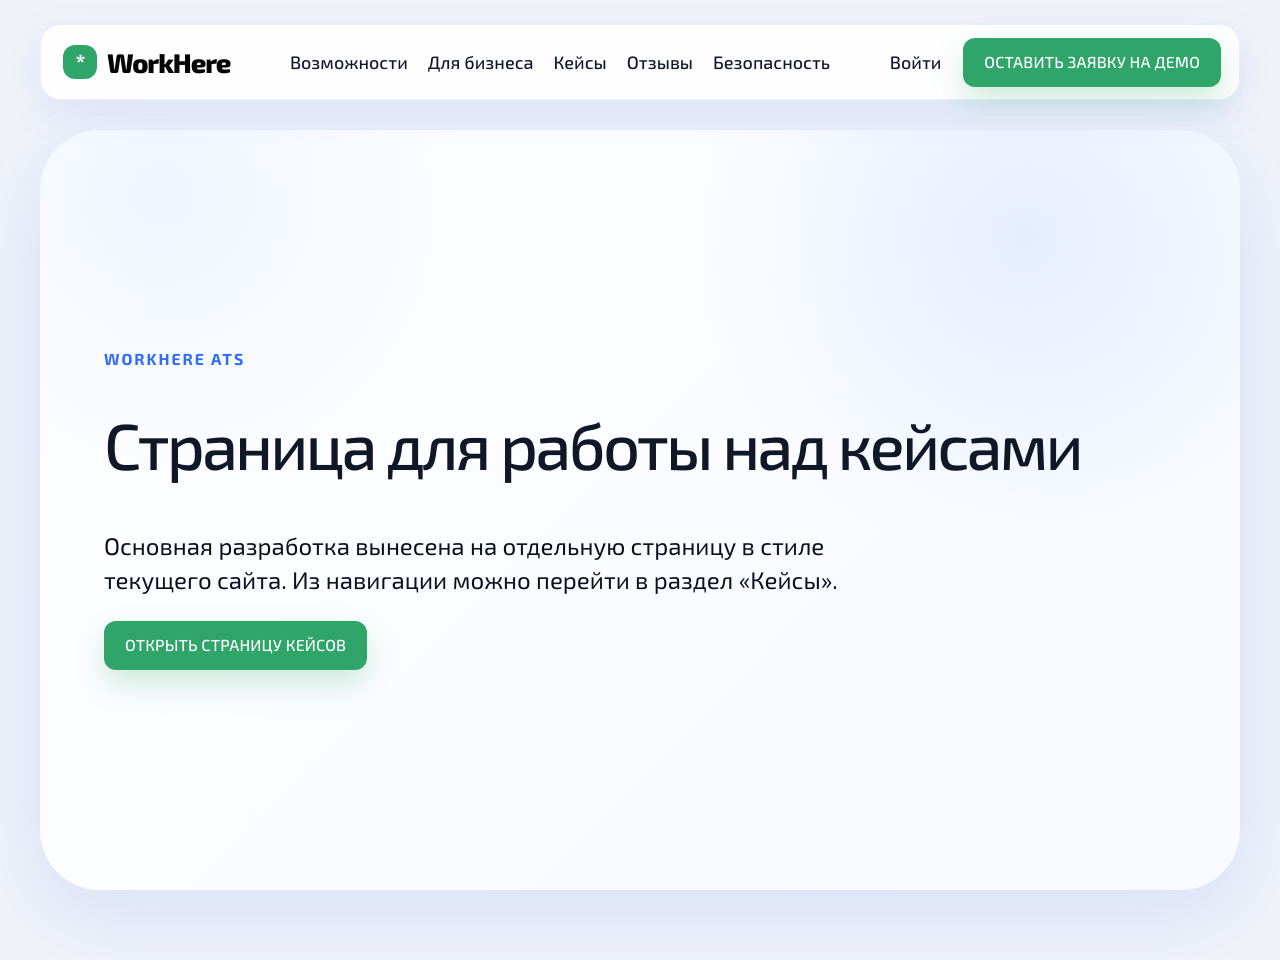
<file: index.html>
<!doctype html>
<html lang="ru">
<head>
  <meta charset="utf-8">
  <meta name="viewport" content="width=device-width, initial-scale=1">
  <title>WorkHere</title>
  <meta name="description" content="Стартовая страница WorkHere ATS.">
  <link rel="stylesheet" href="styles.css?v=main-style-26">
</head>
<body>
<div class="page" id="top">
  <div class="page__header">
    <div class="container">
      <header class="header">
        <a class="logo" href="index.html" aria-label="WorkHere">
          <span class="logo__mark" aria-hidden="true">*</span>
          <span>WorkHere</span>
        </a>
        <div class="header__nav">
          <nav class="nav" aria-label="Основная навигация">
            <a class="nav__link" href="#features">Возможности</a>
            <a class="nav__link" href="#business">Для бизнеса</a>
            <a class="nav__link" href="cases.html">Кейсы</a>
            <a class="nav__link" href="#reviews">Отзывы</a>
            <a class="nav__link" href="#security">Безопасность</a>
          </nav>
        </div>
        <div class="header__actions">
          <a class="header__login" href="#">Войти</a>
          <div class="header__button">
            <a class="button button--primary" href="cases.html#demo-request">Оставить заявку на демо</a>
          </div>
        </div>
      </header>
    </div>
  </div>

  <main class="home-preview">
    <section class="home-preview__panel" aria-labelledby="home-title">
      <p class="cases-hero__eyebrow">WorkHere ATS</p>
      <h1 class="cases-hero__title" id="home-title">Страница для работы над кейсами</h1>
      <p class="cases-hero__lead">Основная разработка вынесена на отдельную страницу в стиле текущего сайта. Из навигации можно перейти в раздел «Кейсы».</p>
      <a class="button button--primary" href="cases.html">Открыть страницу кейсов</a>
    </section>
  </main>
</div>
</body>
</html>
</file>
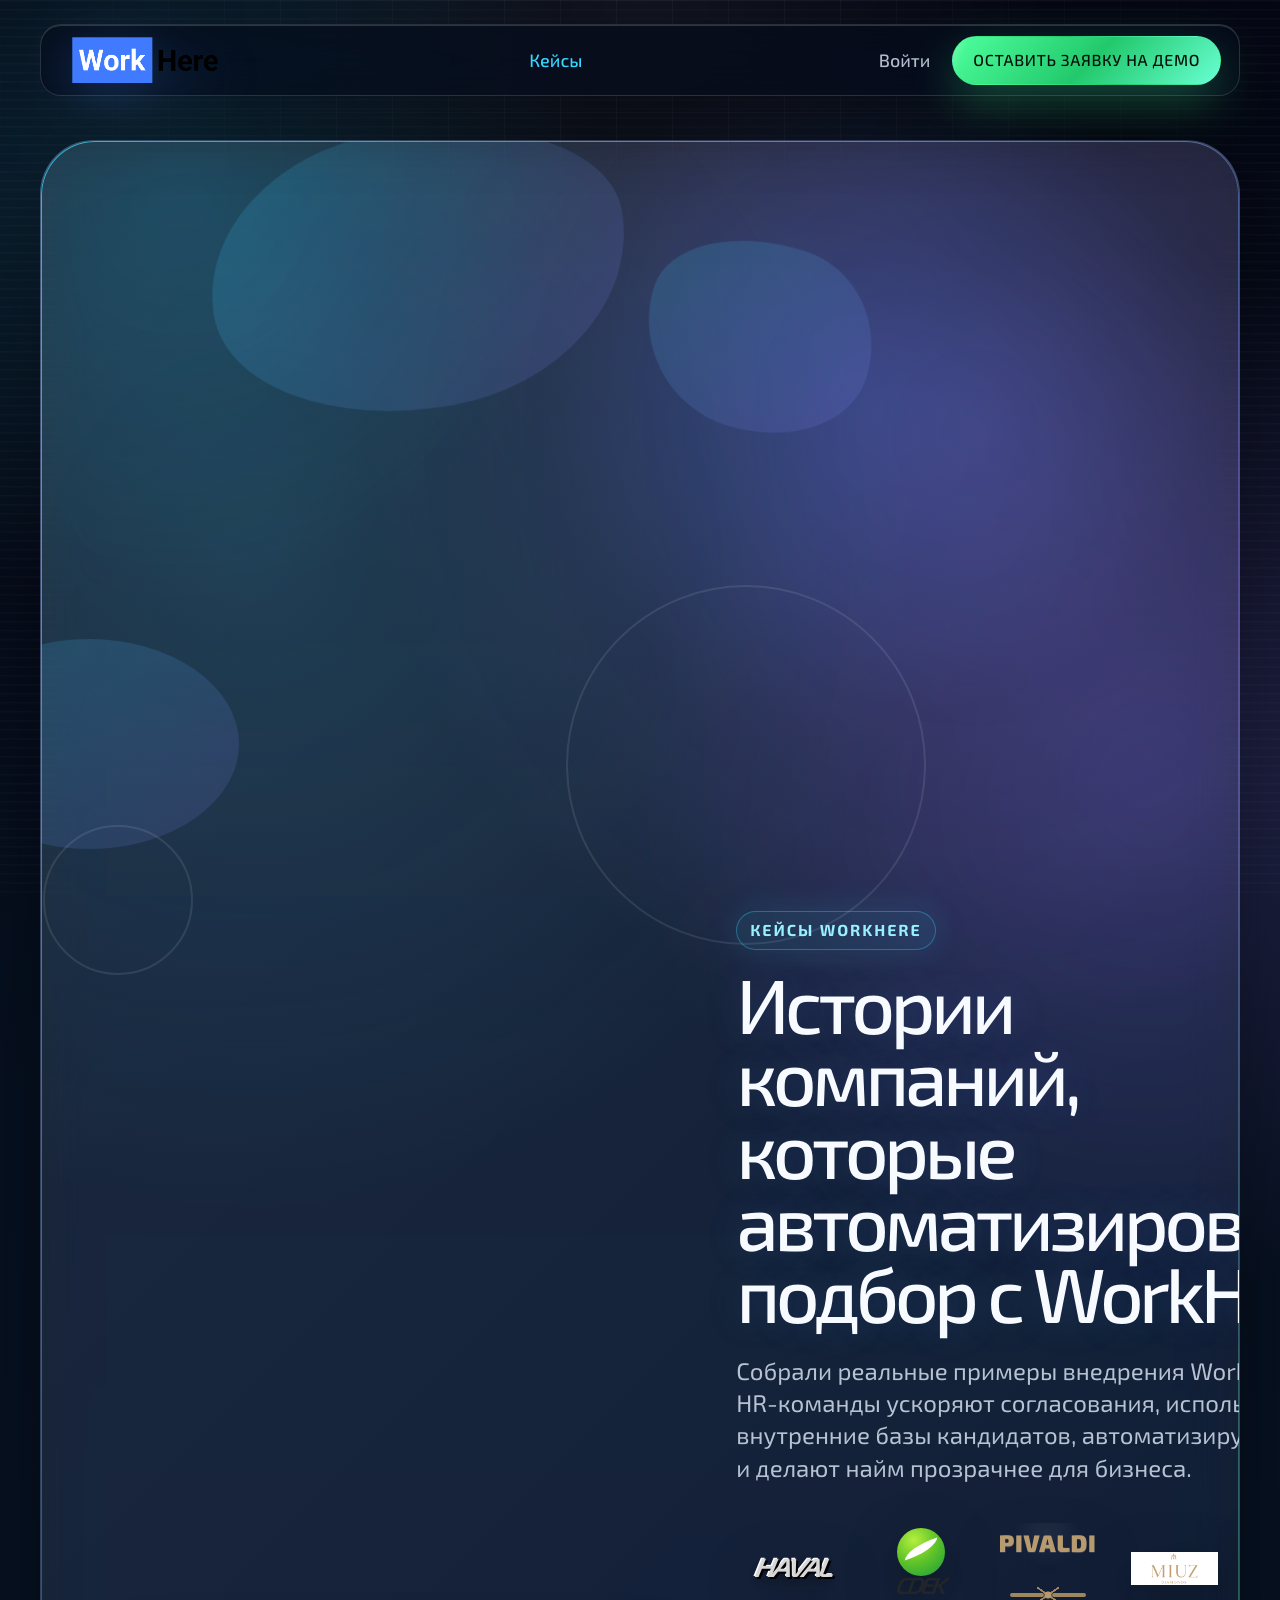
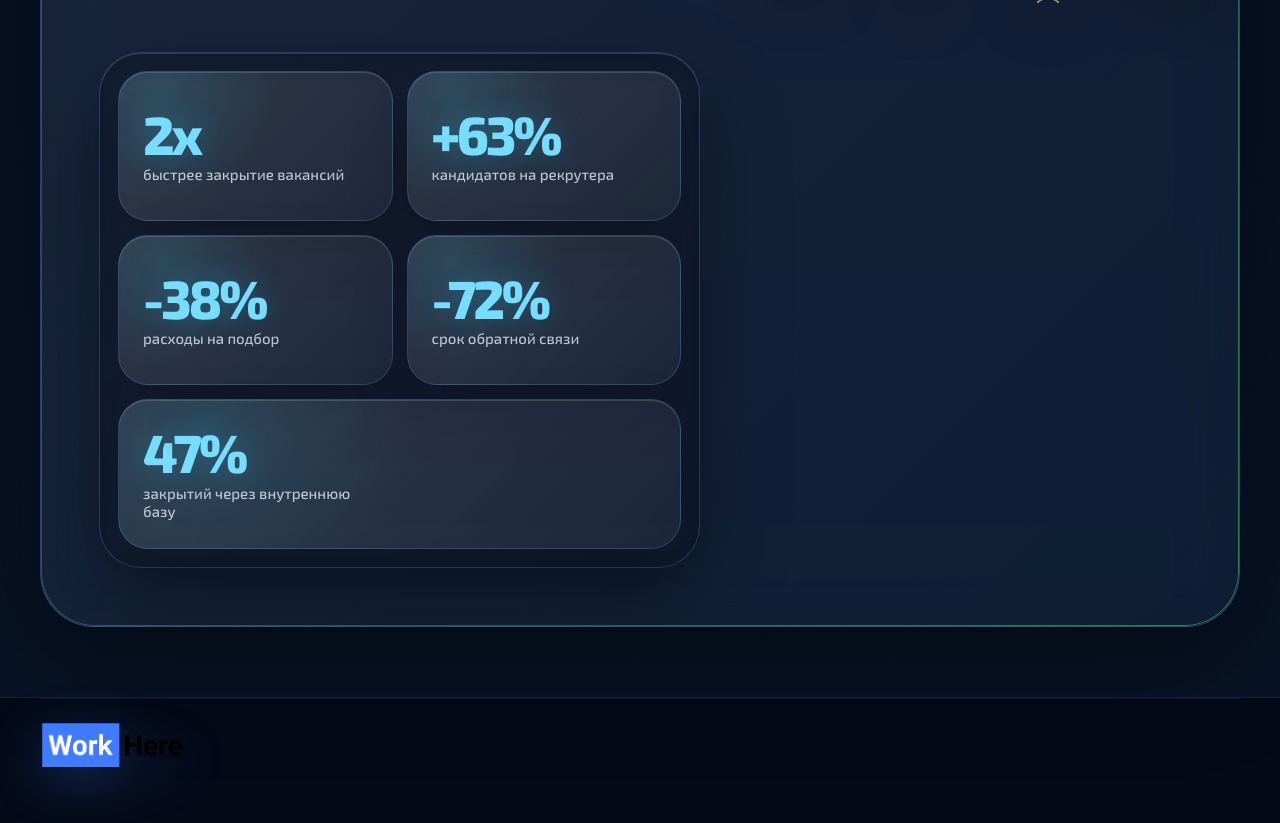
<file: cases-edit.html>
<!doctype html>
<html lang="ru">
<head>
  <meta charset="utf-8">
  <meta name="viewport" content="width=device-width, initial-scale=1">
  <title>Кейсы клиентов WorkHere — design lab</title>
  <meta name="description" content="Реальные истории компаний, которые ускорили найм и снизили затраты с помощью ATS WorkHere.">
  <link rel="stylesheet" href="styles-edit.css?v=edit-11">
</head>
<body class="design-lab">
<div class="page" id="top">
  <div class="page__header">
    <div class="container">
      <header class="header">
        <a class="logo logo--image" href="index.html" aria-label="WorkHere">
          <img class="logo__image" src="%D0%BB%D0%BE%D0%B3%D0%BE.png" alt="WorkHere" decoding="async" fetchpriority="high">
        </a>

        <div class="header__nav">
          <nav class="nav" aria-label="Основная навигация">
            <a class="nav__link nav__link--active" href="cases-edit.html">Кейсы</a>
          </nav>
        </div>

        <div class="header__actions">
          <a class="header__login" href="#">Войти</a>
          <div class="header__button">
            <a class="button button--primary" href="#demo-request">Оставить заявку на демо</a>
          </div>
          <button class="header__burger-btn" type="button" aria-label="Открыть меню" aria-controls="mobile-menu" aria-expanded="false">
            <svg width="24" height="24" viewBox="0 0 24 24" fill="none" xmlns="http://www.w3.org/2000/svg" aria-hidden="true">
              <path d="M3 6H21V8H3V6ZM3 11H21V13H3V11ZM3 16H21V18H3V16Z" fill="currentColor"/>
            </svg>
          </button>
        </div>
      </header>
    </div>
  </div>

  <div class="mobile-menu" id="mobile-menu" aria-hidden="true">
    <div class="mobile-menu__panel">
      <div class="mobile-menu__header">
        <a class="logo logo--image" href="index.html" aria-label="WorkHere">
          <img class="logo__image" src="%D0%BB%D0%BE%D0%B3%D0%BE.png" alt="WorkHere" loading="lazy" decoding="async">
        </a>
        <button class="mobile-menu__close" type="button" aria-label="Закрыть меню">&times;</button>
      </div>
      <nav class="mobile-menu__nav" aria-label="Мобильная навигация">
        <a class="mobile-menu__link" href="cases-edit.html">Кейсы</a>
      </nav>
      <div class="mobile-menu__actions">
        <a class="button button--secondary" href="#">Войти</a>
        <a class="button button--primary" href="#demo-request">Оставить заявку на демо</a>
      </div>
    </div>
  </div>

  <main>
    <section class="cases-page__hero-alt" aria-labelledby="cases-alt-title">
      <div class="cases-page__inner">
        <div class="cases-intro">
          <span class="cases-intro__shape cases-intro__shape--blue" aria-hidden="true"></span>
          <span class="cases-intro__shape cases-intro__shape--green" aria-hidden="true"></span>
          <span class="cases-intro__shape cases-intro__shape--orange" aria-hidden="true"></span>
          <span class="cases-intro__line cases-intro__line--one" aria-hidden="true"></span>
          <span class="cases-intro__line cases-intro__line--two" aria-hidden="true"></span>
          <div class="cases-intro__content">
            <p class="cases-hero__eyebrow">Кейсы WorkHere</p>
            <h2 class="cases-intro__title" id="cases-alt-title">Истории компаний, которые автоматизировали подбор с WorkHere</h2>
            <p class="cases-intro__lead">Собрали реальные примеры внедрения WorkHere: как HR-команды ускоряют согласования, используют внутренние базы кандидатов, автоматизируют рутину и делают найм прозрачнее для бизнеса.</p>

            <nav class="cases-intro__nav" aria-label="Навигация по кейсам в первом блоке">
              <a class="cases-intro__case cases-intro__case--ready" href="#haval-case" data-case-tab aria-controls="haval-case" aria-selected="false">
                <span class="cases-intro__case-logo case-card__logo case-card__logo--haval" aria-label="Логотип Haval">
                  <span>HAVAL</span>
                </span>
                <strong>Haval</strong>
              </a>
              <a class="cases-intro__case cases-intro__case--ready" href="#cdek-case" data-case-tab aria-controls="cdek-case" aria-selected="false">
                <span class="cases-intro__case-logo case-card__logo case-card__logo--cdek" aria-label="Логотип СДЭК">
                  <span class="case-card__logo-orbit" aria-hidden="true"></span>
                  <span class="case-card__logo-word">CDEK</span>
                </span>
                <strong>СДЭК</strong>
              </a>
              <a class="cases-intro__case cases-intro__case--ready" href="#pivaldi-case" data-case-tab aria-controls="pivaldi-case" aria-selected="false">
                <span class="cases-intro__case-logo case-card__logo case-card__logo--pivaldi" aria-label="Логотип Pivaldi">
                  <span class="pivaldi-logo__word">PIVALDI</span>
                  <span class="pivaldi-logo__ornament" aria-hidden="true"></span>
                </span>
                <strong>Pivaldi</strong>
              </a>
              <a class="cases-intro__case cases-intro__case--ready" href="#miuz-case" data-case-tab aria-controls="miuz-case" aria-selected="false">
                <span class="cases-intro__case-logo case-card__logo case-card__logo--miuz" aria-label="Логотип MIUZ Diamonds">
                  <img src="%D0%BC%D0%B8%D1%83%D0%B7.png" alt="MIUZ Diamonds" decoding="async">
                </span>
                <strong>MIUZ</strong>
              </a>
              <a class="cases-intro__case cases-intro__case--ready" href="#radisson-case" data-case-tab aria-controls="radisson-case" aria-selected="false">
                <span class="cases-intro__case-logo case-card__logo case-card__logo--radisson" aria-label="Логотип Radisson Rosa Khutor">
                  <img src="%D1%80%D1%8D%D0%B4%D0%B8%D1%81%D1%81%D0%BE%D0%BD.jpg" alt="Radisson Rosa Khutor" decoding="async">
                </span>
                <strong>Radisson</strong>
              </a>
            </nav>
          </div>

          <div class="cases-intro__clouds" aria-label="Ключевые результаты по кейсам">
            <div class="cases-intro__cloud cases-intro__cloud--blue">
              <strong>2x</strong>
              <span>быстрее закрытие вакансий</span>
            </div>
            <div class="cases-intro__cloud cases-intro__cloud--green">
              <strong>+63%</strong>
              <span>кандидатов на рекрутера</span>
            </div>
            <div class="cases-intro__cloud cases-intro__cloud--orange">
              <strong>-38%</strong>
              <span>расходы на подбор</span>
            </div>
            <div class="cases-intro__cloud cases-intro__cloud--mint">
              <strong>-72%</strong>
              <span>срок обратной связи</span>
            </div>
            <div class="cases-intro__cloud cases-intro__cloud--cream">
              <strong>47%</strong>
              <span>закрытий через внутреннюю базу</span>
            </div>
          </div>
        </div>
      </div>
    </section>

    <section class="cases-page__case" id="haval-case" aria-labelledby="haval-title" hidden>
      <div class="cases-page__inner">
        <article class="case-detail">
          <div class="case-detail__intro">
            <div>
              <p class="section-eyebrow">Кейс Haval</p>
              <h2 class="case-detail__title" id="haval-title">Как Haval ускорил найм в 2 раза и сократил расходы на подбор за 4 месяца</h2>
              <p class="case-detail__lead">Когда команда Haval начала активно расширять сеть дилерских центров и усиливать производственные команды, HR-отдел столкнулся с ростом нагрузки: вакансии согласовывались слишком долго, кандидаты терялись в таблицах и переписках, а бюджеты на подбор увеличивались быстрее, чем эффективность процесса.</p>
            </div>
            <aside class="case-detail__aside" aria-label="Краткие факты кейса">
              <div class="case-fact">
                <strong>4 месяца</strong>
                <span>период до измеримых результатов после внедрения</span>
              </div>
              <div class="case-fact">
                <strong>HR + бизнес</strong>
                <span>единый контур для рекрутеров и нанимающих менеджеров</span>
              </div>
              <div class="case-fact">
                <strong>SLA</strong>
                <span>контроль сроков согласований и обратной связи</span>
              </div>
            </aside>
          </div>

          <div class="case-detail__columns">
            <section class="case-block" aria-labelledby="task-title">
              <h3 class="case-block__title" id="task-title">Задача</h3>
              <ul class="case-list">
                <li>ускорить закрытие вакансий;</li>
                <li>сократить время согласования заявок у нанимающих менеджеров;</li>
                <li>снизить расходы на подбор;</li>
                <li>сделать процесс найма прозрачным для HR-команды и руководителей.</li>
              </ul>
            </section>

            <section class="case-block case-block--blue" aria-labelledby="done-title">
              <h3 class="case-block__title" id="done-title">Что сделали</h3>
              <ul class="case-list">
                <li>внедрили единую ATS для рекрутеров и нанимающих менеджеров;</li>
                <li>настроили автоматическое движение кандидатов по этапам;</li>
                <li>подключили интеграции с job-сайтами и календарями;</li>
                <li>подключили прямую интеграцию с мессенджером Max, чтобы рекрутеры могли быстрее связываться с кандидатами и вести коммуникации из единого контура;</li>
                <li>добавили шаблоны коммуникаций и автоворонки;</li>
                <li>настроили внутренний чат WorkHere для коммуникации рекрутеров и нанимающих менеджеров по заявкам, кандидатам и этапам подбора;</li>
                <li>настроили SLA и напоминания для руководителей;</li>
                <li>вывели аналитику по скорости, стоимости и эффективности найма.</li>
              </ul>
            </section>
          </div>

          <section class="case-results" aria-labelledby="results-title">
            <div class="case-results__head">
              <h3 class="case-results__title" id="results-title">Результаты за 4 месяца</h3>
              <span class="case-results__tag">Измеримый эффект</span>
            </div>
            <div class="metrics-grid">
              <div class="metric-card">
                <span class="metric-card__value">2x</span>
                <p class="metric-card__text">скорость закрытия вакансий выросла в 2 раза</p>
              </div>
              <div class="metric-card">
                <span class="metric-card__value">+63%</span>
                <p class="metric-card__text">количество обработанных кандидатов на одного рекрутера выросло</p>
              </div>
              <div class="metric-card">
                <span class="metric-card__value">1,5</span>
                <p class="metric-card__text">дня вместо 5 дней стало занимать согласование заявки</p>
              </div>
              <div class="metric-card">
                <span class="metric-card__value">-72%</span>
                <p class="metric-card__text">срок обратной связи от нанимающих менеджеров снизился</p>
              </div>
              <div class="metric-card">
                <span class="metric-card__value">-38%</span>
                <p class="metric-card__text">расходы на внешний подбор и ручные процессы сократились</p>
              </div>
            </div>
          </section>

          <section class="case-change case-change--messengers" aria-labelledby="change-title">
            <div class="case-change__box">
              <div class="case-change__content">
                <h3 class="case-change__title" id="change-title">Что изменилось</h3>
                <div class="case-change__messengers" aria-label="Подключенные мессенджеры">
                  <img class="messenger-icon messenger-icon--tg" src="%D1%82%D0%B3.png" alt="Telegram" loading="lazy" decoding="async">
                  <img class="messenger-icon messenger-icon--viber" src="%D0%B2%D0%B0%D0%B9%D0%B1%D0%B5%D1%80.png" alt="Viber" loading="lazy" decoding="async">
                  <img class="messenger-icon messenger-icon--wa" src="%D0%B2%D0%B0.png" alt="WhatsApp" loading="lazy" decoding="async">
                  <img class="messenger-icon messenger-icon--max" src="%D0%BC%D0%B0%D0%BA%D1%81.webp" alt="Max" loading="lazy" decoding="async">
                </div>
              </div>
              <p class="case-change__text">После внедрения WorkHere руководители стали быстрее согласовывать заявки и давать обратную связь, рекрутеры перестали тратить время на ручные операции, а HR-команда получила прозрачную аналитику по каждому этапу подбора. Прямая интеграция с мессенджером Max упростила ежедневную коммуникацию рекрутеров, а встроенный внутренний чат помог обсуждать кандидатов и заявки с нанимающими менеджерами внутри системы, без разрозненных переписок. Компания смогла масштабировать найм без расширения HR-команды и сохранить контроль над бюджетами.</p>
            </div>
          </section>
        </article>
      </div>
    </section>

    <section class="cases-page__case" id="cdek-case" aria-labelledby="cdek-title" hidden>
      <div class="cases-page__inner">
        <article class="case-detail case-detail--cdek">
          <div class="case-detail__intro">
            <div>
              <p class="section-eyebrow">Кейс СДЭК</p>
              <h2 class="case-detail__title" id="cdek-title">Как СДЭК выстроил системный найм и ускорил работу рекрутеров с помощью WorkHere</h2>
              <p class="case-detail__lead">Компания СДЭК ежедневно ведет подбор сотрудников сразу по нескольким направлениям: офисные специалисты, линейный персонал, сотрудники складов и франчайзинговые подразделения. При высоких объемах найма HR-команда сталкивалась с разрозненной базой кандидатов, сложной коммуникацией между филиалами, долгими согласованиями и большим количеством ручных процессов.</p>
            </div>
            <aside class="case-detail__aside" aria-label="Краткие факты кейса СДЭК">
              <div class="case-fact">
                <strong>5 месяцев</strong>
                <span>период до устойчивых результатов после внедрения</span>
              </div>
              <div class="case-fact">
                <strong>18% → 47%</strong>
                <span>рост доли закрытий через внутреннюю базу кандидатов</span>
              </div>
              <div class="case-fact">
                <strong>ИИ-поиск</strong>
                <span>быстрый поиск релевантных кандидатов внутри собственной базы</span>
              </div>
            </aside>
          </div>

          <div class="case-detail__columns">
            <section class="case-block" aria-labelledby="cdek-task-title">
              <h3 class="case-block__title" id="cdek-task-title">Задача</h3>
              <ul class="case-list">
                <li>объединить разрозненную базу кандидатов и сохранить историю взаимодействий;</li>
                <li>упростить коммуникацию между филиалами и HR-командой;</li>
                <li>сократить долгий процесс согласования заявок на подбор;</li>
                <li>снизить количество дублей соискателей и потерянных кандидатов;</li>
                <li>уменьшить нагрузку на рекрутеров из-за ручных процессов;</li>
                <li>начать эффективно использовать большую внутреннюю базу кандидатов.</li>
              </ul>
            </section>

            <section class="case-block case-block--blue" aria-labelledby="cdek-done-title">
              <h3 class="case-block__title" id="cdek-done-title">Что внедрили</h3>
              <ul class="case-list">
                <li>единую базу кандидатов с сохранением всей истории взаимодействия;</li>
                <li>ИИ-поиск по внутренней базе кандидатов;</li>
                <li>функционал работы с дублями соискателей;</li>
                <li>автоматизацию этапов подбора и коммуникаций;</li>
                <li>аналитику по вакансиям, этапам и конверсии;</li>
                <li>интеграции с внешними источниками резюме;</li>
                <li>согласование заявок на подбор для нанимающих менеджеров;</li>
                <li>возможность отправлять ссылку на создание заявки без авторизации в системе.</li>
              </ul>
            </section>
          </div>

          <section class="case-results" aria-labelledby="cdek-results-title">
            <div class="case-results__head">
              <h3 class="case-results__title" id="cdek-results-title">Результаты за 5 месяцев</h3>
              <span class="case-results__tag">Системный найм</span>
            </div>
            <div class="metrics-grid metrics-grid--cdek">
              <div class="metric-card">
                <span class="metric-card__value">+58%</span>
                <p class="metric-card__text">количество обработанных кандидатов на одного рекрутера увеличилось</p>
              </div>
              <div class="metric-card">
                <span class="metric-card__value">47%</span>
                <p class="metric-card__text">доля закрытий через внутреннюю базу выросла с 18% до 47%</p>
              </div>
              <div class="metric-card">
                <span class="metric-card__value">1 день</span>
                <p class="metric-card__text">вместо 4–5 дней стало занимать согласование заявки</p>
              </div>
              <div class="metric-card">
                <span class="metric-card__value">-64%</span>
                <p class="metric-card__text">количество потерянных кандидатов между этапами снизилось</p>
              </div>
              <div class="metric-card">
                <span class="metric-card__value">3x</span>
                <p class="metric-card__text">количество дублей кандидатов сократилось более чем в 3 раза</p>
              </div>
              <div class="metric-card">
                <span class="metric-card__value">-52%</span>
                <p class="metric-card__text">время обработки откликов сократилось</p>
              </div>
            </div>
          </section>

          <section class="case-change case-change--media" aria-labelledby="cdek-change-title">
            <div class="case-change__box">
              <div class="case-change__content">
                <h3 class="case-change__title" id="cdek-change-title">Что изменилось внутри компании</h3>
                <figure class="case-change__media">
                  <img class="case-change__image" src="%D0%B4%D1%83%D0%B1%D0%BB%D0%B8.png" alt="Окно сравнения дублей кандидатов в WorkHere" loading="lazy" decoding="async">
                </figure>
              </div>
              <p class="case-change__text">После внедрения WorkHere HR-команда СДЭК получила единое пространство для работы с кандидатами, а руководители — понятный и быстрый процесс запуска подбора. Рекрутеры перестали тратить время на ручной поиск кандидатов в разрозненных базах и рутинную обработку дублей. Особенно заметный эффект компания увидела в работе распределенных филиалов: коммуникация между офисами и HR стала быстрее, а запуск новых вакансий перестал зависеть от сложных внутренних согласований.</p>
            </div>
          </section>
        </article>
      </div>
    </section>

    <section class="cases-page__case" id="pivaldi-case" aria-labelledby="pivaldi-title" hidden>
      <div class="cases-page__inner">
        <article class="case-detail case-detail--pivaldi">
          <div class="case-detail__intro">
            <div>
              <p class="section-eyebrow">Кейс Pivaldi</p>
              <h2 class="case-detail__title" id="pivaldi-title">3 шага к эффективному найму для сети ресторанов Pivaldi</h2>
              <p class="case-detail__lead">За красивым сервисом и бесперебойной работой каждого ресторана стоит огромная работа HR-команды. Pivaldi — крупная сеть ресторанов и пивоварен, объединяющая более 50 заведений. Для компании массовый найм является непрерывным процессом: открываются новые точки, растет штат, требуется постоянное привлечение официантов, поваров, барменов, сотрудников клининга и других специалистов линейного персонала.</p>
            </div>
            <aside class="case-detail__aside" aria-label="Краткие факты кейса Pivaldi">
              <div class="case-fact">
                <strong>50+</strong>
                <span>заведений в сети ресторанов и пивоварен Pivaldi</span>
              </div>
              <div class="case-fact">
                <strong>100</strong>
                <span>собеседований в день проходило через команду в пиковые периоды</span>
              </div>
              <div class="case-fact">
                <strong>до 6 дней</strong>
                <span>занял перенос многотысячной базы кандидатов в WorkHere</span>
              </div>
            </aside>
          </div>

          <section class="case-story" aria-labelledby="pivaldi-context-title">
            <div class="case-story__box">
              <h3 class="case-story__title" id="pivaldi-context-title">100 собеседований в день и десятки источников кандидатов: почему Pivaldi понадобилась новая ATS</h3>
              <div class="pivaldi-context">
                <div class="pivaldi-context__column">
                  <p class="case-story__lead">Когда количество вакансий измеряется десятками, а поток кандидатов — сотнями ежемесячно, эффективность процессов найма напрямую влияет на бизнес-результаты компании. Именно с такой задачей команда Pivaldi обратилась в WorkHere.</p>
                  <p class="case-story__lead">На момент знакомства с WorkHere подбор персонала в компании вели четыре рекрутера. Каждый день через команду проходил большой объем кандидатов, а в пиковые периоды количество собеседований достигало 100 в день.</p>
                  <p class="case-story__lead">Основная сложность заключалась не в поиске кандидатов, а в управлении огромным потоком информации.</p>
                  <p class="case-story__lead">Кандидаты приходили сразу из нескольких каналов: HeadHunter, Авито, Joblab, социальных сетей и других источников. Данные были распределены между кадровым резервом в Сберподборе и таблицами, что усложняло контроль воронки подбора и увеличивало количество ручной работы.</p>
                </div>
                <div class="pivaldi-context__column pivaldi-context__column--accent">
                  <p class="case-story__lead">Кроме того, компании было важно:</p>
                  <ul class="case-list">
                    <li>сохранить накопленную базу кандидатов из Сберподбора;</li>
                    <li>видеть реальную эффективность каждого источника привлечения соискателей;</li>
                    <li>сократить время на рутинные операции;</li>
                    <li>обеспечить прозрачность процессов для HR-команды и руководителей;</li>
                    <li>подготовить систему, которая сможет поддерживать дальнейший рост компании без увеличения административной нагрузки на рекрутеров.</li>
                  </ul>
                  <p class="case-story__note">Фактически компании требовалась не просто ATS, а полноценная платформа для управления массовым подбором.</p>
                </div>
              </div>
            </div>
          </section>

          <section class="case-story case-story--blue" aria-labelledby="pivaldi-steps-title">
            <div class="case-story__box">
              <h3 class="case-story__title" id="pivaldi-steps-title">От разрозненных данных к единой системе</h3>
              <p class="case-story__lead">Работа с командой Pivaldi началась с детального изучения текущих процессов подбора. Переход к эффективному найму выстроили в три последовательных шага.</p>
              <div class="case-story__grid case-story__grid--three">
                <article class="case-story__item">
                  <h4>Шаг №1. Последовательный перенос базы</h4>
                  <p>Первичной задачей стал перенос базы кандидатов из Сберподбора. Важно было сохранить всю накопленную историю взаимодействия и обеспечить бесшовный переход на новую систему. Весь процесс переноса многотысячной базы занял до 6 дней.</p>
                </article>
                <article class="case-story__item">
                  <h4>Шаг №2. Автоматизация коммуникаций</h4>
                  <p>После миграции данных мы объединили каналы привлечения в одном интерфейсе, адаптировали воронки подбора под специфику подразделений, автоматизировали обработку откликов через двусторонние интеграции и внедрили шаблоны коммуникаций с кандидатами.</p>
                </article>
                <article class="case-story__item">
                  <h4>Шаг №3. Аналитика под процессы компании</h4>
                  <p>Дополнительно настроили аналитику по эффективности рекрутеров и источников привлечения, а автоматическая отправка отчетов на почту ускорила коммуникацию между отделом подбора и нанимающими менеджерами.</p>
                </article>
              </div>
              <p class="case-story__lead">Затем подключили AI-рекрутера — чат-бота WorkHere, который действует по заданным сценариям. Рекрутер связывался с кандидатом на hh.ru и Авито напрямую из диалогового окна системы только после того, как кандидат отвечал на вопросы чат-бота. Это позволило отбирать релевантных кандидатов значительно быстрее и проще.</p>
              <p class="case-story__note">В результате команда получила прозрачный и управляемый процесс найма, а рекрутеры смогли отказаться от постоянного переключения между сервисами и управлять всеми этапами подбора в единой системе.</p>
            </div>
          </section>

          <section class="case-story" aria-labelledby="pivaldi-product-title">
            <div class="case-story__box">
              <h3 class="case-story__title" id="pivaldi-product-title">Совместное развитие продукта</h3>
              <p class="case-story__lead">Одним из главных преимуществ сотрудничества стала постоянная обратная связь между командами. Компания начала работать с нами еще в тот момент, когда система только выходила на рынок. Несмотря на ранний этап развития продукта, команда Pivaldi увидела потенциал решения и доверила нам один из самых важных процессов бизнеса — подбор персонала.</p>
              <p class="case-story__lead">По мере роста бизнеса Pivaldi появлялись новые требования к процессам подбора. Многие идеи и пожелания клиента легли в основу развития функциональности WorkHere. Благодаря такому взаимодействию система эволюционировала вместе с потребностями компании, помогая HR-команде справляться с растущими объемами найма без увеличения нагрузки.</p>
            </div>
          </section>

          <section class="case-results" aria-labelledby="pivaldi-results-title">
            <div class="case-results__head">
              <h3 class="case-results__title" id="pivaldi-results-title">Результаты за 6 месяцев</h3>
              <span class="case-results__tag">Автоматизация подбора</span>
            </div>
            <div class="metrics-grid metrics-grid--cdek">
              <div class="metric-card">
                <span class="metric-card__value">+54%</span>
                <p class="metric-card__text">количество обработанных кандидатов на одного рекрутера увеличилось</p>
              </div>
              <div class="metric-card">
                <span class="metric-card__value">+36%</span>
                <p class="metric-card__text">конверсия кандидатов из отклика в интервью увеличилась</p>
              </div>
              <div class="metric-card">
                <span class="metric-card__value">2–3</span>
                <p class="metric-card__text">минуты стало занимать планирование собеседований вместо 15–20 минут</p>
              </div>
              <div class="metric-card">
                <span class="metric-card__value">-81%</span>
                <p class="metric-card__text">количество ошибок и пересечений в расписании снизилось</p>
              </div>
              <div class="metric-card">
                <span class="metric-card__value">-90%</span>
                <p class="metric-card__text">объем ручной подготовки отчетов сократился более чем на 90%</p>
              </div>
              <div class="metric-card">
                <span class="metric-card__value">-43%</span>
                <p class="metric-card__text">время обработки кандидатов сократилось</p>
              </div>
            </div>
          </section>

          <section class="case-change case-change--apps" aria-labelledby="pivaldi-change-title">
            <div class="case-change__box">
              <div class="case-change__content">
                <h3 class="case-change__title" id="pivaldi-change-title">Новый подход к управлению подбором</h3>
                <div class="case-change__apps" aria-label="Интеграции с календарями и почтой">
                  <img class="app-icon app-icon--outlook" src="%D0%9E%D1%83%D1%82%D0%BB%D1%83%D0%BA%D0%9A.png" alt="Outlook" loading="lazy" decoding="async">
                  <img class="app-icon app-icon--google" src="%D0%B3%D1%83%D0%B3%D0%BB%D0%9A.png" alt="Google Calendar" loading="lazy" decoding="async">
                  <img class="app-icon app-icon--yandex" src="%D1%8F%D0%BD%D0%B4%D0%B5%D0%BA%D1%81%D0%9A.jpg" alt="Яндекс Календарь" loading="lazy" decoding="async">
                  <img class="app-icon app-icon--mail" src="%D0%BF%D0%BE%D1%87%D1%82%D0%B0.png" alt="Почта" loading="lazy" decoding="async">
                </div>
              </div>
              <div class="case-change__text">
                <p>История сотрудничества WorkHere и Pivaldi — это не только пример успешной автоматизации процессов найма, но и история доверия. Когда WorkHere только начинал свой путь, команда Pivaldi одной из первых доверила нам автоматизацию важного бизнес-процесса и стала партнером, вместе с которым мы развивали продукт и накапливали экспертизу.</p>
                <p>Сегодня мы продолжаем развивать продукт вместе с клиентами и гордимся тем, что среди них есть такие сильные и масштабные компании, как Pivaldi. Именно сильные партнеры становятся основой стабильного и уверенного роста.</p>
              </div>
            </div>
          </section>
        </article>
      </div>
    </section>

    <section class="cases-page__case" id="miuz-case" aria-labelledby="miuz-title" hidden>
      <div class="cases-page__inner">
        <article class="case-detail case-detail--miuz">
          <div class="case-detail__intro">
            <div>
              <p class="section-eyebrow">Кейс MIUZ Diamonds</p>
              <h2 class="case-detail__title" id="miuz-title">Как MIUZ Diamonds перешёл из E-staff в WorkHere и автоматизировал массовый подбор персонала</h2>
              <p class="case-detail__lead">Директор по персоналу MIUZ Diamonds Мариана Иванова рассказала, почему компания решила отказаться от E-staff, как прошёл переход на WorkHere и какие процессы удалось автоматизировать уже в первые месяцы после внедрения.</p>
            </div>
            <aside class="case-detail__aside" aria-label="Краткие факты кейса MIUZ Diamonds">
              <div class="case-fact">
                <strong>E-staff → WorkHere</strong>
                <span>переход на более гибкую ATS для массового подбора</span>
              </div>
              <div class="case-fact">
                <strong>1С + заказчики</strong>
                <span>интеграция с кадровым контуром и согласованиями</span>
              </div>
              <div class="case-fact">
                <strong>4 месяца</strong>
                <span>период до заметных изменений в эффективности подбора</span>
              </div>
            </aside>
          </div>

          <section class="case-story" aria-labelledby="miuz-problems-title">
            <div class="case-story__box">
              <h3 class="case-story__title" id="miuz-problems-title">С какими проблемами в подборе столкнулся MIUZ Diamonds</h3>
              <p class="case-story__lead">Компания вела активный массовый подбор персонала для розничной сети и долгое время работала в E-staff в связке с Excel. Со временем система перестала справляться с задачами быстрорастущего найма.</p>
              <div class="case-story__grid">
                <article class="case-story__item">
                  <h4>Не хватало полноценной интеграции с 1С</h4>
                  <p>HR-команда вручную переносила данные между системами, а согласование условий найма и обмен различными документами стали занимать слишком много времени.</p>
                </article>
                <article class="case-story__item">
                  <h4>Руководители не были вовлечены в процесс подбора</h4>
                  <p>Из-за отсутствия отдельного блока работы с заказчиками нанимающие менеджеры не видели статусы вакансий и кандидатов, а обратная связь терялась между почтой, Excel и чатами.</p>
                </article>
                <article class="case-story__item">
                  <h4>Не было единой истории коммуникации с кандидатами</h4>
                  <p>Рекрутеры вели переписку в разных каналах, поэтому для восстановления истории общения приходилось вручную искать информацию по каждому кандидату.</p>
                </article>
                <article class="case-story__item">
                  <h4>Аналитика по подбору собиралась вручную</h4>
                  <p>Большая часть отчетности велась в Excel. Команде не хватало прозрачной статистики и возможности строить кастомизированные отчеты под специфику массового найма сети.</p>
                </article>
              </div>
              <p class="case-story__note">В какой-то момент стало очевидно: компании нужна ATS, которая сможет не просто хранить кандидатов, а объединить и автоматизировать весь процесс найма в одной системе.</p>
            </div>
          </section>

          <section class="case-story case-story--blue" aria-labelledby="miuz-choice-title">
            <div class="case-story__box">
              <h3 class="case-story__title" id="miuz-choice-title">Как выбирали новую ATS для рекрутинга</h3>
              <p class="case-story__lead">По словам Марианы, в выборе новой системы участвовали рекрутеры и системные коллеги из IT-департамента. Рассматривали несколько крупных решений, но большинство систем предлагали либо слишком долгую реализацию, либо дорогие и ограниченные доработки. Среди всех решений сразу выделился именно WorkHere.</p>
              <div class="case-story__grid case-story__grid--three">
                <article class="case-story__item">
                  <h4>Интуитивный интерфейс</h4>
                  <p>Команда быстро разобралась в системе без сложного обучения. Разные режимы отображения кандидатов сделали переход удобным даже для сотрудников, которые уже работали в разных ATS.</p>
                </article>
                <article class="case-story__item">
                  <h4>Гибкая кастомизация процессов</h4>
                  <p>В WorkHere можно самостоятельно настраивать разделы системы под отдельную компанию или сотрудника без сложных инструкций и постоянного обращения в техподдержку.</p>
                </article>
                <article class="case-story__item">
                  <h4>Интеграция с 1С и работа с заказчиками</h4>
                  <p>Возможность автоматизировать согласования и связать ATS с кадровым контуром компании стала одним из ключевых факторов для перехода.</p>
                </article>
              </div>
            </div>
          </section>

          <div class="case-detail__columns">
            <section class="case-block" aria-labelledby="miuz-transition-title">
              <h3 class="case-block__title" id="miuz-transition-title">Какие задачи стояли перед командой при переходе на WorkHere</h3>
              <ul class="case-list">
                <li>перейти с E-staff без сложного внедрения и длительного обучения;</li>
                <li>сохранить базу кандидатов и историю коммуникаций;</li>
                <li>автоматизировать обработку откликов;</li>
                <li>сократить переключение между HH.ru, Авито, SuperJob, Работа.ру и Excel;</li>
                <li>уменьшить потери кандидатов между этапами;</li>
                <li>отказаться от ручной аналитики;</li>
                <li>настроить интеграцию с 1С;</li>
                <li>автоматизировать работу с заказчиками внутри системы.</li>
              </ul>
            </section>

            <section class="case-block case-block--blue" aria-labelledby="miuz-1c-title">
              <h3 class="case-block__title" id="miuz-1c-title">Как решили сложности с интеграцией 1С</h3>
              <p class="case-block__text">Главной задачей стало объединение процесса подбора с кадровым контуром 1С. От этой интеграции зависела не только скорость работы HR-команды, но и прозрачность массового найма по всей розничной сети.</p>
              <p class="case-block__text">До внедрения HR вручную переносили данные из 1С, заявки согласовывались через почту и Excel, оргструктура расходилась между системами, а запуск вакансий занимал слишком много времени.</p>
              <ul class="case-list">
                <li>провели аудит процессов подбора и согласований;</li>
                <li>настроили автоматическую передачу оргструктуры, подразделений и ставок из 1С;</li>
                <li>автоматизировали создание вакансий на основе штатного расписания;</li>
                <li>настроили маршруты согласования заявок внутри системы;</li>
                <li>добавили воронки подбора, шаблоны коммуникаций, отправку анкет СБ и автоматическую генерацию офферов.</li>
              </ul>
            </section>
          </div>

          <section class="case-quote" aria-labelledby="miuz-quote-title">
            <div class="case-quote__box">
              <h3 class="case-quote__title" id="miuz-quote-title">Что изменилось внутри компании после перехода</h3>
              <blockquote class="case-quote__text">«С WorkHere подбор наконец стал для нас по-настоящему системным и прозрачным. Особенно ценно, что нам удалось практически бесшовно встроить в процесс быструю обратную связь от заказчиков. Отдельно хочется отметить аналитику: наши отчеты, которые долгое время считались вручную в Excel, теперь автоматически отправляются заказчикам по заранее настроенному сценарию. Но самое важное — команда WorkHere действительно вовлечена: менеджеры всегда на связи, помогают и быстро реагируют на любые запросы».</blockquote>
              <p class="case-quote__author">© Мариана Иванова, Директор по персоналу MIUZ Diamonds</p>
            </div>
          </section>

          <section class="case-results" aria-labelledby="miuz-results-title">
            <div class="case-results__head">
              <h3 class="case-results__title" id="miuz-results-title">Результаты, которых MIUZ Diamonds удалось достичь с WorkHere</h3>
              <span class="case-results__tag">4 месяца</span>
            </div>
            <p class="case-results__lead">Всего за 4 месяца после внедрения компания получила заметные изменения в эффективности подбора:</p>
            <div class="metrics-grid metrics-grid--miuz">
              <div class="metric-card">
                <span class="metric-card__value">+33%</span>
                <p class="metric-card__text">количество нанятых кандидатов выросло</p>
              </div>
              <div class="metric-card">
                <span class="metric-card__value">-69%</span>
                <p class="metric-card__text">количество потерянных кандидатов между этапами сократилось</p>
              </div>
              <div class="metric-card">
                <span class="metric-card__value">+73%</span>
                <p class="metric-card__text">скорость коммуникации с кандидатами увеличилась</p>
              </div>
              <div class="metric-card">
                <span class="metric-card__value">-76%</span>
                <p class="metric-card__text">время подготовки отчетности сократилось</p>
              </div>
              <div class="metric-card">
                <span class="metric-card__value">+34%</span>
                <p class="metric-card__text">конверсия кандидатов из отклика в собеседование увеличилась</p>
              </div>
              <div class="metric-card">
                <span class="metric-card__value">6–7 минут</span>
                <p class="metric-card__text">обработка одного кандидата стала занимать вместо 18–20 минут</p>
              </div>
            </div>
          </section>
        </article>
      </div>
    </section>

    <section class="cases-page__case" id="radisson-case" aria-labelledby="radisson-title" hidden>
      <div class="cases-page__inner">
        <article class="case-detail case-detail--radisson">
          <div class="case-detail__intro">
            <div>
              <p class="section-eyebrow">Кейс Radisson Rosa Khutor</p>
              <h2 class="case-detail__title" id="radisson-title">Как Radisson Rosa Khutor настроил подбор персонала под свои процессы и сократил рутину рекрутеров с помощью WorkHere</h2>
              <p class="case-detail__lead">Компания Radisson Rosa Khutor ведёт постоянный подбор персонала для гостиничного бизнеса: от линейных сотрудников и сервисных служб до административных и управленческих позиций. Из-за высокой сезонности и большого количества одновременно открытых вакансий HR-команде требовалась система, способная гибко адаптироваться под разные процессы подбора.</p>
            </div>
            <aside class="case-detail__aside" aria-label="Краткие факты кейса Radisson Rosa Khutor">
              <div class="case-fact">
                <strong>7 месяцев</strong>
                <span>период до устойчивого эффекта после настройки процессов</span>
              </div>
              <div class="case-fact">
                <strong>ИИ + телефония</strong>
                <span>инструменты рекрутера объединены внутри ATS</span>
              </div>
              <div class="case-fact">
                <strong>Гибкие воронки</strong>
                <span>процессы настроены под разные типы вакансий и команды</span>
              </div>
            </aside>
          </div>

          <div class="case-detail__columns">
            <section class="case-block" aria-labelledby="radisson-task-title">
              <h3 class="case-block__title" id="radisson-task-title">Задача</h3>
              <ul class="case-list">
                <li>адаптировать ATS под внутренние процессы гостиничного бизнеса, а не подстраивать HR-команду под ограничения системы;</li>
                <li>настроить разные воронки и сценарии работы для массового, сезонного, административного и управленческого подбора;</li>
                <li>получить кастомизированные отчёты, глубокую аналитику и прозрачность по эффективности рекрутеров;</li>
                <li>сократить ручную работу, ускорить поиск релевантных кандидатов и обработку большого потока откликов;</li>
                <li>объединить коммуникации, телефонию, аналитику и ИИ-инструменты в одном интерфейсе.</li>
              </ul>
            </section>

            <section class="case-block case-block--blue" aria-labelledby="radisson-done-title">
              <h3 class="case-block__title" id="radisson-done-title">Что внедрили</h3>
              <ul class="case-list">
                <li>гибкие воронки под разные типы вакансий;</li>
                <li>индивидуальные настройки интерфейсов и процессов для рекрутеров;</li>
                <li>кастомизированные отчёты и аналитику;</li>
                <li>автоматизацию подбора, коммуникаций и подготовки офферов;</li>
                <li>интеграции с HR-платформами, рабочими сервисами и телефонией внутри ATS;</li>
                <li>ИИ-инструменты для ранжирования откликов, поиска кандидатов, составления профиля вакансии и требований;</li>
                <li>авторазбор резюме по структуре навыков, ролей и опыта;</li>
                <li>интеллектуальный поиск и ранжирование кандидатов.</li>
              </ul>
            </section>
          </div>

          <section class="case-results" aria-labelledby="radisson-results-title">
            <div class="case-results__head">
              <h3 class="case-results__title" id="radisson-results-title">Результаты за 7 месяцев</h3>
              <span class="case-results__tag">Кастомизация подбора</span>
            </div>
            <div class="metrics-grid metrics-grid--radisson">
              <div class="metric-card">
                <span class="metric-card__value">+48%</span>
                <p class="metric-card__text">скорость закрытия вакансий выросла</p>
              </div>
              <div class="metric-card">
                <span class="metric-card__value">+57%</span>
                <p class="metric-card__text">количество кандидатов, обработанных одним рекрутером, выросло</p>
              </div>
              <div class="metric-card">
                <span class="metric-card__value">+39%</span>
                <p class="metric-card__text">конверсия из отклика в приглашение на интервью увеличилась</p>
              </div>
              <div class="metric-card">
                <span class="metric-card__value">3–5</span>
                <p class="metric-card__text">минут вместо 25–30 минут стала занимать подготовка офферов</p>
              </div>
              <div class="metric-card">
                <span class="metric-card__value">2x</span>
                <p class="metric-card__text">время поиска релевантных кандидатов снизилось более чем в 2 раза</p>
              </div>
              <div class="metric-card">
                <span class="metric-card__value">-44%</span>
                <p class="metric-card__text">время обработки кандидатов по телефону сократилось</p>
              </div>
            </div>
          </section>

          <section class="case-change case-change--radisson" aria-labelledby="radisson-change-title">
            <div class="case-change__box">
              <div class="case-change__content">
                <h3 class="case-change__title" id="radisson-change-title">Что изменилось внутри компании</h3>
                <div class="case-change__radisson-assets" aria-label="Интеграции и ИИ-инструменты Radisson Rosa Khutor">
                  <img class="radisson-tool radisson-tool--mango" src="%D0%BC%D0%B0%D0%BD%D0%B3%D0%BE.png" alt="Mango Office" loading="lazy" decoding="async">
                  <img class="radisson-tool radisson-tool--ai" src="%D0%98%D0%98.png" alt="ИИ-инструменты WorkHere" loading="lazy" decoding="async">
                  <img class="radisson-tool radisson-tool--sipuni" src="%D1%81%D0%B8%D0%BF%D1%83%D0%BD%D0%B8.png" alt="Sipuni" loading="lazy" decoding="async">
                </div>
              </div>
              <p class="case-change__text">После внедрения WorkHere рекрутеры Radisson Rosa Khutor начали работать в более гибкой и удобной среде, где автоматизированы рутинные задачи, телефония встроена прямо в ATS, а вся аналитика собирается в режиме реального времени под запросы клиента. ИИ стал полноценным помощником рекрутера на всех этапах подбора: помогает ранжировать отклики, искать кандидатов, разбирать резюме, составлять профили вакансий и готовить офферы. За счёт этого команда быстрее обрабатывает поток кандидатов и уделяет больше времени качественной оценке соискателей и коммуникации с ними, а не технической рутинной работе.</p>
            </div>
          </section>
        </article>
      </div>
    </section>

    <section class="cases-page__cta" id="demo-request" aria-labelledby="cta-title" hidden>
      <div class="cases-page__inner">
        <div class="cta-panel">
          <div class="cta-panel__content">
            <h2 class="cta-panel__title" id="cta-title">Расскажите нам о своей задаче</h2>
            <p class="cta-panel__text">Покажем, какие процессы можно автоматизировать и где WorkHere поможет ускорить подбор.</p>
          </div>
          <a class="button button--primary" href="mailto:demo@workhere.ru?subject=Запись%20на%20демо%20WorkHere">Записаться на демо</a>
        </div>
      </div>
    </section>
  </main>

  <footer class="footer">
    <div class="footer__inner">
      <img class="footer__logo" src="%D0%BB%D0%BE%D0%B3%D0%BE.png" alt="WorkHere" loading="lazy" decoding="async">
    </div>
  </footer>
</div>

<script>
  const menu = document.querySelector('#mobile-menu');
  const burger = document.querySelector('.header__burger-btn');
  const close = document.querySelector('.mobile-menu__close');
  const links = document.querySelectorAll('.mobile-menu a');

  function setMenu(open) {
    menu.classList.toggle('is-open', open);
    menu.setAttribute('aria-hidden', String(!open));
    burger.setAttribute('aria-expanded', String(open));
    document.body.style.overflow = open ? 'hidden' : '';
  }

  burger.addEventListener('click', () => setMenu(true));
  close.addEventListener('click', () => setMenu(false));
  links.forEach((link) => link.addEventListener('click', () => setMenu(false)));

  const caseTabs = document.querySelectorAll('[data-case-tab]');
  const caseSections = document.querySelectorAll('.cases-page__case');
  const cta = document.querySelector('#demo-request');

  function showCase(caseId, shouldScroll = true) {
    const targetCase = document.querySelector(caseId);

    if (!targetCase) return;

    caseSections.forEach((caseSection) => {
      caseSection.hidden = caseSection !== targetCase;
    });

    caseTabs.forEach((tab) => {
      const active = tab.getAttribute('href') === caseId;
      tab.classList.toggle('is-active', active);
      tab.setAttribute('aria-selected', String(active));
    });

    if (cta) {
      cta.hidden = false;
    }

    if (shouldScroll) {
      targetCase.scrollIntoView({ behavior: 'smooth', block: 'start' });
    }
  }

  caseTabs.forEach((tab) => {
    tab.addEventListener('click', (event) => {
      event.preventDefault();
      const caseId = tab.getAttribute('href');
      showCase(caseId);
      history.pushState(null, '', caseId);
    });
  });

  if (window.location.hash && Array.from(caseSections).some((caseSection) => `#${caseSection.id}` === window.location.hash)) {
    showCase(window.location.hash, false);
  }

  const revealItems = document.querySelectorAll('.cases-intro, .case-detail, .cta-panel, .case-block, .metric-card, .case-story__box, .case-quote__box, .case-change__box');

  if ('IntersectionObserver' in window) {
    const revealObserver = new IntersectionObserver((entries) => {
      entries.forEach((entry) => {
        if (entry.isIntersecting) {
          entry.target.classList.add('is-revealed');
          revealObserver.unobserve(entry.target);
        }
      });
    }, { threshold: 0.12 });

    revealItems.forEach((item) => revealObserver.observe(item));
  } else {
    revealItems.forEach((item) => item.classList.add('is-revealed'));
  }

  window.addEventListener('pointermove', (event) => {
    if (window.matchMedia('(pointer: fine)').matches) {
      document.documentElement.style.setProperty('--pointer-x', `${event.clientX}px`);
      document.documentElement.style.setProperty('--pointer-y', `${event.clientY}px`);
    }
  }, { passive: true });

</script>
</body>
</html>
</file>
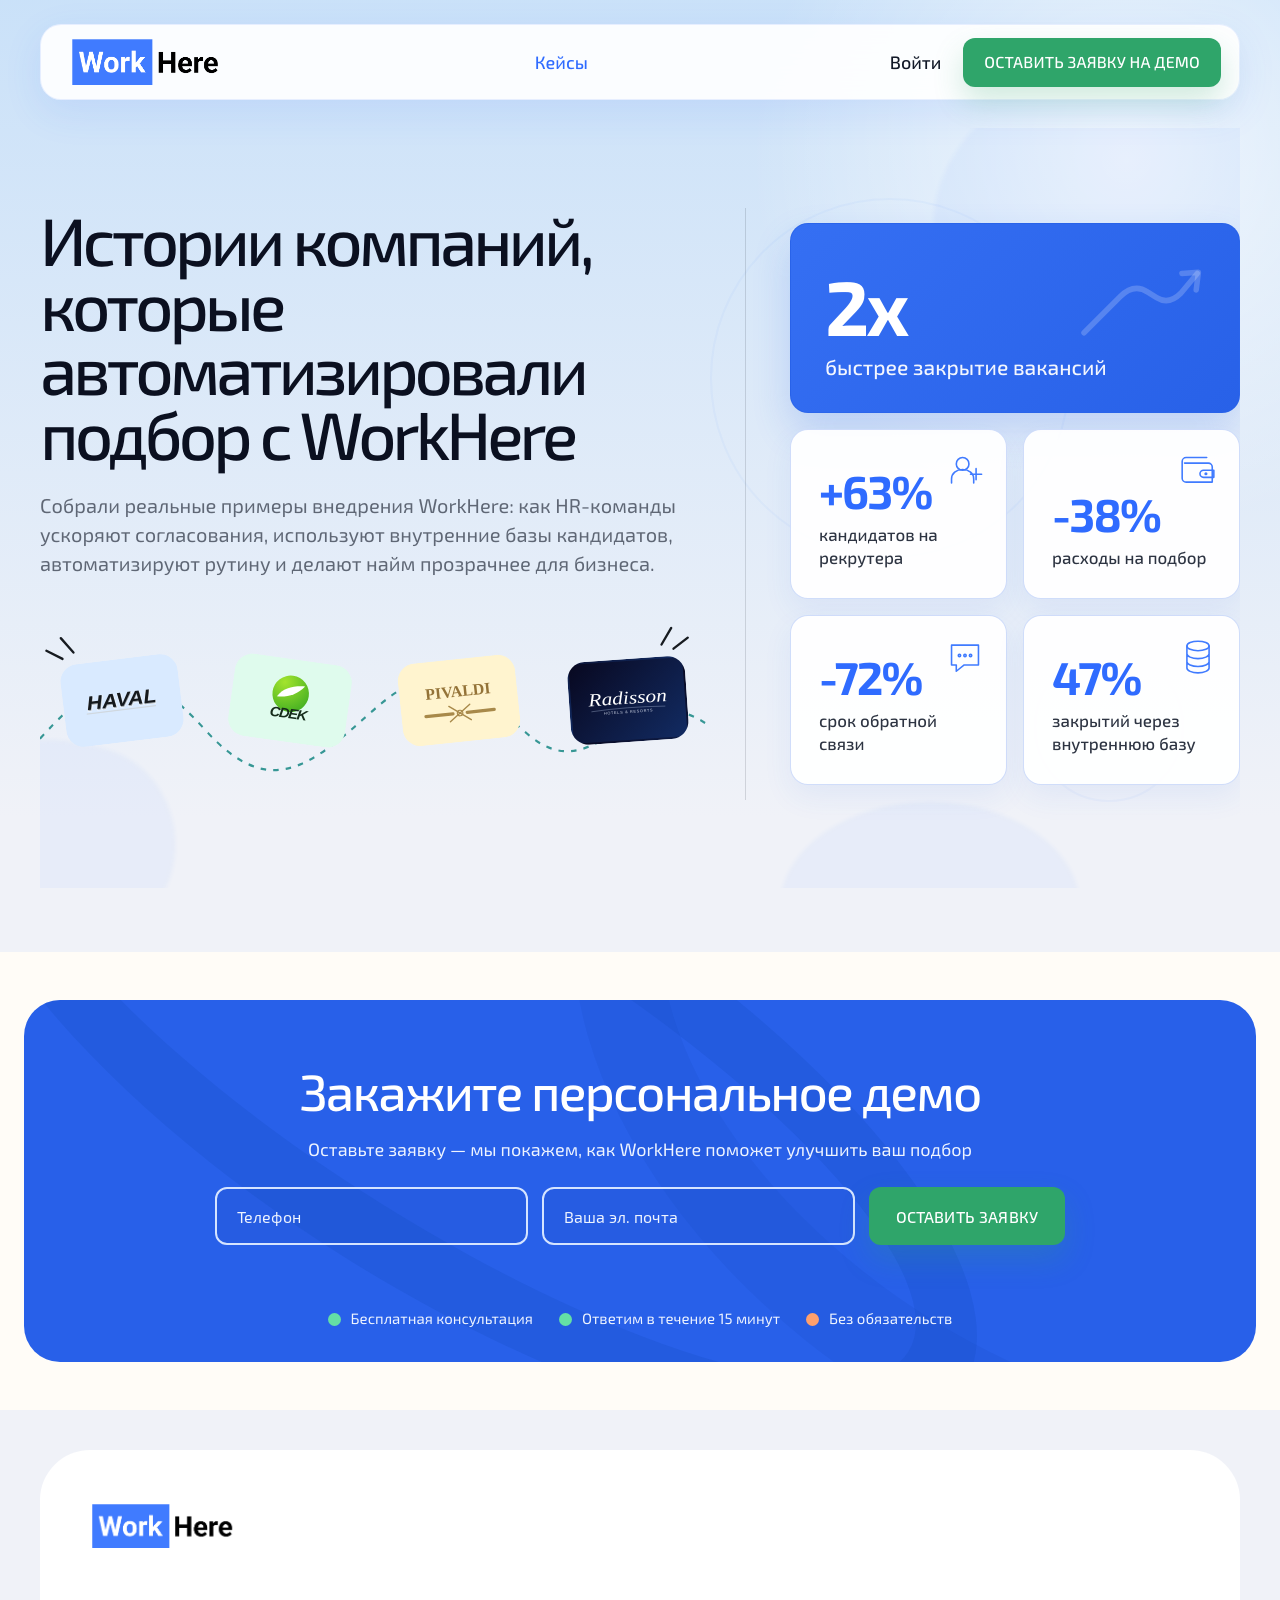
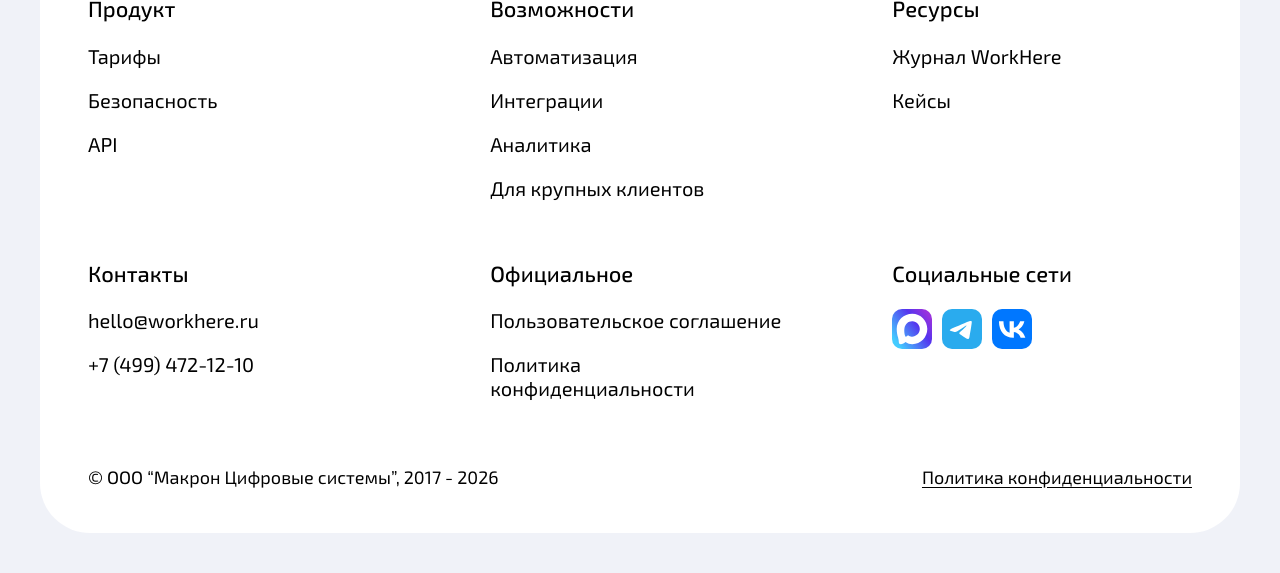
<file: cases.html>
<!doctype html>
<html lang="ru">
<head>
  <meta charset="utf-8">
  <meta name="viewport" content="width=device-width, initial-scale=1">
  <title>Кейсы клиентов WorkHere</title>
  <meta name="description" content="Реальные истории компаний, которые ускорили найм и снизили затраты с помощью ATS WorkHere.">
  <link rel="stylesheet" href="styles.css?v=main-style-90">
  <style>#haval-case .haval-hero-poster__route{display:none!important} #haval-case .haval-hero-poster__route-new{display:block!important}</style>
</head>
<body>
<div class="page" id="top">
  <div class="page__header">
    <div class="container">
      <header class="header">
        <a class="logo logo--image" href="index.html" aria-label="WorkHere">
          <img class="logo__image" src="%D0%BB%D0%BE%D0%B3%D0%BE.png" alt="WorkHere" decoding="async" fetchpriority="high">
        </a>

        <div class="header__nav">
          <nav class="nav" aria-label="Основная навигация">
            <a class="nav__link nav__link--active" href="cases.html">Кейсы</a>
          </nav>
        </div>

        <div class="header__actions">
          <a class="header__login" href="#">Войти</a>
          <div class="header__button">
<a class="button button--primary" href="#demo-request">Оставить заявку на демо</a>
          </div>
          <button class="header__burger-btn" type="button" aria-label="Открыть меню" aria-controls="mobile-menu" aria-expanded="false">
            <svg width="24" height="24" viewBox="0 0 24 24" fill="none" xmlns="http://www.w3.org/2000/svg" aria-hidden="true">
              <path d="M3 6H21V8H3V6ZM3 11H21V13H3V11ZM3 16H21V18H3V16Z" fill="currentColor"/>
            </svg>
          </button>
        </div>
      </header>
    </div>
  </div>

  <div class="mobile-menu" id="mobile-menu" aria-hidden="true">
    <div class="mobile-menu__panel">
      <div class="mobile-menu__header">
        <a class="logo logo--image" href="index.html" aria-label="WorkHere">
          <img class="logo__image" src="%D0%BB%D0%BE%D0%B3%D0%BE.png" alt="WorkHere" loading="lazy" decoding="async">
        </a>
        <button class="mobile-menu__close" type="button" aria-label="Закрыть меню">&times;</button>
      </div>
      <nav class="mobile-menu__nav" aria-label="Мобильная навигация">
        <a class="mobile-menu__link" href="cases.html">Кейсы</a>
      </nav>
      <div class="mobile-menu__actions">
        <a class="button button--secondary" href="#">Войти</a>
<a class="button button--primary" href="#demo-request">Оставить заявку на демо</a>
      </div>
    </div>
  </div>

  <main>
    <section class="cases-page__hero-alt" aria-labelledby="cases-alt-title">
      <div class="cases-page__inner">
        <div class="cases-intro">
          <span class="cases-intro__shape cases-intro__shape--blue" aria-hidden="true"></span>
          <span class="cases-intro__shape cases-intro__shape--green" aria-hidden="true"></span>
          <span class="cases-intro__shape cases-intro__shape--orange" aria-hidden="true"></span>
          <span class="cases-intro__line cases-intro__line--one" aria-hidden="true"></span>
          <span class="cases-intro__line cases-intro__line--two" aria-hidden="true"></span>
          <div class="cases-intro__content">
            <h2 class="cases-intro__title" id="cases-alt-title">Истории компаний, которые автоматизировали подбор с WorkHere</h2>
            <p class="cases-intro__lead">Собрали реальные примеры внедрения WorkHere: как HR-команды ускоряют согласования, используют внутренние базы кандидатов, автоматизируют рутину и делают найм прозрачнее для бизнеса.</p>

<nav class="cases-intro__nav cases-company-selector cases-company-selector--four" aria-label="Выбрать кейс компании">
              <svg class="cases-company-selector__route" viewBox="0 0 850 150" preserveAspectRatio="none" aria-hidden="true"><path d="M0 100C90 10 130 10 210 90S340 135 420 70 530 25 620 95 750 20 850 85" fill="none" stroke="#379795" stroke-width="2" stroke-dasharray="7 9"/></svg>
              <a class="cases-intro__case cases-intro__case--ready" href="#haval-case" data-case-tab aria-controls="haval-case" aria-selected="false">
                <svg class="company-logo-drawing" viewBox="0 0 180 110" role="img" aria-label="Haval"><g transform="translate(90 55) skewX(-13)"><text x="1" y="12" text-anchor="middle" textLength="126" lengthAdjust="spacingAndGlyphs" font-family="Arial, sans-serif" font-size="35" font-weight="900" fill="#a4adb5" stroke="#f8fbff" stroke-width="2" paint-order="stroke">HAVAL</text><text x="0" y="10" text-anchor="middle" textLength="126" lengthAdjust="spacingAndGlyphs" font-family="Arial, sans-serif" font-size="35" font-weight="900" fill="#15191d">HAVAL</text><path d="M-62 17H64" stroke="#d0d8df" stroke-width="2"/></g></svg>
              <svg class="company-card-rays" viewBox="0 0 48 38" aria-hidden="true"><path d="M10 25 23 6M24 31l18-12" fill="none" stroke="#171b20" stroke-width="2.8" stroke-linecap="round"/></svg><svg class="company-card-arrow" viewBox="0 0 94 62" aria-hidden="true"><path d="M5 53c32 0 47-15 64-39M52 19l20-8 3 21" fill="none" stroke="#326dff" stroke-width="2.6" stroke-linecap="round" stroke-linejoin="round"/></svg></a>
              <a class="cases-intro__case cases-intro__case--ready" href="#cdek-case" data-case-tab aria-controls="cdek-case" aria-selected="false">
                <svg class="company-logo-drawing" viewBox="0 0 180 110" role="img" aria-label="СДЭК"><defs><radialGradient id="selector-cdek-green" cx=".3" cy=".2" r=".9"><stop stop-color="#a3e42e"/><stop offset="1" stop-color="#43af22"/></radialGradient></defs><circle cx="90" cy="43" r="33" fill="url(#selector-cdek-green)"/><path d="M66 51c9-17 26-23 48-25-12 16-28 24-48 25Z" fill="#fff"/><text x="90" y="87" text-anchor="middle" textLength="66" lengthAdjust="spacingAndGlyphs" font-family="Arial, sans-serif" font-size="25" font-style="italic" font-weight="900" letter-spacing="-2" fill="#152b1a">CDEK</text></svg>
              <svg class="company-card-rays" viewBox="0 0 48 38" aria-hidden="true"><path d="M10 25 23 6M24 31l18-12" fill="none" stroke="#171b20" stroke-width="2.8" stroke-linecap="round"/></svg><svg class="company-card-arrow" viewBox="0 0 94 62" aria-hidden="true"><path d="M5 53c32 0 47-15 64-39M52 19l20-8 3 21" fill="none" stroke="#326dff" stroke-width="2.6" stroke-linecap="round" stroke-linejoin="round"/></svg></a>
              <a class="cases-intro__case cases-intro__case--ready" href="#pivaldi-case" data-case-tab aria-controls="pivaldi-case" aria-selected="false">
                <svg class="company-logo-drawing" viewBox="0 0 180 110" role="img" aria-label="Pivaldi"><text x="90" y="48" text-anchor="middle" font-family="Georgia, serif" font-size="29" font-weight="bold" fill="#947338">PIVALDI</text><g stroke="#a8894a" stroke-linecap="round" fill="none"><path d="M28 78h49m26 0h49" stroke-width="6"/><path d="m71 64 38 28m0-28L71 92" stroke-width="2.5"/><circle cx="90" cy="78" r="5" stroke-width="2"/></g></svg>
              <svg class="company-card-rays" viewBox="0 0 48 38" aria-hidden="true"><path d="M10 25 23 6M24 31l18-12" fill="none" stroke="#171b20" stroke-width="2.8" stroke-linecap="round"/></svg><svg class="company-card-arrow" viewBox="0 0 94 62" aria-hidden="true"><path d="M5 53c32 0 47-15 64-39M52 19l20-8 3 21" fill="none" stroke="#326dff" stroke-width="2.6" stroke-linecap="round" stroke-linejoin="round"/></svg></a>
              <a class="cases-intro__case cases-intro__case--ready" href="#radisson-case" data-case-tab aria-controls="radisson-case" aria-selected="false">
                <svg class="company-logo-drawing" viewBox="0 0 180 110" role="img" aria-label="Radisson"><text x="90" y="61" text-anchor="middle" font-family="'Segoe Script', 'Brush Script MT', cursive" font-style="italic" font-size="33" fill="#fff" textLength="142" lengthAdjust="spacingAndGlyphs">Radisson</text><path d="M23 71q64-5 134-1" fill="none" stroke="#a4b3d1" stroke-width=".7"/><text x="90" y="78" text-anchor="middle" font-family="Arial, sans-serif" font-size="7" letter-spacing="1.2" fill="#d2d9e9">HOTELS &amp; RESORTS</text></svg>
              <svg class="company-card-rays" viewBox="0 0 48 38" aria-hidden="true"><path d="M10 25 23 6M24 31l18-12" fill="none" stroke="#171b20" stroke-width="2.8" stroke-linecap="round"/></svg><svg class="company-card-arrow" viewBox="0 0 94 62" aria-hidden="true"><path d="M5 53c32 0 47-15 64-39M52 19l20-8 3 21" fill="none" stroke="#326dff" stroke-width="2.6" stroke-linecap="round" stroke-linejoin="round"/></svg></a>
            </nav>
          </div>

          <div class="cases-intro__clouds" aria-label="Ключевые результаты по кейсам">
            <div class="cases-intro__cloud cases-intro__cloud--blue">
              <svg class="cases-intro__cloud-icon cases-intro__cloud-icon--trend" viewBox="0 0 120 80" aria-hidden="true">
                <path d="M10 68 43 35c8-8 16-10 25-4l8 5c8 5 15 3 22-4l15-18"/>
                <path d="m99 14 15-1-2 16"/>
              </svg>
              <strong>2x</strong>
              <span>быстрее закрытие вакансий</span>
            </div>
            <div class="cases-intro__cloud cases-intro__cloud--green">
              <svg class="cases-intro__cloud-icon" viewBox="0 0 48 48" aria-hidden="true">
                <circle cx="21" cy="15" r="8"/>
                <path d="M7 39v-5c0-7 6-12 14-12s14 5 14 12v5M38 21v14M31 28h14"/>
              </svg>
              <strong>+63%</strong>
              <span>кандидатов на рекрутера</span>
            </div>
            <div class="cases-intro__cloud cases-intro__cloud--orange">
              <svg class="cases-intro__cloud-icon" viewBox="0 0 48 48" aria-hidden="true">
                <path d="M7 14h30a5 5 0 0 1 5 5v19H9a5 5 0 0 1-5-5V12a5 5 0 0 1 5-5h26"/>
                <path d="M31 23h13v9H31a4.5 4.5 0 0 1 0-9Z"/>
                <circle cx="34" cy="27.5" r="1"/>
              </svg>
              <strong>-38%</strong>
              <span>расходы на подбор</span>
            </div>
            <div class="cases-intro__cloud cases-intro__cloud--mint">
              <svg class="cases-intro__cloud-icon" viewBox="0 0 48 48" aria-hidden="true">
                <path d="M7 9h34v25H23L13 42v-8H7Z"/>
                <circle cx="17" cy="22" r="1.5"/><circle cx="24" cy="22" r="1.5"/><circle cx="31" cy="22" r="1.5"/>
              </svg>
              <strong>-72%</strong>
              <span>срок обратной связи</span>
            </div>
            <div class="cases-intro__cloud cases-intro__cloud--cream">
              <svg class="cases-intro__cloud-icon" viewBox="0 0 48 48" aria-hidden="true">
                <ellipse cx="24" cy="10" rx="14" ry="6"/>
                <path d="M10 10v10c0 3 6 6 14 6s14-3 14-6V10M10 20v10c0 3 6 6 14 6s14-3 14-6V20M10 30v8c0 3 6 6 14 6s14-3 14-6v-8"/>
              </svg>
              <strong>47%</strong>
              <span>закрытий через внутреннюю базу</span>
            </div>
          </div>
        </div>
      </div>
    </section>

    <section class="cases-page__case" id="haval-case" aria-labelledby="haval-title" hidden>
      <div class="cases-page__inner">
        <article class="case-detail case-detail--haval">
          <section class="case-detail__intro haval-hero-poster" aria-labelledby="haval-title">
            <div class="haval-hero-poster__main">
              <p class="section-eyebrow haval-hero-poster__eyebrow">Кейс Haval</p>
              <h2 class="case-detail__title haval-hero-poster__title" id="haval-title">Как Haval <span class="haval-hero-poster__marker">ускорил найм</span> в 2 раза и сократил расходы на подбор за 4 месяца</h2>
              <svg class="haval-hero-poster__route" viewBox="0 0 860 310" role="img" aria-labelledby="haval-dealer-art-title" focusable="false">
<title id="haval-dealer-art-title">Найм сотрудников в дилерский центр HAVAL: от кандидата до команды автосалона</title>
<path fill="#eae7ff" stroke="none" d="M275 272c-34-76 9-162 105-175s156-92 260-52 173 119 165 227Z"/>
<path class="haval-art__paper" d="M324 93h389v174H324z"/>
<path class="haval-art__yellow" d="M312 55h414v48H312z"/>
<text x="336" y="88" fill="#101116" stroke="none" font-family="sans-serif" font-size="29" font-weight="900" letter-spacing="3">HAVAL</text>
<text x="482" y="85" fill="#101116" stroke="none" font-family="sans-serif" font-size="17" font-weight="600">ДИЛЕРСКИЙ ЦЕНТР</text>
<path fill="#ddf7fa" d="M339 117h235v132H339zM591 117h106v150H591z"/>
<path d="M416 117v132M495 117v132M645 117v150M633 185v23M657 185v23"/>
<path stroke="#fff" stroke-width="5" d="m351 143 34-17M351 162l49-24M511 143l43-22M604 146l25-12"/>
<path class="haval-art__paper" d="m355 203 20-35h96l32 35 39 8v27H346v-25z"/>
<path class="haval-art__blue" d="m382 174-15 29h118l-24-29z"/>
<path d="M424 175v28M354 218h16M519 219h16"/>
<circle class="haval-art__paper" cx="384" cy="236" r="15"/><circle cx="384" cy="236" r="5"/>
<circle class="haval-art__paper" cx="503" cy="236" r="15"/><circle cx="503" cy="236" r="5"/>
<path d="M302 269h431M289 280h457"/>
<g transform="translate(58 88) rotate(-5 63 74)">
<path class="haval-art__paper" d="M12 0h126v158H12zM24 0v-10h125v153h-11"/>
<circle class="haval-art__yellow" cx="75" cy="48" r="25"/>
<circle cx="75" cy="41" r="9"/><path d="M58 64c4-22 30-22 34 0M36 96h78M36 112h64M36 128h43"/>
</g>
<circle class="haval-art__mint" cx="187" cy="107" r="26"/><path d="m174 107 10 10 20-26"/>
<path class="haval-art__route" d="M205 149c34-20 71-14 104 5"/>
<path d="m296 139 16 17-22 5"/>
<text x="64" y="278" fill="#101116" stroke="none" font-family="sans-serif" font-size="17" font-weight="600">Кандидат найден</text>
<g transform="translate(575 207)">
<path class="haval-art__blue" d="m8 34 26-34h91l29 31 41 8v33H0V45z"/>
<path class="haval-art__paper" d="m43 7-19 27h110L117 7z"/>
<path d="M78 8v26M82 44h16M9 49h19M175 47h17M44 72h101"/>
<circle class="haval-art__paper" cx="39" cy="69" r="20"/><circle cx="39" cy="69" r="8"/>
<circle class="haval-art__paper" cx="155" cy="69" r="20"/><circle cx="155" cy="69" r="8"/>
</g>
<circle class="haval-art__mint" cx="760" cy="140" r="29"/><path d="m745 140 12 12 22-29"/>
<path d="M31 251h22M215 54l8 10M232 45l3 14M774 68l8-11M789 83l15-3M790 298h26"/>
</svg>
              <svg class="haval-hero-poster__route-new" viewBox="0 0 860 250" role="img" aria-label="Кандидат проходит путь найма в дилерский центр HAVAL">
                <path class="haval-art__lavender" d="M28 212c28-63 90-91 152-56 48 27 77-36 151-48 90-14 165 32 205 104H28Z"/>
                <rect class="haval-art__paper" x="306" y="28" width="310" height="160" rx="12"/>
                <path class="haval-art__yellow" d="M306 28h310v45H306z"/>
                <text x="333" y="59" fill="#101116" stroke="none" font-family="sans-serif" font-size="27" font-weight="900" letter-spacing="3">HAVAL</text>
                <path d="M326 104h88v62h-88zM431 104h88v62h-88zM536 104h57v62h-57zM414 104v62M519 104v62"/>
                <path class="haval-art__blue" d="m340 160 18-31h72l22 31z"/><path class="haval-art__paper" d="m357 129h53l12 31h-80z"/>
                <circle cx="360" cy="163" r="10"/><circle cx="427" cy="163" r="10"/>
                <g transform="translate(90 78) rotate(-7)"><path class="haval-art__paper" d="M0 0h96v119H0z"/><circle class="haval-art__yellow" cx="48" cy="37" r="18"/><circle cx="48" cy="32" r="6"/><path d="M30 62c3-19 33-19 36 0M21 84h55M21 99h43"/></g>
                <path class="haval-art__route" d="M187 153c39-25 77-26 116-10"/><path d="m288 132 19 11-20 8"/>
                <circle class="haval-art__mint" cx="212" cy="96" r="22"/><path d="m201 96 9 9 17-22"/>
                <path class="haval-art__blue" d="m678 160 18-31h72l22 31z"/><path class="haval-art__paper" d="m695 129h53l12 31h-80z"/><circle cx="698" cy="163" r="10"/><circle cx="765" cy="163" r="10"/>
                <path d="M660 212h169M38 228h793"/>
              </svg>
              <p class="case-detail__lead haval-hero-poster__lead">Когда команда Haval начала активно расширять сеть дилерских центров и усиливать производственные команды, HR-отдел столкнулся с ростом нагрузки: вакансии согласовывались слишком долго, кандидаты терялись в таблицах и переписках, а бюджеты на подбор увеличивались быстрее, чем эффективность процесса.</p>
            </div>
            <aside class="case-detail__aside haval-hero-poster__facts" aria-label="Краткие факты кейса Haval">
              <div class="case-fact haval-hero-poster__fact haval-hero-poster__fact--period"><div><strong>4 месяца</strong><span>период до измеримых результатов после внедрения</span></div><svg class="haval-hero-poster__fact-art" viewBox="0 0 120 120" aria-hidden="true" focusable="false"><circle class="haval-art__yellow" cx="60" cy="60" r="42"/><path d="M60 33v29l19 13M35 22l8-9M85 22l-8-9M20 61H8M100 61h12"/></svg></div>
              <div class="case-fact haval-hero-poster__fact haval-hero-poster__fact--team"><div><strong>HR + бизнес</strong><span>единый контур для рекрутеров и нанимающих менеджеров</span></div><svg class="haval-hero-poster__fact-art" viewBox="0 0 120 120" aria-hidden="true" focusable="false"><path class="haval-art__paper" d="M9 39h42v56H9zM69 39h42v56H69z"/><circle cx="30" cy="58" r="8"/><circle cx="90" cy="58" r="8"/><path d="M17 84c3-12 8-18 13-18s10 6 13 18M77 84c3-12 8-18 13-18s10 6 13 18M51 66h18M60 56l10 10-10 10"/></svg></div>
              <div class="case-fact haval-hero-poster__fact haval-hero-poster__fact--sla"><div><strong>SLA</strong><span>контроль сроков согласований и обратной связи</span></div><svg class="haval-hero-poster__fact-art" viewBox="0 0 120 120" aria-hidden="true" focusable="false"><path class="haval-art__paper" d="M18 15h68v88H18z"/><path d="M34 38h36M34 54h36M34 70h23"/><circle class="haval-art__mint" cx="83" cy="81" r="23"/><path d="m71 81 9 9 17-22"/></svg></div>
            </aside>
          </section>

          <section class="haval-journey" aria-label="Задачи и внедренные решения Haval">
            <svg class="haval-journey__decor haval-journey__decor--star" viewBox="0 0 64 64" aria-hidden="true" focusable="false"><path d="M32 4c2 16 10 24 28 28-18 4-26 12-28 28C29 44 21 36 4 32 21 28 29 20 32 4Z"/></svg>
            <div class="haval-journey__stage">
              <section class="case-block haval-journey__tasks" aria-labelledby="haval-task-title"><h3 class="case-block__title haval-journey__label" id="haval-task-title">Задача</h3><ul class="case-list haval-journey__list haval-journey__list--task"><li>ускорить закрытие вакансий;</li><li>сократить время согласования заявок у нанимающих менеджеров;</li><li>снизить расходы на подбор;</li><li>сделать процесс найма прозрачным для HR-команды и руководителей.</li></ul></section>
              <aside class="haval-journey__route" aria-hidden="true"><svg viewBox="0 0 150 460" focusable="false"><path class="haval-art__route" d="M76 20c-47 20-40 77 3 87 52 12 47 79-1 98-44 18-43 78 3 92 48 15 42 91-16 116"/><g transform="translate(49 8) rotate(5)"><path class="haval-art__paper" d="M0 0h52v68H0z"/><circle cx="26" cy="23" r="9"/><path d="M13 52c3-13 8-19 13-19s10 6 14 19"/></g><circle class="haval-art__mint" cx="108" cy="71" r="16"/><path d="m100 71 6 6 12-16"/><circle class="haval-art__yellow" cx="75" cy="226" r="42"/><path d="M50 226h46M82 202l24 24-24 24"/><g transform="translate(45 350) rotate(-5)"><path class="haval-art__paper" d="M0 0h62v72H0z"/><path d="M12 20h38M12 34h38M12 48h25"/></g><circle class="haval-art__mint" cx="109" cy="400" r="16"/><path d="m101 400 6 6 12-16"/></svg><span>единый<br>контур</span></aside>
              <section class="case-block haval-journey__solutions" aria-labelledby="haval-done-title"><h3 class="case-block__title haval-journey__label" id="haval-done-title">Что сделали</h3><ul class="case-list haval-journey__list haval-journey__list--solution"><li>внедрили единую ATS для рекрутеров и нанимающих менеджеров;</li><li>настроили автоматическое движение кандидатов по этапам;</li><li>подключили интеграции с job-сайтами и календарями;</li><li>подключили прямую интеграцию с мессенджером Max, чтобы рекрутеры могли быстрее связываться с кандидатами и вести коммуникации из единого контура;</li><li>добавили шаблоны коммуникаций и автоворонки;</li><li>настроили внутренний чат WorkHere для коммуникации рекрутеров и нанимающих менеджеров по заявкам, кандидатам и этапам подбора;</li><li>настроили SLA и напоминания для руководителей;</li><li>вывели аналитику по скорости, стоимости и эффективности найма.</li></ul></section>
            </div>
          </section>

          <section class="case-results haval-results-poster" aria-labelledby="haval-results-title">
            <svg class="haval-results-poster__decor haval-results-poster__decor--star" viewBox="0 0 64 64" aria-hidden="true" focusable="false"><path d="M32 4c2 16 10 24 28 28-18 4-26 12-28 28C29 44 21 36 4 32 21 28 29 20 32 4Z"/></svg>
            <div class="case-results__head"><div><span class="case-results__tag">Измеримый эффект</span><h3 class="case-results__title" id="haval-results-title">Результаты <span>за 4 месяца</span></h3></div><svg class="haval-results-poster__hero-art" viewBox="0 0 340 230" role="img" aria-labelledby="haval-results-art-title" focusable="false">
<title id="haval-results-art-title">Рост результатов найма за четыре месяца</title>
<g transform="rotate(-5 121 118)">
<path class="haval-art__paper" d="M48 39h151v155H48z"/>
<path class="haval-art__yellow" d="M48 39h151v39H48z"/>
<path d="M76 27v26M121 27v26M167 27v26"/>
<path class="haval-art__mint" d="M68 97h42v33H68zM132 97h42v33h-42zM68 145h42v33H68zM132 145h42v33h-42z"/>
<path d="m79 113 7 7 14-17M143 113l7 7 14-17M79 161l7 7 14-17M143 161l7 7 14-17"/>
</g>
<path class="haval-art__blue" d="M197 153h30v49h-30z"/>
<path class="haval-art__yellow" d="M242 122h30v80h-30z"/>
<path class="haval-art__mint" d="M287 89h30v113h-30z"/>
<path d="M192 205h132M199 126c40-10 73-36 105-65M284 63l21-4-1 22"/>
<path d="M33 206h138"/>
</svg></div>
            <div class="metrics-grid haval-results-poster__grid">
              <article class="metric-card haval-metric haval-metric--speed"><span class="metric-card__value">2x</span><svg class="haval-metric__art" viewBox="0 0 230 175" aria-hidden="true" focusable="false"><path class="haval-art__paper" d="m35 24 93 8-9 117-93-8z"/><circle class="haval-art__blue" cx="66" cy="61" r="17"/><circle cx="66" cy="57" r="6"/><path d="M54 73c3-13 21-13 24 0M48 98h48M46 112h35"/><circle class="haval-art__yellow" cx="158" cy="103" r="43"/><path d="M158 76v28l19 12M145 48h26M158 48V37M193 65l9-9M16 157h200"/><circle class="haval-art__mint" cx="120" cy="39" r="22"/><path d="m109 39 8 8 15-19M205 91l11-5M204 119l12 3"/></svg><p class="metric-card__text">скорость закрытия вакансий выросла в 2 раза</p></article>
              <article class="metric-card haval-metric haval-metric--load"><span class="metric-card__value">+63%</span><svg class="haval-metric__art" viewBox="0 0 230 175" aria-hidden="true" focusable="false"><path class="haval-art__blue" d="M22 115h148l14 42H12z"/><path class="haval-art__paper" d="m64 20 99 13-12 114-99-13zM84 13l94 17-5 41M106 8l89 21-8 39"/><circle class="haval-art__mint" cx="88" cy="61" r="18"/><circle cx="88" cy="56" r="6"/><path d="M76 73c3-14 21-14 24 0M116 57h29M115 72h25M73 96h66M71 111h52M18 161h192"/><circle class="haval-art__yellow" cx="185" cy="113" r="27"/><path d="M185 128V98m-11 11 11-11 11 11M25 64l-11-4M33 46l-6-10"/></svg><p class="metric-card__text">количество обработанных кандидатов на одного рекрутера выросло</p></article>
              <article class="metric-card haval-metric haval-metric--approval"><span class="metric-card__value">1,5</span><svg class="haval-metric__art" viewBox="0 0 230 175" aria-hidden="true" focusable="false"><path class="haval-art__paper" d="m43 31 133 6-10 119H33z"/><path d="M40 64h131M65 20v27M104 22v27M145 23v27M58 85h19M96 85h19M135 85h19M56 107h19M94 107h19M54 129h19"/><circle class="haval-art__mint" cx="159" cy="123" r="33"/><path d="m143 123 12 12 23-29M192 48l10-9M198 65h13M22 158h180"/></svg><p class="metric-card__text">дня вместо 5 дней стало занимать согласование заявки</p></article>
              <article class="metric-card haval-metric haval-metric--feedback"><span class="metric-card__value">-72%</span><svg class="haval-metric__art" viewBox="0 0 230 175" aria-hidden="true" focusable="false"><path class="haval-art__paper" d="M20 30h125v75H69l-24 24v-24H20z"/><path d="M40 53h81M40 72h56"/><path class="haval-art__blue" d="M109 92h99v52h-25l-20 19v-19h-54z"/><path d="m127 117 9 9 17-20M164 112h24M164 125h17"/><path class="haval-art__yellow" d="m173 14-20 36h19l-5 27 33-42h-21l8-21z"/><path d="M17 143l-8 6M28 152l-3 11"/></svg><p class="metric-card__text">срок обратной связи от нанимающих менеджеров снизился</p></article>
              <article class="metric-card haval-metric haval-metric--cost"><span class="metric-card__value">-38%</span><svg class="haval-metric__art" viewBox="0 0 230 175" aria-hidden="true" focusable="false"><path class="haval-art__paper" d="m27 29 93 5-7 117-12-8-12 8-12-8-12 8-12-8-12 8-13-8z"/><path d="M46 56h53M44 76h40M42 96h29"/><ellipse class="haval-art__yellow" cx="160" cy="141" rx="36" ry="12"/><path class="haval-art__yellow" d="M124 127v14c0 16 72 16 72 0v-14"/><ellipse class="haval-art__yellow" cx="160" cy="127" rx="36" ry="12"/><path class="haval-art__mint" d="M132 104V90c0-15 56-15 56 0v14c0 15-56 15-56 0Z"/><ellipse class="haval-art__mint" cx="160" cy="90" rx="28" ry="10"/><path d="m137 25 25 24 25-1M187 33v15h-15M18 159h189"/></svg><p class="metric-card__text">расходы на внешний подбор и ручные процессы сократились</p></article>
            </div>
          </section>

          <section class="case-change haval-impact-poster" aria-labelledby="haval-change-title">
  <div class="haval-impact-poster__inner">
    <div class="haval-impact-poster__content">
      <span>управляемый найм</span>
      <h3 class="case-change__title" id="haval-change-title">Что <em>изменилось</em></h3>
      <div class="haval-connect" aria-label="Мессенджеры: Max, Telegram и WhatsApp">
        <div class="haval-connect__item"><span class="haval-connect__logo"><svg viewBox="400 250 600 600" role="img" aria-label="Max"><image href="макс.webp" width="1400" height="1101"/></svg></span><strong>Max</strong></div>
        <div class="haval-connect__item"><span class="haval-connect__logo"><img src="тг.png" alt="" loading="lazy"></span><strong>Telegram</strong></div>
        <div class="haval-connect__item"><span class="haval-connect__logo haval-connect__logo--wa"><img src="ва.png" alt="" loading="lazy"></span><strong>WhatsApp</strong></div>
      </div>
      <figure class="haval-team-scene">
        <svg viewBox="0 0 560 280" role="img" aria-labelledby="haval-team-title">
          <title id="haval-team-title">Рекрутер и руководитель обсуждают кандидата и согласовывают решение в WorkHere</title>
          <path fill="#ddd8ff" stroke="none" d="M34 254C9 152 77 69 172 94S314 17 424 60s105 131 98 194Z"/>
          <rect x="143" y="35" width="274" height="184" rx="14" fill="#fffcf7"/>
          <path d="M143 69h274"/><circle cx="160" cy="52" r="3" fill="#ffda59"/><circle cx="173" cy="52" r="3" fill="#79e0aa"/>
          <text x="192" y="57" class="haval-team-scene__brand">WorkHere</text>
          <rect x="158" y="83" width="100" height="119" rx="7" fill="#eaf1ff"/>
          <circle cx="208" cy="112" r="16" fill="#ffda59"/><path d="M184 151c1-30 47-30 48 0M178 169h60M186 184h44"/>
          <path d="M276 86h120v45h-75l-15 12v-12h-30z" fill="#eae7ff"/>
          <path d="M289 101h85M289 115h61"/>
          <path d="M279 156h117v39H279z" fill="#b7efd0"/>
          <path d="m291 175 7 7 13-16"/><text x="319" y="180" class="haval-team-scene__label">Согласовано</text>
          <path d="M242 219v17h-28M319 219v17h28M126 237h314"/>
          <path fill="#ffd95a" d="M29 253c1-60 17-90 49-90s56 32 59 90Z"/>
          <path fill="#fffcf7" d="M58 154c-20-17-17-47 3-59 20-12 47 1 48 25 1 25-18 44-39 38Z"/>
          <path d="M53 111c11 0 21-6 27-15 4 12 14 19 28 20M71 125h1M92 125h1M77 140c6 4 11 3 15-1M87 182l31 36 39-19"/>
          <path fill="#79e0aa" d="M425 253c4-60 22-89 52-89s52 30 58 89Z"/>
          <path fill="#fffcf7" d="M455 151c-18-20-12-49 9-59 25-10 49 8 45 34-4 25-27 39-47 30Z"/>
          <path d="M450 113c14 3 29-4 35-17M468 124h1M491 124h1M469 140c6 4 12 3 17-2M462 183l-27 29-28-25"/>
          <path d="M15 256h528M109 37l6 13 14 2-11 9 2 14-12-7-13 6 4-14-10-10 15-1Z" fill="#ffd95a"/>
          <path d="M444 57l11-9M453 75h16M122 180l-6-11"/>
        </svg>
        <figcaption>Кандидат, обсуждение и решение — в одной системе</figcaption>
      </figure>
    </div>
    <div class="haval-impact-poster__story"><p class="case-change__text">После внедрения WorkHere руководители стали быстрее согласовывать заявки и давать обратную связь, рекрутеры перестали тратить время на ручные операции, а HR-команда получила прозрачную аналитику по каждому этапу подбора. </p><p class="case-change__text">Прямая интеграция с мессенджером Max упростила ежедневную коммуникацию рекрутеров, а встроенный внутренний чат помог обсуждать кандидатов и заявки с нанимающими менеджерами внутри системы, без разрозненных переписок. </p><p class="case-change__text">Компания смогла масштабировать найм без расширения HR-команды и сохранить контроль над бюджетами.</p></div>
  </div>
</section>
        </article>
      </div>
    </section>

    <section class="cases-page__case" id="cdek-case" aria-labelledby="cdek-title" hidden>
      <div class="cases-page__inner">
        <article class="case-detail case-detail--cdek">
          <section class="case-detail__intro cdek-hero-poster" aria-labelledby="cdek-title">
            <div class="cdek-hero-poster__main">
              <p class="section-eyebrow cdek-hero-poster__eyebrow">Кейс СДЭК</p>
              <h2 class="case-detail__title cdek-hero-poster__title" id="cdek-title">Как СДЭК выстроил <span class="cdek-hero-poster__marker">системный</span> <span class="cdek-hero-poster__marker">найм</span> и ускорил работу рекрутеров с помощью WorkHere</h2>

              <svg class="cdek-hero-poster__route" viewBox="0 0 940 260" role="img" aria-label="Путь кандидатов от рекрутера через этапы подбора к логистическим подразделениям">
                <path class="cdek-hero-art__lavender" d="M59 164c14-25 39-39 67-38 31 1 55 20 66 52l-137 5c-5-7-4-13 4-19Z"/>
                <path d="M94 135c-6-11-5-24 2-34 8-11 21-17 34-15 14 2 26 12 31 25 4 13 1 28-8 37-10 10-25 13-38 8-9-3-16-11-21-21Z"/>
                <path d="M101 105c10 2 20-2 27-10 5 8 14 13 24 14M147 103c8 5 12 13 11 22M111 124h1M140 124h1M115 139c7 4 14 4 21 0"/>
                <path d="M51 182c25 7 51 15 78 18 24 3 45-1 62-12M169 190c14-4 28-2 40 5"/>
                <path class="cdek-hero-art__paper" d="M203 146h121l-20 72H183l20-72Z"/>
                <circle cx="254" cy="181" r="7"/>
                <path d="M35 217h294M44 198H25M34 188l-12-8M321 198h45"/>
                <path class="cdek-hero-art__route-line" d="M329 202c65 4 58-68 125-50 41 11 36 59 94 48 53-10 41-77 100-75 50 2 42 70 100 73 52 3 66-36 105-12"/>

                <g transform="translate(386 88) rotate(4)">
                  <path class="cdek-hero-art__paper" d="M0 0h126v76H0z"/>
                  <circle cx="34" cy="28" r="10"/><path d="M16 59c4-14 10-21 18-21s14 7 18 21M62 23h42M62 37h34M62 51h27"/>
                </g>
                <circle class="cdek-hero-art__mint" cx="486" cy="84" r="17"/><path d="m477 84 7 7 12-18"/>

                <g transform="translate(544 139) rotate(3)">
                  <path class="cdek-hero-art__paper" d="M0 0h115v72H0z"/>
                  <circle cx="31" cy="28" r="10"/><path d="M14 57c4-13 9-19 17-19s13 6 17 19M58 23h38M58 37h31M58 51h23"/>
                </g>
                <circle class="cdek-hero-art__blue" cx="643" cy="129" r="16"/><path d="m634 128 7 7 11-14"/>

                <g transform="translate(673 65) rotate(5)">
                  <path class="cdek-hero-art__paper" d="M0 0h115v72H0z"/>
                  <circle cx="31" cy="28" r="10"/><path d="M14 57c4-13 9-19 17-19s13 6 17 19M58 23h38M58 37h31M58 51h23"/>
                </g>
                <circle class="cdek-hero-art__yellow" cx="774" cy="137" r="17"/><path d="m774 126 4 8 9 2-7 6 2 9-8-4-8 4 2-9-7-6 9-2 4-8Z"/>

                <path class="cdek-hero-art__blue" d="M822 124c0-14 11-25 25-25s25 11 25 25c0 18-25 43-25 43s-25-25-25-43Z"/>
                <circle class="cdek-hero-art__paper" cx="847" cy="123" r="9"/>
                <path class="cdek-hero-art__paper" d="m839 185 53-19 39 17-7 53-58 14-34-25 7-40Z"/>
                <path d="m839 185 34 23 58-25M873 208l-7 42M892 166l-19 42"/>
                <path class="cdek-hero-art__mint" d="m863 177 15-5 39 17-16 5-38-17Z"/>
                <path d="M362 115l8-9M368 124l12-2M800 76l4-13M811 82l11-7M918 137l10-4M915 125l6-10"/>
              </svg>

              <p class="case-detail__lead cdek-hero-poster__lead">Компания СДЭК ежедневно ведет подбор сотрудников сразу по нескольким направлениям: офисные специалисты, линейный персонал, сотрудники складов и франчайзинговые подразделения. При высоких объемах найма HR-команда сталкивалась с разрозненной базой кандидатов, сложной коммуникацией между филиалами, долгими согласованиями и большим количеством ручных процессов.</p>
            </div>

            <aside class="case-detail__aside cdek-hero-poster__facts" aria-label="Краткие факты кейса СДЭК">
              <article class="case-fact cdek-hero-poster__fact cdek-hero-poster__fact--period">
                <div class="cdek-hero-poster__fact-copy">
                  <strong>5 месяцев</strong>
                  <span>период до устойчивых результатов после внедрения</span>
                </div>
                <svg class="cdek-hero-poster__fact-art" viewBox="0 0 150 140" aria-hidden="true" focusable="false">
                  <path class="cdek-hero-art__paper" d="M24 30h94l-7 87H18l6-87Z"/>
                  <path class="cdek-hero-art__mint" d="M22 31h96l-2 27H20l2-27Z"/>
                  <path d="M20 58h96M44 20v25M68 20v25M92 20v25M38 72h16M64 72h16M90 72h16M36 91h16M62 91h16"/>
                  <circle class="cdek-hero-art__yellow" cx="111" cy="101" r="25"/><path d="m97 101 10 10 20-24M124 23l8-9M135 34l12-2"/>
                </svg>
              </article>

              <article class="case-fact cdek-hero-poster__fact cdek-hero-poster__fact--growth">
                <div class="cdek-hero-poster__fact-copy">
                  <strong>18% → 47%</strong>
                  <span>рост доли закрытий через внутреннюю базу кандидатов</span>
                </div>
                <svg class="cdek-hero-poster__fact-art" viewBox="0 0 170 140" aria-hidden="true" focusable="false">
                  <path class="cdek-hero-art__mint cdek-hero-art__growth-arrow" d="m15 122 39-37 23 18 34-39 17 12 25-52 10 6-31 68-19-13-33 39-25-19-31 27-9-10Z"/>
                  <g transform="translate(20 38) rotate(4)"><path class="cdek-hero-art__paper" d="M0 0h52v68H0z"/><circle cx="26" cy="22" r="8"/><path d="M12 50c3-12 8-18 14-18s11 6 14 18"/></g>
                  <g transform="translate(62 28) rotate(2)"><path class="cdek-hero-art__paper" d="M0 0h54v70H0z"/><circle cx="27" cy="23" r="8"/><path d="M13 51c3-12 8-18 14-18s11 6 14 18"/></g>
                  <g transform="translate(105 20) rotate(5)"><path class="cdek-hero-art__paper" d="M0 0h54v70H0z"/><circle cx="27" cy="23" r="8"/><path d="M13 51c3-12 8-18 14-18s11 6 14 18"/></g>
                  <path d="m143 15 18-4-4 18M151 89l4-8M158 96l9-2"/>
                </svg>
              </article>

              <article class="case-fact cdek-hero-poster__fact cdek-hero-poster__fact--search">
                <div class="cdek-hero-poster__fact-copy">
                  <strong>ИИ-поиск</strong>
                  <span>быстрый поиск релевантных кандидатов внутри собственной базы</span>
                </div>
                <svg class="cdek-hero-poster__fact-art" viewBox="0 0 165 140" aria-hidden="true" focusable="false">
                  <path class="cdek-hero-art__paper" d="M16 23h91v98H16z"/>
                  <circle cx="51" cy="52" r="12"/><path d="M30 88c4-18 11-26 21-26s17 8 21 26M77 47h20M78 63h18M31 101h57"/>
                  <circle class="cdek-hero-art__blue" cx="105" cy="73" r="38"/><circle class="cdek-hero-art__paper" cx="105" cy="73" r="28"/>
                  <path class="cdek-hero-art__blue" d="m130 103 12-9 22 31-13 9-21-31Z"/>
                  <path d="M128 37l8-9M140 47l11-3"/>
                </svg>
              </article>
            </aside>
          </section>

          <section class="cdek-hiring-map" aria-labelledby="cdek-hiring-map-title">
            <svg class="cdek-hiring-map__decor cdek-hiring-map__decor--star" viewBox="0 0 64 64" aria-hidden="true"><path d="M32 4c2 16 10 24 28 28-18 4-26 12-28 28C29 44 21 36 4 32 21 28 29 20 32 4Z"/></svg>
            <svg class="cdek-hiring-map__decor cdek-hiring-map__decor--rays" viewBox="0 0 88 72" aria-hidden="true"><path d="M12 30 8 8M35 35 52 12M48 54l28-2"/></svg>

            <h3 class="cdek-hiring-map__title" id="cdek-hiring-map-title"><span class="cdek-hiring-map__title-line">От задачи — к</span> <span class="cdek-hiring-map__title-highlight">единой системе найма</span></h3>

            <div class="cdek-hiring-map__stage">
              <section class="cdek-hiring-map__tasks" aria-labelledby="cdek-task-title">
                <h4 class="cdek-hiring-map__label cdek-hiring-map__label--task" id="cdek-task-title">Задачи</h4>
                <div class="cdek-hiring-map__task-grid">
                  <article class="cdek-hiring-map__task-card cdek-hiring-map__task-card--base">
                    <svg class="cdek-hiring-map__card-art" viewBox="0 0 150 120" aria-hidden="true"><g transform="translate(3 7) rotate(-4)"><path class="cdek-map-art__paper" d="M0 0h43v57H0z"/><circle cx="22" cy="19" r="7"/><path d="M10 44c3-11 7-16 12-16s9 5 12 16"/></g><g transform="translate(8 65) rotate(2)"><path class="cdek-map-art__paper" d="M0 0h43v57H0z"/><circle cx="22" cy="19" r="7"/><path d="M10 44c3-11 7-16 12-16s9 5 12 16"/></g><g transform="translate(80 39) rotate(3)"><path class="cdek-map-art__paper" d="M0 0h50v63H0z"/><circle cx="25" cy="21" r="8"/><path d="M12 49c3-12 8-18 13-18s10 6 13 18"/></g><path d="M47 32c18 1 22 18 30 23M50 92c14-3 20-16 28-23" stroke-dasharray="5 6"/><circle class="cdek-map-art__mint" cx="133" cy="97" r="17"/><path d="m124 97 7 7 13-17"/></svg>
                    <div><h5>Единая база</h5><ul><li>Объединить базы кандидатов и сохранить историю взаимодействий</li><li>Активнее использовать внутреннюю базу</li></ul></div>
                  </article>
                  <article class="cdek-hiring-map__task-card cdek-hiring-map__task-card--communication">
                    <svg class="cdek-hiring-map__card-art" viewBox="0 0 150 120" aria-hidden="true"><path class="cdek-map-art__paper" d="M7 52h39v56H7zM104 52h39v56h-39z"/><path d="M18 64v8M33 64v8M18 81v8M33 81v8M115 64v8M130 64v8M115 81v8M130 81v8M18 108V94h18v14M115 108V94h18v14"/><path d="M46 79c18-17 40-17 58 0" stroke-dasharray="5 6"/><path class="cdek-map-art__blue" d="M59 25c0-11 9-19 19-19s19 8 19 19c0 14-19 33-19 33S59 39 59 25Z"/><circle class="cdek-map-art__paper" cx="78" cy="24" r="6"/></svg>
                    <div><h5>Коммуникация</h5><ul><li>Наладить коммуникацию между филиалами и HR-командой</li><li>Ускорить согласование заявок на подбор</li></ul></div>
                  </article>
                  <article class="cdek-hiring-map__task-card cdek-hiring-map__task-card--routine">
                    <svg class="cdek-hiring-map__card-art" viewBox="0 0 150 120" aria-hidden="true"><g transform="translate(12 15) rotate(-5)"><path class="cdek-map-art__paper" d="M0 0h52v68H0z"/><circle cx="26" cy="23" r="8"/><path d="M12 51c3-12 8-18 14-18s11 6 14 18"/></g><g transform="translate(77 12) rotate(5)"><path class="cdek-map-art__paper" d="M0 0h52v68H0z"/><circle cx="26" cy="23" r="8"/><path d="M12 51c3-12 8-18 14-18s11 6 14 18"/></g><circle class="cdek-map-art__coral" cx="73" cy="91" r="22"/><path d="m63 81 20 20M83 81l-20 20M112 92c10 4 16 10 21 19"/></svg>
                    <div><h5>Меньше рутины</h5><ul><li>Сократить дубли и потери кандидатов</li><li>Снизить ручную нагрузку на рекрутеров</li></ul></div>
                  </article>
                </div>
              </section>

              <aside class="cdek-hiring-map__route" aria-label="Переход к единой системе">
                <svg viewBox="0 0 160 570" aria-hidden="true"><g class="cdek-hiring-map__route-lines"><path d="M90 22c-49 19-46 85 0 97 52 14 44 82-2 96-48 15-48 83 2 98 46 14 44 77-4 95-45 18-37 93 14 105"/></g><g transform="translate(61 10) rotate(4)"><path class="cdek-map-art__paper" d="M0 0h55v70H0z"/><circle cx="27" cy="23" r="9"/><path d="M14 52c3-13 8-19 13-19s10 6 14 19"/></g><circle class="cdek-map-art__mint" cx="121" cy="77" r="16"/><path d="m113 77 6 6 12-16"/><circle class="cdek-map-art__yellow" cx="80" cy="266" r="42"/><path d="M54 266h47M85 242l23 24-23 24"/><g transform="translate(62 465) rotate(-4)"><path class="cdek-map-art__paper" d="M0 0h55v70H0z"/><circle cx="27" cy="23" r="9"/><path d="M14 52c3-13 8-19 13-19s10 6 14 19"/></g><circle class="cdek-map-art__mint" cx="121" cy="524" r="16"/><path d="m113 524 6 6 12-16"/></svg>
                <span>единая<br>система</span>
                <svg class="cdek-hiring-map__route-arrow" viewBox="0 0 150 45" aria-hidden="true"><path d="M4 32c40-20 87-22 132-9M123 10l14 14-17 9"/></svg>
              </aside>

              <section class="cdek-hiring-map__solutions" aria-labelledby="cdek-done-title">
                <h4 class="cdek-hiring-map__label cdek-hiring-map__label--solution" id="cdek-done-title">Что внедрили</h4>
                <div class="cdek-hiring-map__solution-grid">
                  <article class="cdek-hiring-map__solution-card cdek-hiring-map__solution-card--search">
                    <svg class="cdek-hiring-map__card-art" viewBox="0 0 170 110" aria-hidden="true"><ellipse class="cdek-map-art__paper" cx="32" cy="26" rx="22" ry="10"/><path class="cdek-map-art__paper" d="M10 26v45c0 13 44 13 44 0V26M10 48c0 13 44 13 44 0M10 69c0 13 44 13 44 0M72 17h50v65H72z"/><circle cx="97" cy="39" r="10"/><path d="M80 67c4-14 10-20 17-20s13 6 17 20"/><circle class="cdek-map-art__mint" cx="126" cy="61" r="25"/><circle class="cdek-map-art__paper" cx="126" cy="61" r="17"/><path class="cdek-map-art__mint" d="m143 78 8-7 15 19-8 7-15-19Z"/></svg>
                    <div><h5>База и поиск</h5><ul><li>Единая база со всей историей взаимодействий</li><li>ИИ-поиск по внутренней базе</li></ul></div>
                  </article>
                  <article class="cdek-hiring-map__solution-card cdek-hiring-map__solution-card--automation">
                    <svg class="cdek-hiring-map__card-art" viewBox="0 0 170 110" aria-hidden="true"><path class="cdek-map-art__paper" d="M31 14l7 8 12-3 2 11 11 5-7 9 4 11-11 3-4 11-10-5-10 6-4-11-11-3 5-10-6-10 11-5 2-11 11 3 7-8Z"/><circle cx="31" cy="45" r="11"/><path d="M63 43h25M88 43l8 8-8 8M100 59h22M122 59l8 8-8 8" stroke-dasharray="4 5"/><path class="cdek-map-art__yellow" d="m141 12-17 34h15l-4 37 20-41h-15l1-30Z"/></svg>
                    <div><h5>Автоматизация</h5><ul><li>Автоматическая работа с дублями</li><li>Автоматизация этапов подбора и коммуникаций</li></ul></div>
                  </article>
                  <article class="cdek-hiring-map__solution-card cdek-hiring-map__solution-card--analytics">
                    <svg class="cdek-hiring-map__card-art" viewBox="0 0 170 110" aria-hidden="true"><path class="cdek-map-art__blue" d="M14 52h15v28H14z"/><path class="cdek-map-art__mint" d="M38 34h15v46H38z"/><path class="cdek-map-art__paper" d="M62 18h15v62H62z"/><path d="M20 89v11M45 89v11M70 89v11M44 84c2-15 14-22 27-20" stroke-dasharray="5 6"/><path class="cdek-map-art__paper" d="M92 57h28v40H92zM132 57h28v40h-28z"/><path d="M99 69h14M99 78h14M139 69h14M139 78h14"/></svg>
                    <div><h5>Аналитика и источники</h5><ul><li>Аналитика по вакансиям, этапам и конверсии</li><li>Интеграции с внешними источниками резюме</li></ul></div>
                  </article>
                  <article class="cdek-hiring-map__solution-card cdek-hiring-map__solution-card--requests">
                    <svg class="cdek-hiring-map__card-art" viewBox="0 0 170 110" aria-hidden="true"><path class="cdek-map-art__paper" d="M12 13h57v75H12z"/><path d="M25 30h30M25 43h30M25 56h22"/><circle class="cdek-map-art__mint" cx="62" cy="72" r="18"/><path d="m53 72 7 7 13-16"/><circle class="cdek-map-art__paper" cx="111" cy="73" r="20"/><path d="M102 73c0-7 5-12 12-12 5 0 9 3 10 7M120 73c0 7-5 12-12 12-5 0-9-3-10-7M125 66l10-10M136 66l-10-10"/></svg>
                    <div><h5>Заявки без задержек</h5><ul><li>Согласование заявок для нанимающих менеджеров</li><li>Создание заявки по ссылке без авторизации</li></ul></div>
                  </article>
                </div>
                <span class="cdek-hiring-map__outcome">всё в одном пространстве</span>
              </section>
            </div>
          </section>

          <section class="case-results cdek-results-poster" aria-labelledby="cdek-results-title">
            <svg class="cdek-results-poster__decor cdek-results-poster__decor--star" viewBox="0 0 64 64" aria-hidden="true">
              <path d="M32 4c2 16 10 24 28 28-18 4-26 12-28 28C29 44 21 36 4 32 21 28 29 20 32 4Z"/>
            </svg>
            <svg class="cdek-results-poster__decor cdek-results-poster__decor--rays" viewBox="0 0 88 72" aria-hidden="true">
              <path d="M12 30 8 8M35 35 52 12M48 54l28-2"/>
            </svg>
            <div class="case-results__head">
              <div class="cdek-results-poster__heading">
                <span class="case-results__tag">Системный найм</span>
                <h3 class="case-results__title" id="cdek-results-title">Результаты<br><span class="cdek-results-poster__title-line">за <span class="cdek-results-poster__title-highlight">5 месяцев</span></span></h3>
              </div>
              <svg class="cdek-results-poster__hero-art" viewBox="0 0 520 300" aria-hidden="true" focusable="false">
                <path class="cdek-art__blue" d="M77 177c17-23 50-36 83-30 37 7 55 34 60 73l-146 1c-8-15-7-29 3-44Z"/>
                <path d="M121 156c-4-13-2-25 5-35 7-10 19-17 32-17 15 0 29 8 36 21 6 12 7 26 1 38-8 15-24 24-41 23-17-1-29-12-33-30Z"/>
                <path d="M126 126c9 0 18-4 24-11 5 9 15 15 27 16M188 125c8 5 12 14 10 23M145 145h1M175 145h1M150 161c8 5 16 5 24 0"/>
                <path d="M67 220h178M96 191c18 10 35 19 59 21 20 2 35-4 47-14M198 199c10-2 21 1 28 8"/>
                <path class="cdek-art__paper" d="M220 165h126l-31 89H189l31-89Z"/>
                <circle cx="270" cy="210" r="8"/>
                <path d="M170 255h176M352 171h18M355 255h30"/>
                <path class="cdek-art__paper" d="M292 42h102v72H292zM391 75h103v76H391zM222 81h79v64h-79zM383 164h99v65h-99z"/>
                <circle cx="343" cy="70" r="12"/><path d="M323 101c4-13 12-20 20-20 9 0 17 7 21 20M369 60h15M369 72h15M369 84h15"/>
                <circle cx="440" cy="104" r="12"/><path d="M420 137c4-13 12-20 20-20 9 0 17 7 21 20M466 94h15M466 106h15M466 118h15"/>
                <circle cx="261" cy="103" r="10"/><path d="M244 132c3-11 10-17 17-17 8 0 14 6 18 17"/>
                <circle cx="423" cy="185" r="10"/><path d="M406 214c3-11 10-17 17-17 8 0 14 6 18 17M447 180h23M447 192h23"/>
                <circle class="cdek-art__mint" cx="461" cy="57" r="20"/><path d="m451 57 8 8 14-20"/>
                <path d="M23 188l-12-7M29 174l-4-14M497 45l9-14M506 59h14"/>
              </svg>
            </div>
            <div class="metrics-grid metrics-grid--cdek">
              <article class="metric-card metric-card--processed">
                <div class="metric-card__copy">
                  <span class="metric-card__value">+58%</span>
                  <p class="metric-card__text">количество обработанных кандидатов на одного рекрутера увеличилось</p>
                </div>
                <svg class="cdek-results-poster__card-art" viewBox="0 0 320 230" aria-hidden="true" focusable="false">
                  <path class="cdek-art__lavender" d="M40 119h185l24 91H25l15-91Z"/>
                  <path class="cdek-art__paper" d="m75 31 135 17-18 143-135-17zM99 18l132 22-7 42M124 7l129 29-9 42"/>
                  <circle class="cdek-art__blue" cx="99" cy="69" r="16"/><circle cx="99" cy="64" r="5"/><path d="M88 78c3-7 7-10 11-10s9 3 12 10M125 65h51M123 81h45M85 105h88M82 121h74"/>
                  <path d="M217 142c12-30 28-43 49-40M246 177c0-32 10-56 29-72M266 164c5-24 17-40 36-48"/>
                  <path class="cdek-art__mint" d="M226 126c-18-4-26-16-23-34 17 3 26 14 23 34ZM250 119c-1-19 8-31 26-37 2 18-7 31-26 37ZM272 141c5-16 16-25 33-25-4 17-15 25-33 25Z"/>
                  <path class="cdek-art__paper" d="M225 159h62l-7 51h-48l-7-51Z"/>
                  <path d="M18 213h280M252 24l7-8M268 35l12-2M45 67l-13-5"/>
                </svg>
              </article>

              <article class="metric-card metric-card--database">
                <div class="metric-card__copy">
                  <span class="metric-card__value">47%</span>
                  <p class="metric-card__text">доля закрытий через внутреннюю базу выросла с 18% до 47%</p>
                </div>
                <svg class="cdek-results-poster__card-art" viewBox="0 0 190 190" aria-hidden="true" focusable="false">
                  <path class="cdek-art__yellow" d="M96 30a66 66 0 1 0 60 39H96V30Z"/>
                  <path class="cdek-art__paper" d="M108 18v63h63c0-35-28-63-63-63Z"/>
                  <path d="M41 128c21 28 61 36 91 17M108 7V0M178 62l10-4M163 34l8-8"/>
                </svg>
              </article>

              <article class="metric-card metric-card--approval">
                <div class="metric-card__copy">
                  <span class="metric-card__value">1 день</span>
                  <p class="metric-card__text">вместо 4–5 дней стало занимать согласование заявки</p>
                </div>
                <svg class="cdek-results-poster__card-art" viewBox="0 0 180 170" aria-hidden="true" focusable="false">
                  <path class="cdek-art__paper" d="M30 36h112l-9 112H23L30 36Z"/>
                  <path d="M25 63h114M52 24v25M81 24v25M111 24v25M43 82h18M75 82h18M107 82h18M42 103h18M74 103h18"/>
                  <circle class="cdek-art__mint" cx="112" cy="113" r="25"/><path d="m98 113 10 10 19-24M145 28l8-10M156 41l14-2"/>
                </svg>
              </article>

              <article class="metric-card metric-card--losses">
                <div class="metric-card__copy">
                  <span class="metric-card__value">-64%</span>
                  <p class="metric-card__text">количество потерянных кандидатов между этапами снизилось</p>
                </div>
                <svg class="cdek-results-poster__card-art" viewBox="0 0 250 190" aria-hidden="true" focusable="false">
                  <path class="cdek-art__coral" d="M31 17h64L75 62v28H51V62L31 17Z"/>
                  <path d="M63 91c3 22 19 31 43 34M100 119l12 10-14 6"/>
                  <circle class="cdek-art__paper" cx="65" cy="126" r="17"/><path d="m58 119 14 14M72 119l-14 14"/>
                  <path class="cdek-art__paper" d="M117 91h72l10 78h-92l10-78Z"/>
                  <path d="M128 103h50M139 117h29M150 132h28"/>
                  <path d="M165 78c-5-10-4-21 3-29 7-9 20-12 30-7 10 5 15 16 12 27-3 12-13 20-25 20-9 0-16-4-20-11ZM204 48c8 3 13 10 14 19M174 55c9 0 18-4 24-11M179 65h1M199 65h1M183 77c6 3 11 3 16 0"/>
                  <path d="M183 89c-2 9-1 17 3 24M209 169c-4-26-12-43-27-53"/>
                </svg>
              </article>

              <figure class="cdek-results-poster__people">
                <svg viewBox="0 0 330 220" role="img" aria-label="Команда отмечает рост результатов найма">
                  <path class="cdek-art__yellow" d="M28 211c3-54 22-89 58-104 24 19 37 54 40 104H28Z"/>
                  <path class="cdek-art__mint" d="M196 211c1-50 18-83 52-99 26 20 42 53 45 99h-97Z"/>
                  <path d="M55 111c-9-13-8-27 2-38 10-10 26-11 37-2 11 10 14 25 7 38-7 12-20 18-33 14-5-2-10-6-13-12ZM221 117c-7-14-3-29 8-38 12-9 28-7 38 4 10 12 10 29 0 40-11 12-30 13-42 2"/>
                  <path d="M57 83c7 1 15-3 20-9 4 6 11 10 19 10M225 89c10 2 20-1 27-8 4 6 10 11 18 12"/>
                  <path d="M102 139c27-16 48-39 60-69M214 145c-22-17-39-42-50-72M158 72l-7-27M165 72l9-27M151 52l-14-19M172 51l13-18"/>
                  <path d="M105 142c8-4 13-2 17 5M209 145c-8-5-14-3-18 4"/>
                  <path class="cdek-art__lavender" d="m192 175 52-48 20 20 39-57 14 9-51 83-23-23-38 37-13-21Z"/>
                  <path d="m291 91 27 5-4 27M8 178h18M17 169v18M125 27l4-14M138 34l13-8"/>
                </svg>
              </figure>

              <article class="metric-card metric-card--duplicates">
                <div class="metric-card__copy">
                  <span class="metric-card__value">3x</span>
                  <p class="metric-card__text">количество дублей кандидатов сократилось более чем в 3 раза</p>
                </div>
                <svg class="cdek-results-poster__card-art" viewBox="0 0 250 150" aria-hidden="true" focusable="false">
                  <path class="cdek-art__paper" d="M19 25h74v94H19zM151 38h74v94h-74z"/>
                  <circle cx="56" cy="59" r="12"/><path d="M36 98c4-17 11-25 20-25s16 8 20 25"/>
                  <circle cx="188" cy="72" r="12"/><path d="M168 111c4-17 11-25 20-25s16 8 20 25"/>
                  <path d="M103 65h35M128 53l12 12-12 12"/>
                  <circle class="cdek-art__mint" cx="213" cy="123" r="20"/><path d="m202 123 8 8 14-19M94 23l8-9M104 34l13-2"/>
                </svg>
              </article>

              <article class="metric-card metric-card--responses">
                <div class="metric-card__copy">
                  <span class="metric-card__value">-52%</span>
                  <p class="metric-card__text">время обработки откликов сократилось</p>
                </div>
                <svg class="cdek-results-poster__card-art" viewBox="0 0 220 220" aria-hidden="true" focusable="false">
                  <circle class="cdek-art__paper" cx="115" cy="127" r="66"/><circle cx="115" cy="127" r="55"/>
                  <path class="cdek-art__yellow" d="m115 127 33-38c11 10 18 23 20 38h-53Z"/>
                  <path d="M115 71V57M115 183v-14M59 127H45M171 127h14M75 87l-10-10M155 167l10 10M155 87l10-10M75 167l-10 10"/>
                  <path d="m115 127 27-31M105 36h21M110 36v21M102 25h27l6 12H95l7-12ZM176 68l13-12 13 14-14 13M184 61l10 11"/>
                  <circle cx="115" cy="127" r="6"/>
                  <path d="M16 151h27M25 168h27M37 185h26"/>
                </svg>
              </article>
            </div>
          </section>

          <section class="case-change case-change--media cdek-impact-poster" aria-labelledby="cdek-change-title">
            <div class="case-change__box cdek-impact-poster__inner">
              <svg class="cdek-impact-poster__decor cdek-impact-poster__decor--star" viewBox="0 0 64 64" aria-hidden="true">
                <path d="M32 4c2 16 10 24 28 28-18 4-26 12-28 28C29 44 21 36 4 32 21 28 29 20 32 4Z"/>
              </svg>
              <svg class="cdek-impact-poster__decor cdek-impact-poster__decor--rays" viewBox="0 0 88 72" aria-hidden="true">
                <path d="M12 30 8 8M35 35 52 12M48 54l28-2"/>
              </svg>

              <h3 class="case-change__title cdek-impact-poster__title" id="cdek-change-title"><span class="cdek-impact-poster__title-line">Что изменилось</span> <span class="cdek-impact-poster__title-highlight">внутри компании</span></h3>

              <div class="cdek-impact-poster__grid">
                <figure class="case-change__media cdek-impact-poster__visual">
                  <div class="cdek-impact-poster__media">
                    <img class="case-change__image cdek-impact-poster__image" src="%D0%B4%D1%83%D0%B1%D0%BB%D0%B8.png" alt="Окно сравнения профилей кандидатов и объединения дублей в WorkHere" width="1297" height="837" loading="lazy" decoding="async">
                  </div>

                  <svg class="cdek-impact-poster__check-art" viewBox="0 0 120 150" aria-hidden="true" focusable="false">
                    <circle class="cdek-impact-art__mint" cx="48" cy="42" r="30"/><path d="m32 42 11 12 23-31M86 12l9-8M98 26l13-2"/>
                    <path d="M44 78c-4 25 7 41 32 49M67 117l11 11-15 6"/>
                  </svg>

                  <svg class="cdek-impact-poster__merge-art" viewBox="0 0 300 160" aria-hidden="true" focusable="false">
                    <g transform="translate(20 32) rotate(-7)"><path class="cdek-impact-art__paper" d="M0 0h92v112H0z"/><circle cx="46" cy="38" r="14"/><path d="M22 87c5-24 13-35 24-35s19 11 24 35M69 24h14M69 37h14"/></g>
                    <g transform="translate(150 10) rotate(8)"><path class="cdek-impact-art__paper" d="M0 0h104v120H0z"/><circle cx="50" cy="40" r="15"/><path d="M24 92c5-26 14-38 26-38s21 12 26 38M76 25h17M76 40h17"/></g>
                    <path d="M119 115c11 31 43 37 71 10M179 115l13 10-14 8"/>
                    <circle class="cdek-impact-art__mint" cx="257" cy="126" r="25"/><path d="m243 126 10 10 20-25M5 21l8-10M15 30l13-2"/>
                  </svg>

                  <svg class="cdek-impact-poster__dash-art" viewBox="0 0 270 90" aria-hidden="true" focusable="false">
                    <path d="M15 34c55 7 76 42 130 32 43-8 62-30 102-46" stroke-dasharray="8 10"/>
                    <path d="m234 13 16 5-7 15M9 66l8-9M20 73l12-3"/>
                  </svg>
                  <span class="cdek-impact-poster__database-label">единая база</span>
                </figure>

                <div class="cdek-impact-poster__content">
                  <p class="cdek-impact-poster__intro">После внедрения WorkHere HR-команда СДЭК получила единое пространство для работы с кандидатами, а руководители — понятный и быстрый процесс запуска подбора.</p>

                  <div class="cdek-impact-poster__cards">
                    <article class="cdek-impact-poster__card cdek-impact-poster__card--database">
                      <svg class="cdek-impact-poster__card-art" viewBox="0 0 150 110" aria-hidden="true" focusable="false">
                        <g transform="translate(8 14) rotate(-4)"><path class="cdek-impact-art__paper" d="M0 0h50v70H0z"/><circle cx="25" cy="23" r="8"/><path d="M11 53c3-13 8-20 14-20s11 7 14 20"/></g>
                        <g transform="translate(76 10) rotate(5)"><path class="cdek-impact-art__paper" d="M0 0h50v70H0z"/><circle cx="25" cy="23" r="8"/><path d="M11 53c3-13 8-20 14-20s11 7 14 20"/></g>
                        <path d="M57 48c9-12 17-13 26-3" stroke-dasharray="5 6"/>
                        <circle class="cdek-impact-art__mint" cx="119" cy="82" r="20"/><path d="m108 82 8 8 16-20"/>
                      </svg>
                      <div>
                        <h4>Единая база</h4>
                        <p>Кандидаты и дубли собраны в одном пространстве.</p>
                      </div>
                    </article>

                    <article class="cdek-impact-poster__card cdek-impact-poster__card--speed">
                      <svg class="cdek-impact-poster__card-art" viewBox="0 0 150 110" aria-hidden="true" focusable="false">
                        <path class="cdek-impact-art__yellow" d="m82 5-37 56h29l-9 44 40-63H76l6-37Z"/>
                        <path d="M25 17l9 11M13 43l16 3M18 75l15-5M119 18l-9 11M133 43l-16 3M128 76l-15-6"/>
                      </svg>
                      <div>
                        <h4>Быстрые согласования</h4>
                        <p>Запуск новых вакансий больше не зависит от сложных внутренних процессов.</p>
                      </div>
                    </article>

                    <article class="cdek-impact-poster__card cdek-impact-poster__card--offices">
                      <svg class="cdek-impact-poster__card-art" viewBox="0 0 150 110" aria-hidden="true" focusable="false">
                        <path class="cdek-impact-art__paper" d="M7 49h43v53H7zM99 49h43v53H99z"/><path d="M19 61v8M34 61v8M19 78v8M34 78v8M111 61v8M127 61v8M111 78v8M127 78v8M18 102V91h20v11M110 102V91h21v11"/>
                        <path d="M51 75c17-18 30-18 47 0" stroke-dasharray="5 6"/>
                        <path class="cdek-impact-art__blue" d="M63 24c0-10 8-18 18-18s18 8 18 18c0 13-18 31-18 31S63 37 63 24Z"/><circle class="cdek-impact-art__paper" cx="81" cy="23" r="6"/>
                      </svg>
                      <div>
                        <h4>Филиалы работают вместе</h4>
                        <p>Коммуникация между офисами и HR стала быстрее.</p>
                      </div>
                    </article>
                  </div>

                  <span class="cdek-impact-poster__manual-label">Меньше ручной работы</span>
                  <p class="cdek-impact-poster__conclusion">Рекрутеры перестали тратить время на ручной поиск кандидатов в разрозненных базах и рутинную обработку дублей.</p>
                </div>
              </div>
            </div>
          </section>
        </article>
      </div>
    </section>

    <section class="cases-page__case" id="pivaldi-case" aria-labelledby="pivaldi-title" hidden>
      <div class="cases-page__inner">
        <article class="case-detail case-detail--pivaldi">
          <section class="case-detail__intro pivaldi-hero-poster" aria-labelledby="pivaldi-title">
            <div class="pivaldi-hero-poster__main">
              <p class="section-eyebrow pivaldi-hero-poster__eyebrow">Кейс Pivaldi</p>
              <h2 class="case-detail__title pivaldi-hero-poster__title" id="pivaldi-title">3 шага к <span class="pivaldi-hero-poster__marker">эффективному найму</span> для сети ресторанов Pivaldi</h2>
              <svg class="pivaldi-hero-poster__route-new" viewBox="0 0 760 280" role="img" aria-label="Ресторан Pivaldi и его команда: повар и официант">
                <rect x="214" y="49" width="332" height="205" rx="6" class="pivaldi-art__paper"/>
                <rect x="253" y="18" width="254" height="44" rx="8" class="pivaldi-art__yellow"/>
                <text x="380" y="48" text-anchor="middle" fill="#101116" stroke="none" font-family="sans-serif" font-size="27" font-weight="800" letter-spacing="3">PIVALDI</text>
                <path class="pivaldi-art__coral" d="M222 78h316l18 42H204z"/>
                <path d="m254 78-7 42M296 78l-3 42M338 78v42M380 78v42M422 78v42M464 78l3 42M506 78l7 42"/>
                <rect x="234" y="136" width="180" height="101" rx="4" fill="#ddf7fa"/>
                <path class="pivaldi-art__paper" d="M439 137h85v117h-85z"/>
                <path d="M504 191v20"/>
                <ellipse cx="324" cy="188" rx="49" ry="10" class="pivaldi-art__yellow"/>
                <path d="M324 198v31M301 229h46M275 201v27M373 201v27"/>
                <path d="M303 177h42M308 175a16 16 0 0 1 32 0M324 156v3"/>
                <g>
                  <path class="pivaldi-art__paper" d="M91 139c-7-11-10-33-1-46h50c9 15 5 36-2 46-12 17-35 16-47 0Z"/>
                  <path class="pivaldi-art__paper" d="M88 102V84c-21-15-8-41 13-34 8-24 39-22 45 1 24-4 33 24 11 35v16Z"/>
                  <path d="M89 88h67M104 117h1M128 117h1M108 133c5 4 11 4 16 0"/>
                  <path class="pivaldi-art__paper" d="M72 246v-48c0-27 16-45 42-45s44 19 44 45v48Z"/>
                  <path class="pivaldi-art__mint" d="M89 177h49v69H89z"/>
                  <path d="M96 177v-18M132 177v-18M104 203h19M104 214h19M76 196l-16 32M155 195l25 27 26-17"/>
                </g>
                <g>
                  <path class="pivaldi-art__paper" d="M620 120c-7-19 1-38 20-42 20-3 35 15 29 35-5 18-21 30-35 23Z"/>
                  <path d="M620 98c14 1 24-6 28-16M637 110h1M656 110h1M639 123c5 3 10 2 14-1"/>
                  <path class="pivaldi-art__blue" d="M604 247v-63c0-28 16-43 39-43s40 18 40 43v63Z"/>
                  <path class="pivaldi-art__paper" d="M627 144l16 16 15-16v61h-31Z"/>
                  <path d="m635 150 8 7 8-7M643 161v29M607 175l-20 26-33-17M681 176l13 38"/>
                  <path class="pivaldi-art__yellow" d="M533 177h59v7h-59z"/>
                  <path class="pivaldi-art__paper" d="M540 175a22 22 0 0 1 44 0Z"/>
                  <path d="M562 149v4"/>
                </g>
                <path d="M54 255h652"/>
              </svg>
              <div class="pivaldi-context">
                <p class="pivaldi-context__intro">За сервисом каждого ресторана — работа HR-команды. В Pivaldi найм идёт непрерывно: сеть растёт, открываются новые точки.</p>
                <div class="pivaldi-context__facts">
                  <p><strong>50+ заведений</strong><span>Рестораны и пивоварни одной сети</span></p>
                  <p><strong>Команда растёт</strong><span>Новые сотрудники нужны постоянно</span></p>
                </div>
                <p class="pivaldi-context__label">Кого нанимают</p>
                <ul class="pivaldi-context__roles" aria-label="Специалисты ресторанной команды">
                  <li>Официанты</li><li>Повара</li><li>Бармены</li><li>Клининг</li><li>Другой линейный персонал</li>
                </ul>
              </div>
            </div>
            <aside class="case-detail__aside pivaldi-hero-poster__facts" aria-label="Краткие факты кейса Pivaldi">
              <div class="case-fact pivaldi-hero-poster__fact pivaldi-hero-poster__fact--venues">
                <strong>50+</strong>
                <span>заведений в сети ресторанов и пивоварен Pivaldi</span>
                <svg class="pivaldi-hero-poster__fact-art" viewBox="0 0 120 110" aria-hidden="true" focusable="false"><path class="pivaldi-art__paper" d="M11 44h98v56H11zM23 44V17h74v27M38 61h15M67 61h15M38 78h15M67 78h15"/><path class="pivaldi-art__yellow" d="M40 6h40l9 11H31z"/></svg>
              </div>
              <div class="case-fact pivaldi-hero-poster__fact pivaldi-hero-poster__fact--interviews">
                <strong>100</strong>
                <span>собеседований в день проходило через команду в пиковые периоды</span>
                <svg class="pivaldi-hero-poster__fact-art" viewBox="0 0 120 110" aria-hidden="true" focusable="false"><g transform="translate(8 25) rotate(-4)"><path class="pivaldi-art__paper" d="M0 0h44v61H0z"/><circle cx="22" cy="21" r="7"/><path d="M10 47c3-11 7-16 12-16s9 5 12 16"/></g><g transform="translate(48 15) rotate(4)"><path class="pivaldi-art__paper" d="M0 0h48v65H0z"/><circle cx="24" cy="22" r="8"/><path d="M11 50c3-12 8-18 13-18s10 6 13 18"/></g><circle class="pivaldi-art__mint" cx="96" cy="76" r="17"/><path d="m87 76 7 7 13-17"/></svg>
              </div>
              <div class="case-fact pivaldi-hero-poster__fact pivaldi-hero-poster__fact--migration">
                <strong>до 6 дней</strong>
                <span>занял перенос многотысячной базы кандидатов в WorkHere</span>
                <svg class="pivaldi-hero-poster__fact-art" viewBox="0 0 120 110" aria-hidden="true" focusable="false"><circle class="pivaldi-art__yellow" cx="58" cy="55" r="39"/><path d="M58 29v29l20 14M32 16l8-9M84 16l-8-9M19 56H7M97 56h12"/></svg>
              </div>
            </aside>
          </section>

          <section class="case-story pivaldi-flow" aria-labelledby="pivaldi-context-title">
            <div class="case-story__box pivaldi-flow__box">
              <h3 class="case-story__title pivaldi-flow__title" id="pivaldi-context-title"><span class="pivaldi-flow__title-line"><mark>100 собеседований в день</mark> и</span><span class="pivaldi-flow__title-line">десятки источников кандидатов:</span><span class="pivaldi-flow__title-line">почему <mark>Pivaldi</mark> понадобилась новая&nbsp;ATS</span></h3>
              <div class="pivaldi-context pivaldi-flow__grid">
                <div class="pivaldi-context__column pivaldi-flow__context">
                  <p class="case-story__lead">Когда количество вакансий измеряется десятками, а поток кандидатов — сотнями ежемесячно, эффективность процессов найма напрямую влияет на бизнес-результаты компании. Именно с такой задачей команда Pivaldi обратилась в WorkHere.</p>
                  <p class="case-story__lead">На момент знакомства с WorkHere подбор персонала в компании вели четыре рекрутера. Каждый день через команду проходил большой объем кандидатов, а в пиковые периоды количество собеседований достигало 100 в день.</p>
                  <p class="case-story__lead">Основная сложность заключалась не в поиске кандидатов, а в управлении огромным потоком информации.</p>
                  <p class="case-story__lead">Кандидаты приходили сразу из нескольких каналов: HeadHunter, Авито, Joblab, социальных сетей и других источников. Данные были распределены между кадровым резервом в Сберподборе и таблицами, что усложняло контроль воронки подбора и увеличивало количество ручной работы.</p>
                </div>
                <aside class="pivaldi-flow__route" aria-hidden="true"><svg viewBox="0 0 150 450" focusable="false"><path class="pivaldi-art__route" d="M78 18C25 39 38 99 82 106c51 9 47 82-2 100-45 17-43 80 4 95 50 16 39 96-16 117"/><g transform="translate(48 6) rotate(4)"><path class="pivaldi-art__paper" d="M0 0h56v70H0z"/><circle cx="28" cy="23" r="9"/><path d="M14 52c3-13 9-19 14-19s11 6 14 19"/></g><circle class="pivaldi-art__mint" cx="109" cy="70" r="16"/><path d="m101 70 6 6 12-16"/><circle class="pivaldi-art__yellow" cx="76" cy="223" r="42"/><path d="M51 223h47M83 199l24 24-24 24"/><path class="pivaldi-art__paper" d="M43 340h65v70H43z"/><path d="M58 362h35M58 378h35M58 394h24"/><circle class="pivaldi-art__mint" cx="111" cy="402" r="16"/><path d="m103 402 6 6 12-16"/></svg><span>единая<br>система</span></aside>
                <div class="pivaldi-context__column pivaldi-context__column--accent pivaldi-flow__needs">
                  <p class="case-story__lead">Кроме того, компании было важно:</p>
                  <ul class="case-list">
                    <li>сохранить накопленную базу кандидатов из Сберподбора;</li>
                    <li>видеть реальную эффективность каждого источника привлечения соискателей;</li>
                    <li>сократить время на рутинные операции;</li>
                    <li>обеспечить прозрачность процессов для HR-команды и руководителей;</li>
                    <li>подготовить систему, которая сможет поддерживать дальнейший рост компании без увеличения административной нагрузки на рекрутеров.</li>
                  </ul>
                  <p class="case-story__note">Фактически компании требовалась не просто ATS, а полноценная платформа для управления массовым подбором.</p>
                </div>
              </div>
            </div>
          </section>

          <section class="case-story case-story--blue pivaldi-steps-poster" aria-labelledby="pivaldi-steps-title">
            <div class="case-story__box pivaldi-steps-poster__box">
              <h3 class="case-story__title pivaldi-steps-poster__title" id="pivaldi-steps-title">От разрозненных данных к <span>единой системе</span></h3>
              <p class="case-story__lead">Работа с командой Pivaldi началась с детального изучения текущих процессов подбора. Переход к эффективному найму выстроили в три последовательных шага.</p>
              <div class="case-story__grid case-story__grid--three pivaldi-steps-poster__grid">
                <article class="case-story__item pivaldi-steps-poster__step pivaldi-steps-poster__step--migration">
                  <svg class="pivaldi-steps-poster__art" viewBox="0 0 140 100" aria-hidden="true" focusable="false"><path class="pivaldi-art__paper" d="M9 17h48v65H9zM72 10h55v72H72z"/><circle cx="33" cy="39" r="8"/><circle cx="99" cy="35" r="9"/><path d="M20 65c3-12 8-18 13-18s10 6 13 18M84 65c3-13 9-19 15-19s11 6 15 19M57 52h15M64 44l9 8-9 8"/><circle class="pivaldi-art__mint" cx="121" cy="78" r="16"/><path d="m113 78 6 6 12-16"/></svg>
                  <h4>Шаг №1. Последовательный перенос базы</h4>
                  <p>Первичной задачей стал перенос базы кандидатов из Сберподбора. Важно было сохранить всю накопленную историю взаимодействия и обеспечить бесшовный переход на новую систему. Весь процесс переноса многотысячной базы занял до 6 дней.</p>
                </article>
                <article class="case-story__item pivaldi-steps-poster__step pivaldi-steps-poster__step--automation">
                  <svg class="pivaldi-steps-poster__art" viewBox="0 0 140 100" aria-hidden="true" focusable="false"><path class="pivaldi-art__paper" d="M12 15h55v70H12z"/><path d="M25 34h28M25 47h28M25 60h18"/><circle class="pivaldi-art__mint" cx="58" cy="68" r="18"/><path d="m49 68 7 7 13-16"/><path class="pivaldi-art__yellow" d="m106 12-18 35h16l-5 39 22-43h-16l1-31Z"/></svg>
                  <h4>Шаг №2. Автоматизация коммуникаций</h4>
                  <p>После миграции данных мы объединили каналы привлечения в одном интерфейсе, адаптировали воронки подбора под специфику подразделений, автоматизировали обработку откликов через двусторонние интеграции и внедрили шаблоны коммуникаций с кандидатами.</p>
                </article>
                <article class="case-story__item pivaldi-steps-poster__step pivaldi-steps-poster__step--analytics">
                  <svg class="pivaldi-steps-poster__art" viewBox="0 0 140 100" aria-hidden="true" focusable="false"><path class="pivaldi-art__blue" d="M16 55h17v28H16z"/><path class="pivaldi-art__mint" d="M44 38h17v45H44z"/><path class="pivaldi-art__yellow" d="M72 20h17v63H72z"/><path d="M16 84h84M30 51c22-25 42-19 64-37M88 13l10 3-3 10"/><path class="pivaldi-art__paper" d="M104 53h27v36h-27z"/><path d="M111 65h13M111 75h13"/></svg>
                  <h4>Шаг №3. Аналитика под процессы компании</h4>
                  <p>Дополнительно настроили аналитику по эффективности рекрутеров и источников привлечения, а автоматическая отправка отчетов на почту ускорила коммуникацию между отделом подбора и нанимающими менеджерами.</p>
                </article>
              </div>
              <p class="case-story__lead">Затем подключили AI-рекрутера — чат-бота WorkHere, который действует по заданным сценариям. Рекрутер связывался с кандидатом на hh.ru и Авито напрямую из диалогового окна системы только после того, как кандидат отвечал на вопросы чат-бота. Это позволило отбирать релевантных кандидатов значительно быстрее и проще.</p>
              <p class="case-story__note">В результате команда получила прозрачный и управляемый процесс найма, а рекрутеры смогли отказаться от постоянного переключения между сервисами и управлять всеми этапами подбора в единой системе.</p>
            </div>
          </section>

<section class="case-story pivaldi-partnership" aria-labelledby="pivaldi-product-title">
 <div class="case-story__box pivaldi-partnership__box">
  <div class="pivaldi-partnership__copy pivaldi-partnership__copy--left"><p class="case-story__lead">Одним из главных преимуществ сотрудничества стала постоянная обратная связь между командами. Компания начала работать с нами еще в тот момент, когда система только выходила на рынок. Несмотря на ранний этап развития продукта, команда Pivaldi увидела потенциал решения и доверила нам один из самых важных процессов бизнеса — подбор персонала.</p></div>
  <div class="pivaldi-partnership__visual">
                <span class="pivaldi-partnership__eyebrow">доверие и развитие</span>
                <h3 class="case-story__title" id="pivaldi-product-title">Совместное <span>развитие продукта</span></h3>
                <svg class="pivaldi-partnership__art" viewBox="0 0 440 240" role="img" aria-label="Команды Pivaldi и WorkHere вместе обсуждают улучшения продукта">
                  <rect x="135" y="27" width="173" height="124" rx="10" class="pivaldi-art__paper"/>
                  <path d="M135 54h173"/>
                  <circle cx="150" cy="41" r="3" class="pivaldi-art__mint"/>
                  <rect x="151" y="69" width="59" height="64" rx="5" class="pivaldi-art__lavender"/>
                  <path d="M222 78h66M222 94h45M222 117h53"/>
                  <path d="m166 99 10 10 20-25"/>
                  <path class="pivaldi-art__yellow" d="M38 214v-46c0-25 16-39 37-39s40 15 40 39v46Z"/>
                  <ellipse class="pivaldi-art__paper" cx="76" cy="103" rx="23" ry="27"/>
                  <path d="M54 95c15 2 26-6 30-16M69 103h1M85 103h1M70 116c5 3 10 3 14-1"/>
                  <path class="pivaldi-art__mint" d="M332 214v-48c0-24 15-39 36-39s37 15 37 39v48Z"/>
                  <ellipse class="pivaldi-art__paper" cx="368" cy="100" rx="23" ry="27"/>
                  <path d="M345 91c13 3 27-3 32-15M359 100h1M375 100h1M359 114c5 3 10 3 15-1"/>
                  <path d="m103 150 32 29 30-17M341 150l-28 29-24-13"/>
                  <path class="pivaldi-art__paper" d="M117 181h208v13H117z"/>
                  <path d="M136 194v28M306 194v28"/>
                  <path class="pivaldi-art__blue" d="m171 139 76 0 12 42h-76z"/>
                  <circle cx="215" cy="161" r="6" class="pivaldi-art__paper"/>
                  <path class="pivaldi-art__paper" d="M49 35h65v30H86L73 76V65H49z"/>
                  <path d="M62 46h38M62 55h25"/>
                  <path class="pivaldi-art__yellow" d="M329 30h66v31h-20l-14 11V61h-32z"/>
                  <path d="m348 46 7 7 17-19M25 224h390"/>
                </svg>
              </div>
  <div class="pivaldi-partnership__copy pivaldi-partnership__copy--right"><p class="case-story__lead">По мере роста бизнеса Pivaldi появлялись новые требования к процессам подбора. Многие идеи и пожелания клиента легли в основу развития функциональности WorkHere. Благодаря такому взаимодействию система эволюционировала вместе с потребностями компании, помогая HR-команде справляться с растущими объемами найма без увеличения нагрузки.</p></div>
 </div>
</section>

          <section class="case-results pivaldi-results-poster" aria-labelledby="pivaldi-results-title">
            <div class="case-results__head"><div><span class="case-results__tag">Автоматизация подбора</span><h3 class="case-results__title" id="pivaldi-results-title">Результаты <span>за 6 месяцев</span></h3></div>
              <svg class="pivaldi-results-poster__hero-art" viewBox="0 0 300 210" role="img" aria-label="Улыбающийся повар и зелёная отметка успешного результата">
                <path class="pivaldi-art__lavender" stroke="none" d="M34 190c-8-46 15-94 67-105s106 9 127 50l16 55Z"/>
                <path class="pivaldi-art__paper" d="M64 190v-29c0-26 21-44 51-44h20c31 0 52 18 52 44v29Z"/>
                <path class="pivaldi-art__yellow" d="m104 119 21 19 21-19 13 71H91Z"/>
                <path class="pivaldi-art__paper" d="M94 66h62v26c0 20-13 35-31 35s-31-15-31-35Z"/>
                <path class="pivaldi-art__paper" d="M93 73V55c-20-1-28-24-14-36 9-8 21-7 29-1 6-21 35-21 42-1 18-11 39 3 35 21-2 11-11 18-26 17v18Z"/>
                <path d="M95 60h62M109 85q4-4 8 0M133 85q4-4 8 0M114 101q11 12 23 0M79 160v29M171 160v29M112 154h26M112 168h26"/>
                <circle class="pivaldi-art__mint" cx="229" cy="116" r="36"/>
                <path d="m210 115 14 15 26-33M44 194h218"/>
              </svg>
            </div>
            <div class="metrics-grid pivaldi-results-poster__grid">
              <article class="metric-card pivaldi-metric pivaldi-metric--processed"><div class="pivaldi-metric__copy"><span class="metric-card__value">+54%</span><p class="metric-card__text">количество обработанных кандидатов на одного рекрутера увеличилось</p></div><svg class="pivaldi-metric__art" viewBox="0 0 190 160" aria-hidden="true" focusable="false"><rect x="38" y="20" width="100" height="111" rx="8" class="pivaldi-art__paper"/><path d="M50 12h100v105"/><circle cx="69" cy="51" r="15" class="pivaldi-art__mint"/><path d="M60 58q9-15 18 0M94 45h27M94 57h20M56 83h64M56 98h51"/><circle cx="69" cy="46" r="5"/><circle cx="143" cy="111" r="25" class="pivaldi-art__yellow"/><path d="M143 124V98m-10 10 10-10 10 10"/></svg></article>
              <article class="metric-card pivaldi-metric pivaldi-metric--conversion"><div class="pivaldi-metric__copy"><span class="metric-card__value">+36%</span><p class="metric-card__text">конверсия кандидатов из отклика в интервью увеличилась</p></div><svg class="pivaldi-metric__art" viewBox="0 0 190 160" aria-hidden="true" focusable="false"><rect x="17" y="32" width="64" height="90" rx="7" class="pivaldi-art__paper"/><circle cx="49" cy="60" r="12"/><path d="M30 94q4-34 19-22 15-12 19 22M90 76h23m-8-8 8 8-8 8"/><path class="pivaldi-art__mint" d="M120 34h56v60h-21l-12 12V94h-23Z"/><path d="m132 65 10 10 22-26"/></svg></article>
              <article class="metric-card pivaldi-metric pivaldi-metric--calendar"><div class="pivaldi-metric__copy"><span class="metric-card__value">2–3</span><p class="metric-card__text">минуты стало занимать планирование собеседований вместо 15–20 минут</p></div><svg class="pivaldi-metric__art" viewBox="0 0 190 160" aria-hidden="true" focusable="false"><rect x="29" y="30" width="116" height="104" rx="9" class="pivaldi-art__paper"/><path class="pivaldi-art__yellow" d="M29 55V39q0-9 9-9h98q9 0 9 9v16Z"/><path d="M54 19v22M118 19v22M49 77h20M84 77h20M49 99h20"/><circle cx="138" cy="115" r="25" class="pivaldi-art__mint"/><path d="m126 115 9 9 17-22"/></svg></article>
              <article class="metric-card pivaldi-metric pivaldi-metric--errors"><div class="pivaldi-metric__copy"><span class="metric-card__value">-81%</span><p class="metric-card__text">количество ошибок и пересечений в расписании снизилось</p></div><svg class="pivaldi-metric__art" viewBox="0 0 190 160" aria-hidden="true" focusable="false"><rect x="24" y="23" width="136" height="115" rx="9" class="pivaldi-art__paper"/><path d="M24 48h136M48 14v22M132 14v22"/><rect x="39" y="63" width="69" height="20" rx="5" class="pivaldi-art__blue"/><rect x="62" y="96" width="81" height="20" rx="5" class="pivaldi-art__mint"/><path d="m123 70 5 5 11-14M39 105h12"/></svg></article>
              <article class="metric-card pivaldi-metric pivaldi-metric--reports"><div class="pivaldi-metric__copy"><span class="metric-card__value">-90%</span><p class="metric-card__text">объем ручной подготовки отчетов сократился более чем на 90%</p></div><svg class="pivaldi-metric__art" viewBox="0 0 190 160" aria-hidden="true" focusable="false"><rect x="25" y="24" width="137" height="107" rx="9" class="pivaldi-art__paper"/><path d="M25 47h137"/><path class="pivaldi-art__blue" d="M44 96h18v19H44z"/><path class="pivaldi-art__yellow" d="M74 78h18v37H74z"/><path class="pivaldi-art__mint" d="M104 60h18v55h-18z"/><circle cx="154" cy="120" r="22" class="pivaldi-art__mint"/><path d="m143 120 8 8 16-20"/></svg></article>
              <article class="metric-card pivaldi-metric pivaldi-metric--time"><div class="pivaldi-metric__copy"><span class="metric-card__value">-43%</span><p class="metric-card__text">время обработки кандидатов сократилось</p></div><svg class="pivaldi-metric__art" viewBox="0 0 190 160" aria-hidden="true" focusable="false"><rect x="25" y="27" width="92" height="111" rx="8" class="pivaldi-art__paper"/><circle cx="71" cy="60" r="16" class="pivaldi-art__blue"/><circle cx="71" cy="55" r="5"/><path d="M60 71q3-17 11-12 9-5 12 12M43 95h55M43 110h32"/><circle cx="132" cy="109" r="39" class="pivaldi-art__yellow"/><path d="M132 86v24l18 12M121 63h22M132 63v-9"/></svg></article>
            </div>
          </section>

          <section class="case-change case-change--apps pivaldi-impact-poster" aria-labelledby="pivaldi-change-title">
            <div class="case-change__box pivaldi-impact-poster__inner">
              <svg class="pivaldi-impact-poster__decor" viewBox="0 0 64 64" aria-hidden="true" focusable="false"><path d="M32 4c2 16 10 24 28 28-18 4-26 12-28 28C29 44 21 36 4 32 21 28 29 20 32 4Z"/></svg>
              <div class="case-change__content pivaldi-impact-poster__content">
                <span>всё в одном контуре</span>
                <div class="pivaldi-impact-poster__heading-apps">
                <h3 class="case-change__title" id="pivaldi-change-title"><span class="pivaldi-impact-title-line">Новый подход к</span><em>управлению подбором</em></h3>
                <div class="case-change__apps" aria-label="Интеграции с календарями и почтой">
                  <img class="app-icon app-icon--outlook" src="%D0%9E%D1%83%D1%82%D0%BB%D1%83%D0%BA%D0%9A.png" alt="Outlook" loading="lazy" decoding="async">
                  <img class="app-icon app-icon--google" src="%D0%B3%D1%83%D0%B3%D0%BB%D0%9A.png" alt="Google Calendar" loading="lazy" decoding="async">
                  <img class="app-icon app-icon--yandex" src="%D1%8F%D0%BD%D0%B4%D0%B5%D0%BA%D1%81%D0%9A.jpg" alt="Яндекс Календарь" loading="lazy" decoding="async">
                  <img class="app-icon app-icon--mail" src="%D0%BF%D0%BE%D1%87%D1%82%D0%B0.png" alt="Почта" loading="lazy" decoding="async">
                </div>
                </div>
              </div>
              <div class="case-change__text pivaldi-impact-poster__text">
                <p>История сотрудничества WorkHere и Pivaldi — это не только пример успешной автоматизации процессов найма, но и история доверия. Когда WorkHere только начинал свой путь, команда Pivaldi одной из первых доверила нам автоматизацию важного бизнес-процесса и стала партнером, вместе с которым мы развивали продукт и накапливали экспертизу.</p>
                <p>Сегодня мы продолжаем развивать продукт вместе с клиентами и гордимся тем, что среди них есть такие сильные и масштабные компании, как Pivaldi. Именно сильные партнеры становятся основой стабильного и уверенного роста.</p>
              </div>
            </div>
          </section>
        </article>
      </div>
    </section>


    <section class="cases-page__case" id="radisson-case" aria-labelledby="radisson-title" hidden>
      <div class="cases-page__inner">
        <article class="case-detail case-detail--radisson">
<section class="case-detail__intro radisson-hero-poster" aria-labelledby="radisson-title"><div class="radisson-hero-poster__main"><p class="section-eyebrow radisson-hero-poster__eyebrow">Кейс Radisson Rosa Khutor</p><h2 class="case-detail__title radisson-hero-poster__title" id="radisson-title">Как Radisson Rosa Khutor <span>настроил подбор</span> под свои процессы и сократил рутину рекрутеров с помощью WorkHere</h2><svg class="radisson-hero-poster__route" viewBox="0 0 900 270" role="img" aria-label="Горный отель и ресепшен"><path fill="#e9e7ff" d="m28 239 106-178 82 109 91-131 139 200Z"/><path fill="#fffcf7" d="m106 104 28-43 34 45-20-7-14 12-13-12Z"/><rect x="232" y="53" width="288" height="186" rx="5" fill="#fffcf7"/><path fill="#98a7ff" d="M219 54h314l-20-27H239Z"/><text x="376" y="84" text-anchor="middle" fill="#101116" stroke="none" style="font:bold 21px sans-serif">HOTEL</text><path fill="#fff3c4" d="M255 103h36v32h-36ZM310 103h36v32h-36ZM407 103h36v32h-36ZM462 103h36v32h-36ZM255 154h36v32h-36ZM310 154h36v32h-36ZM407 154h36v32h-36ZM462 154h36v32h-36Z"/><path fill="#ddf8e8" d="M348 239v-72h56v72Z"/><path d="M376 174v64M369 207h2M383 207h2"/><path fill="#ffd95a" d="M336 170h80l-12-20h-56Z"/><circle cx="666" cy="100" r="24" fill="#fffcf7"/><path d="M643 95c5-24 40-24 46 0M655 111q11 8 22 0"/><path fill="#98a7ff" d="M622 173v-15c0-44 87-44 87 0v15Z"/><path d="m654 133 12 15 12-15M666 150v22"/><rect x="579" y="178" width="224" height="61" rx="5" fill="#fffcf7"/><path fill="#ffd95a" d="M572 168h238v14H572Z"/><path d="M741 164c0-24 38-24 38 0ZM760 144v-7M754 137h12"/><rect x="817" y="192" width="42" height="47" rx="6" fill="#ddf8e8"/><path d="M829 192v-12h18v12M828 241v4M849 241v4M25 240h845"/><circle cx="534" cy="110" r="25" fill="#78e5a5"/><path d="m521 110 10 10 18-23"/></svg><p class="case-detail__lead radisson-hero-poster__lead">Компания Radisson Rosa Khutor ведёт постоянный подбор персонала для гостиничного бизнеса: от линейных сотрудников и сервисных служб до административных и управленческих позиций. Из-за высокой сезонности и большого количества одновременно открытых вакансий HR-команде требовалась система, способная гибко адаптироваться под разные процессы подбора.</p></div><aside class="case-detail__aside radisson-hero-poster__facts" aria-label="Краткие факты кейса Radisson Rosa Khutor"><div class="case-fact radisson-hero-poster__fact radisson-hero-poster__fact--period"><strong>7 месяцев</strong><span>период до устойчивого эффекта после настройки процессов</span><svg class="radisson-hero-poster__fact-art" viewBox="0 0 120 110" aria-hidden="true" focusable="false"><rect x="13" y="20" width="82" height="77" rx="8" fill="#fffcf7"/><path fill="#ffd95a" d="M13 42V28q0-8 8-8h66q8 0 8 8v14Z"/><path d="M33 11v19M75 11v19M28 57h11M49 57h11M28 73h11"/><circle cx="87" cy="79" r="23" fill="#78e5a5"/><path d="m75 79 9 9 16-20"/></svg></div><div class="case-fact radisson-hero-poster__fact radisson-hero-poster__fact--ai"><strong>ИИ + телефония</strong><span>инструменты рекрутера объединены внутри ATS</span><svg class="radisson-hero-poster__fact-art" viewBox="0 0 120 110" aria-hidden="true" focusable="false"><rect x="12" y="20" width="71" height="77" rx="9" fill="#fffcf7"/><path fill="#98a7ff" d="M30 40c-8 6 2 28 18 36 8 4 14 1 16-5l-13-8-6 5c-6-4-10-9-12-15l6-5Z"/><path fill="#ffd95a" d="m91 7 5 18 17 5-17 6-5 18-6-18-17-6 17-5Z"/></svg></div><div class="case-fact radisson-hero-poster__fact radisson-hero-poster__fact--funnels"><strong>Гибкие воронки</strong><span>процессы настроены под разные типы вакансий и команды</span><svg class="radisson-hero-poster__fact-art" viewBox="0 0 120 110" aria-hidden="true" focusable="false"><rect x="43" y="7" width="34" height="25" rx="5" fill="#fffcf7"/><path d="M60 32v19M22 64V51h76v13M60 51v13"/><rect x="7" y="64" width="30" height="32" rx="6" fill="#98a7ff"/><rect x="45" y="64" width="30" height="32" rx="6" fill="#ffd95a"/><rect x="83" y="64" width="30" height="32" rx="6" fill="#78e5a5"/><path d="m15 79 5 5 9-10M53 79h14M60 73v12m30-6 5 5 9-10"/></svg></div></aside></section>

          <section class="radisson-journey" aria-label="Задачи и внедренные решения Radisson Rosa Khutor"><div class="radisson-journey__stage"><section class="case-block radisson-journey__tasks" aria-labelledby="radisson-task-title"><h3 class="case-block__title radisson-journey__label" id="radisson-task-title">Задача</h3><ul class="case-list radisson-journey__list radisson-journey__list--task"><li>адаптировать ATS под внутренние процессы гостиничного бизнеса, а не подстраивать HR-команду под ограничения системы;</li><li>настроить разные воронки и сценарии работы для массового, сезонного, административного и управленческого подбора;</li><li>получить кастомизированные отчёты, глубокую аналитику и прозрачность по эффективности рекрутеров;</li><li>сократить ручную работу, ускорить поиск релевантных кандидатов и обработку большого потока откликов;</li><li>объединить коммуникации, телефонию, аналитику и ИИ-инструменты в одном интерфейсе.</li></ul></section><aside class="radisson-journey__route" aria-hidden="true"><svg viewBox="0 0 150 470" focusable="false"><path class="radisson-art__route" d="M77 19c-50 21-41 79 3 89 51 11 47 81-2 99-45 17-42 80 4 95 49 16 39 95-16 116"/><g transform="translate(47 8) rotate(5)"><path class="radisson-art__paper" d="M0 0h55v69H0z"/><circle cx="27" cy="23" r="9"/><path d="M14 52c3-13 8-19 13-19s10 6 14 19"/></g><circle class="radisson-art__mint" cx="109" cy="71" r="16"/><path d="m101 71 6 6 12-16"/><circle class="radisson-art__yellow" cx="75" cy="230" r="42"/><path d="M50 230h47M82 206l24 24-24 24"/><path class="radisson-art__paper" d="M44 351h65v69H44z"/><path d="M59 372h36M59 388h36M59 404h24"/><circle class="radisson-art__mint" cx="111" cy="409" r="16"/><path d="m103 409 6 6 12-16"/></svg><span>гибкая<br>система</span></aside><section class="case-block radisson-journey__solutions" aria-labelledby="radisson-done-title"><h3 class="case-block__title radisson-journey__label" id="radisson-done-title">Что внедрили</h3><ul class="case-list radisson-journey__list radisson-journey__list--solution"><li>гибкие воронки под разные типы вакансий;</li><li>индивидуальные настройки интерфейсов и процессов для рекрутеров;</li><li>кастомизированные отчёты и аналитику;</li><li>автоматизацию подбора, коммуникаций и подготовки офферов;</li><li>интеграции с HR-платформами, рабочими сервисами и телефонией внутри ATS;</li><li>ИИ-инструменты для ранжирования откликов, поиска кандидатов, составления профиля вакансии и требований;</li><li>авторазбор резюме по структуре навыков, ролей и опыта;</li><li>интеллектуальный поиск и ранжирование кандидатов.</li></ul></section></div></section>

<section class="case-results radisson-results-poster" aria-labelledby="radisson-results-title"><div class="case-results__head"><div><span class="case-results__tag">Кастомизация подбора</span><h3 class="case-results__title" id="radisson-results-title">Результаты <span>за 7 месяцев</span></h3></div><svg class="radisson-results-poster__hero-art" viewBox="0 0 300 170" aria-hidden="true" focusable="false"><path class="radisson-art__paper" d="M45 42h84v94H45zM149 21h85v115h-85z"/><circle cx="86" cy="73" r="15"/><path d="M59 114c5-24 14-35 27-35s23 11 28 35M178 53h31M178 73h31M178 93h22"/><circle class="radisson-art__mint" cx="230" cy="36" r="23"/><path d="m218 36 9 9 18-23"/></svg></div><div class="metrics-grid radisson-results-poster__grid"><article class="metric-card radisson-metric radisson-metric--speed"><div class="radisson-metric__copy"><span class="metric-card__value">+48%</span><p class="metric-card__text">скорость закрытия вакансий выросла</p></div><svg class="radisson-metric__art" viewBox="0 0 190 160" aria-hidden="true" focusable="false"><rect x="28" y="23" width="88" height="114" rx="8" class="radisson-art__paper"/><circle cx="72" cy="55" r="15" class="radisson-art__mint"/><circle cx="72" cy="50" r="5"/><path d="M61 66q3-18 11-12 9-6 12 12M44 90h54M44 105h36"/><circle cx="132" cy="109" r="36" class="radisson-art__yellow"/><path d="M132 86v24l17 11M121 63h22M132 63v-9"/></svg></article><article class="metric-card radisson-metric radisson-metric--load"><div class="radisson-metric__copy"><span class="metric-card__value">+57%</span><p class="metric-card__text">количество кандидатов, обработанных одним рекрутером, выросло</p></div><svg class="radisson-metric__art" viewBox="0 0 190 160" aria-hidden="true" focusable="false"><path class="radisson-art__paper" d="M48 21h105v108H48zM62 12h104v108"/><rect x="27" y="35" width="112" height="109" rx="8" class="radisson-art__paper"/><circle cx="58" cy="67" r="16" class="radisson-art__blue"/><circle cx="58" cy="62" r="5"/><path d="M47 78q3-18 11-12 9-6 12 12M85 59h37M85 73h27M44 101h77M44 118h52"/><circle cx="143" cy="120" r="23" class="radisson-art__mint"/><path d="m132 120 8 8 16-20"/></svg></article><article class="metric-card radisson-metric radisson-metric--conversion"><div class="radisson-metric__copy"><span class="metric-card__value">+39%</span><p class="metric-card__text">конверсия из отклика в приглашение на интервью увеличилась</p></div><svg class="radisson-metric__art" viewBox="0 0 190 160" aria-hidden="true" focusable="false"><rect x="17" y="31" width="65" height="100" rx="8" class="radisson-art__paper"/><circle cx="50" cy="63" r="13"/><path d="M30 105c3-35 36-35 40 0M90 80h20m-8-8 8 8-8 8"/><rect x="117" y="38" width="57" height="85" rx="7" class="radisson-art__paper"/><path class="radisson-art__yellow" d="M117 61V45q0-7 7-7h43q7 0 7 7v16Z"/><path d="M131 29v18M160 29v18m-29 43 10 10 19-24"/></svg></article><article class="metric-card radisson-metric radisson-metric--offer"><div class="radisson-metric__copy"><span class="metric-card__value">3–5</span><p class="metric-card__text">минут вместо 25–30 минут стала занимать подготовка офферов</p></div><svg class="radisson-metric__art" viewBox="0 0 190 160" aria-hidden="true" focusable="false"><rect x="31" y="18" width="103" height="124" rx="8" class="radisson-art__paper"/><path class="radisson-art__blue" d="M55 12h55v19H55z"/><path d="M49 52h66M49 70h66M49 88h42M49 119l14-13 7 10 14-6"/><circle cx="140" cy="112" r="29" class="radisson-art__mint"/><path d="m126 112 10 10 19-24"/></svg></article><article class="metric-card radisson-metric radisson-metric--search"><div class="radisson-metric__copy"><span class="metric-card__value">2x</span><p class="metric-card__text">время поиска релевантных кандидатов снизилось более чем в 2 раза</p></div><svg class="radisson-metric__art" viewBox="0 0 190 160" aria-hidden="true" focusable="false"><rect x="25" y="24" width="112" height="114" rx="8" class="radisson-art__paper"/><circle cx="61" cy="60" r="17" class="radisson-art__blue"/><circle cx="61" cy="55" r="5"/><path d="M50 71q3-18 11-12 9-6 12 12M91 51h28M91 66h20M42 96h48M42 112h32"/><circle cx="123" cy="101" r="30" class="radisson-art__yellow"/><circle cx="123" cy="101" r="20" class="radisson-art__paper"/><path class="radisson-art__mint" d="m143 120 9-8 23 27-9 8Z"/></svg></article><article class="metric-card radisson-metric radisson-metric--phone"><div class="radisson-metric__copy"><span class="metric-card__value">-44%</span><p class="metric-card__text">время обработки кандидатов по телефону сократилось</p></div><svg class="radisson-metric__art" viewBox="0 0 190 160" aria-hidden="true" focusable="false"><rect x="50" y="16" width="85" height="130" rx="14" class="radisson-art__paper"/><path d="M77 27h31M82 135h23"/><circle cx="93" cy="65" r="16" class="radisson-art__blue"/><circle cx="93" cy="60" r="5"/><path d="M82 76q3-18 11-12 9-6 12 12M70 98h46M70 110h32"/><circle cx="143" cy="110" r="28" class="radisson-art__mint"/><path d="M143 93v18l12 8"/></svg></article></div></section>

<section class="case-change case-change--radisson radisson-impact-poster" aria-labelledby="radisson-change-title">
 <div class="radisson-change-layout">
  <h3 class="radisson-change-heading" id="radisson-change-title">Что изменилось<br><span>внутри компании</span></h3>
  <div class="radisson-change-grid">
   <div class="radisson-change-visual">
    <svg class="radisson-change-scene" viewBox="0 0 540 370" role="img" aria-label="Единое рабочее пространство рекрутера: кандидаты, звонки, ИИ и аналитика">
     <rect x="44" y="62" width="421" height="257" rx="16" fill="#e9e7ff"/>
     <rect x="62" y="42" width="421" height="257" rx="16" fill="#fffcf7"/>
     <path d="M62 85h421"/><circle cx="83" cy="63" r="4" fill="#ff9b87"/><circle cx="100" cy="63" r="4" fill="#ffd95a"/><circle cx="117" cy="63" r="4" fill="#78e5a5"/>
     <text x="145" y="69" class="radisson-scene-label">WorkHere · команда HR</text>
     <rect x="84" y="108" width="135" height="166" rx="9" fill="#eaf1ff"/>
     <circle cx="151" cy="147" r="21" fill="#ffd95a"/><path d="M117 201c0-46 69-46 69 0" fill="#98a7ff"/>
     <path d="M110 227h83M110 244h57"/>
     <rect x="244" y="108" width="214" height="66" rx="9" fill="#ddf8e8"/>
     <circle cx="273" cy="139" r="16" fill="#78e5a5"/><path d="m264 139 6 6 13-15M304 130h127M304 147h95"/>
     <rect x="244" y="191" width="99" height="83" rx="9" fill="#fff3c4"/>
     <path d="M263 250v-17h14v17M284 250v-28h14v28M305 250v-42h14v42" fill="#78e5a5"/>
     <rect x="359" y="191" width="99" height="83" rx="9" fill="#e9e7ff"/>
     <path d="m408 203 5 20 20 5-20 6-5 20-6-20-20-6 20-5Z" fill="#ffd95a"/>
     <circle cx="466" cy="293" r="36" fill="#78e5a5"/><path d="m447 293 13 13 26-32"/>
     <path d="M210 300v26M329 300v26M179 327h184"/>
    </svg>
    <p class="radisson-change-caption">Кандидаты, коммуникации и данные — в одной системе</p>
   </div>
   <div class="radisson-change-details">
    <p class="radisson-change-intro">После внедрения WorkHere рекрутеры Radisson Rosa Khutor получили более гибкую и удобную среду с автоматизированными рутинными задачами.</p>
    <div class="radisson-change-cards">
     <article class="radisson-change-card radisson-change-card--0"><svg viewBox="0 0 120 100" aria-hidden="true" focusable="false"><rect x="23" y="12" width="66" height="76" rx="9" fill="#fffcf7"/><path d="M43 29c-8 5 1 24 15 34 7 5 13 4 17-3l-12-9-7 5c-6-4-10-9-12-15l5-5Z" fill="#78e5a5"/></svg><div><h4>Телефония внутри ATS</h4><p>Звонки и общение с кандидатами — прямо в системе.</p></div></article>
     <article class="radisson-change-card radisson-change-card--1"><svg viewBox="0 0 120 100" aria-hidden="true" focusable="false"><rect x="16" y="17" width="63" height="72" rx="6" fill="#fffcf7"/><circle cx="46" cy="39" r="10" fill="#98a7ff"/><path d="M29 66c3-20 30-20 34 0M30 77h31"/><path d="m91 9 4 13 13 4-13 5-4 13-5-13-13-5 13-4Z" fill="#ffd95a"/></svg><div><h4>ИИ — помощник рекрутера</h4><p>Ранжирует отклики, помогает искать кандидатов, разбирать резюме, составлять профили вакансий и готовить офферы.</p></div></article>
     <article class="radisson-change-card radisson-change-card--2"><svg viewBox="0 0 120 100" aria-hidden="true" focusable="false"><rect x="10" y="17" width="98" height="70" rx="7" fill="#fffcf7"/><path d="M10 33h98M22 25h3M33 25h3"/><path d="M28 72V57h13v15" fill="#98a7ff"/><path d="M51 72V48h13v24" fill="#78e5a5"/><path d="M74 72V40h13v32" fill="#ffd95a"/><path d="M22 73h73"/></svg><div><h4>Аналитика под задачи команды</h4><p>Данные собираются в реальном времени под запросы клиента.</p></div></article>
    </div>
    <p class="radisson-change-conclusion"><strong>Больше времени на людей.</strong> Команда быстрее обрабатывает поток кандидатов и уделяет больше внимания оценке соискателей и общению с ними.</p>
   </div>
  </div>
 </div>
</section>
        </article>
      </div>
    </section>

<section class="cases-page__cta demo-inline-section" id="demo-request" aria-labelledby="cta-title">
 <div class="demo-inline">
  <h2 id="cta-title">Закажите персональное демо</h2>
  <p class="demo-inline__intro">Оставьте заявку — мы покажем, как WorkHere поможет улучшить ваш подбор</p>
  <form id="demo-inline-form" class="demo-inline__form">
   <label><span class="demo-inline__sr">Телефон</span><input name="phone" type="tel" autocomplete="tel" placeholder="Телефон" required maxlength="30"></label>
   <label><span class="demo-inline__sr">Ваша электронная почта</span><input name="email" type="email" autocomplete="email" placeholder="Ваша эл. почта" required maxlength="180"></label>
   <button class="button button--primary" type="submit">Оставить заявку</button>
   <p class="demo-inline__status" role="status" aria-live="polite"></p>
  </form>
  <ul class="demo-inline__benefits"><li>Бесплатная консультация</li><li>Ответим в течение 15 минут</li><li>Без обязательств</li></ul>
 </div>
</section>
  </main>

  <footer class="footer" id="footer">
    <div class="footer__panel">
      <div class="footer__inner">
        <a class="footer__brand" href="https://ats.workhere.ru/" aria-label="WorkHere">
          <img class="footer__logo" src="%D0%BB%D0%BE%D0%B3%D0%BE.png" alt="WorkHere" loading="lazy" decoding="async">
        </a>

        <nav class="footer__nav" aria-label="Навигация в подвале">
          <div class="footer__column">
            <h3 class="footer__column-title">Продукт</h3>
            <ul class="footer__list">
              <li><a class="footer__link" href="https://ats.workhere.ru/#pricing">Тарифы</a></li>
              <li><a class="footer__link" href="https://ats.workhere.ru/#security">Безопасность</a></li>
              <li><a class="footer__link" href="https://ats.workhere.ru/#api-power">API</a></li>
            </ul>
          </div>

          <div class="footer__column">
            <h3 class="footer__column-title">Возможности</h3>
            <ul class="footer__list">
              <li><a class="footer__link" href="https://ats.workhere.ru/#feature-automation">Автоматизация</a></li>
              <li><a class="footer__link" href="https://ats.workhere.ru/#api-power">Интеграции</a></li>
              <li><a class="footer__link" href="https://ats.workhere.ru/#feature-analytics">Аналитика</a></li>
              <li><a class="footer__link" href="https://ats.workhere.ru/#premier">Для крупных клиентов</a></li>
            </ul>
          </div>

          <div class="footer__column">
            <h3 class="footer__column-title">Ресурсы</h3>
            <ul class="footer__list">
              <li><a class="footer__link" href="https://ats.workhere.ru/#journal">Журнал WorkHere</a></li>
              <li><a class="footer__link" href="#top">Кейсы</a></li>
            </ul>
          </div>

          <div class="footer__column">
            <h3 class="footer__column-title">Контакты</h3>
            <ul class="footer__list">
              <li><a class="footer__link" href="mailto:hello@workhere.ru">hello@workhere.ru</a></li>
              <li><a class="footer__link" href="tel:+74994721210">+7 (499) 472-12-10</a></li>
            </ul>
          </div>

          <div class="footer__column">
            <h3 class="footer__column-title">Официальное</h3>
            <ul class="footer__list">
              <li><a class="footer__link" href="https://api.workhere.ru/files/employer/user-agreement.pdf" target="_blank" rel="noopener noreferrer">Пользовательское соглашение</a></li>
              <li><a class="footer__link" href="https://workhere.ru/privacy-policy" target="_blank" rel="noopener noreferrer">Политика конфиденциальности</a></li>
            </ul>
          </div>

          <div class="footer__column">
            <h3 class="footer__column-title">Социальные сети</h3>
            <ul class="footer__socials">
              <li>
                <a class="footer__social" href="https://max.ru/workhere" target="_blank" rel="noopener noreferrer" aria-label="WorkHere в Max">
                  <svg viewBox="0 0 80 80" aria-hidden="true">
                    <defs><linearGradient id="max-gradient" x1="8" y1="66" x2="76" y2="16" gradientUnits="userSpaceOnUse"><stop stop-color="#44ccff"/><stop offset=".66" stop-color="#5533ee"/><stop offset="1" stop-color="#9933dd"/></linearGradient></defs>
                    <rect width="80" height="80" rx="20" fill="url(#max-gradient)"/>
                    <path fill="white" fill-rule="evenodd" d="M40.7 70.3c-6 0-8.8-.9-13.7-4.4-3 3.9-12.8 7-13.2 1.7 0-4-.9-7.3-1.8-11-1.2-4.4-2.6-9.4-2.6-16.7 0-17.3 14.2-30.3 31.1-30.3 16.8 0 30.1 13.6 30.1 30.5.1 16.6-13.3 30.1-29.9 30.2Zm.2-45.8c-8.2-.4-14.6 5.3-16 14.2-1.2 7.4.9 16.4 2.7 16.8.8.2 3-1.5 4.3-2.8 2.2 1.5 4.8 2.4 7.4 2.6 8.5.4 15.8-6.1 16.3-14.6.4-8.5-6.2-15.7-14.7-16.2Z"/>
                  </svg>
                </a>
              </li>
              <li>
                <a class="footer__social" href="https://t.me/WH_helper" target="_blank" rel="noopener noreferrer" aria-label="WorkHere в Telegram">
                  <svg viewBox="0 0 80 80" aria-hidden="true">
                    <rect width="80" height="80" rx="20" fill="#2aabee"/>
                    <path fill="white" d="M18.5 39.6c11.8-5.1 19.7-8.4 23.7-10.1 11.2-4.6 13.5-5.4 15.1-5.4.7 0 1.7.2 2.1.8.2.3.2.8.1 2.3-.6 6.3-3.2 21.7-4.6 28.8-.6 3-1.7 4-2.8 4.1-2.4.2-4.1-1.5-6.4-3-3.6-2.3-5.6-3.7-9-6-4-2.6-1.4-4 1-6.4.6-.6 10.9-9.9 11.1-10.7 0-.5-.4-.9-1-.7-.4.1-6.1 3.8-17.1 11.2-1.6 1.1-3.1 1.6-4.4 1.6-1.5 0-4.2-.8-6.3-1.5-2.5-.8-4.6-1.2-4.4-2.6.1-.7 1.1-1.5 3-2.2Z"/>
                  </svg>
                </a>
              </li>
              <li>
                <a class="footer__social" href="https://vk.com/workhere_vk" target="_blank" rel="noopener noreferrer" aria-label="WorkHere во ВКонтакте">
                  <svg viewBox="0 0 80 80" aria-hidden="true">
                    <rect width="80" height="80" rx="20" fill="#0077ff"/>
                    <path fill="white" d="M42.7 57.6c-18.1 0-28.4-12.4-28.8-33h9c.3 15.1 7 21.5 12.3 22.8V24.6h8.5v13c5.2-.5 10.7-6.5 12.5-13h8.5c-1.4 8.1-7.3 14-11.6 16.4 4.3 2 11 7.2 13.6 16.6h-9.4c-2-6.3-7-11.1-13.6-11.8v11.8h-1Z"/>
                  </svg>
                </a>
              </li>
            </ul>
          </div>
        </nav>

        <div class="footer__bottom">
          <p class="footer__copyright">© ООО “Макрон Цифровые системы”, 2017 - 2026</p>
          <a class="footer__privacy" href="https://workhere.ru/privacy-policy" target="_blank" rel="noopener noreferrer">Политика конфиденциальности</a>
        </div>
      </div>
    </div>
  </footer>
</div>

<script>
  const menu = document.querySelector('#mobile-menu');
  const burger = document.querySelector('.header__burger-btn');
  const close = document.querySelector('.mobile-menu__close');
  const links = document.querySelectorAll('.mobile-menu a');

  function setMenu(open) {
    menu.classList.toggle('is-open', open);
    menu.setAttribute('aria-hidden', String(!open));
    burger.setAttribute('aria-expanded', String(open));
    document.body.style.overflow = open ? 'hidden' : '';
  }

  burger.addEventListener('click', () => setMenu(true));
  close.addEventListener('click', () => setMenu(false));
  links.forEach((link) => link.addEventListener('click', () => setMenu(false)));

  const caseTabs = document.querySelectorAll('[data-case-tab]');
  const caseSections = document.querySelectorAll('.cases-page__case');
  const cta = document.querySelector('#demo-request');

  function showCase(caseId, shouldScroll = true) {
    const targetCase = document.querySelector(caseId);

    if (!targetCase) return;

    caseSections.forEach((caseSection) => {
      caseSection.hidden = caseSection !== targetCase;
    });

    caseTabs.forEach((tab) => {
      const active = tab.getAttribute('href') === caseId;
      tab.classList.toggle('is-active', active);
      tab.setAttribute('aria-selected', String(active));
    });

    if (cta) {
      cta.hidden = false;
    }

    if (shouldScroll) {
      targetCase.scrollIntoView({ behavior: 'smooth', block: 'start' });
    }
  }

  caseTabs.forEach((tab) => {
    tab.addEventListener('click', (event) => {
      event.preventDefault();
      const caseId = tab.getAttribute('href');
      showCase(caseId);
      history.pushState(null, '', caseId);
    });
  });

  if (window.location.hash && Array.from(caseSections).some((caseSection) => `#${caseSection.id}` === window.location.hash)) {
    showCase(window.location.hash, false);
  }

</script>
<script>
(() => {
  const selector = document.querySelector('.cases-company-selector');
  if (!selector || window.matchMedia('(prefers-reduced-motion: reduce)').matches) return;
  const start = () => {
    requestAnimationFrame(() => requestAnimationFrame(() => selector.classList.add('is-motion-visible')));
  };
  const observe = () => {
    if (!('IntersectionObserver' in window)) { start(); return; }
    const observer = new IntersectionObserver(entries => {
      if (entries.some(entry => entry.isIntersecting)) {
        start();
        observer.disconnect();
      }
    }, { threshold: 0.4 });
    observer.observe(selector);
  };
  if (document.readyState === 'complete') observe();
  else window.addEventListener('load', observe, { once: true });
})();
</script>
<script>
(() => {
 const form = document.querySelector('#demo-inline-form');
 const phone = form.elements.phone;
 phone.addEventListener('input', () => phone.setCustomValidity(''));
 form.addEventListener('submit', event => {
  event.preventDefault();
  const count = phone.value.replace(/\D/g, '').length;
  phone.setCustomValidity(count >= 10 && count <= 15 ? '' : 'Введите телефон: от 10 до 15 цифр.');
  if (!form.reportValidity()) return;
  form.querySelector('.demo-inline__status').textContent = 'Отправка пока не подключена. Данные никуда не отправлены.';
 });
})();
</script>
<script>
(() => {
 const nav = document.querySelector('.cases-company-selector');
 if (!nav) return;
 const reduced = window.matchMedia('(prefers-reduced-motion: reduce)');
 const button = document.createElement('button');
 button.type = 'button';
 button.className = 'company-motion-toggle';
 button.textContent = 'Включить движение';
 button.hidden = !reduced.matches;
 nav.insertAdjacentElement('afterend', button);
 button.addEventListener('click', () => {
  const enabled = nav.classList.toggle('motion-enabled');
  button.textContent = enabled ? 'Остановить движение' : 'Включить движение';
  button.setAttribute('aria-pressed', String(enabled));
 });
})();
</script>
</body>
</html>
</file>
<file: styles.css>
@font-face {
  font-family: "Exo 2";
  src: url("exo2_0_extralight.otf") format("opentype");
  font-weight: 200;
  font-style: normal;
  font-display: swap;
}

@font-face {
  font-family: "Exo 2";
  src: url("exo2_0_light.otf") format("opentype");
  font-weight: 300;
  font-style: normal;
  font-display: swap;
}

@font-face {
  font-family: "Exo 2";
  src: url("exo2_0_regular.otf") format("opentype");
  font-weight: 400;
  font-style: normal;
  font-display: swap;
}

@font-face {
  font-family: "Exo 2";
  src: url("exo2_0_italic.otf") format("opentype");
  font-weight: 400;
  font-style: italic;
  font-display: swap;
}

@font-face {
  font-family: "Exo 2";
  src: url("exo2_0_medium.otf") format("opentype");
  font-weight: 500 600;
  font-style: normal;
  font-display: swap;
}

@font-face {
  font-family: "Exo 2";
  src: url("exo2_0_bold.otf") format("opentype");
  font-weight: 700;
  font-style: normal;
  font-display: swap;
}

@font-face {
  font-family: "Exo 2";
  src: url("exo2_0_extrabold.otf") format("opentype");
  font-weight: 800;
  font-style: normal;
  font-display: swap;
}

@font-face {
  font-family: "Exo 2";
  src: url("exo2_0_black.otf") format("opentype");
  font-weight: 900;
  font-style: normal;
  font-display: swap;
}

:root {
  --font-main: "Exo 2", Arial, sans-serif;
  --font-display: "Exo 2", Arial, sans-serif;
  --font-heading: "Exo 2", Arial, sans-serif;
  --color-primary: #2f6bff;
  --color-primary-alt: #3478ff;
  --color-primary-dark: #339f61;
  --color-bg: #f7faff;
  --color-card: #ffffff;
  --color-card-blue: #eef6ff;
  --color-text-muted: #667085;
  --color-glow: rgba(47, 107, 255, 0.18);
  --color-cta: #2fa56a;
  --color-white: #ffffff;
  --color-black: #050505;
  --color-text: #0b1020;
  --color-muted: #667085;
  --color-soft: #eef6ff;
  --color-green: #2fa56a;
  --color-green-hover: #248856;
  --color-blue: #2f6bff;
  --color-blue-deep: #339f61;
  --color-sky: #eef6ff;
  --color-yellow: #eef6ff;
  --color-mint: #eef6ff;
  --color-violet: #f5f8ff;
  --color-border: rgba(47, 107, 255, 0.16);
  --shadow-soft: 0 24px 80px rgba(47, 107, 255, 0.13);
  --shadow-card: 0 14px 36px rgba(47, 107, 255, 0.12);
  --radius-md: 20px;
  --radius-lg: 32px;
  --transition: 0.2s ease;
}

* {
  box-sizing: border-box;
}

html {
  scroll-behavior: smooth;
}

body {
  margin: 0;
  font-family: var(--font-main);
  color: var(--color-text);
  background: #f0f2f8;
}

a {
  color: inherit;
  text-decoration: none;
}

img,
svg {
  display: block;
  max-width: 100%;
}

button {
  font: inherit;
}

.page {
  min-height: 100vh;
  overflow: hidden;
}

.container {
  margin-inline: 40px;
}

.page__header {
  position: absolute;
  z-index: 20;
  top: 40px;
  left: 0;
  right: 0;
}

.header {
  min-height: 77px;
  display: flex;
  align-items: center;
  justify-content: space-between;
  gap: 20px;
  padding: 0 20px;
  border-radius: 21px;
  background: #f6f9fd;
  box-shadow: 0 10px 34px rgba(130, 158, 192, 0.18);
  backdrop-filter: blur(18px);
}

.logo {
  display: inline-flex;
  align-items: center;
  gap: 10px;
  font-family: var(--font-display);
  font-size: 27px;
  font-weight: 800;
  letter-spacing: -0.04em;
  color: var(--color-black);
}

.logo__mark {
  width: 34px;
  height: 34px;
  display: grid;
  place-items: center;
  border-radius: 12px;
  background: var(--color-green);
  color: var(--color-white);
  font-size: 22px;
  line-height: 1;
}

.logo--image {
  gap: 0;
}

.logo__image {
  display: block;
  width: 160px;
  max-height: 46px;
  object-fit: contain;
}

.nav {
  display: flex;
  align-items: center;
  gap: 42px;
}

.nav__link,
.header__login {
  color: rgba(16, 21, 37, 0.82);
  font-family: var(--font-display);
  font-size: 20px;
  font-weight: 500;
  line-height: 1.12;
  transition: color var(--transition);
}

.nav__link:hover,
.nav__link--active,
.header__login:hover {
  color: var(--color-blue);
}

.header__actions {
  display: flex;
  align-items: center;
  gap: 22px;
}

.button {
  display: inline-flex;
  align-items: center;
  justify-content: center;
  min-height: 49px;
  padding: 0 24px;
  border: 1px solid transparent;
  border-radius: 12px;
  font-family: var(--font-display);
  font-size: 17px;
  font-weight: 600;
  line-height: 1;
  text-transform: uppercase;
  cursor: pointer;
  transition: color var(--transition), background var(--transition), border-color var(--transition), box-shadow var(--transition), transform var(--transition);
}

.button:hover {
  transform: translateY(-1px);
}

.button--primary {
  color: var(--color-white);
  background: var(--color-green);
}

.button--primary:hover {
  background: var(--color-green-hover);
  box-shadow: 0 14px 30px rgba(54, 195, 107, 0.3);
}

.button--secondary {
  color: var(--color-blue);
  border-color: var(--color-blue);
  background: var(--color-white);
}

.button--secondary:hover {
  color: var(--color-white);
  background: var(--color-blue);
}

.header__burger-btn {
  display: none;
  width: 48px;
  height: 48px;
  align-items: center;
  justify-content: center;
  border: 0;
  border-radius: 14px;
  background: var(--color-white);
  color: var(--color-text);
  cursor: pointer;
}

.mobile-menu {
  position: fixed;
  inset: 0;
  z-index: 40;
  display: none;
  padding: 20px;
  overflow-y: auto;
  background: #f0f2f8;
  opacity: 0;
  visibility: hidden;
  transition: opacity var(--transition), visibility var(--transition);
}

.mobile-menu.is-open {
  opacity: 1;
  visibility: visible;
}

.mobile-menu__panel {
  width: 100%;
  max-width: 430px;
  min-height: calc(100vh - 40px);
  margin-inline: auto;
  padding: 14px 20px 20px;
  border-radius: 21px;
  background: #f6f9fd;
}

.mobile-menu__header {
  display: flex;
  align-items: center;
  justify-content: space-between;
  gap: 16px;
}

.mobile-menu__close {
  width: 44px;
  height: 44px;
  border: 0;
  border-radius: 12px;
  background: var(--color-white);
  color: var(--color-text);
  font-size: 32px;
  line-height: 1;
  cursor: pointer;
}

.mobile-menu__nav {
  display: grid;
  gap: 6px;
  margin-top: 28px;
}

.mobile-menu__link {
  padding: 15px 0;
  border-bottom: 1px solid var(--color-border);
  font-family: var(--font-display);
  font-size: 22px;
  font-weight: 600;
}

.mobile-menu__actions {
  display: grid;
  gap: 12px;
  margin-top: 30px;
}

.cases-page__hero {
  position: relative;
  padding: 190px 40px 70px;
}

.cases-page__hero::before,
.cases-page__hero::after {
  content: "";
  position: absolute;
  z-index: -1;
  border-radius: 999px;
  filter: blur(8px);
}

.cases-page__hero::before {
  width: 520px;
  height: 520px;
  top: 70px;
  right: -160px;
  background: rgba(24, 144, 255, 0.16);
}

.cases-page__hero::after {
  width: 420px;
  height: 420px;
  left: -160px;
  bottom: -120px;
  background: rgba(54, 195, 107, 0.18);
}

.cases-page__inner {
  width: 100%;
  max-width: 1360px;
  margin-inline: auto;
}

.cases-hero {
  display: grid;
  grid-template-columns: minmax(0, 1.12fr) minmax(360px, 0.88fr);
  gap: 48px;
  align-items: center;
}

.cases-hero__eyebrow,
.section-eyebrow {
  margin: 0 0 18px;
  font-family: var(--font-display);
  font-size: 16px;
  font-weight: 700;
  line-height: 1.2;
  letter-spacing: 0.08em;
  color: var(--color-green);
  text-transform: uppercase;
}

.cases-hero__title,
.section-title {
  margin: 0;
  font-family: var(--font-display);
  font-size: 76px;
  font-weight: 700;
  line-height: 1;
  letter-spacing: -0.045em;
  color: #101828;
}

.cases-hero__lead,
.section-lead {
  max-width: 760px;
  margin: 28px 0 0;
  color: var(--color-text);
  font-family: var(--font-display);
  font-size: 24px;
  font-weight: 400;
  line-height: 1.42;
}

.cases-hero__actions {
  display: flex;
  flex-wrap: wrap;
  gap: 14px;
  margin-top: 34px;
}

.cases-hero__visual {
  position: relative;
  min-height: 470px;
  padding: 24px;
  border-radius: 60px;
  background: var(--color-sky);
  box-shadow: var(--shadow-soft);
  overflow: hidden;
}

.cases-page__hero-alt {
  padding: 190px 40px 70px;
}

.cases-intro {
  position: relative;
  min-height: 620px;
  display: block;
  padding: 56px;
  border-radius: 60px;
  background:
    radial-gradient(circle at 78% 18%, rgba(198, 229, 255, 0.9), transparent 22%),
    radial-gradient(circle at 8% 2%, rgba(183, 244, 209, 0.7), transparent 24%),
    var(--color-white);
  box-shadow: var(--shadow-soft);
  overflow: hidden;
}

.cases-intro__content {
  position: relative;
  z-index: 3;
  min-width: 0;
  max-width: 790px;
}

.cases-intro__title {
  max-width: 790px;
  margin: 0;
  font-family: var(--font-display);
  font-size: 64px;
  font-weight: 700;
  line-height: 1;
  letter-spacing: -0.045em;
  color: #101828;
}

.cases-intro__lead {
  max-width: 760px;
  margin: 26px 0 0;
  color: #111827;
  font-family: var(--font-display);
  font-size: 22px;
  line-height: 1.45;
}

.cases-intro__nav {
  display: grid;
  grid-template-columns: repeat(5, minmax(0, 112px));
  gap: 12px;
  margin-top: 34px;
  color: var(--color-text);
  font-family: var(--font-display);
}

.cases-intro__case {
  min-height: 112px;
  display: flex;
  flex-direction: column;
  justify-content: space-between;
  gap: 10px;
  padding: 10px;
  border-radius: 22px;
  background: rgba(255, 255, 255, 0.7);
  border: 1px solid rgba(16, 21, 37, 0.08);
  box-shadow: 0 16px 46px rgba(42, 79, 124, 0.08);
  transition: transform var(--transition), border-color var(--transition), box-shadow var(--transition), background var(--transition);
}

.cases-intro__case--ready:hover {
  transform: translateY(-1px);
  border-color: rgba(63, 119, 245, 0.42);
  background: var(--color-white);
  box-shadow: var(--shadow-card);
}

.cases-intro__case.is-active {
  border-color: rgba(63, 119, 245, 0.58);
  background: var(--color-white);
  box-shadow: var(--shadow-card);
}

.cases-intro__case-logo {
  min-height: 58px;
  border-radius: 16px;
}

.cases-intro__case-logo.case-card__logo--haval span {
  font-size: 25px;
}

.cases-intro__case-logo.case-card__logo--cdek::before {
  width: 48px;
  height: 48px;
  top: 5px;
}

.cases-intro__case-logo .case-card__logo-orbit {
  width: 34px;
  height: 12px;
  top: 20px;
}

.cases-intro__case-logo .case-card__logo-word {
  margin-top: 34px;
  font-size: 22px;
}

.cases-intro__case-logo .pivaldi-logo__word {
  font-size: 24px;
}

.cases-intro__case-logo .pivaldi-logo__ornament {
  gap: 8px;
}

.cases-intro__case-logo .pivaldi-logo__ornament::before,
.cases-intro__case-logo .pivaldi-logo__ornament::after {
  width: 34px;
}

.cases-intro__case-logo.case-card__logo--miuz img {
  max-height: 42px;
}

.cases-intro__case-logo.case-card__logo--radisson img {
  max-height: 42px;
}

.cases-intro__case strong {
  display: block;
  font-size: 15px;
  font-weight: 700;
  line-height: 1;
}

.cases-intro__case--soon {
  color: rgba(16, 21, 37, 0.44);
  background: rgba(246, 249, 253, 0.72);
  box-shadow: none;
}

.cases-intro__case-placeholder {
  min-height: 58px;
  display: grid;
  place-items: center;
  border-radius: 16px;
  border: 1px dashed rgba(16, 21, 37, 0.18);
  color: rgba(16, 21, 37, 0.36);
  font-size: 20px;
  font-weight: 800;
  letter-spacing: -0.04em;
}

.cases-intro__clouds {
  position: absolute;
  z-index: 2;
  top: 100px;
  right: 54px;
  width: 480px;
  height: 430px;
}

.cases-intro__cloud {
  position: absolute;
  display: grid;
  align-content: center;
  gap: 8px;
  min-width: 160px;
  min-height: 126px;
  padding: 24px 28px;
  color: #101525;
  font-family: var(--font-display);
  box-shadow: 0 20px 60px rgba(42, 79, 124, 0.1);
}

.cases-intro__cloud strong {
  display: block;
  font-size: 46px;
  font-weight: 800;
  line-height: 0.92;
  letter-spacing: -0.06em;
}

.cases-intro__cloud span {
  display: block;
  max-width: 180px;
  color: rgba(16, 21, 37, 0.72);
  font-size: 15px;
  font-weight: 500;
  line-height: 1.25;
}

.cases-intro__cloud--blue {
  top: 0;
  left: 92px;
  width: 198px;
  height: 142px;
  border-radius: 45% 55% 50% 50% / 55% 45% 55% 45%;
  background: rgba(205, 233, 255, 0.92);
  transform: rotate(-7deg);
}

.cases-intro__cloud--blue strong {
  color: #075bcf;
}

.cases-intro__cloud--green {
  top: 112px;
  right: 0;
  width: 206px;
  height: 148px;
  border-radius: 55% 45% 58% 42% / 44% 56% 44% 56%;
  background: rgba(173, 244, 203, 0.92);
  transform: rotate(8deg);
}

.cases-intro__cloud--green strong {
  color: #237a48;
}

.cases-intro__cloud--orange {
  left: 0;
  top: 178px;
  width: 188px;
  height: 140px;
  border-radius: 50% 50% 42% 58% / 58% 42% 58% 42%;
  background: rgba(255, 214, 149, 0.92);
  transform: rotate(-10deg);
}

.cases-intro__cloud--orange strong {
  color: #c56f16;
}

.cases-intro__cloud--mint {
  right: 74px;
  bottom: 0;
  width: 190px;
  height: 136px;
  border-radius: 44% 56% 52% 48% / 48% 58% 42% 52%;
  background: rgba(218, 251, 242, 0.94);
  transform: rotate(-4deg);
}

.cases-intro__cloud--mint strong {
  color: #219a72;
}

.cases-intro__cloud--cream {
  left: 146px;
  top: 244px;
  width: 176px;
  height: 132px;
  border-radius: 58% 42% 48% 52% / 46% 54% 46% 54%;
  background: rgba(255, 244, 218, 0.96);
  transform: rotate(6deg);
}

.cases-intro__cloud--cream strong {
  color: #d47a19;
}

.cases-intro__shape,
.cases-intro__line {
  position: absolute;
  display: block;
  pointer-events: none;
}

.cases-intro__shape {
  z-index: 1;
  filter: blur(0.3px);
  opacity: 0.86;
}

.cases-intro__shape--blue {
  width: 480px;
  height: 330px;
  top: 78px;
  right: -110px;
  border-radius: 46% 54% 48% 52% / 54% 42% 58% 46%;
  background: rgba(196, 228, 255, 0.82);
  transform: rotate(-10deg);
}

.cases-intro__shape--green {
  width: 260px;
  height: 220px;
  left: -92px;
  bottom: -42px;
  border-radius: 58% 42% 52% 48% / 42% 54% 46% 58%;
  background: rgba(170, 242, 202, 0.72);
  transform: rotate(18deg);
}

.cases-intro__shape--orange {
  width: 360px;
  height: 260px;
  right: 160px;
  bottom: -124px;
  border-radius: 50%;
  background: rgba(255, 210, 132, 0.72);
}

.cases-intro__line {
  z-index: 1;
  width: 360px;
  height: 360px;
  border: 2px solid rgba(255, 255, 255, 0.68);
  border-radius: 50%;
}

.cases-intro__line--one {
  top: 70px;
  right: 170px;
}

.cases-intro__line--two {
  right: 56px;
  bottom: 86px;
  width: 150px;
  height: 150px;
}

.cases-intro__logos {
  display: grid;
  grid-template-columns: repeat(5, minmax(0, 1fr));
  gap: 12px;
  margin-top: 42px;
}

.cases-intro__logo {
  min-height: 132px;
  display: flex;
  flex-direction: column;
  justify-content: space-between;
  gap: 12px;
  padding: 12px;
  border-radius: 24px;
  background: #f6f9fd;
  border: 1px solid rgba(16, 21, 37, 0.08);
  color: var(--color-text);
  font-family: var(--font-display);
  transition: transform var(--transition), border-color var(--transition), box-shadow var(--transition);
}

.cases-intro__logo--ready:hover {
  transform: translateY(-3px);
  border-color: #3f77f5;
  box-shadow: var(--shadow-card);
}

.cases-intro__logo .case-card__logo {
  min-height: 70px;
  border-radius: 18px;
}

.cases-intro__logo .case-card__logo--haval span {
  font-size: 29px;
}

.cases-intro__logo .case-card__logo-word {
  font-size: 28px;
}

.cases-intro__logo strong {
  font-size: 17px;
  line-height: 1;
}

.cases-intro__logo--soon {
  align-items: flex-start;
  justify-content: flex-end;
  color: rgba(16, 21, 37, 0.5);
  background: repeating-linear-gradient(-45deg, #f6f9fd, #f6f9fd 10px, #eef3fb 10px, #eef3fb 20px);
  font-size: 16px;
  font-weight: 700;
}

.cases-intro__card {
  position: relative;
  min-height: 100%;
  display: flex;
  flex-direction: column;
  justify-content: space-between;
  gap: 34px;
  padding: 36px;
  border-radius: 42px;
  background: var(--color-sky);
  overflow: hidden;
}

.cases-intro__card::after {
  content: "";
  position: absolute;
  right: -82px;
  bottom: -112px;
  width: 260px;
  height: 260px;
  border-radius: 50%;
  background: var(--color-yellow);
}

.cases-intro__card h3,
.cases-intro__card ul {
  position: relative;
  z-index: 1;
}

.cases-intro__card h3 {
  max-width: 430px;
  margin: 0;
  font-family: var(--font-display);
  font-size: 34px;
  line-height: 1.05;
  letter-spacing: -0.045em;
}

.cases-intro__card ul {
  display: grid;
  gap: 12px;
  margin: 0;
  padding: 0;
  list-style: none;
}

.cases-intro__card li {
  display: flex;
  align-items: center;
  gap: 12px;
  padding: 15px 16px;
  border-radius: 18px;
  background: rgba(255, 255, 255, 0.72);
  color: #111827;
  font-family: var(--font-display);
  font-size: 17px;
  font-weight: 600;
}

.cases-intro__card li::before {
  content: "";
  width: 12px;
  height: 12px;
  flex: 0 0 auto;
  border-radius: 50%;
  background: var(--color-green);
  box-shadow: inset 0 0 0 3px var(--color-white);
}

.cases-hero__visual::before {
  content: "";
  position: absolute;
  inset: auto -80px -120px auto;
  width: 300px;
  height: 300px;
  border-radius: 50%;
  background: var(--color-yellow);
}

.mockup {
  position: relative;
  z-index: 1;
  height: 100%;
  min-height: 420px;
  display: grid;
  align-content: space-between;
  gap: 18px;
  padding: 26px;
  border-radius: 42px;
  background: rgba(255, 255, 255, 0.92);
}

.mockup__top {
  display: flex;
  justify-content: space-between;
  gap: 14px;
}

.mockup__chip,
.case-chip {
  display: inline-flex;
  align-items: center;
  justify-content: center;
  min-height: 32px;
  padding: 7px 13px;
  border-radius: 999px;
  background: #6df9a5;
  color: var(--color-black);
  font-family: var(--font-display);
  font-size: 12px;
  font-weight: 600;
  line-height: 1.2;
}

.mockup__chip--blue,
.case-chip--blue {
  background: #d9f0ff;
  color: var(--color-blue-deep);
}

.mockup__title {
  margin: 8px 0 0;
  font-family: var(--font-display);
  font-size: 32px;
  font-weight: 700;
  line-height: 1.08;
  letter-spacing: -0.04em;
}

.mockup__pipeline {
  display: grid;
  gap: 10px;
  margin-top: 22px;
}

.mockup__row {
  display: grid;
  grid-template-columns: 1fr auto;
  gap: 14px;
  align-items: center;
  padding: 14px;
  border: 1px solid var(--color-border);
  border-radius: 18px;
  background: #f7faff;
  font-family: var(--font-display);
  font-weight: 600;
}

.mockup__bar {
  height: 8px;
  margin-top: 8px;
  border-radius: 999px;
  background: #e3eaf4;
  overflow: hidden;
}

.mockup__bar span {
  display: block;
  height: 100%;
  border-radius: inherit;
  background: var(--color-green);
}

.mockup__metric {
  display: grid;
  grid-template-columns: repeat(2, 1fr);
  gap: 12px;
}

.mockup__metric-card {
  padding: 18px;
  border-radius: 24px;
  background: var(--color-text);
  color: var(--color-white);
}

.mockup__metric-card strong {
  display: block;
  font-family: var(--font-display);
  font-size: 34px;
  line-height: 1;
}

.mockup__metric-card span {
  display: block;
  margin-top: 8px;
  color: rgba(255, 255, 255, 0.72);
  font-size: 13px;
  line-height: 1.35;
}

.cases-page__nav,
.cases-page__voice,
.cases-page__case,
.cases-page__cta,
.home-preview {
  padding: 0 40px 70px;
}

.case-nav {
  padding: 56px;
  border-radius: 60px;
  background: var(--color-white);
  box-shadow: var(--shadow-soft);
}

.case-nav__head {
  display: flex;
  justify-content: space-between;
  align-items: flex-end;
  gap: 24px;
  margin-bottom: 26px;
}

.case-nav__title {
  max-width: 760px;
  margin: 0;
  font-family: var(--font-display);
  font-size: 44px;
  line-height: 1;
  letter-spacing: -0.04em;
}

.case-nav__note {
  margin: 0;
  color: var(--color-muted);
  font-family: var(--font-display);
  font-size: 18px;
}

.case-nav__grid {
  display: grid;
  grid-template-columns: repeat(5, minmax(0, 1fr));
  gap: 16px;
}

.case-card {
  min-height: 232px;
  display: flex;
  flex-direction: column;
  justify-content: space-between;
  gap: 16px;
  padding: 20px;
  border: 2px solid transparent;
  border-radius: 24px;
  background: #f6f9fd;
  box-shadow: 0 0 0 rgba(42, 79, 124, 0);
  transition: border-color var(--transition), transform var(--transition), box-shadow var(--transition), background var(--transition);
}

.case-card:hover,
.case-card--active {
  transform: translateY(-3px);
  border-color: #3f77f5;
  background: var(--color-white);
  box-shadow: var(--shadow-card);
}

.case-card--soon {
  color: rgba(16, 21, 37, 0.48);
  background: repeating-linear-gradient(-45deg, #f6f9fd, #f6f9fd 10px, #eef3fb 10px, #eef3fb 20px);
}

.case-card__logo {
  width: 100%;
  min-height: 74px;
  display: grid;
  place-items: center;
  overflow: hidden;
  border-radius: 18px;
}

.case-card__logo--haval {
  position: relative;
  background: #f20b0b;
  box-shadow: inset 0 0 0 1px rgba(0, 0, 0, 0.12);
}

.case-card__logo--haval span {
  display: block;
  color: #d7d7d7;
  font-family: var(--font-display);
  font-size: 31px;
  font-weight: 900;
  font-style: italic;
  line-height: 1;
  letter-spacing: -0.1em;
  text-shadow: 2px 2px 0 #000, -1px -1px 0 #fff, 0 5px 10px rgba(0, 0, 0, 0.35);
  transform: skewX(-13deg) scaleX(1.25);
}

.case-card__logo--placeholder {
  border: 1px dashed rgba(16, 21, 37, 0.2);
  background: rgba(255, 255, 255, 0.72);
  color: rgba(16, 21, 37, 0.38);
  font-family: var(--font-display);
  font-size: 13px;
  font-weight: 700;
  text-transform: uppercase;
  letter-spacing: 0.08em;
}

.case-card__logo--cdek {
  position: relative;
  gap: 8px;
  background: var(--color-white);
  border: 1px solid rgba(16, 21, 37, 0.08);
}

.case-card__logo--cdek::before {
  content: "";
  position: absolute;
  width: 70px;
  height: 70px;
  top: 6px;
  left: 50%;
  border-radius: 50%;
  background: radial-gradient(circle at 35% 25%, #b5ef3e 0, #64c528 45%, #159b3b 100%);
  transform: translateX(-50%);
}

.case-card__logo-orbit {
  position: absolute;
  z-index: 1;
  width: 48px;
  height: 18px;
  top: 25px;
  left: 50%;
  border-radius: 100% 0 100% 0;
  background: var(--color-white);
  transform: translateX(-50%) rotate(-18deg) skewX(-18deg);
}

.case-card__logo-word {
  position: relative;
  z-index: 2;
  margin-top: 42px;
  color: #22252a;
  font-family: var(--font-display);
  font-size: 30px;
  font-weight: 900;
  font-style: italic;
  line-height: 1;
  letter-spacing: -0.11em;
  transform: skewX(-12deg) scaleX(1.12);
}

.case-card__logo--pivaldi {
  position: relative;
  gap: 10px;
  background: #171717;
  border: 1px solid rgba(177, 151, 108, 0.28);
  color: #b79b6f;
}

.case-card__logo--pivaldi::before {
  content: "";
  position: absolute;
  inset: 0;
  background: radial-gradient(circle at 50% 12%, rgba(255, 255, 255, 0.06), transparent 34%);
}

.pivaldi-logo__word,
.pivaldi-logo__ornament {
  position: relative;
  z-index: 1;
  display: flex;
  align-items: center;
  justify-content: center;
  font-family: var(--font-display);
}

.pivaldi-logo__word {
  color: #b79b6f;
  font-size: 34px;
  font-weight: 900;
  line-height: 0.9;
  letter-spacing: 0.03em;
  text-shadow: 0 1px 0 rgba(255, 255, 255, 0.12);
}

.pivaldi-logo__ornament {
  width: 100%;
  height: 20px;
  gap: 12px;
  background:
    radial-gradient(circle at 50% 50%, #b79b6f 0 3px, transparent 4px),
    linear-gradient(35deg, transparent 46%, #9f865d 47% 53%, transparent 54%),
    linear-gradient(-35deg, transparent 46%, #9f865d 47% 53%, transparent 54%);
  background-repeat: no-repeat;
  background-position: center;
  background-size: 24px 18px, 22px 16px, 22px 16px;
}

.pivaldi-logo__ornament::before,
.pivaldi-logo__ornament::after {
  content: "";
  width: 72px;
  height: 4px;
  border-radius: 999px;
  background: #9f865d;
}

.pivaldi-logo__ornament {
  color: #b79b6f;
}

.pivaldi-logo__ornament span {
  display: none;
}

.case-card__logo--miuz {
  padding: 10px;
  background: var(--color-white);
  border: 1px solid rgba(16, 21, 37, 0.08);
}

.case-card__logo--miuz img {
  width: 100%;
  max-height: 54px;
  object-fit: contain;
}

.case-card__logo--radisson {
  padding: 10px;
  background: var(--color-white);
  border: 1px solid rgba(16, 21, 37, 0.08);
}

.case-card__logo--radisson img {
  width: 100%;
  max-height: 54px;
  object-fit: contain;
}

.case-card__name {
  margin: 0;
  font-family: var(--font-display);
  font-size: 24px;
  font-weight: 700;
  letter-spacing: -0.03em;
}

.case-card__text {
  margin: 8px 0 0;
  color: var(--color-muted);
  font-size: 14px;
  line-height: 1.45;
}

.case-card__status {
  align-self: flex-start;
  padding: 8px 12px;
  border-radius: 999px;
  background: var(--color-mint);
  color: var(--color-green);
  font-family: var(--font-display);
  font-size: 12px;
  font-weight: 700;
  text-transform: uppercase;
}

.case-card--soon .case-card__status {
  background: var(--color-white);
  color: rgba(16, 21, 37, 0.48);
}

.client-voice {
  padding: 56px;
  border-radius: 60px;
  background: var(--color-sky);
  box-shadow: var(--shadow-soft);
}

.client-voice__head {
  display: grid;
  grid-template-columns: minmax(0, 0.95fr) minmax(340px, 0.65fr);
  gap: 32px;
  align-items: end;
  margin-bottom: 28px;
}

.client-voice__title {
  max-width: 740px;
  margin: 0;
  font-family: var(--font-display);
  font-size: 52px;
  line-height: 1;
  letter-spacing: -0.045em;
}

.client-voice__lead {
  margin: 0;
  color: #111827;
  font-family: var(--font-display);
  font-size: 20px;
  line-height: 1.42;
}

.client-carousel {
  position: relative;
  display: grid;
  grid-template-columns: 58px minmax(0, 1fr) 58px;
  gap: 16px;
  align-items: center;
}

.client-carousel__viewport {
  min-width: 0;
}

.client-slide {
  position: relative;
  min-height: 520px;
  display: grid;
  grid-template-columns: minmax(0, 0.88fr) minmax(360px, 0.78fr);
  gap: 28px;
  padding: 34px;
  overflow: hidden;
  border: 1px solid rgba(255, 255, 255, 0.66);
  border-radius: 46px;
  background:
    radial-gradient(circle at 16% 18%, rgba(255, 212, 106, 0.38), transparent 27%),
    radial-gradient(circle at 88% 10%, rgba(216, 251, 241, 0.74), transparent 32%),
    linear-gradient(135deg, rgba(255, 255, 255, 0.96), rgba(238, 247, 255, 0.82));
  box-shadow: 0 28px 74px rgba(30, 72, 130, 0.18);
}

.client-slide[hidden] {
  display: none;
}

.client-slide.is-active {
  animation: clientSlideIn 0.22s ease both;
}

@keyframes clientSlideIn {
  from {
    opacity: 0;
    transform: translateX(12px);
  }

  to {
    opacity: 1;
    transform: translateX(0);
  }
}

.client-slide::before {
  content: "";
  position: absolute;
  inset: auto auto -130px -110px;
  width: 320px;
  height: 320px;
  border-radius: 50%;
  background: rgba(24, 144, 255, 0.12);
}

.client-slide__person,
.client-slide__letter {
  position: relative;
  z-index: 1;
}

.client-slide__person {
  display: grid;
  grid-template-rows: auto auto 1fr;
  gap: 22px;
  min-width: 0;
}

.client-slide__photo {
  width: min(100%, 360px);
  min-height: 230px;
  display: grid;
  place-items: center;
  padding: 24px;
  border: 1px dashed rgba(16, 21, 37, 0.2);
  border-radius: 34px;
  background:
    linear-gradient(135deg, rgba(216, 251, 241, 0.8), rgba(207, 232, 255, 0.72)),
    var(--color-white);
  color: rgba(16, 21, 37, 0.54);
  font-family: var(--font-display);
  font-size: 18px;
  font-weight: 700;
  text-align: center;
}

.client-slide__meta {
  display: grid;
  gap: 6px;
  color: var(--color-muted);
  font-size: 16px;
  line-height: 1.35;
}

.client-slide__meta strong {
  color: var(--color-text);
  font-family: var(--font-display);
  font-size: 30px;
  line-height: 1;
  letter-spacing: -0.04em;
}

.client-slide blockquote {
  align-self: end;
  margin: 0;
  color: rgba(16, 21, 37, 0.88);
  font-family: var(--font-display);
  font-size: 28px;
  font-style: italic;
  font-weight: 400;
  line-height: 1.2;
  letter-spacing: -0.035em;
}

.client-slide__letter {
  min-width: 0;
  display: flex;
  align-items: stretch;
}

.client-letter {
  width: 100%;
  min-height: 100%;
  display: flex;
  flex-direction: column;
  align-items: center;
  justify-content: center;
  gap: 18px;
  padding: 34px;
  border-radius: 34px;
  background: var(--color-white);
  box-shadow: 0 18px 46px rgba(42, 79, 124, 0.14);
  text-align: center;
}

.client-letter--placeholder {
  border: 1px dashed rgba(16, 21, 37, 0.18);
  background:
    linear-gradient(rgba(255, 255, 255, 0.92), rgba(255, 255, 255, 0.92)),
    repeating-linear-gradient(0deg, transparent 0 26px, rgba(16, 21, 37, 0.06) 26px 27px);
}

.client-letter .case-card__logo {
  width: min(100%, 260px);
  min-height: 92px;
}

.client-letter .case-card__logo--haval span {
  font-size: 44px;
}

.client-letter strong {
  max-width: 280px;
  font-family: var(--font-display);
  font-size: 24px;
  line-height: 1.08;
  letter-spacing: -0.04em;
}

.client-letter > span:last-child {
  color: var(--color-muted);
  font-size: 15px;
}

.client-carousel__arrow {
  width: 58px;
  height: 58px;
  border: 0;
  border-radius: 20px;
  background: var(--color-white);
  box-shadow: 0 12px 28px rgba(42, 79, 124, 0.16);
  cursor: pointer;
  transition: transform var(--transition), box-shadow var(--transition), background var(--transition);
}

.client-carousel__arrow:hover {
  transform: translateY(-2px);
  box-shadow: 0 16px 34px rgba(42, 79, 124, 0.2);
}

.client-carousel__arrow::before {
  content: "";
  display: block;
  width: 14px;
  height: 14px;
  margin: auto;
  border-top: 3px solid var(--color-blue);
  border-right: 3px solid var(--color-blue);
}

.client-carousel__arrow--prev::before {
  transform: rotate(-135deg) translate(-1px, -1px);
}

.client-carousel__arrow--next::before {
  transform: rotate(45deg) translate(-1px, 1px);
}

.client-carousel__dots {
  grid-column: 2;
  display: flex;
  justify-content: center;
  gap: 10px;
  margin-top: 4px;
}

.client-carousel__dots button {
  width: 10px;
  height: 10px;
  padding: 0;
  border: 0;
  border-radius: 999px;
  background: rgba(16, 21, 37, 0.22);
  cursor: pointer;
  transition: width var(--transition), background var(--transition);
}

.client-carousel__dots button.is-active {
  width: 34px;
  background: var(--color-blue);
}

.case-solution {
  padding: 0 64px 64px;
}

.case-solution__box {
  padding: 40px;
  border-radius: 40px;
  background: var(--color-violet);
}

.case-solution__title {
  max-width: 620px;
  margin: 0 0 24px;
  font-family: var(--font-display);
  font-size: 42px;
  line-height: 1;
  letter-spacing: -0.04em;
}

.case-solution__grid {
  display: grid;
  grid-template-columns: repeat(4, minmax(0, 1fr));
  gap: 16px;
}

.case-solution__item {
  min-height: 210px;
  display: flex;
  flex-direction: column;
  justify-content: space-between;
  gap: 18px;
  padding: 24px;
  border-radius: 28px;
  background: rgba(255, 255, 255, 0.68);
  border: 1px solid rgba(16, 21, 37, 0.08);
}

.case-solution__item h4 {
  margin: 0;
  font-family: var(--font-display);
  font-size: 24px;
  line-height: 1.05;
  letter-spacing: -0.04em;
}

.case-solution__item p {
  margin: 0;
  color: var(--color-muted);
  font-size: 15px;
  line-height: 1.42;
}

.case-detail {
  overflow: hidden;
  border-radius: 60px;
  background: var(--color-white);
  box-shadow: var(--shadow-soft);
}

.case-detail__intro {
  display: grid;
  grid-template-columns: minmax(0, 1.1fr) minmax(320px, 0.9fr);
  gap: 36px;
  padding: 64px 64px 34px;
}

.case-detail__title {
  max-width: 900px;
  margin: 0;
  font-family: var(--font-display);
  font-size: 58px;
  font-weight: 700;
  line-height: 1;
  letter-spacing: -0.045em;
}

.case-detail__lead {
  margin: 24px 0 0;
  color: #111827;
  font-family: var(--font-display);
  font-size: 22px;
  line-height: 1.45;
}

.case-detail__aside {
  align-self: stretch;
  display: grid;
  gap: 14px;
}

.case-fact {
  padding: 22px;
  border-radius: 28px;
  background: #f6f9fd;
}

.case-fact strong {
  display: block;
  font-family: var(--font-display);
  font-size: 34px;
  line-height: 1;
  letter-spacing: -0.04em;
}

.case-fact span {
  display: block;
  margin-top: 8px;
  color: var(--color-muted);
  line-height: 1.35;
}

.case-detail__columns {
  display: grid;
  grid-template-columns: repeat(2, minmax(0, 1fr));
  gap: 20px;
  padding: 30px 64px 64px;
}

.case-block {
  padding: 34px;
  border-radius: 32px;
  background: #f6f9fd;
}

.case-block--blue {
  background: var(--color-sky);
}

.case-block__title {
  margin: 0 0 20px;
  font-family: var(--font-display);
  font-size: 32px;
  line-height: 1;
  letter-spacing: -0.04em;
}

.case-list {
  display: grid;
  gap: 14px;
  margin: 0;
  padding: 0;
  list-style: none;
}

.case-list li {
  position: relative;
  padding-left: 32px;
  color: #111827;
  font-size: 17px;
  line-height: 1.45;
}

.case-list li::before {
  content: "";
  position: absolute;
  left: 0;
  top: 0.45em;
  width: 14px;
  height: 14px;
  border-radius: 50%;
  background: var(--color-green);
  box-shadow: inset 0 0 0 4px var(--color-white);
}

.case-block__text {
  margin: 0 0 18px;
  color: #111827;
  font-size: 17px;
  line-height: 1.5;
}

.case-story,
.case-quote {
  padding: 0 64px 32px;
}

.case-story__box,
.case-quote__box {
  padding: 38px;
  border-radius: 34px;
  background: #f6f9fd;
}

.case-story--blue .case-story__box {
  background: var(--color-sky);
}

.case-story__title,
.case-quote__title {
  margin: 0;
  font-family: var(--font-display);
  font-size: 36px;
  line-height: 1;
  letter-spacing: -0.04em;
}

.case-story__lead,
.case-story__note {
  max-width: 980px;
  margin: 18px 0 0;
  color: #111827;
  font-size: 18px;
  line-height: 1.5;
}

.case-story__note {
  font-family: var(--font-display);
  font-weight: 600;
}

.case-story__grid {
  display: grid;
  grid-template-columns: repeat(2, minmax(0, 1fr));
  gap: 16px;
  margin-top: 24px;
}

.case-story__box > .case-list {
  margin-top: 24px;
}

.case-story[aria-labelledby="pivaldi-steps-title"] .case-story__lead,
.case-story[aria-labelledby="pivaldi-steps-title"] .case-story__note {
  max-width: none;
}

.pivaldi-context {
  display: grid;
  gap: 24px;
  margin-top: 26px;
}

.pivaldi-context__column {
  display: grid;
  align-content: start;
  gap: 18px;
}

.pivaldi-context .case-story__lead,
.pivaldi-context .case-story__note,
.pivaldi-context .case-list {
  max-width: none;
  margin: 0;
}

.pivaldi-context__column--accent {
  padding: 28px;
  border: 1px solid rgba(47, 107, 255, 0.14);
  border-radius: 28px;
  background: rgba(238, 246, 255, 0.68);
}

@media (min-width: 1025px) {
  .pivaldi-context {
    grid-template-columns: minmax(0, 1.05fr) minmax(360px, 0.95fr);
    gap: 34px;
  }
}

.case-story__grid--three {
  grid-template-columns: repeat(3, minmax(0, 1fr));
}

.case-story__item {
  min-height: 180px;
  padding: 24px;
  border: 1px solid rgba(16, 21, 37, 0.07);
  border-radius: 26px;
  background: rgba(255, 255, 255, 0.68);
  box-shadow: 0 14px 38px rgba(42, 79, 124, 0.08);
}

.case-story__item h4 {
  margin: 0;
  font-family: var(--font-display);
  font-size: 22px;
  line-height: 1.12;
  letter-spacing: -0.03em;
}

.case-story__item p {
  margin: 14px 0 0;
  color: rgba(16, 21, 37, 0.74);
  line-height: 1.46;
}

.case-quote__box {
  background:
    radial-gradient(circle at 92% 10%, rgba(207, 232, 255, 0.76), transparent 30%),
    linear-gradient(135deg, rgba(238, 231, 255, 0.95), rgba(216, 251, 241, 0.68));
}

.case-quote__text {
  margin: 24px 0 0;
  color: #111827;
  font-family: var(--font-display);
  font-size: 25px;
  line-height: 1.42;
  letter-spacing: -0.02em;
}

.case-quote__author {
  margin: 22px 0 0;
  color: var(--color-green);
  font-family: var(--font-display);
  font-size: 18px;
  font-weight: 800;
}

.case-results {
  padding: 64px;
  background:
    radial-gradient(circle at 12% 18%, rgba(170, 242, 202, 0.42), transparent 28%),
    radial-gradient(circle at 92% 6%, rgba(207, 232, 255, 0.78), transparent 30%),
    linear-gradient(135deg, #f7fbff 0%, #fff8e8 100%);
  color: var(--color-text);
}

.case-results__head {
  display: flex;
  justify-content: space-between;
  align-items: flex-end;
  gap: 24px;
  margin-bottom: 24px;
}

.case-results__title {
  max-width: 760px;
  margin: 0;
  color: var(--color-text);
  font-family: var(--font-display);
  font-size: 46px;
  line-height: 1;
  letter-spacing: -0.04em;
}

.case-results__tag {
  flex: 0 0 auto;
  padding: 11px 16px;
  border-radius: 999px;
  background: #ffd982;
  color: var(--color-text);
  font-family: var(--font-display);
  font-weight: 700;
  box-shadow: 0 12px 34px rgba(255, 180, 72, 0.22);
}

.case-results__lead {
  max-width: 820px;
  margin: -4px 0 24px;
  color: #111827;
  font-family: var(--font-display);
  font-size: 22px;
  line-height: 1.42;
}

.metrics-grid {
  display: grid;
  grid-template-columns: repeat(5, minmax(0, 1fr));
  gap: 16px;
}

.metrics-grid--cdek,
.metrics-grid--miuz,
.metrics-grid--radisson {
  grid-template-columns: repeat(3, minmax(0, 1fr));
}

.metric-card {
  min-height: 200px;
  display: flex;
  flex-direction: column;
  justify-content: space-between;
  padding: 24px;
  border-radius: 28px;
  background: rgba(255, 255, 255, 0.78);
  border: 1px solid rgba(16, 21, 37, 0.08);
  box-shadow: 0 18px 48px rgba(42, 79, 124, 0.1);
}

.metric-card:nth-child(1) {
  background: rgba(207, 232, 255, 0.78);
}

.metric-card:nth-child(2) {
  background: rgba(170, 242, 202, 0.72);
}

.metric-card:nth-child(3) {
  background: rgba(255, 243, 216, 0.9);
}

.metric-card:nth-child(4) {
  background: rgba(216, 251, 241, 0.78);
}

.metric-card:nth-child(5) {
  background: rgba(255, 219, 160, 0.68);
}

.metric-card:nth-child(6) {
  background: rgba(238, 231, 255, 0.78);
}

.metric-card:nth-child(7) {
  background: rgba(207, 232, 255, 0.68);
}

.metric-card:nth-child(8) {
  background: rgba(170, 242, 202, 0.64);
}

.metric-card:nth-child(9) {
  background: rgba(255, 243, 216, 0.82);
}

.metric-card__value {
  display: block;
  font-family: var(--font-display);
  font-size: 54px;
  font-weight: 800;
  line-height: 0.95;
  letter-spacing: -0.06em;
  color: #1890ff;
  text-shadow: 0 10px 28px rgba(24, 144, 255, 0.12);
}

.metric-card:nth-child(2) .metric-card__value,
.metric-card:nth-child(4) .metric-card__value {
  color: #237a48;
}

.metric-card:nth-child(3) .metric-card__value,
.metric-card:nth-child(5) .metric-card__value {
  color: #d47a19;
}

.metric-card:nth-child(6) .metric-card__value {
  color: #765bd8;
}

.metric-card:nth-child(7) .metric-card__value {
  color: #075bcf;
}

.metric-card:nth-child(8) .metric-card__value {
  color: #237a48;
}

.metric-card:nth-child(9) .metric-card__value {
  color: #d47a19;
}

.metrics-grid--cdek .metric-card__value,
.metrics-grid--miuz .metric-card__value,
.metrics-grid--radisson .metric-card__value {
  font-size: 48px;
}

.metric-card__text {
  margin: 20px 0 0;
  color: rgba(16, 21, 37, 0.72);
  line-height: 1.38;
}

.case-change {
  padding: 64px;
}

.case-change__box {
  display: grid;
  grid-template-columns: 0.85fr 1.15fr;
  gap: 34px;
  align-items: center;
  padding: 42px;
  border-radius: 40px;
  background: var(--color-violet);
}

.case-change--media .case-change__box {
  grid-template-columns: minmax(360px, 0.82fr) minmax(0, 1fr);
  align-items: start;
  padding: 46px 52px;
}

.case-change--messengers .case-change__box {
  grid-template-columns: minmax(360px, 0.78fr) minmax(0, 1fr);
  align-items: start;
  padding: 46px 52px;
}

.case-change--apps .case-change__box {
  grid-template-columns: minmax(400px, 0.82fr) minmax(0, 1fr);
  align-items: start;
  padding: 46px 52px;
}

.case-change--radisson .case-change__box {
  grid-template-columns: minmax(400px, 0.82fr) minmax(0, 1fr);
  align-items: start;
  padding: 46px 52px;
}

.case-change--funnels .case-change__box {
  align-items: start;
  padding: 46px 52px;
}

.case-change--funnels .case-change__content {
  align-content: start;
}

.case-change__content {
  min-width: 0;
  display: grid;
  gap: 24px;
}

.case-change__title {
  margin: 0;
  font-family: var(--font-display);
  font-size: 42px;
  line-height: 1;
  letter-spacing: -0.04em;
}

.case-change__text {
  margin: 0;
  color: #111827;
  font-family: var(--font-display);
  font-size: 22px;
  line-height: 1.45;
}

.case-change__text p {
  margin: 0;
}

.case-change__text p + p {
  margin-top: 16px;
}

.case-change__funnel-panel {
  display: grid;
  gap: 26px;
  min-width: 0;
}

.case-funnels {
  display: grid;
  grid-template-columns: repeat(2, minmax(0, 1fr));
  gap: 22px;
  max-width: 640px;
}

.case-change--funnels .case-funnels {
  max-width: 100%;
}

.case-funnel {
  display: grid;
  gap: 9px;
  justify-items: center;
  align-content: start;
  padding: 18px;
  border-radius: 24px;
  background: rgba(255, 255, 255, 0.34);
  box-shadow: inset 0 0 0 1px rgba(255, 255, 255, 0.34);
}

.funnel-strip {
  display: block;
  height: 18px;
  border-radius: 999px;
  box-shadow: 0 10px 22px rgba(42, 79, 124, 0.12);
}

.case-funnel--five .funnel-strip:nth-child(1) {
  width: 100%;
  background: #1890ff;
}

.case-funnel--five .funnel-strip:nth-child(2) {
  width: 86%;
  background: #2fd87c;
}

.case-funnel--five .funnel-strip:nth-child(3) {
  width: 72%;
  background: #ffd24d;
}

.case-funnel--five .funnel-strip:nth-child(4) {
  width: 58%;
  background: #ff9a3d;
}

.case-funnel--five .funnel-strip:nth-child(5) {
  width: 44%;
  background: #765bd8;
}

.case-funnel--four .funnel-strip:nth-child(1) {
  width: 100%;
  background: #00b8d9;
}

.case-funnel--four .funnel-strip:nth-child(2) {
  width: 82%;
  background: #aaf2ca;
}

.case-funnel--four .funnel-strip:nth-child(3) {
  width: 64%;
  background: #ff7e9f;
}

.case-funnel--four .funnel-strip:nth-child(4) {
  width: 46%;
  background: #ffb648;
}

.case-change__media {
  margin: 0;
}

.case-change__image {
  width: 100%;
  border-radius: 18px;
  background: var(--color-white);
  box-shadow: 0 16px 40px rgba(42, 79, 124, 0.12);
}

.case-change__radisson-assets {
  position: relative;
  width: min(100%, 430px);
  min-height: 270px;
}

.radisson-tool {
  position: absolute;
  display: block;
  object-fit: contain;
  border-radius: 18px;
  background: var(--color-white);
  box-shadow: 0 16px 36px rgba(42, 79, 124, 0.12);
}

.radisson-tool--mango {
  top: 0;
  left: 0;
  width: 242px;
}

.radisson-tool--ai {
  top: 58px;
  right: 0;
  width: 168px;
}

.radisson-tool--sipuni {
  left: 32px;
  bottom: 0;
  width: 214px;
  box-shadow: none;
}

.case-change__messengers {
  position: relative;
  width: min(100%, 420px);
  min-height: 270px;
}

.messenger-icon {
  position: absolute;
  object-fit: contain;
  filter: drop-shadow(0 16px 26px rgba(42, 79, 124, 0.16));
}

.messenger-icon--tg {
  top: 18px;
  left: 50px;
  width: 104px;
}

.messenger-icon--viber {
  top: 96px;
  left: 178px;
  width: 58px;
}

.messenger-icon--wa {
  top: 145px;
  left: 104px;
  width: 74px;
}

.messenger-icon--max {
  top: 122px;
  left: 258px;
  width: 116px;
  padding: 12px;
  border-radius: 50%;
  background: rgba(255, 255, 236, 0.82);
}

.case-change__apps {
  position: relative;
  width: min(100%, 440px);
  min-height: 250px;
}

.app-icon {
  position: absolute;
  display: block;
  object-fit: contain;
  border-radius: 16px;
  filter: drop-shadow(0 16px 26px rgba(42, 79, 124, 0.16));
}

.app-icon--outlook {
  left: 18px;
  top: 86px;
  width: 150px;
}

.app-icon--google {
  left: 190px;
  top: 24px;
  width: 82px;
}

.app-icon--yandex {
  left: 304px;
  top: 4px;
  width: 138px;
}

.app-icon--mail {
  left: 224px;
  top: 156px;
  width: 76px;
}

.cta-panel {
  position: relative;
  display: grid;
  grid-template-columns: minmax(0, 1fr) auto;
  gap: 32px;
  align-items: center;
  padding: 58px;
  border-radius: 60px;
  background: var(--color-sky);
  box-shadow: var(--shadow-soft);
  overflow: hidden;
}

.cta-panel::after {
  content: "";
  position: absolute;
  right: -70px;
  bottom: -120px;
  width: 280px;
  height: 280px;
  border-radius: 50%;
  background: var(--color-yellow);
}

.cta-panel__content,
.cta-panel .button {
  position: relative;
  z-index: 1;
}

.cta-panel__title {
  margin: 0;
  font-family: var(--font-display);
  font-size: 52px;
  line-height: 1;
  letter-spacing: -0.045em;
}

.cta-panel__text {
  max-width: 760px;
  margin: 18px 0 0;
  color: #111827;
  font-family: var(--font-display);
  font-size: 22px;
  line-height: 1.42;
}

.footer {
  padding: 0 40px 40px;
}

.footer__inner {
  max-width: 1360px;
  margin-inline: auto;
  display: flex;
  justify-content: space-between;
  align-items: center;
  gap: 20px;
  padding: 24px 0;
  border-top: 1px solid var(--color-border);
  color: var(--color-muted);
  font-size: 14px;
}

.footer__logo {
  display: block;
  width: 150px;
  max-height: 44px;
  object-fit: contain;
}

.home-preview__panel {
  min-height: calc(100vh - 140px);
  display: grid;
  align-content: center;
  justify-items: start;
  gap: 24px;
  max-width: 1360px;
  margin: 130px auto 0;
  padding: 64px;
  border-radius: 60px;
  background: var(--color-white);
  box-shadow: var(--shadow-soft);
}

@media screen and (max-width: 1799.98px) {
  .page__header {
    top: 20px;
  }

  .nav {
    gap: 20px;
  }

  .nav__link,
  .header__login {
    font-size: 16px;
  }

  .button {
    padding: 0 20px;
    font-size: 16px;
    line-height: 21px;
  }

  .cases-page__hero {
    padding-top: 124px;
  }

  .cases-page__hero-alt {
    padding-top: 124px;
  }

  .cases-intro__title {
    font-size: 56px;
  }

  .cases-hero__title,
  .section-title {
    font-size: 65px;
  }
}

@media screen and (max-width: 1199.98px) {
  .header__nav,
  .header__login,
  .header__button {
    display: none;
  }

  .header__burger-btn,
  .mobile-menu {
    display: flex;
  }

  .cases-hero,
  .cases-intro,
  .client-voice__head,
  .cases-intro,
  .case-detail__intro,
  .case-change__box,
  .cta-panel {
    grid-template-columns: 1fr;
  }

  .cases-hero__visual {
    min-height: 380px;
  }

  .cases-intro {
    min-height: 540px;
  }

  .client-slide {
    grid-template-columns: 1fr;
  }

  .client-slide__letter {
    min-height: 360px;
  }

  .cases-intro__content {
    max-width: 680px;
  }

  .cases-intro__clouds {
    top: 170px;
    right: 30px;
    width: 340px;
    height: 350px;
    opacity: 0.9;
  }

  .cases-intro__cloud {
    min-width: 130px;
    min-height: 104px;
    padding: 18px 20px;
  }

  .cases-intro__cloud strong {
    font-size: 34px;
  }

  .cases-intro__cloud span {
    font-size: 13px;
  }

  .cases-intro__cloud--blue {
    left: 70px;
    width: 156px;
    height: 116px;
  }

  .cases-intro__cloud--green {
    top: 92px;
    width: 162px;
    height: 120px;
  }

  .cases-intro__cloud--orange {
    top: 150px;
    width: 150px;
    height: 112px;
  }

  .cases-intro__cloud--mint {
    right: 50px;
    width: 150px;
    height: 110px;
  }

  .cases-intro__cloud--cream {
    left: 106px;
    top: 212px;
    width: 144px;
    height: 108px;
  }

  .case-nav__grid {
    grid-template-columns: repeat(3, minmax(0, 1fr));
  }

  .case-detail__columns,
  .case-solution__grid,
  .case-story__grid--three,
  .metrics-grid {
    grid-template-columns: repeat(2, minmax(0, 1fr));
  }

  .case-change--media .case-change__box,
  .case-change--messengers .case-change__box,
  .case-change--apps .case-change__box,
  .case-change--funnels .case-change__box,
  .case-change--radisson .case-change__box {
    grid-template-columns: 1fr;
  }

  .cases-hero__title,
  .cases-intro__title,
  .section-title {
    font-size: 44px;
  }

  .case-detail__title {
    font-size: 44px;
  }
}

@media screen and (max-width: 1023.98px) {
  .container {
    margin-inline: 20px;
  }

  .cases-page__hero,
  .cases-page__hero-alt,
  .cases-page__nav,
  .cases-page__voice,
  .cases-page__case,
  .cases-page__cta,
  .home-preview,
  .footer {
    padding-left: 20px;
    padding-right: 20px;
  }

  .case-nav,
  .cases-intro,
  .client-voice,
  .cases-intro,
  .case-detail__intro,
  .case-detail__columns,
  .case-story,
  .case-quote,
  .case-solution,
  .case-results,
  .case-change,
  .cta-panel,
  .home-preview__panel {
    padding: 34px;
    border-radius: 32px;
  }

  .case-detail,
  .cases-intro,
  .client-voice,
  .cases-hero__visual {
    border-radius: 32px;
  }

  .case-change--media .case-change__box {
    padding: 34px;
  }

  .client-slide {
    min-height: auto;
    padding: 28px;
    border-radius: 34px;
  }

  .client-slide blockquote {
    font-size: 24px;
  }
}

@media screen and (max-width: 743.98px) {
  .logo {
    font-size: 23px;
  }

  .logo__image {
    width: 138px;
    max-height: 40px;
  }

  .logo__mark {
    width: 30px;
    height: 30px;
  }

  .button {
    width: 100%;
    min-height: 47px;
    font-size: 14px;
  }

  .cases-page__hero {
    padding: 100px 20px 30px;
  }

  .cases-page__hero-alt {
    padding: 100px 20px 30px;
  }

  .cases-page__nav,
  .cases-page__voice,
  .cases-page__case,
  .cases-page__cta,
  .home-preview {
    padding-bottom: 30px;
  }

  .cases-hero__title,
  .cases-intro__title,
  .section-title {
    font-size: 34px;
  }

  .cases-hero__lead,
  .cases-intro__lead,
  .section-lead,
  .case-detail__lead,
  .client-voice__lead,
  .case-change__text,
  .cta-panel__text {
    font-size: 16px;
  }

  .cases-hero__actions {
    display: grid;
  }

  .cases-intro {
    min-height: 760px;
    align-items: flex-start;
  }

  .cases-intro__nav {
    grid-template-columns: repeat(5, minmax(0, 92px));
    gap: 10px;
    margin-top: 32px;
  }

  .cases-intro__case {
    min-height: 98px;
    padding: 8px;
    border-radius: 18px;
  }

  .cases-intro__case-logo,
  .cases-intro__case-placeholder {
    min-height: 50px;
    border-radius: 14px;
  }

  .cases-intro__case strong {
    font-size: 13px;
  }

  .cases-intro__clouds {
    top: auto;
    right: 18px;
    bottom: 34px;
    left: 18px;
    width: auto;
    height: 270px;
    opacity: 1;
  }

  .cases-intro__nav {
    grid-template-columns: repeat(2, minmax(0, 1fr));
  }

  .cases-intro__case {
    min-height: 94px;
  }

  .cases-intro__case:last-child {
    grid-column: span 2;
  }

  .cases-intro__cloud {
    min-width: auto;
    min-height: auto;
    padding: 14px 16px;
    box-shadow: 0 14px 40px rgba(42, 79, 124, 0.09);
  }

  .cases-intro__cloud strong {
    font-size: 30px;
  }

  .cases-intro__cloud span {
    font-size: 12px;
  }

  .cases-intro__cloud--blue {
    top: 0;
    left: 0;
    width: 132px;
    height: 98px;
  }

  .cases-intro__cloud--green {
    top: 16px;
    right: 0;
    width: 146px;
    height: 100px;
  }

  .cases-intro__cloud--orange {
    top: 100px;
    left: 28px;
    width: 128px;
    height: 96px;
  }

  .cases-intro__cloud--mint {
    right: 18px;
    bottom: 0;
    width: 130px;
    height: 96px;
  }

  .cases-intro__cloud--cream {
    left: 50%;
    top: 124px;
    width: 132px;
    height: 98px;
    transform: translateX(-50%) rotate(4deg);
  }

  .cases-intro__shape--blue {
    width: 230px;
    height: 170px;
    top: auto;
    right: -72px;
    bottom: 120px;
  }

  .cases-intro__shape--green {
    width: 180px;
    height: 154px;
    left: -76px;
    bottom: -38px;
  }

  .cases-intro__shape--orange {
    width: 210px;
    height: 150px;
    right: 28px;
    bottom: -86px;
  }

  .cases-intro__line--one {
    width: 160px;
    height: 160px;
    top: auto;
    left: auto;
    right: 54px;
    bottom: 96px;
  }

  .cases-intro__line--two {
    width: 90px;
    height: 90px;
    right: 160px;
    bottom: 44px;
  }

  .cases-hero__visual {
    min-height: auto;
    padding: 12px;
    border-radius: 24px;
  }

  .mockup {
    min-height: auto;
    padding: 18px;
    border-radius: 20px;
  }

  .mockup__top,
  .mockup__metric {
    grid-template-columns: 1fr;
    display: grid;
  }

  .mockup__title,
  .case-block__title {
    font-size: 24px;
  }

  .client-carousel {
    grid-template-columns: 52px 52px minmax(0, 1fr);
    gap: 12px;
  }

  .client-carousel__viewport {
    grid-column: 1 / -1;
    order: 1;
  }

  .client-carousel__arrow {
    width: 52px;
    height: 52px;
    border-radius: 18px;
  }

  .client-carousel__arrow--prev {
    order: 2;
  }

  .client-carousel__arrow--next {
    order: 3;
  }

  .client-carousel__dots {
    grid-column: 3;
    order: 4;
    justify-content: flex-end;
    align-self: center;
    margin-top: 0;
  }

  .client-slide {
    gap: 20px;
    padding: 20px;
    border-radius: 26px;
  }

  .client-slide__photo {
    width: 100%;
    min-height: 190px;
    border-radius: 24px;
    font-size: 16px;
  }

  .client-slide__meta strong {
    font-size: 24px;
  }

  .client-slide blockquote {
    font-size: 20px;
  }

  .client-slide__letter {
    min-height: 300px;
  }

  .client-letter {
    padding: 22px;
    border-radius: 24px;
  }

  .client-letter .case-card__logo {
    min-height: 78px;
  }

  .client-letter .case-card__logo--haval span {
    font-size: 36px;
  }

  .client-letter strong {
    font-size: 20px;
  }

  .case-nav,
  .client-voice,
  .case-detail__intro,
  .case-detail__columns,
  .case-solution,
  .case-results,
  .case-change,
  .cta-panel,
  .home-preview__panel {
    padding: 22px;
    border-radius: 24px;
  }

  .case-nav__head,
  .client-voice__head,
  .case-results__head,
  .footer__inner {
    display: grid;
  }

  .case-nav__title,
  .client-voice__title,
  .case-results__title,
  .case-story__title,
  .case-quote__title,
  .case-change__title,
  .cta-panel__title,
  .case-detail__title {
    font-size: 30px;
  }

  .case-story__box,
  .case-quote__box,
  .case-story__item {
    padding: 22px;
    border-radius: 24px;
  }

  .case-story__grid,
  .case-story__grid--three {
    grid-template-columns: 1fr;
  }

  .case-story__lead,
  .case-story__note,
  .case-block__text {
    font-size: 16px;
  }

  .case-story__item {
    min-height: auto;
  }

  .case-story__item h4 {
    font-size: 20px;
  }

  .case-quote__text,
  .case-results__lead {
    font-size: 18px;
  }

  .case-change--media .case-change__box,
  .case-change--messengers .case-change__box,
  .case-change--apps .case-change__box,
  .case-change--funnels .case-change__box,
  .case-change--radisson .case-change__box {
    padding: 22px;
  }

  .case-change__funnel-panel {
    gap: 20px;
  }

  .case-funnels {
    gap: 14px;
  }

  .case-funnel {
    padding: 14px;
    border-radius: 18px;
  }

  .funnel-strip {
    height: 14px;
  }

  .case-change__content {
    gap: 18px;
  }

  .case-change__image {
    border-radius: 14px;
  }

  .case-change__messengers {
    width: 100%;
    min-height: 178px;
  }

  .messenger-icon--tg {
    top: 8px;
    left: 20px;
    width: 72px;
  }

  .messenger-icon--viber {
    top: 60px;
    left: 108px;
    width: 38px;
  }

  .messenger-icon--wa {
    top: 98px;
    left: 58px;
    width: 54px;
  }

  .messenger-icon--max {
    top: 78px;
    left: 156px;
    width: 72px;
    padding: 7px;
  }

  .case-change__apps {
    width: 100%;
    min-height: 200px;
  }

  .case-change__radisson-assets {
    width: 100%;
    min-height: 210px;
  }

  .radisson-tool {
    border-radius: 12px;
  }

  .radisson-tool--mango {
    width: 180px;
  }

  .radisson-tool--ai {
    top: 52px;
    width: 120px;
  }

  .radisson-tool--sipuni {
    left: 22px;
    width: 164px;
  }

  .app-icon {
    border-radius: 12px;
  }

  .app-icon--outlook {
    left: 10px;
    top: 78px;
    width: 112px;
  }

  .app-icon--google {
    left: 134px;
    top: 24px;
    width: 60px;
  }

  .app-icon--yandex {
    left: 210px;
    top: 10px;
    width: 104px;
  }

  .app-icon--mail {
    left: 158px;
    top: 142px;
    width: 58px;
  }

  .case-nav__grid,
  .case-solution__grid,
  .case-detail__columns,
  .metrics-grid {
    grid-template-columns: 1fr;
  }

  .case-card {
    min-height: 220px;
  }

  .case-solution__box,
  .case-solution__item {
    padding: 22px;
    border-radius: 24px;
  }

  .case-solution__title {
    font-size: 30px;
  }

  .case-solution__item {
    min-height: 170px;
  }

  .case-block {
    padding: 22px;
    border-radius: 24px;
  }

  .metric-card {
    min-height: 160px;
  }

.metric-card__value {
    font-size: 44px;
  }
}

/* Main WorkHere visual refresh */
:root {
  --color-sky: #d9f0ff;
  --color-border-strong: rgba(47, 109, 246, 0.7);
  --shadow-soft: 0 24px 80px rgba(30, 72, 130, 0.16);
  --shadow-card: 0 14px 36px rgba(42, 79, 124, 0.12);
}

body {
  background:
    radial-gradient(circle at 86% 4%, rgba(217, 240, 255, 0.9), transparent 26vw),
    radial-gradient(circle at 4% 30%, rgba(216, 251, 241, 0.72), transparent 24vw),
    #f0f2f8;
  -webkit-font-smoothing: antialiased;
  text-rendering: geometricPrecision;
}

.container {
  margin-inline: 40px;
}

.page__header {
  top: 24px;
}

.header {
  min-height: 76px;
  padding: 0 18px 0 22px;
  border: 1px solid rgba(255, 255, 255, 0.76);
  border-radius: 21px;
  background: rgba(246, 249, 253, 0.92);
  box-shadow: 0 10px 34px rgba(130, 158, 192, 0.18);
}

.logo__image {
  width: 170px;
}

.nav__link,
.header__login {
  font-size: 18px;
}

.button {
  min-height: 49px;
  border-radius: 12px;
  letter-spacing: 0.01em;
}

.button--primary {
  background: #339f61;
  box-shadow: 0 12px 26px rgba(54, 195, 107, 0.18);
}

.button--secondary {
  background: rgba(255, 255, 255, 0.82);
}

.mobile-menu__panel {
  background: rgba(246, 249, 253, 0.96);
  box-shadow: 0 18px 50px rgba(42, 79, 124, 0.16);
}

.cases-page__inner,
.footer__inner {
  max-width: 1580px;
}

.cases-page__hero-alt {
  padding: 128px 40px 70px;
}

.cases-page__case,
.cases-page__cta {
  padding-bottom: 42px;
}

.cases-intro {
  min-height: auto;
  display: grid;
  grid-template-columns: minmax(0, 1fr) minmax(420px, 0.74fr);
  gap: 36px;
  align-items: stretch;
  padding: 58px;
  border: 1px solid rgba(255, 255, 255, 0.72);
  border-radius: 54px;
  background:
    radial-gradient(circle at 80% 12%, rgba(217, 240, 255, 0.95), transparent 28%),
    radial-gradient(circle at 8% 8%, rgba(216, 251, 241, 0.82), transparent 26%),
    linear-gradient(135deg, rgba(255, 255, 255, 0.98), rgba(247, 251, 255, 0.9));
  box-shadow: var(--shadow-soft);
}

.cases-intro__content {
  display: grid;
  align-content: center;
  max-width: 920px;
}

.cases-intro__title {
  max-width: 900px;
  font-size: clamp(54px, 5.5vw, 96px);
  font-weight: 800;
  line-height: 0.94;
  letter-spacing: -0.06em;
}

.cases-intro__lead {
  max-width: 760px;
  color: rgba(16, 21, 37, 0.78);
  font-size: 24px;
  line-height: 1.34;
}

.cases-hero__eyebrow,
.section-eyebrow {
  color: #339f61;
  letter-spacing: 0.12em;
}

.cases-intro__nav {
  grid-template-columns: repeat(5, minmax(0, 118px));
  gap: 12px;
  margin-top: 38px;
}

.cases-intro__case {
  min-height: 118px;
  padding: 10px;
  border: 1px solid rgba(16, 21, 37, 0.08);
  border-radius: 24px;
  background: rgba(255, 255, 255, 0.74);
  box-shadow: 0 16px 46px rgba(42, 79, 124, 0.08);
}

.cases-intro__case--ready:hover,
.cases-intro__case.is-active {
  border-color: var(--color-border-strong);
  background: var(--color-white);
  box-shadow: 0 18px 42px rgba(47, 109, 246, 0.16);
}

.cases-intro__case-logo {
  min-height: 62px;
}

.cases-intro__case strong {
  font-size: 15px;
}

.cases-intro__clouds {
  position: relative;
  z-index: 3;
  top: auto;
  right: auto;
  width: auto;
  height: auto;
  display: grid;
  grid-template-columns: repeat(2, minmax(0, 1fr));
  gap: 14px;
  align-content: center;
  padding: 18px;
  border: 1px solid rgba(255, 255, 255, 0.76);
  border-radius: 42px;
  background:
    radial-gradient(circle at 14% 10%, rgba(255, 212, 106, 0.34), transparent 28%),
    linear-gradient(135deg, rgba(255, 255, 255, 0.72), rgba(238, 247, 255, 0.68));
  box-shadow: inset 0 0 0 1px rgba(255, 255, 255, 0.46), 0 22px 62px rgba(42, 79, 124, 0.1);
}

.cases-intro__cloud {
  position: relative;
  top: auto;
  right: auto;
  bottom: auto;
  left: auto;
  width: auto;
  height: auto;
  min-width: 0;
  min-height: 150px;
  padding: 24px;
  border: 1px solid rgba(16, 21, 37, 0.07);
  border-radius: 30px;
  transform: none;
  box-shadow: 0 14px 38px rgba(42, 79, 124, 0.08);
}

.cases-intro__cloud--cream {
  grid-column: span 2;
}

.cases-intro__cloud strong {
  font-size: clamp(38px, 4.2vw, 58px);
}

.cases-intro__cloud span {
  max-width: 220px;
  font-size: 15px;
}

.cases-intro__shape--blue {
  width: 420px;
  height: 280px;
  top: -70px;
  right: -110px;
}

.cases-intro__shape--green {
  width: 230px;
  height: 190px;
}

.cases-intro__shape--orange {
  width: 300px;
  height: 210px;
}

.case-detail {
  border: 1px solid rgba(255, 255, 255, 0.72);
  border-radius: 54px;
  background: rgba(255, 255, 255, 0.94);
}

.case-detail__intro {
  grid-template-columns: minmax(0, 1fr) minmax(320px, 0.42fr);
  padding: 58px 58px 28px;
}

.case-detail__title {
  font-size: clamp(44px, 4.2vw, 72px);
  font-weight: 800;
  line-height: 0.96;
  letter-spacing: -0.055em;
}

.case-detail__lead {
  max-width: 980px;
  color: rgba(16, 21, 37, 0.82);
}

.case-fact,
.case-block,
.case-story__box,
.case-quote__box,
.case-change__box {
  border: 1px solid rgba(16, 21, 37, 0.07);
  background: #f6f9fd;
}

.case-fact strong {
  font-weight: 800;
}

.case-detail__columns {
  padding: 28px 58px 58px;
}

.case-block {
  border-radius: 30px;
}

.case-block--blue {
  background: var(--color-sky);
}

.case-results {
  padding: 58px;
  background:
    radial-gradient(circle at 14% 18%, rgba(170, 242, 202, 0.46), transparent 28%),
    radial-gradient(circle at 92% 6%, rgba(217, 240, 255, 0.82), transparent 30%),
    linear-gradient(135deg, #f7fbff 0%, #fff8e8 100%);
}

.case-results__title {
  font-size: clamp(38px, 3.6vw, 58px);
  font-weight: 800;
}

.case-results__tag {
  background: #ffd46a;
}

.metric-card {
  min-height: 190px;
  border-color: rgba(255, 255, 255, 0.72);
  border-radius: 30px;
  box-shadow: 0 18px 48px rgba(42, 79, 124, 0.1);
}

.metric-card__value {
  font-weight: 900;
}

.case-story,
.case-quote,
.case-change {
  padding-inline: 58px;
}

.case-story__box,
.case-quote__box,
.case-change__box {
  border-radius: 36px;
}

.case-story__item {
  border-color: rgba(255, 255, 255, 0.72);
}

.case-change__box {
  background:
    radial-gradient(circle at 90% 10%, rgba(217, 240, 255, 0.74), transparent 30%),
    linear-gradient(135deg, rgba(238, 231, 255, 0.95), rgba(216, 251, 241, 0.68));
}

.case-change__text {
  color: rgba(16, 21, 37, 0.84);
}

.cta-panel {
  border: 1px solid rgba(255, 255, 255, 0.72);
  border-radius: 54px;
  background:
    radial-gradient(circle at 82% 16%, rgba(255, 212, 106, 0.7), transparent 26%),
    linear-gradient(135deg, #d9f0ff, #d8fbf1);
}

.cta-panel__title {
  font-size: clamp(40px, 4vw, 64px);
  font-weight: 800;
}

.footer {
  padding-bottom: 32px;
}

@media screen and (max-width: 1199.98px) {
  .cases-page__hero-alt {
    padding-top: 118px;
  }

  .cases-intro,
  .case-detail__intro,
  .case-change__box,
  .cta-panel {
    grid-template-columns: 1fr;
  }

  .cases-intro__content {
    max-width: 100%;
  }

  .cases-intro__clouds {
    grid-template-columns: repeat(5, minmax(0, 1fr));
  }

  .cases-intro__cloud,
  .cases-intro__cloud--cream {
    grid-column: auto;
  }

  .cases-intro__cloud {
    min-height: 132px;
  }
}

@media screen and (max-width: 1023.98px) {
  .container {
    margin-inline: 20px;
  }

  .cases-page__hero-alt,
  .cases-page__case,
  .cases-page__cta,
  .footer {
    padding-left: 20px;
    padding-right: 20px;
  }

  .cases-intro,
  .case-detail,
  .cta-panel {
    border-radius: 32px;
  }

  .cases-intro,
  .case-detail__intro,
  .case-detail__columns,
  .case-story,
  .case-quote,
  .case-results,
  .case-change,
  .cta-panel {
    padding: 34px;
  }

  .cases-intro__clouds {
    grid-template-columns: repeat(2, minmax(0, 1fr));
    border-radius: 30px;
  }
}

@media screen and (max-width: 743.98px) {
  .page__header {
    top: 16px;
  }

  .header {
    min-height: 66px;
    padding-inline: 14px;
  }

  .logo__image {
    width: 138px;
  }

  .cases-page__hero-alt {
    padding: 96px 16px 28px;
  }

  .cases-page__case,
  .cases-page__cta,
  .footer {
    padding-left: 16px;
    padding-right: 16px;
  }

  .cases-intro,
  .case-detail__intro,
  .case-detail__columns,
  .case-story,
  .case-quote,
  .case-results,
  .case-change,
  .cta-panel {
    padding: 22px;
  }

  .cases-intro {
    gap: 24px;
    border-radius: 26px;
  }

  .cases-intro__title {
    font-size: 38px;
    line-height: 0.98;
  }

  .cases-intro__lead {
    margin-top: 20px;
    font-size: 17px;
  }

  .cases-intro__nav {
    grid-template-columns: repeat(2, minmax(0, 1fr));
    gap: 10px;
    margin-top: 28px;
  }

  .cases-intro__case {
    min-height: 96px;
  }

  .cases-intro__case:last-child {
    grid-column: span 2;
  }

  .cases-intro__clouds {
    inset: auto;
    width: 100%;
    max-width: 100%;
    height: auto;
    grid-template-columns: 1fr;
    gap: 10px;
    padding: 12px;
  }

  .cases-intro__cloud {
    min-height: 112px;
    padding: 18px;
    border-radius: 24px;
  }

  .cases-intro__cloud strong {
    font-size: 38px;
  }

  .case-detail__title,
  .case-results__title,
  .case-story__title,
  .case-quote__title,
  .case-change__title,
  .cta-panel__title {
    font-size: 32px;
  }

  .case-detail__lead,
  .case-change__text,
  .cta-panel__text {
    font-size: 17px;
  }

  .metric-card {
    min-height: 150px;
  }

  .metric-card__value {
    font-size: 44px;
  }
}

/* WorkHere blue palette refinement: color-only overrides */
:root {
  --color-primary: #2f6bff;
  --color-primary-alt: #3478ff;
  --color-primary-dark: #339f61;
  --color-bg: #f7faff;
  --color-card: #ffffff;
  --color-card-blue: #eef6ff;
  --color-text: #0b1020;
  --color-muted: #667085;
  --color-text-muted: #667085;
  --color-border: rgba(47, 107, 255, 0.16);
  --color-glow: rgba(47, 107, 255, 0.18);
  --color-cta: #2fa56a;
  --color-blue: #2f6bff;
  --color-blue-deep: #339f61;
  --color-sky: #eef6ff;
  --color-soft: #f5f8ff;
  --color-yellow: #eef6ff;
  --color-mint: #eef6ff;
  --color-violet: #f5f8ff;
  --color-green: #2fa56a;
  --color-green-hover: #248856;
  --shadow-soft: 0 24px 80px rgba(47, 107, 255, 0.13);
  --shadow-card: 0 14px 36px rgba(47, 107, 255, 0.12);
}

body {
  color: var(--color-text);
  background:
    radial-gradient(circle at 86% 6%, rgba(47, 107, 255, 0.12), transparent 28vw),
    radial-gradient(circle at 7% 28%, rgba(52, 120, 255, 0.08), transparent 24vw),
    #f7faff;
}

.header,
.mobile-menu__panel {
  border-color: rgba(47, 107, 255, 0.1);
  background: rgba(255, 255, 255, 0.92);
  box-shadow: 0 12px 38px rgba(47, 107, 255, 0.1);
}

.nav__link,
.header__login,
.mobile-menu__link {
  color: #111827;
}

.nav__link:hover,
.nav__link--active,
.header__login:hover,
.mobile-menu__link:hover {
  color: var(--color-primary);
}

.button--primary {
  background: var(--color-cta);
  box-shadow: 0 14px 30px rgba(47, 165, 106, 0.22);
}

.button--primary:hover {
  background: #248856;
  box-shadow: 0 16px 34px rgba(47, 165, 106, 0.28);
}

.button--secondary,
.header__burger-btn,
.mobile-menu__close {
  color: var(--color-primary);
  border-color: rgba(47, 107, 255, 0.2);
  background: #f7faff;
}

.cases-intro,
.case-detail,
.cta-panel,
.home-preview__panel {
  border-color: rgba(47, 107, 255, 0.1);
  background:
    radial-gradient(circle at 82% 14%, rgba(47, 107, 255, 0.1), transparent 28%),
    radial-gradient(circle at 10% 8%, rgba(52, 120, 255, 0.07), transparent 24%),
    linear-gradient(135deg, #ffffff, #f7faff);
  box-shadow: var(--shadow-soft);
}

.cases-intro__shape--blue,
.cases-intro__shape--green,
.cases-intro__shape--orange {
  background: rgba(47, 107, 255, 0.11);
}

.cases-intro__line {
  border-color: rgba(47, 107, 255, 0.12);
}

.cases-hero__eyebrow,
.section-eyebrow,
.case-quote__author {
  color: var(--color-primary);
}

.cases-intro__title,
.section-title,
.case-detail__title,
.case-block__title,
.case-story__title,
.case-quote__title,
.case-change__title,
.case-results__title,
.cta-panel__title {
  color: var(--color-text);
}

.cases-intro__lead,
.section-lead,
.case-detail__lead,
.case-story__lead,
.case-story__note,
.case-quote__text,
.case-change__text,
.case-results__lead,
.cta-panel__text,
.case-block__text,
.case-list li,
.metric-card__text,
.case-story__item p,
.case-solution__item p {
  color: #344054;
}

.cases-intro__nav .cases-intro__case,
.case-card {
  border-color: rgba(47, 107, 255, 0.14);
  background: #ffffff;
  box-shadow: 0 12px 34px rgba(47, 107, 255, 0.08);
}

.cases-intro__case--ready:hover,
.cases-intro__case.is-active,
.case-card:hover,
.case-card--active {
  border-color: rgba(47, 107, 255, 0.62);
  background: #ffffff;
  box-shadow: 0 18px 46px rgba(47, 107, 255, 0.16);
}

.cases-intro__case strong,
.case-card__name {
  color: #111827;
}

.case-card__text,
.case-card--soon,
.case-card--soon .case-card__status {
  color: var(--color-muted);
}

.case-card__status,
.case-chip,
.mockup__chip,
.case-results__tag {
  color: var(--color-primary-dark);
  background: #eaf2ff;
  box-shadow: none;
}

.case-chip--blue,
.mockup__chip--blue {
  color: var(--color-primary-dark);
  background: #eaf2ff;
}

.cases-intro__clouds {
  border-color: rgba(47, 107, 255, 0.14);
  background:
    radial-gradient(circle at 22% 10%, rgba(47, 107, 255, 0.12), transparent 30%),
    linear-gradient(135deg, rgba(255, 255, 255, 0.84), rgba(238, 246, 255, 0.82));
  box-shadow: inset 0 0 0 1px rgba(255, 255, 255, 0.7), 0 22px 62px rgba(47, 107, 255, 0.12);
}

.cases-intro__cloud,
.cases-intro__cloud--blue,
.cases-intro__cloud--green,
.cases-intro__cloud--orange,
.cases-intro__cloud--mint,
.cases-intro__cloud--cream,
.metric-card,
.metric-card:nth-child(1),
.metric-card:nth-child(2),
.metric-card:nth-child(3),
.metric-card:nth-child(4),
.metric-card:nth-child(5),
.metric-card:nth-child(6),
.metric-card:nth-child(7),
.metric-card:nth-child(8),
.metric-card:nth-child(9) {
  border-color: rgba(47, 107, 255, 0.16);
  background: #eef6ff;
  box-shadow: 0 14px 38px rgba(47, 107, 255, 0.1);
}

.cases-intro__cloud:nth-child(even),
.metric-card:nth-child(even) {
  background: #f7faff;
}

.cases-intro__cloud:hover,
.metric-card:hover {
  box-shadow: 0 18px 46px rgba(47, 107, 255, 0.16);
}

.cases-intro__cloud strong,
.cases-intro__cloud--blue strong,
.cases-intro__cloud--green strong,
.cases-intro__cloud--orange strong,
.cases-intro__cloud--mint strong,
.cases-intro__cloud--cream strong,
.metric-card__value,
.metric-card:nth-child(2) .metric-card__value,
.metric-card:nth-child(3) .metric-card__value,
.metric-card:nth-child(4) .metric-card__value,
.metric-card:nth-child(5) .metric-card__value,
.metric-card:nth-child(6) .metric-card__value,
.metric-card:nth-child(7) .metric-card__value,
.metric-card:nth-child(8) .metric-card__value,
.metric-card:nth-child(9) .metric-card__value {
  color: var(--color-primary);
  text-shadow: 0 10px 28px rgba(47, 107, 255, 0.12);
}

.cases-intro__cloud span {
  color: #344054;
}

.case-detail__aside,
.case-detail__columns,
.case-story__grid,
.metrics-grid {
  color: var(--color-text);
}

.case-fact,
.case-block,
.case-story__box,
.case-quote__box,
.case-change__box,
.case-solution__box,
.case-solution__item,
.case-story__item,
.client-letter {
  border-color: rgba(47, 107, 255, 0.14);
  background: #f7faff;
  box-shadow: 0 12px 34px rgba(47, 107, 255, 0.08);
}

.case-block--blue,
.case-story--blue .case-story__box {
  background: #eef6ff;
}

.case-fact strong {
  color: var(--color-primary-dark);
}

.case-fact span {
  color: var(--color-muted);
}

.case-list li::before {
  background: var(--color-primary);
  box-shadow: inset 0 0 0 4px #ffffff;
}

.case-results {
  background:
    radial-gradient(circle at 14% 18%, rgba(47, 107, 255, 0.1), transparent 28%),
    radial-gradient(circle at 92% 6%, rgba(52, 120, 255, 0.12), transparent 30%),
    linear-gradient(135deg, #ffffff 0%, #f5f8ff 100%);
}

.case-quote__box,
.case-change__box,
.cta-panel {
  background:
    radial-gradient(circle at 90% 10%, rgba(47, 107, 255, 0.12), transparent 30%),
    linear-gradient(135deg, #ffffff, #eef6ff);
}

.case-change__image,
.radisson-tool {
  border: 1px solid rgba(47, 107, 255, 0.12);
  background: #ffffff;
  box-shadow: 0 16px 38px rgba(47, 107, 255, 0.12);
}

.messenger-icon,
.app-icon {
  filter: drop-shadow(0 16px 26px rgba(47, 107, 255, 0.16));
}

.messenger-icon--max {
  background: rgba(238, 246, 255, 0.9);
}

.client-slide,
.client-slide__photo {
  border-color: rgba(47, 107, 255, 0.14);
  background:
    radial-gradient(circle at 16% 18%, rgba(47, 107, 255, 0.1), transparent 27%),
    radial-gradient(circle at 88% 10%, rgba(52, 120, 255, 0.1), transparent 32%),
    linear-gradient(135deg, #ffffff, #eef6ff);
}

.client-carousel__arrow,
.client-carousel__dots button.is-active {
  background: var(--color-primary);
}

.client-carousel__arrow::before {
  border-color: #ffffff;
}

.client-carousel__dots button {
  background: rgba(47, 107, 255, 0.2);
}

.cta-panel::after {
  background: rgba(47, 107, 255, 0.12);
}

.footer__inner {
  border-color: rgba(47, 107, 255, 0.14);
  color: var(--color-muted);
}

/* Hero case logo navigation: logos only */
.cases-intro__nav .cases-intro__case {
  align-items: center;
  justify-content: center;
  padding: 0;
  border-color: transparent;
  background: transparent;
  box-shadow: none;
}

.cases-intro__nav .cases-intro__case--ready:hover,
.cases-intro__nav .cases-intro__case.is-active {
  border-color: transparent;
  background: transparent;
  box-shadow: none;
}

.cases-intro__nav .cases-intro__case strong {
  display: none;
}

.cases-intro__nav .cases-intro__case-logo {
  width: 100%;
  min-height: 92px;
  border: 0;
  background: transparent;
  box-shadow: none;
  transition: filter var(--transition), opacity var(--transition), transform var(--transition);
}

.cases-intro__nav .cases-intro__case--ready:hover .cases-intro__case-logo,
.cases-intro__nav .cases-intro__case.is-active .cases-intro__case-logo {
  filter: drop-shadow(0 16px 24px rgba(47, 107, 255, 0.18));
  transform: translateY(-2px);
}

.cases-intro__nav .cases-intro__case:focus-visible {
  outline: 2px solid rgba(47, 107, 255, 0.72);
  outline-offset: 8px;
  border-radius: 18px;
}

.cases-intro__nav .cases-intro__case-logo.case-card__logo--cdek,
.cases-intro__nav .cases-intro__case-logo.case-card__logo--miuz,
.cases-intro__nav .cases-intro__case-logo.case-card__logo--radisson {
  background: transparent;
  border: 0;
}

.cases-intro__nav .cases-intro__case-logo.case-card__logo--miuz img,
.cases-intro__nav .cases-intro__case-logo.case-card__logo--radisson img {
  max-width: 94%;
  max-height: 70px;
}

@media screen and (max-width: 743.98px) {
  .cases-intro__nav .cases-intro__case-logo {
    min-height: 74px;
  }

  .cases-intro__nav .cases-intro__case-logo.case-card__logo--miuz img,
  .cases-intro__nav .cases-intro__case-logo.case-card__logo--radisson img {
    max-height: 58px;
  }
}

/* Mobile performance and layout pass */
@media screen and (max-width: 768px) {
  html,
  body {
    max-width: 100%;
    overflow-x: hidden;
    scroll-behavior: auto;
  }

  body {
    background: #f7faff;
  }

  .page {
    overflow-x: clip;
  }

  img,
  svg,
  video,
  canvas {
    max-width: 100%;
    height: auto;
  }

  .container {
    margin-inline: 16px;
  }

  .page__header {
    top: 14px;
  }

  .header {
    min-height: 64px;
    padding-inline: 14px;
    border-radius: 18px;
    box-shadow: 0 10px 26px rgba(47, 107, 255, 0.08);
    backdrop-filter: none;
  }

  .header__burger-btn,
  .mobile-menu__close,
  .button,
  .cases-intro__case {
    min-width: 44px;
    min-height: 44px;
  }

  .mobile-menu {
    padding: 12px;
    background: #f7faff;
  }

  .mobile-menu__panel {
    max-width: none;
    min-height: calc(100dvh - 24px);
    padding: 14px 16px 18px;
    border-radius: 22px;
    box-shadow: 0 14px 34px rgba(47, 107, 255, 0.12);
  }

  .mobile-menu__link {
    min-height: 48px;
    display: flex;
    align-items: center;
    font-size: 20px;
  }

  .mobile-menu__actions .button {
    min-height: 50px;
  }

  .cases-page__hero-alt {
    padding: 92px 16px 28px;
    overflow: hidden;
  }

  .cases-page__case,
  .cases-page__cta,
  .footer {
    padding-left: 16px;
    padding-right: 16px;
    overflow: hidden;
  }

  .cases-page__inner {
    max-width: 100%;
    min-width: 0;
    overflow: hidden;
  }

  .cases-intro,
  .case-detail,
  .cta-panel {
    display: block;
    width: 100%;
    max-width: calc(100vw - 32px);
    margin-inline: auto;
    border-radius: 26px;
    box-shadow: 0 16px 42px rgba(47, 107, 255, 0.1);
  }

  .cases-intro__content,
  .cases-intro__nav,
  .cases-intro__clouds,
  .case-detail__intro > *,
  .case-detail__columns > *,
  .case-story__item,
  .case-block,
  .metric-card,
  .case-change__box > *,
  .cta-panel > * {
    min-width: 0;
  }

  .cases-intro,
  .case-detail__intro,
  .case-detail__columns,
  .case-story,
  .case-quote,
  .case-results,
  .case-change,
  .cta-panel {
    padding: 22px;
  }

  .cases-intro__shape,
  .cases-intro__line,
  .cta-panel::after {
    display: none;
  }

  .cases-intro__title {
    font-size: clamp(30px, 8.6vw, 38px);
    line-height: 1;
  }

  .cases-intro__title,
  .case-detail__title,
  .case-results__title,
  .case-story__title,
  .case-quote__title,
  .case-change__title,
  .cta-panel__title,
  .cases-intro__lead,
  .case-detail__lead,
  .case-change__text,
  .case-list li {
    overflow-wrap: anywhere;
    word-break: break-word;
    hyphens: auto;
  }

  .cases-intro__lead,
  .case-detail__lead,
  .case-story__lead,
  .case-story__note,
  .case-quote__text,
  .case-change__text,
  .case-results__lead,
  .cta-panel__text,
  .case-block__text,
  .case-list li {
    font-size: 16px;
    line-height: 1.48;
  }

  .cases-intro__nav {
    grid-template-columns: repeat(5, minmax(44px, 1fr));
    gap: 8px;
    margin-top: 26px;
  }

  .cases-intro__case,
  .cases-intro__case:last-child {
    grid-column: auto;
    min-height: 60px;
  }

  .cases-intro__nav .cases-intro__case-logo {
    min-height: 58px;
  }

  .cases-intro__case-logo.case-card__logo--haval span {
    font-size: 20px;
  }

  .cases-intro__case-logo.case-card__logo--cdek::before {
    width: 42px;
    height: 42px;
    top: 6px;
  }

  .cases-intro__case-logo .case-card__logo-orbit {
    width: 30px;
    height: 11px;
    top: 18px;
  }

  .cases-intro__case-logo .case-card__logo-word {
    margin-top: 30px;
    font-size: 18px;
  }

  .cases-intro__case-logo .pivaldi-logo__word {
    font-size: 19px;
  }

  .cases-intro__case-logo .pivaldi-logo__ornament {
    height: 12px;
  }

  .cases-intro__case-logo .pivaldi-logo__ornament::before,
  .cases-intro__case-logo .pivaldi-logo__ornament::after {
    width: 24px;
    height: 3px;
  }

  .cases-intro__nav .cases-intro__case-logo.case-card__logo--miuz img,
  .cases-intro__nav .cases-intro__case-logo.case-card__logo--radisson img {
    max-width: 100%;
    max-height: 42px;
  }

  .cases-intro__clouds {
    inset: auto;
    width: 100%;
    max-width: 100%;
    height: auto;
    margin-top: 22px;
    grid-template-columns: 1fr;
    gap: 10px;
    padding: 12px;
    border-radius: 24px;
    box-shadow: 0 12px 28px rgba(47, 107, 255, 0.08);
  }

  .cases-intro__cloud {
    inset: auto;
    width: 100%;
    max-width: 100%;
    height: auto;
    min-height: auto;
    padding: 18px;
    border-radius: 20px;
    box-shadow: none;
  }

  .cases-intro__cloud strong,
  .metric-card__value {
    font-size: clamp(34px, 10vw, 44px);
    text-shadow: none;
  }

  .case-detail__title,
  .case-results__title,
  .case-story__title,
  .case-quote__title,
  .case-change__title,
  .cta-panel__title {
    font-size: clamp(28px, 8vw, 34px);
    line-height: 1.05;
  }

  .cases-intro,
  .case-detail__intro,
  .case-detail__columns,
  .case-story__grid,
  .case-story__grid--three,
  .metrics-grid,
  .metrics-grid--cdek,
  .metrics-grid--miuz,
  .metrics-grid--radisson,
  .case-change__box,
  .cta-panel {
    grid-template-columns: 1fr;
  }

  .case-detail__aside,
  .case-list,
  .case-story__grid,
  .metrics-grid {
    gap: 12px;
  }

  .case-fact,
  .case-block,
  .case-story__box,
  .case-quote__box,
  .case-change__box,
  .metric-card,
  .cta-panel {
    box-shadow: 0 10px 26px rgba(47, 107, 255, 0.08);
  }

  .case-block,
  .case-story__box,
  .case-quote__box,
  .case-story__item,
  .metric-card,
  .case-change__box {
    border-radius: 22px;
  }

  .case-block,
  .case-story__item,
  .metric-card,
  .case-fact {
    padding: 20px;
  }

  .case-story__item,
  .metric-card {
    min-height: auto;
  }

  .case-results__head {
    align-items: start;
    gap: 14px;
  }

  .case-results__tag,
  .case-card__status {
    width: fit-content;
  }

  .case-change__messengers,
  .case-change__apps,
  .case-change__radisson-assets {
    position: relative;
    width: 100%;
    min-height: auto;
    display: grid;
    grid-template-columns: repeat(2, minmax(0, 1fr));
    gap: 12px;
  }

  .messenger-icon,
  .app-icon,
  .radisson-tool,
  .messenger-icon--tg,
  .messenger-icon--viber,
  .messenger-icon--wa,
  .messenger-icon--max,
  .app-icon--outlook,
  .app-icon--google,
  .app-icon--yandex,
  .app-icon--mail,
  .radisson-tool--mango,
  .radisson-tool--ai,
  .radisson-tool--sipuni {
    position: static;
    width: 100%;
    max-width: 100%;
    height: auto;
    transform: none;
    filter: none;
  }

  .messenger-icon,
  .app-icon,
  .radisson-tool {
    justify-self: center;
    align-self: center;
    object-fit: contain;
  }

  .messenger-icon {
    max-height: 72px;
  }

  .app-icon {
    max-height: 92px;
  }

  .radisson-tool {
    max-height: 110px;
    padding: 8px;
  }

  .case-change__image {
    max-height: 260px;
    object-fit: contain;
    box-shadow: 0 10px 24px rgba(47, 107, 255, 0.08);
  }

  .case-story,
  .case-quote,
  .case-results,
  .case-change {
    content-visibility: auto;
    contain-intrinsic-size: 640px;
  }

  .footer__inner {
    justify-items: start;
  }
}

/* Hero results panel matched to the provided reference. */
.cases-intro__clouds {
  position: relative;
  inset: auto;
  width: auto;
  height: auto;
  display: grid;
  grid-template-columns: repeat(2, minmax(0, 1fr));
  gap: 16px;
  align-content: center;
  padding: 0 0 0 44px;
  border: 0;
  border-left: 1px solid var(--wh-line);
  border-radius: 0;
  background: transparent;
  box-shadow: none;
}

.cases-intro__results-label {
  grid-column: 1 / -1;
  margin: 0 0 8px 4px;
  color: var(--wh-ink);
  font-family: var(--font-main);
  font-size: 16px;
  font-weight: 700;
  line-height: 1.2;
  letter-spacing: 0.12em;
  text-transform: uppercase;
}

.cases-intro__cloud,
.cases-intro__cloud:nth-child(even),
.cases-intro__cloud--blue,
.cases-intro__cloud--green,
.cases-intro__cloud--orange,
.cases-intro__cloud--mint,
.cases-intro__cloud--cream {
  position: relative;
  inset: auto;
  width: auto;
  height: auto;
  min-width: 0;
  min-height: 170px;
  display: flex;
  flex-direction: column;
  justify-content: flex-end;
  gap: 12px;
  padding: 28px;
  border: 1px solid rgba(41, 99, 233, 0.22);
  border-radius: 18px;
  background: rgba(255, 255, 255, 0.92);
  box-shadow: 0 12px 30px rgba(41, 99, 233, 0.07);
  transform: none;
}

.cases-intro__cloud.cases-intro__cloud--blue {
  grid-column: 1 / -1;
  min-height: 190px;
  padding: 30px 34px;
  border-color: rgba(41, 99, 233, 0.72);
  background: linear-gradient(135deg, #356ff3 0%, #2861e8 100%);
  box-shadow: 0 18px 38px rgba(41, 99, 233, 0.2);
}

.cases-intro__cloud--cream {
  grid-column: auto;
}

.cases-intro__cloud:hover {
  box-shadow: 0 16px 38px rgba(41, 99, 233, 0.13);
  transform: translateY(-2px);
}

.cases-intro__cloud.cases-intro__cloud--blue:hover {
  box-shadow: 0 22px 46px rgba(41, 99, 233, 0.26);
}

.cases-intro__cloud strong,
.cases-intro__cloud--green strong,
.cases-intro__cloud--orange strong,
.cases-intro__cloud--mint strong,
.cases-intro__cloud--cream strong {
  color: #2f6bff;
  font-size: clamp(42px, 3.6vw, 58px);
  font-weight: 700;
  line-height: 0.94;
  letter-spacing: -0.04em;
  text-shadow: none;
}

.cases-intro__cloud--blue strong {
  color: #ffffff;
  font-size: clamp(68px, 6vw, 92px);
}

.cases-intro__cloud span {
  max-width: 240px;
  color: #2d3442;
  font-size: 17px;
  font-weight: 500;
  line-height: 1.35;
}

.cases-intro__cloud--blue span {
  max-width: 330px;
  color: rgba(255, 255, 255, 0.94);
  font-size: 21px;
}

.cases-intro__cloud-icon {
  position: absolute;
  top: 22px;
  right: 22px;
  width: 38px;
  height: 38px;
  fill: none;
  stroke: #407bff;
  stroke-width: 2;
  stroke-linecap: round;
  stroke-linejoin: round;
}

.cases-intro__cloud-icon--trend {
  top: 34px;
  right: 34px;
  width: 132px;
  height: 88px;
  stroke: rgba(255, 255, 255, 0.2);
  stroke-width: 5;
}

@media screen and (max-width: 1199.98px) {
  .cases-intro__clouds {
    grid-template-columns: repeat(2, minmax(0, 1fr));
    padding: 32px 0 0;
    border-left: 0;
    border-top: 1px solid var(--wh-line);
  }

  .cases-intro__cloud--blue {
    grid-column: 1 / -1;
  }
}

@media screen and (max-width: 560px) {
  .cases-intro__clouds {
    grid-template-columns: 1fr;
    gap: 12px;
  }

  .cases-intro__results-label,
  .cases-intro__cloud--blue,
  .cases-intro__cloud--cream {
    grid-column: 1;
  }

  .cases-intro__cloud,
  .cases-intro__cloud:nth-child(even),
  .cases-intro__cloud--blue,
  .cases-intro__cloud--green,
  .cases-intro__cloud--orange,
  .cases-intro__cloud--mint,
  .cases-intro__cloud--cream {
    min-height: 146px;
    padding: 24px;
    border-radius: 16px;
  }

  .cases-intro__cloud--blue {
    min-height: 174px;
  }

  .cases-intro__cloud-icon--trend {
    width: 100px;
    height: 68px;
  }
}

/* CDEK: reference-matched company impact. */
#cdek-case .cdek-impact-poster {
  position: relative;
  overflow: hidden;
  padding: clamp(64px, 5.5vw, 80px) clamp(48px, 4.5vw, 64px) clamp(72px, 6vw, 88px);
  color: #101116;
  background: #fffcf7;
  font-family: var(--font-display);
}

#cdek-case .cdek-impact-poster .cdek-impact-poster__inner {
  position: relative;
  isolation: isolate;
  width: 100%;
  max-width: 1560px;
  min-height: 0;
  display: block;
  margin: 0 auto;
  padding: 0;
  border: 0;
  border-radius: 0;
  background: transparent;
  box-shadow: none;
}

#cdek-case .cdek-impact-poster__title {
  position: relative;
  z-index: 3;
  max-width: 1040px;
  margin: 0 auto clamp(48px, 4vw, 56px);
  color: #101116;
  font-family: var(--font-display);
  font-size: clamp(52px, 5vw, 76px);
  font-weight: 800;
  line-height: 0.96;
  letter-spacing: -0.055em;
  text-align: center;
}

#cdek-case .cdek-impact-poster__title-line,
#cdek-case .cdek-impact-poster__title-highlight {
  display: block;
  width: fit-content;
  margin-inline: auto;
}

#cdek-case .cdek-impact-poster__title-highlight {
  position: relative;
  z-index: 0;
  padding: 0 0.08em 0.03em;
}

#cdek-case .cdek-impact-poster__title-highlight::before {
  position: absolute;
  z-index: -1;
  inset: 8% -4% -2%;
  content: "";
  background: #ff765e;
  clip-path: polygon(2% 11%, 91% 0, 100% 24%, 96% 88%, 7% 100%, 0 73%);
  transform: rotate(-0.8deg);
}

#cdek-case .cdek-impact-poster__grid {
  position: relative;
  z-index: 2;
  display: grid;
  grid-template-columns: minmax(0, 1.58fr) minmax(400px, 1fr);
  gap: clamp(48px, 4vw, 64px);
  align-items: start;
}

#cdek-case .cdek-impact-poster__visual {
  position: relative;
  min-width: 0;
  margin: 0;
  padding: 28px 24px 104px 28px;
  border: 0;
  background: transparent;
}

#cdek-case .cdek-impact-poster__media {
  position: relative;
  z-index: 2;
  width: 100%;
  padding: 22px;
  border-radius: 28px;
  background: #ddf7fa;
}

#cdek-case .cdek-impact-poster__media::before {
  position: absolute;
  z-index: -1;
  inset: 10px -12px -12px 10px;
  content: "";
  border-radius: 28px;
  background: #eaf1ff;
  transform: rotate(0.7deg);
}

#cdek-case .cdek-impact-poster__image {
  position: relative;
  z-index: 1;
  width: 100%;
  height: auto;
  max-height: none;
  display: block;
  margin: 0;
  border: 1px solid rgba(16, 17, 22, 0.7);
  border-radius: 14px;
  background: #ffffff;
  object-fit: contain;
  box-shadow: none;
}

#cdek-case .cdek-impact-poster__check-art,
#cdek-case .cdek-impact-poster__merge-art,
#cdek-case .cdek-impact-poster__dash-art,
#cdek-case .cdek-impact-poster__card-art {
  overflow: visible;
  fill: none;
  stroke: #101116;
  stroke-width: 2.3;
  stroke-linecap: round;
  stroke-linejoin: round;
}

#cdek-case .cdek-impact-art__paper {
  fill: #fffcf7;
}

#cdek-case .cdek-impact-art__mint {
  fill: #78e5a5;
}

#cdek-case .cdek-impact-art__yellow {
  fill: #ffd95a;
}

#cdek-case .cdek-impact-art__blue {
  fill: #8d82f6;
}

#cdek-case .cdek-impact-poster__check-art {
  position: absolute;
  z-index: 4;
  top: -14px;
  left: -28px;
  width: 112px;
}

#cdek-case .cdek-impact-poster__merge-art {
  position: absolute;
  z-index: 4;
  right: 24px;
  bottom: 0;
  width: min(42%, 310px);
}

#cdek-case .cdek-impact-poster__dash-art {
  position: absolute;
  z-index: 1;
  left: 70px;
  bottom: 16px;
  width: min(38%, 280px);
}

#cdek-case .cdek-impact-poster__database-label {
  position: absolute;
  z-index: 5;
  left: 0;
  bottom: 18px;
  display: inline-block;
  padding: 8px 17px;
  color: #101116;
  background: #dfe2ff;
  border: 1.5px solid #101116;
  border-radius: 4px;
  font-family: var(--font-display);
  font-size: 18px;
  font-weight: 600;
  font-style: italic;
  line-height: 1;
  transform: rotate(-5deg);
}

#cdek-case .cdek-impact-poster__content {
  min-width: 0;
}

#cdek-case .cdek-impact-poster__intro,
#cdek-case .cdek-impact-poster__conclusion {
  margin: 0;
  color: #20232a;
  font-family: var(--font-display);
  font-size: clamp(18px, 1.35vw, 20px);
  font-weight: 400;
  line-height: 1.52;
}

#cdek-case .cdek-impact-poster__cards {
  display: grid;
  gap: 16px;
  margin-top: 30px;
}

#cdek-case .cdek-impact-poster__card {
  min-width: 0;
  display: grid;
  grid-template-columns: 128px minmax(0, 1fr);
  gap: 22px;
  align-items: center;
  padding: 24px 26px;
  border: 0;
  border-radius: 22px;
  box-shadow: none;
}

#cdek-case .cdek-impact-poster__card--database {
  background: #ddf8e8;
}

#cdek-case .cdek-impact-poster__card--speed {
  background: #fff3c4;
}

#cdek-case .cdek-impact-poster__card--offices {
  background: #eaf1ff;
}

#cdek-case .cdek-impact-poster__card-art {
  width: 100%;
  max-width: 128px;
  height: auto;
}

#cdek-case .cdek-impact-poster__card h4 {
  margin: 0;
  color: #101116;
  font-family: var(--font-display);
  font-size: clamp(22px, 1.7vw, 26px);
  font-weight: 700;
  line-height: 1.15;
  letter-spacing: -0.025em;
}

#cdek-case .cdek-impact-poster__card p {
  margin: 9px 0 0;
  color: #252830;
  font-family: var(--font-display);
  font-size: clamp(16px, 1.2vw, 18px);
  font-weight: 400;
  line-height: 1.45;
}

#cdek-case .cdek-impact-poster__manual-label {
  display: inline-block;
  width: fit-content;
  margin: 26px 0 0;
  padding: 8px 18px;
  color: #101116;
  background: #ff765e;
  clip-path: polygon(3% 12%, 91% 0, 100% 25%, 96% 88%, 8% 100%, 0 72%);
  font-family: var(--font-display);
  font-size: 18px;
  font-weight: 600;
  font-style: italic;
  line-height: 1.1;
  transform: rotate(-1deg);
}

#cdek-case .cdek-impact-poster__conclusion {
  margin-top: 22px;
  font-size: clamp(17px, 1.25vw, 19px);
}

#cdek-case .cdek-impact-poster__decor {
  position: absolute;
  z-index: 2;
  fill: none;
  stroke: #101116;
  stroke-width: 5;
  stroke-linecap: round;
  stroke-linejoin: round;
  pointer-events: none;
}

#cdek-case .cdek-impact-poster__decor--star {
  top: 26px;
  left: 12%;
  width: clamp(40px, 4vw, 60px);
}

#cdek-case .cdek-impact-poster__decor--rays {
  top: 34px;
  right: 12%;
  width: clamp(54px, 5vw, 78px);
}

@media screen and (max-width: 1280px) and (min-width: 1024px) {
  #cdek-case .cdek-impact-poster {
    padding: 64px 36px 76px;
  }

  #cdek-case .cdek-impact-poster__grid {
    grid-template-columns: minmax(0, 1.45fr) minmax(360px, 1fr);
    gap: 36px;
  }

  #cdek-case .cdek-impact-poster__title {
    font-size: clamp(48px, 4.7vw, 64px);
  }

  #cdek-case .cdek-impact-poster__visual {
    padding-inline: 14px;
  }

  #cdek-case .cdek-impact-poster__media {
    padding: 17px;
  }

  #cdek-case .cdek-impact-poster__card {
    grid-template-columns: 102px minmax(0, 1fr);
    gap: 18px;
    padding: 22px;
  }

  #cdek-case .cdek-impact-poster__card-art {
    max-width: 104px;
  }
}

@media screen and (max-width: 1023px) {
  #cdek-case .cdek-impact-poster {
    padding: 64px 32px 76px;
  }

  #cdek-case .cdek-impact-poster__grid {
    grid-template-columns: 1fr;
    gap: 52px;
  }

  #cdek-case .cdek-impact-poster__visual {
    padding-bottom: 108px;
  }

  #cdek-case .cdek-impact-poster__content {
    max-width: 900px;
    margin-inline: auto;
  }

  #cdek-case .cdek-impact-poster__cards {
    grid-template-columns: repeat(2, minmax(0, 1fr));
  }

  #cdek-case .cdek-impact-poster__card {
    grid-template-columns: 110px minmax(0, 1fr);
  }

  #cdek-case .cdek-impact-poster__card--offices {
    grid-column: 1 / -1;
  }
}

@media screen and (max-width: 767px) {
  #cdek-case .cdek-impact-poster {
    padding: 54px 18px 66px;
  }

  #cdek-case .cdek-impact-poster__title {
    margin-bottom: 42px;
    font-size: clamp(36px, 11vw, 48px);
    line-height: 0.98;
  }

  #cdek-case .cdek-impact-poster__grid {
    gap: 40px;
  }

  #cdek-case .cdek-impact-poster__visual {
    padding: 16px 8px 82px;
  }

  #cdek-case .cdek-impact-poster__media {
    padding: 12px;
    border-radius: 20px;
  }

  #cdek-case .cdek-impact-poster__media::before {
    inset: 6px -7px -7px 6px;
    border-radius: 20px;
  }

  #cdek-case .cdek-impact-poster__image {
    border-radius: 10px;
  }

  #cdek-case .cdek-impact-poster__check-art {
    top: -18px;
    left: -10px;
    width: 82px;
  }

  #cdek-case .cdek-impact-poster__merge-art {
    right: 2px;
    width: min(52%, 210px);
  }

  #cdek-case .cdek-impact-poster__dash-art {
    left: 44px;
    bottom: 12px;
    width: 42%;
  }

  #cdek-case .cdek-impact-poster__database-label {
    left: 2px;
    bottom: 14px;
    padding: 7px 13px;
    font-size: 15px;
  }

  #cdek-case .cdek-impact-poster__intro,
  #cdek-case .cdek-impact-poster__conclusion {
    font-size: 16px;
    line-height: 1.52;
  }

  #cdek-case .cdek-impact-poster__cards {
    grid-template-columns: 1fr;
    gap: 16px;
    margin-top: 28px;
  }

  #cdek-case .cdek-impact-poster__card,
  #cdek-case .cdek-impact-poster__card--offices {
    grid-column: auto;
    grid-template-columns: 94px minmax(0, 1fr);
    gap: 18px;
    padding: 22px;
    border-radius: 20px;
  }

  #cdek-case .cdek-impact-poster__card-art {
    max-width: 94px;
  }

  #cdek-case .cdek-impact-poster__card h4 {
    font-size: clamp(20px, 5.6vw, 22px);
  }

  #cdek-case .cdek-impact-poster__card p {
    font-size: 16px;
  }

  #cdek-case .cdek-impact-poster__manual-label {
    margin-top: 24px;
    font-size: 16px;
  }

  #cdek-case .cdek-impact-poster__decor {
    display: none;
  }
}

@media screen and (max-width: 430px) {
  #cdek-case .cdek-impact-poster__card,
  #cdek-case .cdek-impact-poster__card--offices {
    grid-template-columns: 1fr;
  }

  #cdek-case .cdek-impact-poster__card-art {
    width: 82px;
    justify-self: start;
  }

  #cdek-case .cdek-impact-poster__merge-art {
    width: 180px;
  }
}

/* CDEK: reference-matched case hero. */
#cdek-case .cdek-hero-poster {
  position: relative;
  width: 100%;
  max-width: 1560px;
  display: grid;
  grid-template-columns: minmax(0, 2.25fr) minmax(340px, 0.95fr);
  gap: clamp(48px, 4.2vw, 64px);
  align-items: stretch;
  margin: 0 auto;
  padding: clamp(64px, 5.5vw, 80px) 48px;
  border: 0;
  background: #fffcf7;
  font-family: var(--font-display);
}

#cdek-case .cdek-hero-poster__main {
  min-width: 0;
}

#cdek-case .cdek-hero-poster__eyebrow {
  display: inline-flex;
  width: fit-content;
  margin: 0 0 clamp(28px, 2.5vw, 36px);
  padding: 10px 20px;
  border-radius: 999px;
  color: #ffffff;
  background: #3d8bff;
  font-family: var(--font-display);
  font-size: 16px;
  font-weight: 700;
  line-height: 1;
  letter-spacing: 0.04em;
  text-transform: uppercase;
}

#cdek-case .cdek-hero-poster__title {
  position: relative;
  z-index: 1;
  max-width: 1060px;
  margin: 0;
  color: #101116;
  font-family: var(--font-display);
  font-size: clamp(48px, 3.6vw, 68px);
  font-weight: 800;
  line-height: 1;
  letter-spacing: -0.055em;
  text-wrap: balance;
}

#cdek-case .cdek-hero-poster__marker {
  position: relative;
  z-index: 0;
  display: inline-block;
  padding-inline: 0.04em;
  white-space: nowrap;
}

#cdek-case .cdek-hero-poster__marker::before {
  position: absolute;
  z-index: -1;
  inset: 24% -4% 1%;
  content: "";
  background: #ffd95a;
  clip-path: polygon(2% 10%, 92% 0, 100% 25%, 96% 90%, 7% 100%, 0 75%);
  transform: rotate(-0.8deg);
}

#cdek-case .cdek-hero-poster__marker + .cdek-hero-poster__marker::before {
  transform: rotate(0.7deg);
}

#cdek-case .cdek-hero-poster__route,
#cdek-case .cdek-hero-poster__fact-art {
  overflow: visible;
  fill: none;
  stroke: #101116;
  stroke-width: 2.3;
  stroke-linecap: round;
  stroke-linejoin: round;
}

#cdek-case .cdek-hero-poster__route {
  width: 100%;
  max-width: 1040px;
  height: auto;
  display: block;
  margin: clamp(28px, 3vw, 42px) 0 0;
}

#cdek-case .cdek-hero-art__paper {
  fill: #fffcf7;
}

#cdek-case .cdek-hero-art__blue {
  fill: #8d82f6;
}

#cdek-case .cdek-hero-art__lavender {
  fill: #9296f6;
}

#cdek-case .cdek-hero-art__mint {
  fill: #78e5a5;
}

#cdek-case .cdek-hero-art__yellow {
  fill: #ffd95a;
}

#cdek-case .cdek-hero-art__route-line {
  stroke-dasharray: 8 10;
}

#cdek-case .cdek-hero-poster__lead {
  max-width: 1080px;
  margin: clamp(24px, 2.5vw, 32px) 0 0;
  color: #30333a;
  font-family: var(--font-display);
  font-size: clamp(18px, 1.35vw, 20px);
  font-weight: 400;
  line-height: 1.58;
}

#cdek-case .cdek-hero-poster__facts {
  min-width: 0;
  display: grid;
  grid-template-columns: 1fr;
  gap: clamp(18px, 1.7vw, 24px);
  align-content: stretch;
  padding: 0;
}

#cdek-case .cdek-hero-poster__fact,
#cdek-case .cdek-hero-poster__fact:nth-child(1),
#cdek-case .cdek-hero-poster__fact:nth-child(2),
#cdek-case .cdek-hero-poster__fact:nth-child(3) {
  position: relative;
  min-width: 0;
  min-height: 190px;
  display: grid;
  grid-template-columns: minmax(0, 1fr) 132px;
  gap: 16px;
  align-items: center;
  padding: clamp(28px, 2.5vw, 36px);
  border: 0;
  border-radius: 24px;
  box-shadow: none;
  animation: cdek-hiring-map-in 500ms ease-out both;
}

#cdek-case .cdek-hero-poster__fact--period {
  background: #fff3c4;
}

#cdek-case .cdek-hero-poster__fact--growth {
  background: #ddf8e8;
  animation-delay: 80ms;
}

#cdek-case .cdek-hero-poster__fact--search {
  background: #eaf1ff;
  animation-delay: 160ms;
}

#cdek-case .cdek-hero-poster__fact-copy {
  position: relative;
  z-index: 1;
  min-width: 0;
}

#cdek-case .cdek-hero-poster__fact strong {
  display: block;
  margin: 0;
  color: #24a65a;
  font-family: var(--font-display);
  font-size: clamp(40px, 3vw, 50px);
  font-weight: 800;
  line-height: 0.95;
  letter-spacing: -0.055em;
  white-space: nowrap;
}

#cdek-case .cdek-hero-poster__fact--growth strong {
  font-size: clamp(32px, 2.45vw, 43px);
}

#cdek-case .cdek-hero-poster__fact span {
  display: block;
  margin: 14px 0 0;
  color: #30333a;
  font-family: var(--font-display);
  font-size: clamp(15px, 1.15vw, 17px);
  font-weight: 500;
  line-height: 1.42;
}

#cdek-case .cdek-hero-poster__fact-art {
  width: 100%;
  max-width: 142px;
  height: auto;
  justify-self: end;
}

#cdek-case .cdek-hero-poster__fact--growth .cdek-hero-poster__fact-art {
  max-width: 150px;
}

@media screen and (max-width: 1280px) and (min-width: 1024px) {
  #cdek-case .cdek-hero-poster {
    grid-template-columns: minmax(0, 1.95fr) minmax(310px, 0.95fr);
    gap: 36px;
    padding-inline: 36px;
  }

  #cdek-case .cdek-hero-poster__title {
    font-size: clamp(42px, 3.8vw, 54px);
  }

  #cdek-case .cdek-hero-poster__fact,
  #cdek-case .cdek-hero-poster__fact:nth-child(1),
  #cdek-case .cdek-hero-poster__fact:nth-child(2),
  #cdek-case .cdek-hero-poster__fact:nth-child(3) {
    grid-template-columns: minmax(0, 1fr) 104px;
    min-height: 176px;
    padding: 26px 24px;
  }

  #cdek-case .cdek-hero-poster__fact strong {
    font-size: clamp(34px, 3vw, 42px);
  }

  #cdek-case .cdek-hero-poster__fact--growth strong {
    font-size: clamp(28px, 2.6vw, 34px);
  }

  #cdek-case .cdek-hero-poster__fact span {
    font-size: 15px;
  }
}

@media screen and (max-width: 1023px) {
  #cdek-case .cdek-hero-poster {
    grid-template-columns: 1fr;
    gap: 48px;
    padding: 64px 32px;
  }

  #cdek-case .cdek-hero-poster__title {
    max-width: 900px;
    font-size: clamp(44px, 6.6vw, 62px);
  }

  #cdek-case .cdek-hero-poster__route {
    max-width: 900px;
  }

  #cdek-case .cdek-hero-poster__facts {
    grid-template-columns: repeat(2, minmax(0, 1fr));
  }

  #cdek-case .cdek-hero-poster__fact--search {
    grid-column: 1 / -1;
  }

  #cdek-case .cdek-hero-poster__fact,
  #cdek-case .cdek-hero-poster__fact:nth-child(1),
  #cdek-case .cdek-hero-poster__fact:nth-child(2),
  #cdek-case .cdek-hero-poster__fact:nth-child(3) {
    grid-template-columns: minmax(0, 1fr) 132px;
    min-height: 190px;
  }
}

@media screen and (max-width: 767px) {
  #cdek-case .cdek-hero-poster {
    gap: 40px;
    padding: 52px 18px 60px;
  }

  #cdek-case .cdek-hero-poster__eyebrow {
    margin-bottom: 24px;
    padding: 9px 16px;
    font-size: 13px;
  }

  #cdek-case .cdek-hero-poster__title {
    font-size: clamp(36px, 11vw, 48px);
    line-height: 1;
  }

  #cdek-case .cdek-hero-poster__route {
    margin-top: 30px;
  }

  #cdek-case .cdek-hero-poster__lead {
    margin-top: 24px;
    font-size: clamp(16px, 4.3vw, 17px);
    line-height: 1.55;
  }

  #cdek-case .cdek-hero-poster__facts {
    grid-template-columns: 1fr;
    gap: 20px;
  }

  #cdek-case .cdek-hero-poster__fact--search {
    grid-column: auto;
  }

  #cdek-case .cdek-hero-poster__fact,
  #cdek-case .cdek-hero-poster__fact:nth-child(1),
  #cdek-case .cdek-hero-poster__fact:nth-child(2),
  #cdek-case .cdek-hero-poster__fact:nth-child(3) {
    grid-template-columns: minmax(0, 1fr) 108px;
    min-height: 170px;
    padding: 28px 24px;
    border-radius: 22px;
  }

  #cdek-case .cdek-hero-poster__fact strong,
  #cdek-case .cdek-hero-poster__fact--growth strong {
    font-size: clamp(34px, 10vw, 42px);
  }

  #cdek-case .cdek-hero-poster__fact span {
    font-size: 15px;
  }
}

@media screen and (max-width: 430px) {
  #cdek-case .cdek-hero-poster {
    padding-inline: 18px;
  }

  #cdek-case .cdek-hero-poster__fact,
  #cdek-case .cdek-hero-poster__fact:nth-child(1),
  #cdek-case .cdek-hero-poster__fact:nth-child(2),
  #cdek-case .cdek-hero-poster__fact:nth-child(3) {
    grid-template-columns: 1fr;
    gap: 20px;
  }

  #cdek-case .cdek-hero-poster__fact-art {
    width: min(48%, 132px);
    justify-self: end;
  }
}

@media (prefers-reduced-motion: reduce) {
  #cdek-case .cdek-hero-poster__fact {
    animation: none;
  }
}

/* CDEK: reference-matched five-month results. */
#cdek-case .cdek-results-poster {
  position: relative;
  isolation: isolate;
  overflow: hidden;
  padding: clamp(72px, 7vw, 110px) clamp(24px, 5vw, 80px) clamp(84px, 8vw, 126px);
  color: #101116;
  background: #fffcf7;
}

#cdek-case .cdek-results-poster .case-results__head {
  position: relative;
  z-index: 2;
  max-width: 1320px;
  display: grid;
  grid-template-columns: minmax(0, 1fr) minmax(360px, 0.82fr);
  gap: clamp(40px, 6vw, 92px);
  align-items: center;
  margin: 0 auto clamp(56px, 6vw, 88px);
}

#cdek-case .cdek-results-poster__heading {
  min-width: 0;
}

#cdek-case .cdek-results-poster .case-results__tag {
  display: inline-flex;
  width: fit-content;
  margin: 0 0 28px;
  padding: 11px 20px;
  border: 0;
  border-radius: 999px;
  color: #ffffff;
  background: #3d8bff;
  font-family: var(--font-display);
  font-size: 14px;
  font-weight: 800;
  line-height: 1;
  letter-spacing: 0.02em;
  text-transform: uppercase;
}

#cdek-case .cdek-results-poster .case-results__title {
  max-width: 760px;
  margin: 0;
  color: #101116;
  font-family: var(--font-display);
  font-size: clamp(60px, 5.7vw, 84px);
  font-weight: 900;
  line-height: 0.92;
  letter-spacing: -0.06em;
}

#cdek-case .cdek-results-poster__title-line {
  display: inline-flex;
  align-items: baseline;
  gap: 0.14em;
  white-space: nowrap;
}

#cdek-case .cdek-results-poster__title-highlight {
  position: relative;
  z-index: 0;
  display: inline-block;
  padding: 0 0.08em 0.02em;
  white-space: nowrap;
}

#cdek-case .cdek-results-poster__title-highlight::before {
  position: absolute;
  z-index: -1;
  inset: 16% -4% -4%;
  content: "";
  background: #ffd95a;
  clip-path: polygon(1% 10%, 92% 0, 100% 26%, 97% 88%, 7% 100%, 0 75%);
  transform: rotate(-1deg);
}

#cdek-case .cdek-results-poster__hero-art,
#cdek-case .cdek-results-poster__card-art,
#cdek-case .cdek-results-poster__people svg {
  overflow: visible;
  fill: none;
  stroke: #101116;
  stroke-width: 2.4;
  stroke-linecap: round;
  stroke-linejoin: round;
}

#cdek-case .cdek-results-poster__hero-art {
  width: 100%;
  max-width: 520px;
  justify-self: end;
}

#cdek-case .cdek-art__paper {
  fill: #fffcf7;
}

#cdek-case .cdek-art__blue {
  fill: #98a7ff;
}

#cdek-case .cdek-art__yellow {
  fill: #ffd95a;
}

#cdek-case .cdek-art__mint {
  fill: #8ee8b5;
}

#cdek-case .cdek-art__coral {
  fill: #ff7b5c;
}

#cdek-case .cdek-art__lavender {
  fill: #9ea6ff;
}

#cdek-case .cdek-results-poster .metrics-grid,
#cdek-case .cdek-results-poster .metrics-grid--cdek {
  position: relative;
  z-index: 2;
  max-width: 1320px;
  display: grid;
  grid-template-columns: repeat(12, minmax(0, 1fr));
  grid-template-rows: minmax(250px, auto) minmax(215px, auto) minmax(205px, auto);
  gap: clamp(24px, 2.2vw, 32px);
  margin: 0 auto;
}

#cdek-case .cdek-results-poster .metric-card {
  position: relative;
  min-width: 0;
  min-height: 0;
  overflow: hidden;
  padding: clamp(30px, 3vw, 40px);
  border: 0;
  border-radius: 24px;
  box-shadow: none;
  transform: none;
  animation: cdek-hiring-map-in 480ms ease-out both;
}

#cdek-case .cdek-results-poster .metric-card::after,
#cdek-case .cdek-results-poster .metric-card:first-child::after {
  display: none;
}

#cdek-case .cdek-results-poster .metric-card__copy {
  position: relative;
  z-index: 2;
  min-width: 0;
}

#cdek-case .cdek-results-poster .metric-card__value {
  display: block;
  width: fit-content;
  margin: 0 0 24px;
  color: #101116;
  font-family: var(--font-display);
  font-size: clamp(58px, 5.4vw, 82px);
  font-weight: 900;
  line-height: 0.88;
  letter-spacing: -0.065em;
  text-shadow: none;
}

#cdek-case .cdek-results-poster .metric-card__text,
#cdek-case .cdek-results-poster .metric-card:first-child .metric-card__text {
  max-width: 330px;
  margin: 0;
  color: #101116;
  font-family: var(--font-display);
  font-size: clamp(16px, 1.35vw, 20px);
  font-weight: 600;
  line-height: 1.42;
  text-transform: none;
}

#cdek-case .cdek-results-poster .metric-card--processed {
  grid-column: 1 / 8;
  grid-row: 1;
  display: grid;
  grid-template-columns: minmax(0, 0.8fr) minmax(250px, 1.2fr);
  align-items: center;
  gap: 24px;
  background: #eaf1ff;
  animation-delay: 50ms;
}

#cdek-case .cdek-results-poster .metric-card--processed .metric-card__value {
  color: #3d8bff;
  font-size: clamp(78px, 7.2vw, 108px);
}

#cdek-case .cdek-results-poster .metric-card--processed .cdek-results-poster__card-art {
  width: 100%;
  max-width: 330px;
  justify-self: end;
  align-self: end;
}

#cdek-case .cdek-results-poster .metric-card--database {
  grid-column: 8 / -1;
  grid-row: 1;
  display: grid;
  grid-template-columns: minmax(0, 1fr) 170px;
  align-items: center;
  gap: 16px;
  background: #fff3c4;
  animation-delay: 100ms;
}

#cdek-case .cdek-results-poster .metric-card--database .cdek-results-poster__card-art {
  width: 100%;
  max-width: 175px;
  justify-self: end;
}

#cdek-case .cdek-results-poster .metric-card--approval {
  grid-column: 1 / 5;
  grid-row: 2;
  background: #ddf8e8;
  animation-delay: 150ms;
}

#cdek-case .cdek-results-poster .metric-card--approval .metric-card__copy {
  max-width: 64%;
}

#cdek-case .cdek-results-poster .metric-card--approval .cdek-results-poster__card-art {
  position: absolute;
  right: 22px;
  bottom: 22px;
  width: 38%;
  max-width: 165px;
}

#cdek-case .cdek-results-poster .metric-card--losses {
  grid-column: 5 / 10;
  grid-row: 2;
  display: grid;
  grid-template-columns: minmax(0, 0.9fr) minmax(190px, 1.1fr);
  align-items: center;
  gap: 18px;
  background: #ffe0d9;
  animation-delay: 200ms;
}

#cdek-case .cdek-results-poster .metric-card--losses .metric-card__value {
  color: #ff5c36;
}

#cdek-case .cdek-results-poster .metric-card--losses .cdek-results-poster__card-art {
  width: 100%;
  max-width: 230px;
  justify-self: end;
}

#cdek-case .cdek-results-poster__people {
  grid-column: 1 / 5;
  grid-row: 3;
  min-width: 0;
  display: grid;
  place-items: end center;
  margin: 0;
  padding: 0 10px;
}

#cdek-case .cdek-results-poster__people svg {
  width: 100%;
  max-width: 330px;
  height: auto;
}

#cdek-case .cdek-results-poster .metric-card--duplicates {
  grid-column: 5 / 10;
  grid-row: 3;
  display: grid;
  grid-template-columns: minmax(0, 0.9fr) minmax(180px, 1.1fr);
  align-items: center;
  gap: 18px;
  background: #ddf7fa;
  animation-delay: 250ms;
}

#cdek-case .cdek-results-poster .metric-card--duplicates .metric-card__value {
  color: #009fb8;
}

#cdek-case .cdek-results-poster .metric-card--duplicates .cdek-results-poster__card-art {
  width: 100%;
  max-width: 230px;
  justify-self: end;
}

#cdek-case .cdek-results-poster .metric-card--responses {
  grid-column: 10 / -1;
  grid-row: 2 / 4;
  display: flex;
  flex-direction: column;
  justify-content: space-between;
  gap: 28px;
  background: #111217;
  animation-delay: 300ms;
}

#cdek-case .cdek-results-poster .metric-card--responses .metric-card__value {
  color: #ffd95a;
}

#cdek-case .cdek-results-poster .metric-card--responses .metric-card__text {
  max-width: 210px;
  color: #ffffff;
}

#cdek-case .cdek-results-poster .metric-card--responses .cdek-results-poster__card-art {
  width: 100%;
  max-width: 220px;
  align-self: center;
  stroke: #ffffff;
}

#cdek-case .cdek-results-poster .metric-card--responses .cdek-art__paper {
  fill: #fffcf7;
}

#cdek-case .cdek-results-poster .metric-card--responses .cdek-art__yellow {
  fill: #ffd95a;
  stroke: #ffd95a;
}

#cdek-case .cdek-results-poster__decor {
  position: absolute;
  z-index: 1;
  fill: none;
  stroke: #101116;
  stroke-width: 5;
  stroke-linecap: round;
  stroke-linejoin: round;
  pointer-events: none;
}

#cdek-case .cdek-results-poster__decor--star {
  top: 6%;
  left: 1.5%;
  width: clamp(38px, 4vw, 58px);
}

#cdek-case .cdek-results-poster__decor--rays {
  top: 15%;
  left: 2.5%;
  width: clamp(44px, 4.5vw, 68px);
  transform: rotate(105deg);
}

@media screen and (max-width: 1100px) {
  #cdek-case .cdek-results-poster .case-results__head {
    grid-template-columns: minmax(0, 1fr) minmax(300px, 0.8fr);
    gap: 36px;
  }

  #cdek-case .cdek-results-poster .case-results__title {
    font-size: clamp(58px, 7vw, 76px);
  }

  #cdek-case .cdek-results-poster .metrics-grid,
  #cdek-case .cdek-results-poster .metrics-grid--cdek {
    grid-template-columns: repeat(2, minmax(0, 1fr));
    grid-template-rows: none;
  }

  #cdek-case .cdek-results-poster .metric-card,
  #cdek-case .cdek-results-poster .metric-card--processed,
  #cdek-case .cdek-results-poster .metric-card--database,
  #cdek-case .cdek-results-poster .metric-card--approval,
  #cdek-case .cdek-results-poster .metric-card--losses,
  #cdek-case .cdek-results-poster .metric-card--duplicates,
  #cdek-case .cdek-results-poster .metric-card--responses,
  #cdek-case .cdek-results-poster__people {
    grid-column: auto;
    grid-row: auto;
    min-height: 280px;
  }

  #cdek-case .cdek-results-poster .metric-card--processed {
    grid-column: 1 / -1;
    min-height: 310px;
  }

  #cdek-case .cdek-results-poster .metric-card--database,
  #cdek-case .cdek-results-poster .metric-card--losses,
  #cdek-case .cdek-results-poster .metric-card--duplicates {
    grid-template-columns: minmax(0, 1fr) minmax(140px, 0.8fr);
  }

  #cdek-case .cdek-results-poster .metric-card--approval .metric-card__copy {
    max-width: 62%;
  }

  #cdek-case .cdek-results-poster .metric-card--responses {
    min-height: 280px;
  }

  #cdek-case .cdek-results-poster .metric-card--responses .cdek-results-poster__card-art {
    position: absolute;
    right: 24px;
    bottom: 16px;
    width: 44%;
    max-width: 190px;
  }
}

@media screen and (max-width: 900px) {
  #cdek-case .cdek-results-poster .case-results__head {
    grid-template-columns: 1fr;
    gap: 30px;
  }

  #cdek-case .cdek-results-poster__hero-art {
    width: min(100%, 450px);
    justify-self: center;
  }
}

@media screen and (max-width: 720px) {
  #cdek-case .cdek-results-poster {
    padding: 54px 14px 68px;
  }

  #cdek-case .cdek-results-poster .case-results__head {
    grid-template-columns: 1fr;
    gap: 34px;
    margin-bottom: 48px;
  }

  #cdek-case .cdek-results-poster .case-results__tag {
    margin-bottom: 22px;
    padding: 10px 16px;
    font-size: 12px;
  }

  #cdek-case .cdek-results-poster .case-results__title {
    font-size: clamp(38px, 11vw, 48px);
    line-height: 0.96;
  }

  #cdek-case .cdek-results-poster__hero-art {
    width: min(100%, 420px);
    justify-self: center;
  }

  #cdek-case .cdek-results-poster .metrics-grid,
  #cdek-case .cdek-results-poster .metrics-grid--cdek {
    grid-template-columns: 1fr;
    gap: 26px;
  }

  #cdek-case .cdek-results-poster .metric-card,
  #cdek-case .cdek-results-poster .metric-card--processed,
  #cdek-case .cdek-results-poster .metric-card--database,
  #cdek-case .cdek-results-poster .metric-card--approval,
  #cdek-case .cdek-results-poster .metric-card--losses,
  #cdek-case .cdek-results-poster .metric-card--duplicates,
  #cdek-case .cdek-results-poster .metric-card--responses,
  #cdek-case .cdek-results-poster__people {
    grid-column: 1;
    grid-row: auto;
    min-height: 0;
  }

  #cdek-case .cdek-results-poster .metric-card {
    display: grid;
    grid-template-columns: 1fr;
    gap: 22px;
    padding: 30px 26px;
    border-radius: 22px;
  }

  #cdek-case .cdek-results-poster .metric-card__value,
  #cdek-case .cdek-results-poster .metric-card--processed .metric-card__value {
    margin-bottom: 18px;
    font-size: clamp(64px, 20vw, 86px);
  }

  #cdek-case .cdek-results-poster .metric-card__text {
    max-width: 100%;
    font-size: 16px;
  }

  #cdek-case .cdek-results-poster .metric-card--processed .cdek-results-poster__card-art,
  #cdek-case .cdek-results-poster .metric-card--database .cdek-results-poster__card-art,
  #cdek-case .cdek-results-poster .metric-card--approval .cdek-results-poster__card-art,
  #cdek-case .cdek-results-poster .metric-card--losses .cdek-results-poster__card-art,
  #cdek-case .cdek-results-poster .metric-card--duplicates .cdek-results-poster__card-art,
  #cdek-case .cdek-results-poster .metric-card--responses .cdek-results-poster__card-art {
    position: static;
    width: min(68%, 230px);
    max-width: none;
    justify-self: end;
    align-self: end;
  }

  #cdek-case .cdek-results-poster .metric-card--approval .metric-card__copy {
    max-width: 100%;
  }

  #cdek-case .cdek-results-poster .metric-card--responses {
    min-height: 340px;
  }

  #cdek-case .cdek-results-poster__people {
    min-height: 230px;
    place-items: center;
  }

  #cdek-case .cdek-results-poster__people svg {
    width: min(100%, 320px);
  }

  #cdek-case .cdek-results-poster__decor {
    display: none;
  }
}

@media (prefers-reduced-motion: reduce) {
  #cdek-case .cdek-results-poster .metric-card {
    animation: none;
  }
}


/* CDEK: poster-style transition from hiring challenge to the implemented system. */
.cdek-hiring-map {
  position: relative;
  isolation: isolate;
  overflow: hidden;
  margin: 0;
  padding: clamp(68px, 7vw, 108px) clamp(20px, 3.2vw, 52px) clamp(78px, 8vw, 124px);
  color: #111217;
  background: #fffdf8;
  font-family: Arial, Helvetica, sans-serif;
}

.cdek-hiring-map *,
.cdek-hiring-map *::before,
.cdek-hiring-map *::after {
  box-sizing: border-box;
}

.cdek-hiring-map__title {
  position: relative;
  z-index: 2;
  max-width: 1260px;
  margin: 0 auto;
  color: #111217;
  font-family: var(--font-display);
  font-size: clamp(60px, 5.7vw, 84px);
  font-weight: 900;
  line-height: 0.92;
  letter-spacing: -0.06em;
  text-align: center;
  text-wrap: balance;
}

.cdek-hiring-map__title span {
  position: relative;
  z-index: 0;
  display: inline-block;
  padding: 0 0.08em 0.03em;
}

.cdek-hiring-map__title span::before {
  position: absolute;
  z-index: -1;
  inset: 4% -7% -2%;
  content: "";
  background: #ff7b5c;
  clip-path: polygon(6% 12%, 84% 0, 100% 22%, 95% 88%, 15% 100%, 0 74%);
  transform: rotate(-1.5deg);
}

.cdek-hiring-map__stage {
  position: relative;
  z-index: 2;
  display: grid;
  grid-template-columns: minmax(0, 37fr) minmax(100px, 9fr) minmax(0, 54fr);
  align-items: center;
  max-width: 1460px;
  margin: clamp(64px, 7vw, 104px) auto 0;
}

.cdek-hiring-map__panel {
  position: relative;
  min-width: 0;
  border: 0;
  border-radius: 24px;
  box-shadow: none;
}

.cdek-hiring-map__panel--task {
  z-index: 1;
  min-height: 510px;
  padding: clamp(42px, 4vw, 62px) clamp(72px, 6vw, 104px) clamp(42px, 4vw, 62px) clamp(32px, 3.3vw, 52px);
  background: #9eeff8;
  transform: rotate(0.8deg);
  animation: cdek-hiring-map-in 600ms ease-out both;
}

.cdek-hiring-map__panel--solution {
  z-index: 1;
  min-height: 540px;
  padding: clamp(42px, 4vw, 62px) clamp(32px, 3.3vw, 52px) clamp(42px, 4vw, 62px) clamp(86px, 7vw, 118px);
  background: #b5ffc9;
  transform: translateY(clamp(-58px, -4vw, -36px)) rotate(1deg);
  animation: cdek-hiring-map-in 600ms 260ms ease-out both;
}

.cdek-hiring-map__panel-title {
  margin: 0 0 clamp(28px, 3vw, 42px);
  color: #111217;
  font-size: clamp(32px, 3vw, 46px);
  font-weight: 900;
  line-height: 1;
  letter-spacing: -0.035em;
  text-transform: uppercase;
}

.cdek-hiring-map__list {
  display: grid;
  margin: 0;
  padding: 0;
  list-style: none;
}

.cdek-hiring-map__list--task {
  gap: clamp(20px, 2vw, 28px);
}

.cdek-hiring-map__list--solution {
  grid-template-columns: repeat(2, minmax(0, 1fr));
  column-gap: clamp(26px, 3.5vw, 54px);
  row-gap: clamp(24px, 2.4vw, 36px);
}

.cdek-hiring-map__list li {
  display: grid;
  grid-template-columns: 27px minmax(0, 1fr);
  gap: 12px;
  align-items: start;
  margin: 0;
  padding: 0;
  color: #111217;
  font-size: clamp(17px, 1.35vw, 21px);
  font-weight: 500;
  line-height: 1.34;
}

.cdek-hiring-map__list li::before {
  display: none;
}

.cdek-hiring-map__list li svg {
  width: 27px;
  height: 27px;
  fill: none;
  stroke: currentColor;
  stroke-width: 2.5;
  stroke-linecap: round;
  stroke-linejoin: round;
}

.cdek-hiring-map__list--task li svg {
  width: 22px;
  height: 22px;
  margin-top: 2px;
  stroke: #3b8cff;
  stroke-width: 2.2;
}

.cdek-hiring-map__arrow {
  position: relative;
  z-index: 3;
  justify-self: center;
  width: clamp(240px, 18vw, 280px);
  aspect-ratio: 1;
  display: grid;
  place-items: center;
  border: 4px solid #fffdf8;
  border-radius: 50%;
  background: #ffe276;
  animation: cdek-hiring-map-in 600ms 130ms ease-out both;
}

.cdek-hiring-map__arrow svg {
  width: 78%;
  height: 78%;
  fill: none;
  stroke: #111217;
  stroke-width: 8;
  stroke-linecap: round;
  stroke-linejoin: round;
}

.cdek-hiring-map__decor {
  position: absolute;
  z-index: 1;
  fill: none;
  stroke: #111217;
  stroke-width: 5;
  stroke-linecap: round;
  stroke-linejoin: round;
  pointer-events: none;
}

.cdek-hiring-map__decor--star {
  top: 5%;
  left: 4%;
  width: clamp(38px, 4vw, 62px);
}

.cdek-hiring-map__decor--rays {
  top: 6%;
  right: 3.5%;
  width: clamp(54px, 5vw, 82px);
}

.cdek-hiring-map__decor--loop {
  right: 42%;
  bottom: 3.5%;
  width: clamp(68px, 7vw, 104px);
  stroke-width: 4;
  transform: rotate(-8deg);
}

@keyframes cdek-hiring-map-in {
  from {
    opacity: 0;
    translate: 0 26px;
  }
  to {
    opacity: 1;
    translate: 0 0;
  }
}

@media screen and (max-width: 1100px) and (min-width: 821px) {
  .cdek-hiring-map {
    padding-inline: 20px;
  }

  .cdek-hiring-map__title {
    font-size: clamp(58px, 7vw, 76px);
  }

  .cdek-hiring-map__stage {
    grid-template-columns: minmax(0, 36fr) minmax(92px, 10fr) minmax(0, 54fr);
  }

  .cdek-hiring-map__panel--task {
    padding-right: 74px;
    padding-left: 28px;
  }

  .cdek-hiring-map__panel--solution {
    padding-right: 28px;
    padding-left: 84px;
  }

  .cdek-hiring-map__list--solution {
    column-gap: 22px;
  }

  .cdek-hiring-map__list li {
    grid-template-columns: 24px minmax(0, 1fr);
    gap: 9px;
    font-size: 16px;
  }
}

@media screen and (max-width: 820px) {
  .cdek-hiring-map {
    padding: 58px 18px 70px;
  }

  .cdek-hiring-map__title {
    max-width: 700px;
    font-size: clamp(58px, 7vw, 76px);
  }

  .cdek-hiring-map__stage {
    display: flex;
    flex-direction: column;
    margin-top: 54px;
  }

  .cdek-hiring-map__panel {
    width: 100%;
    min-height: 0;
    padding: clamp(32px, 7vw, 52px);
    border-radius: 22px;
    transform: none;
  }

  .cdek-hiring-map__panel-title {
    margin-bottom: 30px;
  }

  .cdek-hiring-map__arrow {
    width: clamp(138px, 27vw, 190px);
    margin: 24px 0;
  }

  .cdek-hiring-map__arrow svg {
    transform: rotate(90deg);
  }

  .cdek-hiring-map__list--solution {
    column-gap: 30px;
  }

  .cdek-hiring-map__decor--star {
    top: 2%;
    left: 2%;
  }

  .cdek-hiring-map__decor--rays {
    top: 3%;
    right: 1%;
  }

  .cdek-hiring-map__decor--loop {
    right: 4%;
    bottom: 1%;
  }
}

@media screen and (max-width: 720px) {
  .cdek-hiring-map__title {
    font-size: clamp(38px, 11vw, 48px);
    line-height: 0.96;
  }
}

@media screen and (max-width: 560px) {
  .cdek-hiring-map {
    padding: 48px 14px 58px;
  }

  .cdek-hiring-map__title {
    font-size: clamp(38px, 11vw, 48px);
    line-height: 0.96;
  }

  .cdek-hiring-map__stage {
    margin-top: 42px;
  }

  .cdek-hiring-map__panel {
    padding: 32px 24px;
    border-radius: 19px;
  }

  .cdek-hiring-map__panel-title {
    margin-bottom: 26px;
    font-size: 30px;
  }

  .cdek-hiring-map__list--task,
  .cdek-hiring-map__list--solution {
    grid-template-columns: 1fr;
    gap: 22px;
  }

  .cdek-hiring-map__list li {
    font-size: 17px;
  }

  .cdek-hiring-map__decor {
    display: none;
  }
}

@media (prefers-reduced-motion: reduce) {
  .cdek-hiring-map__panel--task,
  .cdek-hiring-map__arrow,
  .cdek-hiring-map__panel--solution {
    animation: none;
  }
}

/* CDEK: grouped journey from hiring challenges to implemented solutions. */
#cdek-case .cdek-hiring-map {
  position: relative;
  isolation: isolate;
  overflow: hidden;
  padding: clamp(64px, 5.5vw, 80px) clamp(48px, 4.5vw, 64px) clamp(72px, 6vw, 88px);
  color: #101116;
  background: #fffcf7;
  font-family: var(--font-display);
}

#cdek-case .cdek-hiring-map__title {
  max-width: 1060px;
  margin: 0 auto clamp(44px, 4vw, 56px);
  color: #101116;
  font-family: var(--font-display);
  font-size: clamp(52px, 5vw, 76px);
  font-weight: 800;
  line-height: 0.96;
  letter-spacing: -0.055em;
  text-align: center;
}

#cdek-case .cdek-hiring-map__title-line,
#cdek-case .cdek-hiring-map__title-highlight {
  display: block;
  width: fit-content;
  margin-inline: auto;
  padding: 0;
}

#cdek-case .cdek-hiring-map__title-line::before {
  display: none;
}

#cdek-case .cdek-hiring-map__title-highlight {
  position: relative;
  z-index: 0;
  padding: 0 0.08em 0.03em;
}

#cdek-case .cdek-hiring-map__title-highlight::before {
  position: absolute;
  z-index: -1;
  inset: 7% -4% -2%;
  display: block;
  content: "";
  background: #ff765e;
  clip-path: polygon(2% 11%, 91% 0, 100% 24%, 96% 88%, 7% 100%, 0 73%);
  transform: rotate(-0.8deg);
}

#cdek-case .cdek-hiring-map__stage {
  position: relative;
  z-index: 2;
  max-width: 1560px;
  display: grid;
  grid-template-columns: minmax(0, 0.9fr) minmax(120px, 0.22fr) minmax(0, 1.15fr);
  gap: clamp(24px, 2.2vw, 32px);
  align-items: start;
  margin: 0 auto;
}

#cdek-case .cdek-hiring-map__tasks,
#cdek-case .cdek-hiring-map__solutions {
  min-width: 0;
}

#cdek-case .cdek-hiring-map__label {
  display: inline-flex;
  width: fit-content;
  margin: 0 0 18px;
  padding: 9px 20px;
  border: 0;
  border-radius: 999px;
  color: #ffffff;
  font-family: var(--font-display);
  font-size: 16px;
  font-weight: 700;
  line-height: 1;
  letter-spacing: 0.03em;
  text-transform: uppercase;
}

#cdek-case .cdek-hiring-map__label--task {
  background: #3d8bff;
}

#cdek-case .cdek-hiring-map__label--solution {
  background: #24a65a;
}

#cdek-case .cdek-hiring-map__task-grid {
  display: grid;
  gap: 16px;
}

#cdek-case .cdek-hiring-map__task-card,
#cdek-case .cdek-hiring-map__solution-card {
  min-width: 0;
  display: grid;
  gap: 20px;
  padding: 24px 26px;
  border: 0;
  border-radius: 22px;
  box-shadow: none;
  animation: cdek-hiring-map-in 480ms ease-out both;
}

#cdek-case .cdek-hiring-map__task-card {
  grid-template-columns: minmax(112px, 0.68fr) minmax(0, 1.32fr);
  align-items: center;
}

#cdek-case .cdek-hiring-map__task-card--base {
  background: #ddf7fa;
}

#cdek-case .cdek-hiring-map__task-card--communication {
  background: #eae7ff;
  animation-delay: 70ms;
}

#cdek-case .cdek-hiring-map__task-card--routine {
  background: #ffe5df;
  animation-delay: 140ms;
}

#cdek-case .cdek-hiring-map__card-art {
  width: 100%;
  height: auto;
  overflow: visible;
  fill: none;
  stroke: #101116;
  stroke-width: 2.3;
  stroke-linecap: round;
  stroke-linejoin: round;
}

#cdek-case .cdek-map-art__paper {
  fill: #fffcf7;
}

#cdek-case .cdek-map-art__mint {
  fill: #78e5a5;
}

#cdek-case .cdek-map-art__blue {
  fill: #8d82f6;
}

#cdek-case .cdek-map-art__yellow {
  fill: #ffd95a;
}

#cdek-case .cdek-map-art__coral {
  fill: #ff765e;
}

#cdek-case .cdek-hiring-map__task-card h5,
#cdek-case .cdek-hiring-map__solution-card h5 {
  margin: 0;
  color: #101116;
  font-family: var(--font-display);
  font-size: clamp(22px, 1.7vw, 26px);
  font-weight: 700;
  line-height: 1.15;
  letter-spacing: -0.03em;
}

#cdek-case .cdek-hiring-map__task-card ul,
#cdek-case .cdek-hiring-map__solution-card ul {
  display: grid;
  gap: 14px;
  margin: 14px 0 0;
  padding: 0;
  list-style: none;
}

#cdek-case .cdek-hiring-map__task-card li,
#cdek-case .cdek-hiring-map__solution-card li {
  position: relative;
  margin: 0;
  padding: 0 0 0 16px;
  color: #252830;
  font-family: var(--font-display);
  font-size: clamp(16px, 1.1vw, 18px);
  font-weight: 400;
  line-height: 1.43;
}

#cdek-case .cdek-hiring-map__task-card li::before,
#cdek-case .cdek-hiring-map__solution-card li::before {
  position: absolute;
  top: 0.58em;
  left: 0;
  width: 7px;
  height: 7px;
  display: block;
  content: "";
  border-radius: 50%;
  background: #3d8bff;
}

#cdek-case .cdek-hiring-map__solution-card li {
  padding-left: 26px;
}

#cdek-case .cdek-hiring-map__solution-card li::before {
  top: 0.15em;
  width: 15px;
  height: 9px;
  border: solid #24a65a;
  border-width: 0 0 2.5px 2.5px;
  border-radius: 0;
  background: transparent;
  transform: rotate(-45deg);
}

#cdek-case .cdek-hiring-map__route {
  position: relative;
  min-width: 0;
  align-self: stretch;
  display: grid;
  place-items: center;
  padding-top: 40px;
}

#cdek-case .cdek-hiring-map__route > svg:first-child {
  width: min(100%, 160px);
  overflow: visible;
  fill: none;
  stroke: #101116;
  stroke-width: 2.3;
  stroke-linecap: round;
  stroke-linejoin: round;
}

#cdek-case .cdek-hiring-map__route-lines {
  stroke-dasharray: 7 9;
}

#cdek-case .cdek-hiring-map__route span {
  position: absolute;
  top: 50%;
  left: 50%;
  color: #ff765e;
  font-family: var(--font-display);
  font-size: clamp(17px, 1.4vw, 22px);
  font-weight: 600;
  font-style: italic;
  line-height: 1.04;
  text-align: center;
  transform: translate(-50%, 45px) rotate(-5deg);
}

#cdek-case .cdek-hiring-map__route-arrow {
  position: absolute;
  top: 57%;
  left: 50%;
  width: 145px;
  overflow: visible;
  fill: none;
  stroke: #ff765e;
  stroke-width: 2.5;
  stroke-linecap: round;
  stroke-linejoin: round;
  transform: translate(0, 78px);
}

#cdek-case .cdek-hiring-map__solution-grid {
  display: grid;
  grid-template-columns: repeat(2, minmax(0, 1fr));
  gap: 16px;
}

#cdek-case .cdek-hiring-map__solution-card {
  grid-template-columns: 1fr;
  align-content: start;
  padding: 24px 26px;
}

#cdek-case .cdek-hiring-map__solution-card .cdek-hiring-map__card-art {
  width: min(100%, 170px);
  margin-bottom: 2px;
}

#cdek-case .cdek-hiring-map__solution-card--search {
  background: #ddf8e8;
  animation-delay: 100ms;
}

#cdek-case .cdek-hiring-map__solution-card--automation {
  background: #fff3c4;
  animation-delay: 160ms;
}

#cdek-case .cdek-hiring-map__solution-card--analytics {
  background: #eaf1ff;
  animation-delay: 220ms;
}

#cdek-case .cdek-hiring-map__solution-card--requests {
  background: #eae7ff;
  animation-delay: 280ms;
}

#cdek-case .cdek-hiring-map__outcome {
  position: relative;
  display: block;
  width: fit-content;
  max-width: 100%;
  margin: 24px auto 0;
  padding: 8px 24px;
  border: 2px solid #24a65a;
  border-radius: 999px;
  color: #24a65a;
  font-family: var(--font-display);
  font-size: clamp(16px, 1.35vw, 21px);
  font-weight: 600;
  font-style: italic;
  line-height: 1.1;
  text-align: center;
  transform: rotate(-1deg);
}

#cdek-case .cdek-hiring-map__outcome::before,
#cdek-case .cdek-hiring-map__outcome::after {
  position: absolute;
  top: 50%;
  width: 18px;
  height: 2px;
  content: "";
  background: #24a65a;
}

#cdek-case .cdek-hiring-map__outcome::before {
  right: calc(100% + 14px);
  transform: rotate(16deg);
}

#cdek-case .cdek-hiring-map__outcome::after {
  left: calc(100% + 14px);
  transform: rotate(-16deg);
}

#cdek-case .cdek-hiring-map__decor {
  position: absolute;
  z-index: 1;
  fill: none;
  stroke: #101116;
  stroke-width: 5;
  stroke-linecap: round;
  stroke-linejoin: round;
  pointer-events: none;
}

#cdek-case .cdek-hiring-map__decor--star {
  top: 7%;
  left: 14%;
  width: clamp(38px, 4vw, 60px);
}

#cdek-case .cdek-hiring-map__decor--rays {
  top: 9%;
  right: 13%;
  width: clamp(54px, 5vw, 78px);
}

@media screen and (max-width: 1280px) and (min-width: 1024px) {
  #cdek-case .cdek-hiring-map {
    padding-inline: 36px;
  }

  #cdek-case .cdek-hiring-map__stage {
    grid-template-columns: minmax(0, 0.84fr) minmax(90px, 0.16fr) minmax(0, 1fr);
    gap: 20px;
  }

  #cdek-case .cdek-hiring-map__task-card,
  #cdek-case .cdek-hiring-map__solution-card {
    padding: 20px;
  }

  #cdek-case .cdek-hiring-map__task-card {
    grid-template-columns: 92px minmax(0, 1fr);
    gap: 16px;
  }

  #cdek-case .cdek-hiring-map__task-card h5,
  #cdek-case .cdek-hiring-map__solution-card h5 {
    font-size: 22px;
  }

  #cdek-case .cdek-hiring-map__task-card li,
  #cdek-case .cdek-hiring-map__solution-card li {
    font-size: 16px;
  }

  #cdek-case .cdek-hiring-map__route-arrow {
    width: 110px;
  }
}

@media screen and (max-width: 1023px) {
  #cdek-case .cdek-hiring-map {
    padding: 64px 32px 76px;
  }

  #cdek-case .cdek-hiring-map__stage {
    grid-template-columns: 1fr;
    gap: 40px;
  }

  #cdek-case .cdek-hiring-map__tasks {
    order: 1;
  }

  #cdek-case .cdek-hiring-map__route {
    order: 2;
    min-height: 180px;
    padding: 0;
  }

  #cdek-case .cdek-hiring-map__route > svg:first-child {
    width: 130px;
    height: 150px;
    transform: rotate(90deg);
  }

  #cdek-case .cdek-hiring-map__route span {
    transform: translate(-50%, 38px) rotate(-4deg);
  }

  #cdek-case .cdek-hiring-map__route-arrow {
    top: 50%;
    transform: translate(0, 70px);
  }

  #cdek-case .cdek-hiring-map__solutions {
    order: 3;
  }

  #cdek-case .cdek-hiring-map__task-grid {
    grid-template-columns: repeat(3, minmax(0, 1fr));
  }

  #cdek-case .cdek-hiring-map__task-card {
    grid-template-columns: 1fr;
    align-content: start;
  }

  #cdek-case .cdek-hiring-map__task-card .cdek-hiring-map__card-art {
    width: min(100%, 150px);
  }
}

@media screen and (max-width: 767px) {
  #cdek-case .cdek-hiring-map {
    padding: 54px 18px 66px;
  }

  #cdek-case .cdek-hiring-map__title {
    margin-bottom: 42px;
    font-size: clamp(36px, 11vw, 48px);
    line-height: 0.98;
  }

  #cdek-case .cdek-hiring-map__stage {
    gap: 32px;
  }

  #cdek-case .cdek-hiring-map__label {
    margin-bottom: 16px;
    padding: 9px 16px;
    font-size: 13px;
  }

  #cdek-case .cdek-hiring-map__task-grid,
  #cdek-case .cdek-hiring-map__solution-grid {
    grid-template-columns: 1fr;
    gap: 16px;
  }

  #cdek-case .cdek-hiring-map__task-card,
  #cdek-case .cdek-hiring-map__solution-card {
    grid-template-columns: 1fr;
    gap: 18px;
    padding: 22px;
    border-radius: 20px;
  }

  #cdek-case .cdek-hiring-map__task-card .cdek-hiring-map__card-art,
  #cdek-case .cdek-hiring-map__solution-card .cdek-hiring-map__card-art {
    width: min(100%, 142px);
  }

  #cdek-case .cdek-hiring-map__task-card h5,
  #cdek-case .cdek-hiring-map__solution-card h5 {
    font-size: clamp(20px, 5.6vw, 22px);
  }

  #cdek-case .cdek-hiring-map__task-card li,
  #cdek-case .cdek-hiring-map__solution-card li {
    font-size: 16px;
  }

  #cdek-case .cdek-hiring-map__route {
    min-height: 155px;
  }

  #cdek-case .cdek-hiring-map__route > svg:first-child {
    width: 106px;
    height: 128px;
  }

  #cdek-case .cdek-hiring-map__route span {
    font-size: 17px;
    transform: translate(-50%, 34px) rotate(-4deg);
  }

  #cdek-case .cdek-hiring-map__route-arrow {
    width: 108px;
    transform: translate(-26px, 64px);
  }

  #cdek-case .cdek-hiring-map__outcome {
    margin-top: 20px;
    padding: 8px 16px;
    font-size: 16px;
  }

  #cdek-case .cdek-hiring-map__decor {
    display: none;
  }
}

@media (prefers-reduced-motion: reduce) {
  #cdek-case .cdek-hiring-map__task-card,
  #cdek-case .cdek-hiring-map__solution-card {
    animation: none;
  }
}

/* Final case result card layout. */
.case-results__head {
  max-width: 1240px;
  margin: 0 auto 42px;
}

.metrics-grid,
.metrics-grid--cdek,
.metrics-grid--miuz,
.metrics-grid--radisson {
  max-width: 1240px;
  margin-inline: auto;
  display: grid;
  grid-template-columns: repeat(2, minmax(0, 1fr));
  gap: 16px;
}

.metric-card,
.metric-card:nth-child(1),
.metric-card:nth-child(2),
.metric-card:nth-child(3),
.metric-card:nth-child(4),
.metric-card:nth-child(5),
.metric-card:nth-child(6),
.metric-card:nth-child(7),
.metric-card:nth-child(8),
.metric-card:nth-child(9) {
  position: relative;
  min-height: 180px;
  display: flex;
  flex-direction: column;
  justify-content: flex-end;
  gap: 14px;
  padding: 30px;
  border: 1px solid rgba(41, 99, 233, 0.22);
  border-radius: 18px;
  background: rgba(255, 255, 255, 0.94);
  box-shadow: 0 12px 30px rgba(41, 99, 233, 0.07);
  transform: none;
}

.metric-card.metric-card:first-child {
  grid-column: 1 / -1;
  min-height: 210px;
  padding: 34px 38px;
  border-color: rgba(41, 99, 233, 0.72);
  background: linear-gradient(135deg, #356ff3 0%, #2861e8 100%);
  box-shadow: 0 18px 38px rgba(41, 99, 233, 0.2);
}

.metric-card.metric-card:first-child::after {
  content: "";
  position: absolute;
  top: 34px;
  right: 38px;
  width: 132px;
  height: 88px;
  opacity: 0.2;
  background: url("data:image/svg+xml,%3Csvg xmlns='http://www.w3.org/2000/svg' viewBox='0 0 120 80' fill='none' stroke='white' stroke-width='5' stroke-linecap='round' stroke-linejoin='round'%3E%3Cpath d='M10 68 43 35c8-8 16-10 25-4l8 5c8 5 15 3 22-4l15-18'/%3E%3Cpath d='m99 14 15-1-2 16'/%3E%3C/svg%3E") center / contain no-repeat;
}

.metric-card.metric-card:last-child:nth-child(even) {
  grid-column: 1 / -1;
}

.metric-card:hover,
.metric-card:nth-child(1):hover,
.metric-card:nth-child(2):hover,
.metric-card:nth-child(3):hover,
.metric-card:nth-child(4):hover,
.metric-card:nth-child(5):hover,
.metric-card:nth-child(6):hover,
.metric-card:nth-child(7):hover,
.metric-card:nth-child(8):hover,
.metric-card:nth-child(9):hover {
  border-color: rgba(41, 99, 233, 0.42);
  box-shadow: 0 16px 38px rgba(41, 99, 233, 0.13);
  transform: translateY(-2px);
}

.metric-card.metric-card:first-child:hover {
  border-color: rgba(41, 99, 233, 0.82);
  box-shadow: 0 22px 46px rgba(41, 99, 233, 0.26);
}

.metric-card__value,
.metric-card:nth-child(2) .metric-card__value,
.metric-card:nth-child(3) .metric-card__value,
.metric-card:nth-child(4) .metric-card__value,
.metric-card:nth-child(5) .metric-card__value,
.metric-card:nth-child(6) .metric-card__value,
.metric-card:nth-child(7) .metric-card__value,
.metric-card:nth-child(8) .metric-card__value,
.metric-card:nth-child(9) .metric-card__value {
  color: #2f6bff;
  font-size: clamp(44px, 4vw, 60px);
  font-weight: 700;
  line-height: 0.94;
  letter-spacing: -0.04em;
  text-shadow: none;
}

.metric-card.metric-card:first-child .metric-card__value {
  color: #ffffff;
  font-size: clamp(70px, 7vw, 96px);
}

.metric-card__text {
  max-width: 520px;
  color: #2d3442;
  font-size: 18px;
  font-weight: 500;
  line-height: 1.4;
}

.metric-card.metric-card:first-child .metric-card__text {
  max-width: 680px;
  color: rgba(255, 255, 255, 0.94);
  font-size: 21px;
}

@media screen and (max-width: 680px) {
  .metrics-grid,
  .metrics-grid--cdek,
  .metrics-grid--miuz,
  .metrics-grid--radisson {
    grid-template-columns: 1fr;
    gap: 12px;
  }

  .metric-card.metric-card:first-child,
  .metric-card.metric-card:last-child:nth-child(even) {
    grid-column: 1;
  }

  .metric-card,
  .metric-card:nth-child(1),
  .metric-card:nth-child(2),
  .metric-card:nth-child(3),
  .metric-card:nth-child(4),
  .metric-card:nth-child(5),
  .metric-card:nth-child(6),
  .metric-card:nth-child(7),
  .metric-card:nth-child(8),
  .metric-card:nth-child(9) {
    min-height: 154px;
    padding: 24px;
    border-radius: 16px;
  }

  .metric-card.metric-card:first-child {
    min-height: 180px;
  }

  .metric-card.metric-card:first-child::after {
    top: 28px;
    right: 24px;
    width: 96px;
    height: 64px;
  }
}

/* Case result sections use the same card language as the hero results. */
.case-results__head {
  max-width: 1240px;
  margin: 0 auto 42px;
}

.metrics-grid,
.metrics-grid--cdek,
.metrics-grid--miuz,
.metrics-grid--radisson {
  max-width: 1240px;
  margin-inline: auto;
  display: grid;
  grid-template-columns: repeat(2, minmax(0, 1fr));
  gap: 16px;
}

.metric-card,
.metric-card:nth-child(1),
.metric-card:nth-child(2),
.metric-card:nth-child(3),
.metric-card:nth-child(4),
.metric-card:nth-child(5),
.metric-card:nth-child(6),
.metric-card:nth-child(7),
.metric-card:nth-child(8),
.metric-card:nth-child(9) {
  position: relative;
  min-height: 180px;
  display: flex;
  flex-direction: column;
  justify-content: flex-end;
  gap: 14px;
  padding: 30px;
  border: 1px solid rgba(41, 99, 233, 0.22);
  border-radius: 18px;
  background: rgba(255, 255, 255, 0.94);
  box-shadow: 0 12px 30px rgba(41, 99, 233, 0.07);
  transform: none;
}

.metric-card:first-child {
  grid-column: 1 / -1;
  min-height: 210px;
  padding: 34px 38px;
  border-color: rgba(41, 99, 233, 0.72);
  background: linear-gradient(135deg, #356ff3 0%, #2861e8 100%);
  box-shadow: 0 18px 38px rgba(41, 99, 233, 0.2);
}

.metric-card:first-child::after {
  content: "";
  position: absolute;
  top: 34px;
  right: 38px;
  width: 132px;
  height: 88px;
  opacity: 0.2;
  background: url("data:image/svg+xml,%3Csvg xmlns='http://www.w3.org/2000/svg' viewBox='0 0 120 80' fill='none' stroke='white' stroke-width='5' stroke-linecap='round' stroke-linejoin='round'%3E%3Cpath d='M10 68 43 35c8-8 16-10 25-4l8 5c8 5 15 3 22-4l15-18'/%3E%3Cpath d='m99 14 15-1-2 16'/%3E%3C/svg%3E") center / contain no-repeat;
}

.metric-card:last-child:nth-child(even) {
  grid-column: 1 / -1;
}

.metric-card:hover,
.metric-card:nth-child(1):hover,
.metric-card:nth-child(2):hover,
.metric-card:nth-child(3):hover,
.metric-card:nth-child(4):hover,
.metric-card:nth-child(5):hover,
.metric-card:nth-child(6):hover,
.metric-card:nth-child(7):hover,
.metric-card:nth-child(8):hover,
.metric-card:nth-child(9):hover {
  border-color: rgba(41, 99, 233, 0.42);
  box-shadow: 0 16px 38px rgba(41, 99, 233, 0.13);
  transform: translateY(-2px);
}

.metric-card:first-child:hover {
  border-color: rgba(41, 99, 233, 0.82);
  box-shadow: 0 22px 46px rgba(41, 99, 233, 0.26);
}

.metric-card__value,
.metric-card:nth-child(2) .metric-card__value,
.metric-card:nth-child(3) .metric-card__value,
.metric-card:nth-child(4) .metric-card__value,
.metric-card:nth-child(5) .metric-card__value,
.metric-card:nth-child(6) .metric-card__value,
.metric-card:nth-child(7) .metric-card__value,
.metric-card:nth-child(8) .metric-card__value,
.metric-card:nth-child(9) .metric-card__value {
  color: #2f6bff;
  font-size: clamp(44px, 4vw, 60px);
  font-weight: 700;
  line-height: 0.94;
  letter-spacing: -0.04em;
  text-shadow: none;
}

.metric-card:first-child .metric-card__value {
  color: #ffffff;
  font-size: clamp(70px, 7vw, 96px);
}

.metric-card__text {
  max-width: 520px;
  color: #2d3442;
  font-size: 18px;
  font-weight: 500;
  line-height: 1.4;
}

.metric-card:first-child .metric-card__text {
  max-width: 680px;
  color: rgba(255, 255, 255, 0.94);
  font-size: 21px;
}

@media screen and (max-width: 680px) {
  .metrics-grid,
  .metrics-grid--cdek,
  .metrics-grid--miuz,
  .metrics-grid--radisson {
    grid-template-columns: 1fr;
    gap: 12px;
  }

  .metric-card:first-child,
  .metric-card:last-child:nth-child(even) {
    grid-column: 1;
  }

  .metric-card,
  .metric-card:nth-child(1),
  .metric-card:nth-child(2),
  .metric-card:nth-child(3),
  .metric-card:nth-child(4),
  .metric-card:nth-child(5),
  .metric-card:nth-child(6),
  .metric-card:nth-child(7),
  .metric-card:nth-child(8),
  .metric-card:nth-child(9) {
    min-height: 154px;
    padding: 24px;
    border-radius: 16px;
  }

  .metric-card:first-child {
    min-height: 180px;
  }

  .metric-card:first-child::after {
    top: 28px;
    right: 24px;
    width: 96px;
    height: 64px;
  }
}

@media (hover: none), (pointer: coarse) {
  .button,
  .cases-intro__case,
  .metric-card,
  .case-card,
  .client-carousel__arrow {
    transition-duration: 0.01ms;
  }

  .button:hover,
  .cases-intro__case--ready:hover,
  .metric-card:hover,
  .case-card:hover {
    transform: none;
  }

  .cases-intro__nav .cases-intro__case--ready:hover .cases-intro__case-logo,
  .cases-intro__nav .cases-intro__case.is-active .cases-intro__case-logo {
    filter: none;
    transform: none;
  }
}

@media screen and (max-width: 430px) {
  .container {
    margin-inline: 12px;
  }

  .logo__image {
    width: 128px;
  }

  .cases-page__hero-alt,
  .cases-page__case,
  .cases-page__cta,
  .footer {
    padding-left: 12px;
    padding-right: 12px;
  }

  .cases-intro,
  .case-detail,
  .cta-panel {
    max-width: min(100%, 343px);
  }

  .cases-intro,
  .case-detail__intro,
  .case-detail__columns,
  .case-story,
  .case-quote,
  .case-results,
  .case-change,
  .cta-panel {
    padding: 18px;
  }

  .cases-intro__nav {
    gap: 6px;
  }

  .cases-intro__case,
  .cases-intro__nav .cases-intro__case-logo {
    min-height: 52px;
  }

  .cases-intro__case-logo.case-card__logo--haval span {
    font-size: 17px;
  }

  .cases-intro__case-logo .pivaldi-logo__word,
  .cases-intro__case-logo .case-card__logo-word {
    font-size: 16px;
  }

  .case-change__messengers,
  .case-change__apps,
  .case-change__radisson-assets {
    grid-template-columns: 1fr 1fr;
  }

  .button {
    min-height: 50px;
  }
}

.footer {
  background: var(--wh-canvas);
}

/* Footer matched to the main WorkHere site */
.footer {
  display: block;
  width: 100%;
  padding: 40px;
  background: var(--wh-canvas);
}

.footer__panel {
  width: 100%;
  max-width: 1840px;
  margin-inline: auto;
  padding: 54px 0 44px;
  border-radius: 50px;
  background: #ffffff;
}

.footer__inner {
  width: 100%;
  max-width: none;
  display: flex;
  flex-direction: column;
  align-items: stretch;
  gap: 48px;
  margin: 0;
  padding: 0 48px;
  border: 0;
  color: #000000;
}

.footer__brand {
  display: inline-flex;
  align-self: flex-start;
}

.footer__logo {
  width: 154px;
  max-height: 44px;
  object-fit: contain;
}

.footer__nav {
  display: grid;
  grid-template-columns: repeat(3, minmax(0, 1fr));
  column-gap: clamp(48px, 8vw, 140px);
  row-gap: 50px;
  width: 100%;
}

.footer__column {
  min-width: 0;
  display: flex;
  flex-direction: column;
  align-items: flex-start;
  gap: 12px;
}

.footer__column-title {
  margin: 0;
  color: #000000;
  font-family: var(--font-heading);
  font-size: 22px;
  font-weight: 600;
  line-height: 1.2;
}

.footer__list,
.footer__socials {
  margin: 0;
  padding: 0;
  list-style: none;
}

.footer__list {
  display: flex;
  flex-direction: column;
}

.footer__link {
  display: inline-flex;
  padding-block: 10px;
  color: #000000;
  font-family: var(--font-main);
  font-size: 20px;
  font-weight: 400;
  line-height: 1.2;
  transition: color 180ms ease;
}

.footer__link:hover,
.footer__privacy:hover {
  color: var(--wh-blue);
}

.footer__socials {
  display: flex;
  gap: 10px;
  padding-top: 10px;
}

.footer__social {
  width: 40px;
  height: 40px;
  display: inline-flex;
  align-items: center;
  justify-content: center;
  border-radius: 10px;
  transition: transform 180ms ease;
}

.footer__social:hover {
  transform: translateY(-2px);
}

.footer__social svg {
  width: 40px;
  height: 40px;
}

.footer__bottom {
  width: 100%;
  display: flex;
  align-items: flex-start;
  justify-content: space-between;
  gap: 32px;
  padding-top: 6px;
  color: #000000;
  font-family: var(--font-main);
  font-size: 18px;
  font-weight: 400;
  line-height: 1.35;
}

.footer__copyright {
  margin: 0;
}

.footer__privacy {
  color: #000000;
  text-decoration: underline;
  text-underline-offset: 3px;
  transition: color 180ms ease;
}

@media screen and (max-width: 1023.98px) {
  .footer {
    padding: 24px 20px;
  }

  .footer__panel {
    padding: 34px 0;
    border-radius: 32px;
  }

  .footer__inner {
    gap: 38px;
    padding-inline: 32px;
  }

  .footer__nav {
    grid-template-columns: repeat(2, minmax(0, 1fr));
    gap: 38px 32px;
  }
}

@media screen and (max-width: 743.98px) {
  .footer {
    padding: 18px 16px;
  }

  .footer__panel {
    padding: 28px 0;
    border-radius: 24px;
  }

  .footer__inner {
    gap: 32px;
    padding-inline: 22px;
  }

  .footer__nav {
    grid-template-columns: 1fr;
    gap: 32px;
  }

  .footer__column {
    gap: 8px;
  }

  .footer__column-title {
    font-size: 20px;
  }

  .footer__link {
    padding-block: 8px;
    font-size: 17px;
  }

  .footer__bottom {
    flex-direction: column;
    gap: 14px;
    font-size: 15px;
  }
}

@media screen and (max-width: 375px) {
  .cases-intro__title {
    font-size: 30px;
  }

  .cases-intro__lead,
  .case-detail__lead,
  .case-change__text,
  .cta-panel__text,
  .case-list li {
    font-size: 15px;
  }

  .cases-intro__nav {
    grid-template-columns: repeat(5, minmax(38px, 1fr));
    gap: 5px;
  }

  .cases-intro__case,
  .cases-intro__nav .cases-intro__case-logo {
    min-height: 48px;
  }

  .cases-intro__case-logo.case-card__logo--haval span {
    font-size: 15px;
  }

  .cases-intro__case-logo.case-card__logo--cdek::before {
    width: 34px;
    height: 34px;
  }

  .cases-intro__case-logo .case-card__logo-orbit {
    width: 24px;
    height: 9px;
    top: 16px;
  }

  .cases-intro__case-logo .case-card__logo-word {
    margin-top: 25px;
    font-size: 14px;
  }

  .cases-intro__case-logo .pivaldi-logo__word {
    font-size: 14px;
  }

  .cases-intro__nav .cases-intro__case-logo.case-card__logo--miuz img,
  .cases-intro__nav .cases-intro__case-logo.case-card__logo--radisson img {
    max-height: 34px;
  }

  .case-detail__title,
  .case-results__title,
  .case-story__title,
  .case-quote__title,
  .case-change__title,
  .cta-panel__title {
    font-size: 28px;
  }
}

/* Heading typography refinement */
.cases-intro__title,
.case-detail__title,
.case-results__title,
.case-story__title,
.case-quote__title,
.case-change__title,
.cta-panel__title,
.section-title,
.case-block__title,
.case-story__item h4,
.case-solution__title,
.case-solution__item h4 {
  font-family: var(--font-heading);
  font-weight: 600;
}

.page :is(h1, h2, h3, h4, h5, h6) {
  font-family: var(--font-heading);
  font-weight: 600;
}

.metric-card__value,
.cases-intro__cloud strong,
.case-fact strong {
  font-weight: 700;
}

/* WorkHere editorial alignment: open sections instead of nested cards */
:root {
  --wh-canvas: #f0f2f8;
  --wh-ink: #101525;
  --wh-muted: #5f6775;
  --wh-blue: #2963e9;
  --wh-blue-soft: #bedcf9;
  --wh-green: #339f61;
  --wh-line: rgba(16, 21, 37, 0.14);
}

body {
  color: var(--wh-ink);
  background: var(--wh-canvas);
}

.cases-page__hero-alt {
  padding-bottom: 0;
  background:
    radial-gradient(circle at 88% 18%, rgba(255, 255, 255, 0.68), transparent 28%),
    linear-gradient(180deg, rgba(190, 220, 249, 0.76) 0%, rgba(240, 242, 248, 0) 92%);
}

.cases-page__inner {
  max-width: 1580px;
}

.cases-intro {
  min-height: 680px;
  padding: 80px 0 88px;
  border: 0;
  border-radius: 0;
  background: transparent;
  box-shadow: none;
}

.cases-intro__content {
  align-content: center;
}

.cases-intro__title {
  max-width: 980px;
  font-size: clamp(58px, 5.25vw, 92px);
  line-height: 0.96;
}

.cases-intro__lead {
  max-width: 820px;
  color: var(--wh-muted);
  font-size: clamp(20px, 1.5vw, 24px);
  line-height: 1.45;
}

.cases-intro__shape {
  opacity: 0.45;
  filter: blur(2px);
}

.cases-intro__line {
  opacity: 0.35;
}

.cases-intro__clouds {
  align-content: center;
  padding: 0 0 0 44px;
  border: 0;
  border-left: 1px solid var(--wh-line);
  border-radius: 0;
  background: transparent;
  box-shadow: none;
}

.cases-intro__cloud,
.cases-intro__cloud:nth-child(even),
.cases-intro__cloud--blue,
.cases-intro__cloud--green,
.cases-intro__cloud--orange,
.cases-intro__cloud--mint,
.cases-intro__cloud--cream {
  min-height: 134px;
  padding: 24px 12px 20px 0;
  border: 0;
  border-top: 1px solid var(--wh-line);
  border-radius: 0;
  background: transparent;
  box-shadow: none;
}

.cases-intro__cloud:hover {
  box-shadow: none;
}

.cases-intro__cloud strong {
  color: var(--wh-blue);
  text-shadow: none;
}

.cases-intro__cloud span {
  color: var(--wh-muted);
}

.cases-intro__nav {
  gap: 22px;
  align-items: center;
}

.cases-intro__nav .cases-intro__case {
  min-height: 96px;
  opacity: 0.66;
  transition: opacity 180ms ease, transform 180ms ease;
}

.cases-intro__nav .cases-intro__case--ready:hover,
.cases-intro__nav .cases-intro__case.is-active {
  opacity: 1;
}

.cases-page__case {
  padding-top: 0;
  padding-bottom: 0;
}

.case-detail {
  border: 0;
  border-radius: 0;
  background: transparent;
  box-shadow: none;
}

.case-detail__intro {
  grid-template-columns: minmax(0, 1fr) minmax(300px, 0.36fr);
  gap: 64px;
  padding: 110px 0 72px;
  border-top: 1px solid var(--wh-line);
}

.case-detail__title {
  max-width: 1120px;
  font-size: clamp(48px, 4.4vw, 76px);
  line-height: 0.98;
}

.case-detail__lead {
  max-width: 1020px;
  color: var(--wh-muted);
  font-size: 20px;
  line-height: 1.55;
}

.case-detail__aside {
  gap: 0;
  align-content: start;
  padding-top: 42px;
}

.case-fact {
  min-height: 0;
  padding: 20px 0 24px;
  border: 0;
  border-top: 1px solid var(--wh-line);
  border-radius: 0;
  background: transparent;
  box-shadow: none;
}

.case-fact strong {
  color: var(--wh-green);
}

.case-fact span {
  color: var(--wh-muted);
}

.case-detail__columns {
  gap: 64px;
  padding: 72px 0 92px;
  border-top: 1px solid var(--wh-line);
}

.case-block,
.case-block--blue {
  padding: 0;
  border: 0;
  border-radius: 0;
  background: transparent;
  box-shadow: none;
}

.case-block__title {
  padding-top: 22px;
  border-top: 3px solid var(--wh-blue);
}

.case-block--blue .case-block__title {
  border-top-color: var(--wh-green);
}

.case-list {
  gap: 16px;
}

.case-list li {
  color: #344054;
}

.case-list li::before {
  width: 8px;
  height: 8px;
  top: 0.62em;
  background: var(--wh-blue);
  box-shadow: none;
}

.case-story,
.case-quote,
.case-change,
.case-results {
  padding: 82px 0;
  border-top: 1px solid var(--wh-line);
  background: transparent;
}

.case-story__box,
.case-story--blue .case-story__box,
.case-quote__box,
.case-change__box,
.case-solution__box,
.case-solution__item,
.client-letter {
  padding: 0;
  border: 0;
  border-radius: 0;
  background: transparent;
  box-shadow: none;
}

.case-story__lead,
.case-story__note,
.case-change__text,
.case-quote__text {
  color: #344054;
}

.case-story__grid,
.case-solution__grid {
  gap: 36px;
  margin-top: 42px;
}

.case-story__item,
.case-solution__item {
  min-height: 0;
  padding: 24px 0 0;
  border: 0;
  border-top: 1px solid var(--wh-line);
  border-radius: 0;
  background: transparent;
  box-shadow: none;
}

.pivaldi-context {
  gap: 56px;
}

.pivaldi-context__column--accent {
  padding: 0 0 0 42px;
  border: 0;
  border-left: 1px solid var(--wh-line);
  border-radius: 0;
  background: transparent;
}

.case-results {
  border-radius: 0;
}

.case-results__head {
  margin-bottom: 48px;
}

.case-results__tag {
  color: var(--wh-green);
  background: transparent;
  border: 1px solid rgba(51, 159, 97, 0.32);
}

.metrics-grid,
.metrics-grid--cdek,
.metrics-grid--miuz,
.metrics-grid--radisson {
  gap: 0 32px;
}

.metric-card,
.metric-card:nth-child(1),
.metric-card:nth-child(2),
.metric-card:nth-child(3),
.metric-card:nth-child(4),
.metric-card:nth-child(5),
.metric-card:nth-child(6),
.metric-card:nth-child(7),
.metric-card:nth-child(8),
.metric-card:nth-child(9) {
  min-height: 176px;
  padding: 28px 0 30px;
  border: 0;
  border-top: 1px solid var(--wh-line);
  border-radius: 0;
  background: transparent;
  box-shadow: none;
}

.metric-card:hover {
  box-shadow: none;
  transform: none;
}

.metric-card__value {
  color: var(--wh-blue);
  text-shadow: none;
}

.metric-card__text {
  max-width: 360px;
  color: #344054;
}

.case-change__box {
  gap: 72px;
  align-items: start;
}

.case-change__messengers,
.case-change__apps,
.case-change__radisson-assets,
.case-change__media {
  background: transparent;
  border: 0;
  box-shadow: none;
}

.case-change__image,
.radisson-tool {
  box-shadow: none;
}

.cases-page__cta {
  margin-top: 64px;
  padding-top: 78px;
  padding-bottom: 78px;
  background: var(--wh-blue-soft);
}

.cta-panel {
  padding: 0;
  border: 0;
  border-radius: 0;
  background: transparent;
  box-shadow: none;
}

.cta-panel::after {
  display: none;
}

.footer {
  background: var(--wh-blue-soft);
}

@media screen and (max-width: 1199.98px) {
  .cases-intro {
    grid-template-columns: 1fr;
    min-height: auto;
    padding-block: 64px;
  }

  .cases-intro__clouds {
    grid-template-columns: repeat(5, minmax(0, 1fr));
    padding: 30px 0 0;
    border-left: 0;
    border-top: 1px solid var(--wh-line);
  }

  .case-detail__intro {
    grid-template-columns: 1fr;
  }

  .case-detail__aside {
    grid-template-columns: repeat(3, minmax(0, 1fr));
    padding-top: 0;
  }
}

@media screen and (max-width: 768px) {
  body {
    background: var(--wh-canvas);
  }

  .cases-page__hero-alt {
    padding: 92px 20px 0;
  }

  .cases-page__case,
  .cases-page__cta,
  .footer {
    padding-left: 20px;
    padding-right: 20px;
  }

  .cases-intro,
  .case-detail,
  .cta-panel {
    display: block;
    max-width: 100%;
    border-radius: 0;
    box-shadow: none;
  }

  .cases-intro,
  .case-detail__intro,
  .case-detail__columns,
  .case-story,
  .case-quote,
  .case-results,
  .case-change,
  .cta-panel {
    padding-left: 0;
    padding-right: 0;
  }

  .cases-intro {
    padding-top: 44px;
    padding-bottom: 48px;
  }

  .cases-intro__clouds {
    grid-template-columns: 1fr 1fr;
    gap: 0 20px;
    margin-top: 38px;
    padding: 20px 0 0;
    border-radius: 0;
    box-shadow: none;
  }

  .cases-intro__cloud,
  .cases-intro__cloud:nth-child(even),
  .cases-intro__cloud--cream {
    min-height: 112px;
    padding: 18px 0;
    border-radius: 0;
    background: transparent;
  }

  .cases-intro__cloud--cream {
    grid-column: 1 / -1;
  }

  .case-detail__intro {
    gap: 32px;
    padding-top: 64px;
    padding-bottom: 48px;
  }

  .case-detail__aside {
    display: grid;
    grid-template-columns: 1fr;
  }

  .case-detail__columns {
    gap: 52px;
    padding-top: 52px;
    padding-bottom: 64px;
  }

  .case-story,
  .case-quote,
  .case-change,
  .case-results {
    padding-top: 58px;
    padding-bottom: 58px;
  }

  .case-block,
  .case-story__box,
  .case-quote__box,
  .case-story__item,
  .metric-card,
  .case-change__box,
  .pivaldi-context__column--accent {
    padding-left: 0;
    padding-right: 0;
    border-radius: 0;
    background: transparent;
    box-shadow: none;
  }

  .pivaldi-context__column--accent {
    padding-top: 28px;
    border-left: 0;
    border-top: 1px solid var(--wh-line);
  }

  .case-story__grid,
  .case-story__grid--three,
  .metrics-grid,
  .metrics-grid--cdek,
  .metrics-grid--miuz,
  .metrics-grid--radisson {
    grid-template-columns: 1fr;
  }

  .metric-card {
    min-height: 0;
  }

  .cases-page__cta {
    margin-top: 32px;
    padding-top: 58px;
    padding-bottom: 58px;
  }
}

@media screen and (max-width: 430px) {
  .cases-intro,
  .case-detail,
  .cta-panel {
    max-width: 100%;
  }

  .cases-page__hero-alt,
  .cases-page__case,
  .cases-page__cta,
  .footer {
    padding-left: 16px;
    padding-right: 16px;
  }

  .cases-intro,
  .case-detail__intro,
  .case-detail__columns,
  .case-story,
  .case-quote,
  .case-results,
  .case-change,
  .cta-panel {
    padding-left: 0;
    padding-right: 0;
  }
}

/* Final footer canvas override. */
.footer {
  background: var(--wh-canvas);
}

/* Case logo selector: consistent, clearly clickable buttons. */
.cases-intro__nav {
  grid-template-columns: repeat(5, minmax(0, 1fr));
  gap: 12px;
  max-width: 820px;
}

.cases-intro__nav .cases-intro__case {
  width: 100%;
  min-width: 0;
  min-height: 112px;
  padding: 14px;
  border: 1px solid rgba(41, 99, 233, 0.16);
  border-radius: 20px;
  background: rgba(255, 255, 255, 0.84);
  box-shadow: 0 8px 24px rgba(41, 99, 233, 0.08);
  opacity: 1;
  cursor: pointer;
  animation: caseLogoPulse 7.5s ease-in-out infinite;
  transition: border-color 180ms ease, background-color 180ms ease, box-shadow 180ms ease, transform 180ms ease;
}

.cases-intro__nav .cases-intro__case:nth-child(2) {
  animation-delay: 1.5s;
}

.cases-intro__nav .cases-intro__case:nth-child(3) {
  animation-delay: 3s;
}

.cases-intro__nav .cases-intro__case:nth-child(4) {
  animation-delay: 4.5s;
}

.cases-intro__nav .cases-intro__case:nth-child(5) {
  animation-delay: 6s;
}

.cases-intro__nav .cases-intro__case--ready:hover,
.cases-intro__nav .cases-intro__case.is-active {
  animation: none;
  border-color: rgba(41, 99, 233, 0.62);
  background: #ffffff;
  box-shadow: 0 14px 34px rgba(41, 99, 233, 0.16);
  transform: translateY(-2px);
}

.cases-intro__nav .cases-intro__case.is-active {
  animation: none;
  box-shadow: inset 0 0 0 1px rgba(41, 99, 233, 0.28), 0 14px 34px rgba(41, 99, 233, 0.16);
}

.cases-intro__nav .cases-intro__case:focus-visible {
  border-radius: 20px;
  outline: 3px solid rgba(41, 99, 233, 0.42);
  outline-offset: 3px;
}

.cases-intro__nav .cases-intro__case-logo {
  width: 100%;
  height: 72px;
  min-height: 72px;
  display: grid;
  place-items: center;
  filter: none;
  opacity: 1;
  transform: none;
}

.cases-intro__nav .cases-intro__case--ready:hover .cases-intro__case-logo,
.cases-intro__nav .cases-intro__case.is-active .cases-intro__case-logo {
  filter: none;
  transform: none;
}

.cases-intro__nav .cases-intro__case-logo.case-card__logo--haval span {
  font-size: 24px;
}

.cases-intro__nav .cases-intro__case-logo.case-card__logo--cdek::before {
  width: 54px;
  height: 54px;
  top: 0;
}

.cases-intro__nav .cases-intro__case-logo .case-card__logo-orbit {
  top: 17px;
}

.cases-intro__nav .cases-intro__case-logo .case-card__logo-word {
  margin-top: 34px;
  font-size: 18px;
}

.cases-intro__nav .cases-intro__case-logo .pivaldi-logo__word {
  font-size: 20px;
}

.cases-intro__nav .cases-intro__case-logo.case-card__logo--miuz img {
  width: auto;
  max-width: 106px;
  max-height: 48px;
}

.cases-intro__nav .cases-intro__case-logo.case-card__logo--radisson img {
  width: auto;
  max-width: 88px;
  max-height: 64px;
}

@keyframes caseLogoPulse {
  0%, 22%, 100% {
    border-color: rgba(41, 99, 233, 0.16);
    background: rgba(255, 255, 255, 0.84);
    box-shadow: 0 8px 24px rgba(41, 99, 233, 0.08);
  }

  9%, 13% {
    border-color: rgba(41, 99, 233, 0.56);
    background: #ffffff;
    box-shadow: 0 14px 38px rgba(41, 99, 233, 0.22), 0 0 0 4px rgba(41, 99, 233, 0.06);
  }
}

@media (prefers-reduced-motion: reduce) {
  .cases-intro__nav .cases-intro__case {
    animation: none;
  }
}

@media screen and (max-width: 768px) {
  .cases-intro__nav {
    grid-template-columns: repeat(2, minmax(0, 1fr));
    gap: 10px;
    max-width: none;
  }

  .cases-intro__nav .cases-intro__case,
  .cases-intro__nav .cases-intro__case:last-child {
    grid-column: auto;
    min-height: 96px;
  }

  .cases-intro__nav .cases-intro__case:last-child {
    grid-column: 1 / -1;
  }

  .cases-intro__nav .cases-intro__case-logo {
    height: 66px;
    min-height: 66px;
  }
}

/* Late case result override after the editorial metric rules. */
.case-results__head,
.metrics-grid,
.metrics-grid--cdek,
.metrics-grid--miuz,
.metrics-grid--radisson {
  max-width: 1240px;
  margin-inline: auto;
}

.case-results__head {
  margin-bottom: 42px;
}

.metrics-grid,
.metrics-grid--cdek,
.metrics-grid--miuz,
.metrics-grid--radisson {
  grid-template-columns: repeat(2, minmax(0, 1fr));
  gap: 16px;
}

.metric-card,
.metric-card:nth-child(1),
.metric-card:nth-child(2),
.metric-card:nth-child(3),
.metric-card:nth-child(4),
.metric-card:nth-child(5),
.metric-card:nth-child(6),
.metric-card:nth-child(7),
.metric-card:nth-child(8),
.metric-card:nth-child(9) {
  min-height: 180px;
  display: flex;
  flex-direction: column;
  justify-content: flex-end;
  gap: 14px;
  padding: 30px;
  border: 1px solid rgba(41, 99, 233, 0.22);
  border-radius: 18px;
  background: rgba(255, 255, 255, 0.94);
  box-shadow: 0 12px 30px rgba(41, 99, 233, 0.07);
}

.metric-card.metric-card:first-child {
  grid-column: 1 / -1;
  min-height: 210px;
  padding: 34px 38px;
  border-color: rgba(41, 99, 233, 0.72);
  background: linear-gradient(135deg, #356ff3 0%, #2861e8 100%);
  box-shadow: 0 18px 38px rgba(41, 99, 233, 0.2);
}

.metric-card.metric-card:last-child:nth-child(even) {
  grid-column: 1 / -1;
}

.metric-card__value,
.metric-card:nth-child(2) .metric-card__value,
.metric-card:nth-child(3) .metric-card__value,
.metric-card:nth-child(4) .metric-card__value,
.metric-card:nth-child(5) .metric-card__value,
.metric-card:nth-child(6) .metric-card__value,
.metric-card:nth-child(7) .metric-card__value,
.metric-card:nth-child(8) .metric-card__value,
.metric-card:nth-child(9) .metric-card__value {
  color: #2f6bff;
  font-size: clamp(44px, 4vw, 60px);
  text-shadow: none;
}

.metric-card.metric-card:first-child .metric-card__value {
  color: #ffffff;
  font-size: clamp(70px, 7vw, 96px);
}

.metric-card__text {
  max-width: 520px;
  color: #2d3442;
  font-size: 18px;
  font-weight: 500;
  line-height: 1.4;
}

.metric-card.metric-card:first-child .metric-card__text {
  max-width: 680px;
  color: rgba(255, 255, 255, 0.94);
  font-size: 21px;
}

@media screen and (max-width: 680px) {
  .metrics-grid,
  .metrics-grid--cdek,
  .metrics-grid--miuz,
  .metrics-grid--radisson {
    grid-template-columns: 1fr;
    gap: 12px;
  }

  .metric-card.metric-card:first-child,
  .metric-card.metric-card:last-child:nth-child(even) {
    grid-column: 1;
  }
}

/* Compact case result cards. */
.case-results {
  padding-top: 56px;
  padding-bottom: 56px;
}

.case-results__head {
  margin-bottom: 24px;
}

.metric-card,
.metric-card:nth-child(1),
.metric-card:nth-child(2),
.metric-card:nth-child(3),
.metric-card:nth-child(4),
.metric-card:nth-child(5),
.metric-card:nth-child(6),
.metric-card:nth-child(7),
.metric-card:nth-child(8),
.metric-card:nth-child(9) {
  min-height: 108px;
  gap: 8px;
  padding: 18px 22px;
}

.metric-card.metric-card:first-child {
  min-height: 132px;
  padding: 20px 26px;
}

.metric-card__value,
.metric-card:nth-child(2) .metric-card__value,
.metric-card:nth-child(3) .metric-card__value,
.metric-card:nth-child(4) .metric-card__value,
.metric-card:nth-child(5) .metric-card__value,
.metric-card:nth-child(6) .metric-card__value,
.metric-card:nth-child(7) .metric-card__value,
.metric-card:nth-child(8) .metric-card__value,
.metric-card:nth-child(9) .metric-card__value {
  font-size: clamp(36px, 3vw, 46px);
}

.metric-card.metric-card:first-child .metric-card__value {
  font-size: clamp(54px, 5vw, 68px);
}

.metric-card__text {
  font-size: 15px;
  line-height: 1.3;
}

.metric-card.metric-card:first-child .metric-card__text {
  font-size: 16px;
}

.metric-card.metric-card:first-child::after {
  top: 20px;
  right: 24px;
  width: 88px;
  height: 58px;
}

@media screen and (max-width: 680px) {
  .case-results {
    padding-top: 42px;
    padding-bottom: 42px;
  }

  .metric-card,
  .metric-card:nth-child(1),
  .metric-card:nth-child(2),
  .metric-card:nth-child(3),
  .metric-card:nth-child(4),
  .metric-card:nth-child(5),
  .metric-card:nth-child(6),
  .metric-card:nth-child(7),
  .metric-card:nth-child(8),
  .metric-card:nth-child(9) {
    min-height: 104px;
    padding: 18px;
  }

.metric-card.metric-card:first-child {
  min-height: 124px;
}
}

/* HAVAL: illustrated case system matching the bespoke CDEK visual language. */
#haval-case .case-detail--haval {
  overflow: hidden;
  color: #101116;
  background: #fffcf7;
  font-family: var(--font-display);
}

#haval-case .haval-hero-poster {
  display: grid;
  grid-template-columns: minmax(0, 2.05fr) minmax(320px, 0.95fr);
  gap: clamp(42px, 5vw, 76px);
  align-items: stretch;
  padding: clamp(64px, 6vw, 88px) clamp(24px, 4vw, 64px);
  border: 0;
  background: #fffcf7;
}

#haval-case .haval-hero-poster__main,
#haval-case .haval-hero-poster__fact > div,
#haval-case .haval-journey__tasks,
#haval-case .haval-journey__solutions,
#haval-case .haval-impact-poster__story {
  min-width: 0;
}

#haval-case .haval-hero-poster__eyebrow,
#haval-case .haval-journey__label,
#haval-case .haval-results-poster .case-results__tag,
#haval-case .haval-impact-poster__content > span {
  display: inline-flex;
  width: fit-content;
  margin: 0 0 28px;
  padding: 10px 18px;
  border: 0;
  border-radius: 999px;
  color: #ffffff;
  background: #3d8bff;
  font-family: var(--font-display);
  font-size: 14px;
  font-weight: 800;
  line-height: 1;
  letter-spacing: 0.04em;
  text-transform: uppercase;
}

#haval-case .haval-hero-poster__title {
  max-width: 900px;
  margin: 0;
  color: #101116;
  font-family: var(--font-display);
  font-size: clamp(48px, 4.25vw, 72px);
  font-weight: 800;
  line-height: 0.98;
  letter-spacing: -0.055em;
  text-wrap: balance;
}

#haval-case .haval-hero-poster__marker,
#haval-case .haval-results-poster .case-results__title span,
#haval-case .haval-impact-poster .case-change__title em {
  position: relative;
  z-index: 0;
  display: inline-block;
  padding-inline: 0.05em;
  font-style: normal;
  white-space: nowrap;
}

#haval-case .haval-hero-poster__marker::before,
#haval-case .haval-results-poster .case-results__title span::before,
#haval-case .haval-impact-poster .case-change__title em::before {
  position: absolute;
  z-index: -1;
  inset: 24% -4% 0;
  content: "";
  background: #ff765e;
  clip-path: polygon(2% 10%, 92% 0, 100% 28%, 96% 92%, 7% 100%, 0 74%);
  transform: rotate(-1deg);
}

#haval-case .haval-hero-poster__route,
#haval-case .haval-hero-poster__fact-art,
#haval-case .haval-journey__route svg,
#haval-case .haval-results-poster__hero-art,
#haval-case .haval-metric__art,
#haval-case .haval-impact-poster__art {
  overflow: visible;
  fill: none;
  stroke: #101116;
  stroke-width: 2.35;
  stroke-linecap: round;
  stroke-linejoin: round;
}

#haval-case .haval-hero-poster__route {
  display: none;
  width: 100%;
  max-width: 880px;
  height: auto;
  margin-top: clamp(30px, 3.2vw, 46px);
}

#haval-case .haval-hero-poster__route-new {
  display: block;
  width: 100%;
  max-width: 880px;
  height: auto;
  margin-top: clamp(30px, 3.2vw, 46px);
  overflow: visible;
  fill: none;
  stroke: #101116;
  stroke-width: 2.35;
  stroke-linecap: round;
  stroke-linejoin: round;
}

#pivaldi-case .pivaldi-hero-poster__route { display: none; }
#pivaldi-case .pivaldi-hero-poster__route-new {
  display: block;
  width: 100%;
  max-width: 900px;
  height: auto;
  margin-top: clamp(30px, 3.2vw, 46px);
  overflow: visible;
  fill: none;
  stroke: #101116;
  stroke-width: 2.35;
  stroke-linecap: round;
  stroke-linejoin: round;
}
#pivaldi-case .pivaldi-hero-poster__route-new text { stroke: none; }
#pivaldi-case .pivaldi-context { margin-top: 28px; color: #30333a; }
#pivaldi-case .pivaldi-context__intro { max-width: 62ch; margin: 0; font-size: clamp(17px, 1.35vw, 20px); line-height: 1.5; }
#pivaldi-case .pivaldi-context__facts { display: grid; grid-template-columns: repeat(2, minmax(0, 1fr)); gap: 24px; margin: 24px 0; }
#pivaldi-case .pivaldi-context__facts p { margin: 0; padding-left: 16px; border-left: 3px solid #78e5a5; }
#pivaldi-case .pivaldi-context__facts strong { display: block; color: #178e4c; font-size: 20px; line-height: 1.25; }
#pivaldi-case .pivaldi-context__facts span { display: block; margin-top: 6px; font-size: 16px; line-height: 1.4; }
#pivaldi-case .pivaldi-context__label { margin: 0 0 10px; font-size: 14px; font-weight: 700; }
#pivaldi-case .pivaldi-context__roles { display: flex; flex-wrap: wrap; gap: 8px; padding: 0; margin: 0; list-style: none; }
#pivaldi-case .pivaldi-context__roles li { padding: 7px 13px; border-radius: 18px; background: #e9e7ff; font-size: 14px; line-height: 1.35; }
#pivaldi-case .pivaldi-context__roles li:nth-child(2n) { background: #fff3c4; }
@media (max-width: 480px) {
  #pivaldi-case .pivaldi-context__facts { grid-template-columns: 1fr; gap: 16px; }
}
#pivaldi-case .pivaldi-hero-poster__fact strong { color: #178e4c; }
#pivaldi-case .pivaldi-hero-poster__fact-art { width: 118px; height: 110px; overflow: visible; }
#pivaldi-case .pivaldi-hero-poster__fact-art { filter: drop-shadow(0 8px 0 rgba(16,17,22,.08)); transform: scale(1.08); transform-origin: center; }
#haval-case .haval-hero-poster__route-new text { stroke: none; }

#haval-case .haval-art__paper { fill: #fffcf7; }
#haval-case .haval-art__blue { fill: #98a7ff; }
#haval-case .haval-art__lavender { fill: #e9e7ff; }
#haval-case .haval-art__mint { fill: #78e5a5; }
#haval-case .haval-art__yellow { fill: #ffd95a; }
#haval-case .haval-art__coral { fill: #ff9b87; }
#haval-case .haval-art__route { stroke-dasharray: 7 9; }

#haval-case .haval-hero-poster__lead {
  max-width: 920px;
  margin: clamp(24px, 2.4vw, 34px) 0 0;
  color: #30333a;
  font-family: var(--font-display);
  font-size: clamp(18px, 1.35vw, 20px);
  font-weight: 500;
  line-height: 1.55;
}

#haval-case .haval-hero-poster__facts {
  display: grid;
  grid-template-columns: 1fr;
  gap: 20px;
  align-content: stretch;
  padding: 0;
}

#haval-case .haval-hero-poster__fact,
#haval-case .haval-hero-poster__fact:nth-child(n) {
  min-height: 184px;
  display: grid;
  grid-template-columns: minmax(0, 1fr) 108px;
  gap: 12px;
  align-items: center;
  padding: 28px;
  border: 0;
  border-radius: 24px;
  box-shadow: none;
}

#haval-case .haval-hero-poster__fact--period { background: #fff3c4; }
#haval-case .haval-hero-poster__fact--team { background: #ddf8e8; }
#haval-case .haval-hero-poster__fact--sla { background: #eaf1ff; }

#haval-case .haval-hero-poster__fact strong {
  display: block;
  margin: 0;
  color: #178e4c;
  font-family: var(--font-display);
  font-size: clamp(34px, 2.75vw, 48px);
  font-weight: 800;
  line-height: 0.92;
  letter-spacing: -0.055em;
  white-space: nowrap;
}

#haval-case .haval-hero-poster__fact--team strong { color: #178e4c; font-size: clamp(29px, 2.35vw, 40px); }

#haval-case .haval-hero-poster__fact span {
  display: block;
  margin: 13px 0 0;
  color: #30333a;
  font-family: var(--font-display);
  font-size: 15px;
  font-weight: 500;
  line-height: 1.38;
}

#haval-case .haval-hero-poster__fact-art {
  width: 100%;
  max-width: 122px;
  height: 122px;
  overflow: visible;
  justify-self: end;
}

#haval-case .haval-journey {
  position: relative;
  isolation: isolate;
  overflow: hidden;
  padding: clamp(72px, 7vw, 112px) clamp(24px, 4vw, 64px);
  background: #fffcf7;
}

#haval-case .haval-journey__stage {
  position: relative;
  z-index: 1;
  max-width: 1360px;
  display: grid;
  grid-template-columns: minmax(280px, 0.9fr) 140px minmax(440px, 1.4fr);
  gap: clamp(24px, 3vw, 48px);
  align-items: start;
  margin: 0 auto;
}

#haval-case .haval-journey .case-block {
  padding: 0;
  border: 0;
  background: transparent;
}

#haval-case .haval-journey__label {
  margin-bottom: 24px;
  color: #ffffff;
  background: #3d8bff;
}

#haval-case .haval-journey__solutions .haval-journey__label { background: #24a65a; }

#haval-case .haval-journey__list {
  display: grid;
  gap: 16px;
  margin: 0;
  padding: 0;
  list-style: none;
}

#haval-case .haval-journey__list--task { grid-template-columns: repeat(2, minmax(0, 1fr)); }
#haval-case .haval-journey__list--solution { grid-template-columns: repeat(2, minmax(0, 1fr)); }

#haval-case .haval-journey__list li {
  position: relative;
  min-width: 0;
  min-height: 142px;
  display: flex;
  align-items: center;
  padding: 25px 22px 24px 48px;
  border: 0;
  border-radius: 22px;
  color: #101116;
  font-family: var(--font-display);
  font-size: clamp(15px, 1.15vw, 17px);
  font-weight: 600;
  line-height: 1.38;
}

#haval-case .haval-journey__list li::before {
  position: absolute;
  top: 26px;
  left: 22px;
  width: 11px;
  height: 11px;
  margin: 0;
  border-radius: 50%;
  background: #3d8bff;
  box-shadow: none;
}

#haval-case .haval-journey__list--task li:nth-child(1) { background: #ddf7fa; }
#haval-case .haval-journey__list--task li:nth-child(2) { background: #eae7ff; }
#haval-case .haval-journey__list--task li:nth-child(3) { background: #ffe5df; }
#haval-case .haval-journey__list--task li:nth-child(4) { background: #fff3c4; }
#haval-case .haval-journey__list--solution li:nth-child(1) { background: #ddf8e8; }
#haval-case .haval-journey__list--solution li:nth-child(2) { background: #fff3c4; }
#haval-case .haval-journey__list--solution li:nth-child(3) { background: #eaf1ff; }
#haval-case .haval-journey__list--solution li:nth-child(4) { background: #eae7ff; }
#haval-case .haval-journey__list--solution li:nth-child(5) { background: #ffe5df; }
#haval-case .haval-journey__list--solution li:nth-child(6) { background: #ddf7fa; }
#haval-case .haval-journey__list--solution li:nth-child(7) { background: #ddf8e8; }
#haval-case .haval-journey__list--solution li:nth-child(8) { background: #eaf1ff; }

#haval-case .haval-journey__list--solution li::before {
  content: "";
  width: 26px;
  height: 26px;
  border: 0;
  border-radius: 0;
  background: url("data:image/svg+xml,%3Csvg%20xmlns%3D%22http%3A%2F%2Fwww.w3.org%2F2000%2Fsvg%22%20viewBox%3D%220%200%2040%2040%22%3E%3Ccircle%20cx%3D%2220%22%20cy%3D%2220%22%20r%3D%2217%22%20fill%3D%22%2379e0aa%22%20stroke%3D%22%23101116%22%20stroke-width%3D%222.5%22%2F%3E%3Cpath%20d%3D%22m10%2020%207%207%2014-17%22%20fill%3D%22none%22%20stroke%3D%22%23101116%22%20stroke-width%3D%222.5%22%20stroke-linecap%3D%22round%22%20stroke-linejoin%3D%22round%22%2F%3E%3C%2Fsvg%3E") center / contain no-repeat;
  transform: none;
}

#haval-case .haval-journey__route {
  position: relative;
  min-height: 540px;
  display: grid;
  align-content: center;
  justify-items: center;
  padding-top: 44px;
}

#haval-case .haval-journey__route svg { width: 132px; height: auto; }

#haval-case .haval-journey__route span {
  position: absolute;
  top: 50%;
  left: 50%;
  color: #ff765e;
  font-family: var(--font-display);
  font-size: 17px;
  font-style: italic;
  font-weight: 800;
  line-height: 0.95;
  text-align: center;
  transform: translate(-50%, 70px) rotate(-4deg);
}

#haval-case .haval-journey__decor {
  position: absolute;
  z-index: 0;
  fill: none;
  stroke: #101116;
  stroke-width: 4;
  stroke-linecap: round;
  pointer-events: none;
}

#haval-case .haval-journey__decor--star { top: 46px; right: 5%; width: 50px; }

#haval-case .haval-results-poster {
  position: relative;
  isolation: isolate;
  overflow: hidden;
  padding: clamp(74px, 7vw, 112px) clamp(24px, 4vw, 64px) clamp(84px, 8vw, 126px);
  border: 0;
  background: #fffcf7;
}

#haval-case .haval-results-poster .case-results__head {
  position: relative;
  z-index: 1;
  max-width: 1360px;
  display: grid;
  grid-template-columns: minmax(0, 1fr) minmax(270px, 0.58fr);
  gap: clamp(36px, 6vw, 86px);
  align-items: center;
  margin: 0 auto clamp(52px, 6vw, 80px);
}

#haval-case .haval-results-poster .case-results__tag { margin-bottom: 24px; background: #3d8bff; }

#haval-case .haval-results-poster .case-results__title {
  max-width: 710px;
  margin: 0;
  color: #101116;
  font-family: var(--font-display);
  font-size: clamp(54px, 5.5vw, 82px);
  font-weight: 900;
  line-height: 0.92;
  letter-spacing: -0.06em;
}

#haval-case .haval-results-poster .case-results__title span::before { background: #ffd95a; }
#haval-case .haval-results-poster__hero-art { width: 100%; max-width: 330px; justify-self: end; }

#haval-case .haval-results-poster__grid {
  position: relative;
  z-index: 1;
  max-width: 1360px;
  display: grid;
  grid-template-columns: repeat(12, minmax(0, 1fr));
  grid-template-rows: minmax(244px, auto) minmax(224px, auto);
  gap: clamp(18px, 2.2vw, 30px);
  margin: 0 auto;
}

#haval-case .haval-results-poster .haval-metric,
#haval-case .haval-results-poster .haval-metric:nth-child(n) {
  position: relative;
  min-width: 0;
  min-height: 0;
  display: flex;
  flex-direction: column;
  justify-content: flex-end;
  gap: 14px;
  overflow: hidden;
  padding: clamp(28px, 3vw, 40px);
  border: 0;
  border-radius: 24px;
  box-shadow: none;
}

#haval-case .haval-results-poster .metric-card__value {
  display: block;
  margin: 0 0 18px;
  color: #101116;
  font-family: var(--font-display);
  font-size: clamp(50px, 4.4vw, 70px);
  font-weight: 900;
  line-height: 0.88;
  letter-spacing: -0.065em;
}

#haval-case .haval-results-poster .metric-card__text {
  max-width: 340px;
  margin: 0;
  color: #101116;
  font-family: var(--font-display);
  font-size: clamp(16px, 1.25vw, 19px);
  font-weight: 600;
  line-height: 1.35;
}

#haval-case .haval-metric__art { width: 100%; max-width: 200px; }
#haval-case .haval-metric--speed { grid-column: 1 / 8; grid-row: 1; display: grid !important; grid-template-columns: minmax(0, 0.8fr) minmax(180px, 1.15fr); align-items: center; gap: 20px; background: #eaf1ff; }
#haval-case .haval-metric--speed .metric-card__value { color: #3d8bff; font-size: clamp(80px, 7.5vw, 112px); }
#haval-case .haval-metric--speed .haval-metric__art { max-width: 250px; justify-self: end; }
#haval-case .haval-metric--load { grid-column: 8 / -1; grid-row: 1; background: #ddf8e8; }
#haval-case .haval-metric--load .metric-card__value { color: #178e4c; }
#haval-case .haval-metric--load .haval-metric__art { position: static; align-self: flex-end; flex-shrink: 0; width: min(55%, 160px); height: 110px; margin-top: auto; }
#haval-case .haval-metric--approval { grid-column: 1 / 5; grid-row: 2; background: #fff3c4; }
#haval-case .haval-metric--approval .haval-metric__art { position: static; align-self: flex-end; flex-shrink: 0; width: min(55%, 160px); height: 110px; margin-top: auto; }
#haval-case .haval-metric--feedback { grid-column: 5 / 10; grid-row: 2; background: #eae7ff; }
#haval-case .haval-metric--feedback .metric-card__value { color: #665ae6; }
#haval-case .haval-metric--feedback .haval-metric__art { position: static; align-self: flex-end; flex-shrink: 0; width: min(55%, 160px); height: 110px; margin-top: auto; }
#haval-case .haval-metric--cost { grid-column: 10 / -1; grid-row: 2; background: #ffe5df; }
#haval-case .haval-metric--cost .metric-card__value { color: #e45336; }
#haval-case .haval-metric--cost .haval-metric__art { position: static; align-self: flex-end; flex-shrink: 0; width: min(55%, 160px); height: 110px; margin-top: auto; }

#haval-case .haval-results-poster__decor {
  position: absolute;
  z-index: 0;
  fill: none;
  stroke: #101116;
  stroke-width: 4;
  stroke-linecap: round;
}

#haval-case .haval-results-poster__decor--star { top: 7%; left: 3%; width: 46px; }

#haval-case .haval-impact-poster {
  position: relative;
  overflow: hidden;
  padding: clamp(74px, 7vw, 110px) clamp(24px, 4vw, 64px);
  border: 0;
  background: #fffcf7;
}

#haval-case .haval-impact-poster__inner {
  position: relative;
  z-index: 1;
  max-width: 1360px;
  display: grid;
  grid-template-columns: minmax(260px, 0.75fr) minmax(0, 1.25fr);
  gap: clamp(40px, 7vw, 110px);
  align-items: center;
  margin: 0 auto;
  padding: clamp(36px, 4vw, 58px);
  border: 0;
  border-radius: 30px;
  background: #eaf1ff;
  box-shadow: none;
}

#haval-case .haval-impact-poster__content > span { margin-bottom: 22px; background: #24a65a; }

#haval-case .haval-impact-poster .case-change__title {
  max-width: 430px;
  margin: 0;
  color: #101116;
  font-family: var(--font-display);
  font-size: clamp(48px, 4.5vw, 70px);
  font-weight: 900;
  line-height: 0.92;
  letter-spacing: -0.065em;
}

#haval-case .haval-impact-poster .case-change__title em::before { background: #ffd95a; }

#haval-case .haval-impact-poster__messengers {
  display: flex;
  flex-wrap: wrap;
  gap: 12px;
  margin-top: 34px;
  padding: 0;
  background: transparent;
}

#haval-case .haval-impact-poster__messengers .messenger-icon {
  width: 58px;
  height: 58px;
  object-fit: contain;
  border-radius: 15px;
  box-shadow: none;
}

#haval-case .haval-impact-poster__story { display: grid; grid-template-columns: minmax(170px, 0.62fr) minmax(0, 1fr); gap: 32px; align-items: center; }
#haval-case .haval-impact-poster__art { width: 100%; max-width: 300px; }

#haval-case .haval-impact-poster .case-change__text {
  margin: 0;
  color: #30333a;
  font-family: var(--font-display);
  font-size: clamp(16px, 1.22vw, 19px);
  font-weight: 500;
  line-height: 1.53;
}

#haval-case .haval-impact-poster__decor {
  position: absolute;
  top: 0;
  right: 4%;
  width: 48px;
  fill: none;
  stroke: #101116;
  stroke-width: 4;
  stroke-linecap: round;
  pointer-events: none;
}

@media screen and (max-width: 1100px) {
  #haval-case .haval-hero-poster { grid-template-columns: minmax(0, 1.65fr) minmax(290px, 0.9fr); gap: 36px; padding-inline: 34px; }
  #haval-case .haval-hero-poster__title { font-size: clamp(44px, 4.7vw, 58px); }
  #haval-case .haval-hero-poster__fact,
  #haval-case .haval-hero-poster__fact:nth-child(n) { grid-template-columns: minmax(0, 1fr) 86px; min-height: 172px; padding: 24px; }
  #haval-case .haval-hero-poster__fact strong { font-size: 36px; }
  #haval-case .haval-hero-poster__fact--team strong { font-size: 29px; }
  #haval-case .haval-journey__stage { grid-template-columns: minmax(240px, 0.85fr) 112px minmax(360px, 1.35fr); gap: 22px; }
  #haval-case .haval-journey__list li { min-height: 156px; padding: 22px 18px 22px 42px; font-size: 15px; }
  #haval-case .haval-journey__list li::before { left: 18px; }
  #haval-case .haval-results-poster__grid { grid-template-columns: repeat(2, minmax(0, 1fr)); grid-template-rows: none; }
  #haval-case .haval-results-poster .haval-metric,
  #haval-case .haval-metric--speed,
  #haval-case .haval-metric--load,
  #haval-case .haval-metric--approval,
  #haval-case .haval-metric--feedback,
  #haval-case .haval-metric--cost { grid-column: auto; grid-row: auto; min-height: 248px; }
  #haval-case .haval-metric--speed { grid-column: 1 / -1; min-height: 290px; }
  #haval-case .haval-impact-poster__story { grid-template-columns: 0.48fr 1fr; gap: 22px; }
}

@media screen and (max-width: 900px) {
  #haval-case .haval-hero-poster { grid-template-columns: 1fr; gap: 42px; padding: 62px 30px; }
  #haval-case .haval-hero-poster__facts { grid-template-columns: repeat(2, minmax(0, 1fr)); }
  #haval-case .haval-hero-poster__fact--sla { grid-column: 1 / -1; }
  #haval-case .haval-journey__stage { grid-template-columns: 1fr; gap: 38px; }
  #haval-case .haval-journey__route { order: 2; height: 160px; min-height: 160px; padding: 0; }
  #haval-case .haval-journey__tasks { order: 1; }
  #haval-case .haval-journey__solutions { order: 3; }
  #haval-case .haval-journey__route svg { position: absolute; top: 50%; left: 50%; width: 150px; height: auto; transform: translate(-50%, -50%) rotate(-90deg); }
  #haval-case .haval-journey__route span { top: 52%; transform: translate(-50%, 25px) rotate(-4deg); }
  #haval-case .haval-results-poster .case-results__head { grid-template-columns: 1fr; gap: 24px; }
  #haval-case .haval-results-poster__hero-art { justify-self: start; width: min(100%, 310px); }
  #haval-case .haval-impact-poster__inner { grid-template-columns: 1fr; gap: 42px; }
}

@media screen and (max-width: 767px) {
  #haval-case .haval-hero-poster { padding: 52px 18px 58px; }
  #haval-case .haval-hero-poster__eyebrow,
  #haval-case .haval-journey__label,
  #haval-case .haval-results-poster .case-results__tag,
  #haval-case .haval-impact-poster__content > span { padding: 9px 15px; font-size: 12px; }
  #haval-case .haval-hero-poster__title { font-size: clamp(38px, 11vw, 50px); }
  #haval-case .haval-hero-poster__lead { font-size: 16px; }
  #haval-case .haval-hero-poster__facts { grid-template-columns: 1fr; }
  #haval-case .haval-hero-poster__fact--sla { grid-column: auto; }
  #haval-case .haval-hero-poster__fact,
  #haval-case .haval-hero-poster__fact:nth-child(n) { min-height: 160px; grid-template-columns: minmax(0, 1fr) 94px; padding: 24px; }
  #haval-case .haval-journey { padding: 58px 18px 64px; }
  #haval-case .haval-journey__list--task,
  #haval-case .haval-journey__list--solution { grid-template-columns: 1fr; }
  #haval-case .haval-journey__list li { min-height: 0; padding: 24px 20px 24px 46px; font-size: 16px; }
  #haval-case .haval-journey__route { height: 138px; min-height: 138px; }
  #haval-case .haval-journey__decor { display: none; }
  #haval-case .haval-results-poster { padding: 62px 18px 70px; }
  #haval-case .haval-results-poster .case-results__head { margin-bottom: 42px; }
  #haval-case .haval-results-poster .case-results__title { font-size: clamp(42px, 12vw, 52px); }
  #haval-case .haval-results-poster__grid { grid-template-columns: 1fr; gap: 18px; }
  #haval-case .haval-results-poster .haval-metric,
  #haval-case .haval-metric--speed,
  #haval-case .haval-metric--load,
  #haval-case .haval-metric--approval,
  #haval-case .haval-metric--feedback,
  #haval-case .haval-metric--cost { grid-column: 1; min-height: 0; padding: 30px 24px; }
  #haval-case .haval-metric--speed { display: grid !important; grid-template-columns: 1fr; min-height: 290px; }
  #haval-case .haval-results-poster .metric-card__value,
  #haval-case .haval-metric--speed .metric-card__value { font-size: clamp(62px, 20vw, 84px); }
  #haval-case .haval-results-poster .metric-card__text { max-width: 100%; font-size: 16px; }
  #haval-case .haval-metric__art,
  #haval-case .haval-metric--load .haval-metric__art,
  #haval-case .haval-metric--approval .haval-metric__art,
  #haval-case .haval-metric--feedback .haval-metric__art,
  #haval-case .haval-metric--cost .haval-metric__art { position: static; width: min(65%, 210px); margin: 4px 0 0 auto; }
  #haval-case .haval-results-poster__decor { display: none; }
  #haval-case .haval-impact-poster { padding: 62px 18px; }
  #haval-case .haval-impact-poster__inner { padding: 32px 24px; border-radius: 24px; }
  #haval-case .haval-impact-poster .case-change__title { font-size: clamp(44px, 12vw, 56px); }
  #haval-case .haval-impact-poster__story { grid-template-columns: 1fr; }
  #haval-case .haval-impact-poster__art { width: min(100%, 260px); }
  #haval-case .haval-impact-poster__decor { display: none; }
}

@media screen and (max-width: 430px) {
  #haval-case .haval-hero-poster__fact,
  #haval-case .haval-hero-poster__fact:nth-child(n) { grid-template-columns: 1fr; gap: 18px; }
  #haval-case .haval-hero-poster__fact-art { width: min(44%, 108px); }
  #haval-case .haval-hero-poster__fact strong { white-space: normal; }
  #haval-case .haval-journey__route svg { width: 115px; }
}

@media (prefers-reduced-motion: reduce) {
  #haval-case * { scroll-behavior: auto; }
}

/* Pivaldi: illustrated case system sharing the CDEK poster language. */
#pivaldi-case .case-detail--pivaldi {
  overflow: hidden;
  color: #101116;
  background: #fffcf7;
  font-family: var(--font-display);
}

#pivaldi-case .pivaldi-hero-poster {
  display: grid;
  grid-template-columns: minmax(0, 2.05fr) minmax(320px, 0.95fr);
  gap: clamp(42px, 5vw, 76px);
  align-items: stretch;
  padding: clamp(64px, 6vw, 88px) clamp(24px, 4vw, 64px);
  border: 0;
  background: #fffcf7;
}

#pivaldi-case .pivaldi-hero-poster__main,
#pivaldi-case .pivaldi-flow__context,
#pivaldi-case .pivaldi-flow__needs,
#pivaldi-case .pivaldi-partnership__copy { min-width: 0; }

#pivaldi-case .pivaldi-hero-poster__eyebrow,
#pivaldi-case .pivaldi-results-poster .case-results__tag,
#pivaldi-case .pivaldi-partnership__eyebrow,
#pivaldi-case .pivaldi-impact-poster__content > span {
  display: inline-flex;
  width: fit-content;
  margin: 0 0 28px;
  padding: 10px 18px;
  border: 0;
  border-radius: 999px;
  color: #ffffff;
  background: #3d8bff;
  font-family: var(--font-display);
  font-size: 14px;
  font-weight: 800;
  line-height: 1;
  letter-spacing: 0.04em;
  text-transform: uppercase;
}

#pivaldi-case .pivaldi-hero-poster__title {
  max-width: 920px;
  margin: 0;
  color: #101116;
  font-family: var(--font-display);
  font-size: clamp(48px, 4.25vw, 72px);
  font-weight: 800;
  line-height: 0.98;
  letter-spacing: -0.055em;
  text-wrap: balance;
}

#pivaldi-case .pivaldi-hero-poster__marker,
#pivaldi-case .pivaldi-steps-poster__title span,
#pivaldi-case .pivaldi-partnership .case-story__title span,
#pivaldi-case .pivaldi-results-poster .case-results__title span,
#pivaldi-case .pivaldi-impact-poster .case-change__title em {
  position: relative;
  z-index: 0;
  display: inline-block;
  padding-inline: 0.05em;
  font-style: normal;
  white-space: nowrap;
}

#pivaldi-case .pivaldi-hero-poster__marker::before,
#pivaldi-case .pivaldi-steps-poster__title span::before,
#pivaldi-case .pivaldi-partnership .case-story__title span::before,
#pivaldi-case .pivaldi-results-poster .case-results__title span::before,
#pivaldi-case .pivaldi-impact-poster .case-change__title em::before {
  position: absolute;
  z-index: -1;
  inset: 24% -4% 0;
  content: "";
  background: #ffd95a;
  clip-path: polygon(2% 10%, 92% 0, 100% 28%, 96% 92%, 7% 100%, 0 74%);
  transform: rotate(-1deg);
}

#pivaldi-case .pivaldi-hero-poster__route,
#pivaldi-case .pivaldi-hero-poster__fact-art,
#pivaldi-case .pivaldi-flow__route svg,
#pivaldi-case .pivaldi-steps-poster__art,
#pivaldi-case .pivaldi-partnership__art,
#pivaldi-case .pivaldi-results-poster__hero-art,
#pivaldi-case .pivaldi-metric__art,
#pivaldi-case .pivaldi-impact-poster__art {
  overflow: visible;
  fill: none;
  stroke: #101116;
  stroke-width: 2.35;
  stroke-linecap: round;
  stroke-linejoin: round;
}

#pivaldi-case .pivaldi-art__paper { fill: #fffcf7; }
#pivaldi-case .pivaldi-art__blue { fill: #98a7ff; }
#pivaldi-case .pivaldi-art__lavender { fill: #e9e7ff; }
#pivaldi-case .pivaldi-art__mint { fill: #78e5a5; }
#pivaldi-case .pivaldi-art__yellow { fill: #ffd95a; }
#pivaldi-case .pivaldi-art__coral { fill: #ff9b87; }
#pivaldi-case .pivaldi-art__route { stroke-dasharray: 7 9; }

#pivaldi-case .pivaldi-hero-poster__route {
  display: block;
  width: 100%;
  max-width: 900px;
  height: auto;
  margin-top: clamp(30px, 3.2vw, 46px);
}

#pivaldi-case .pivaldi-hero-poster__lead {
  max-width: 930px;
  margin: clamp(24px, 2.4vw, 34px) 0 0;
  color: #30333a;
  font-family: var(--font-display);
  font-size: clamp(18px, 1.35vw, 20px);
  font-weight: 500;
  line-height: 1.55;
}

#pivaldi-case .pivaldi-hero-poster__facts {
  display: grid;
  grid-template-columns: 1fr;
  gap: 20px;
  align-content: stretch;
  padding: 0;
}

#pivaldi-case .pivaldi-hero-poster__fact,
#pivaldi-case .pivaldi-hero-poster__fact:nth-child(n) {
  position: relative;
  min-height: 184px;
  display: block;
  padding: 28px 132px 28px 28px;
  border: 0;
  border-radius: 24px;
  box-shadow: none;
}

#pivaldi-case .pivaldi-hero-poster__fact--venues { background: #fff3c4; }
#pivaldi-case .pivaldi-hero-poster__fact--interviews { background: #ddf8e8; }
#pivaldi-case .pivaldi-hero-poster__fact--migration { background: #eaf1ff; }

#pivaldi-case .pivaldi-hero-poster__fact strong {
  display: block;
  margin: 0;
  color: #178e4c;
  font-family: var(--font-display);
  font-size: clamp(40px, 3vw, 50px);
  font-weight: 800;
  line-height: 0.92;
  letter-spacing: -0.055em;
  white-space: nowrap;
}

#pivaldi-case .pivaldi-hero-poster__fact--interviews strong { color: #178e4c; }
#pivaldi-case .pivaldi-hero-poster__fact--migration strong { font-size: clamp(31px, 2.5vw, 42px); }

#pivaldi-case .pivaldi-hero-poster__fact span {
  display: block;
  margin: 13px 0 0;
  color: #30333a;
  font-family: var(--font-display);
  font-size: 15px;
  font-weight: 500;
  line-height: 1.38;
}

#pivaldi-case .pivaldi-hero-poster__fact-art {
  position: absolute;
  right: 22px;
  bottom: 22px;
  width: 108px;
  height: auto;
}

#pivaldi-case .pivaldi-flow {
  overflow: hidden;
  padding: clamp(72px, 7vw, 110px) clamp(24px, 4vw, 64px);
  border: 0;
  background: #fffcf7;
}

#pivaldi-case .pivaldi-flow__box { max-width: 1360px; margin: 0 auto; padding: 0; }

#pivaldi-case .pivaldi-flow__title {
  max-width: 100%;
  margin: 0 0 clamp(42px, 4vw, 62px);
  color: #101116;
  font-family: var(--font-display);
  font-size: clamp(40px, 3.65vw, 60px);
  font-weight: 800;
  line-height: 0.98;
  letter-spacing: -0.05em;
}

#pivaldi-case .pivaldi-flow__title-line { display: block; }
#pivaldi-case .pivaldi-flow__title mark { position: relative; isolation: isolate; display: inline-block; color: inherit; background: transparent; }
#pivaldi-case .pivaldi-flow__title mark::before { position: absolute; z-index: -1; inset: 24% -2% 0; content: ""; background: #ffd95a; clip-path: polygon(2% 10%, 92% 0, 100% 28%, 96% 92%, 7% 100%, 0 74%); transform: rotate(-1deg); }
@media (max-width: 767px) {
  #pivaldi-case .pivaldi-flow__title mark { display: inline; box-decoration-break: clone; -webkit-box-decoration-break: clone; background: linear-gradient(transparent 28%, #ffd95a 28%, #ffd95a 94%, transparent 94%); }
  #pivaldi-case .pivaldi-flow__title mark::before { display: none; }
}

#pivaldi-case .pivaldi-flow__grid {
  display: grid;
  grid-template-columns: minmax(0, 1fr) 136px minmax(320px, 0.8fr);
  gap: clamp(26px, 4vw, 60px);
  align-items: stretch;
}

#pivaldi-case .pivaldi-flow__context,
#pivaldi-case .pivaldi-flow__needs {
  padding: clamp(28px, 3vw, 42px);
  border: 0;
  border-radius: 24px;
}

#pivaldi-case .pivaldi-flow__context { background: #ddf7fa; }
#pivaldi-case .pivaldi-flow__needs { background: #eaf1ff; }

#pivaldi-case .pivaldi-flow .case-story__lead,
#pivaldi-case .pivaldi-flow .case-story__note {
  margin: 0 0 18px;
  color: #101116;
  font-family: var(--font-display);
  font-size: clamp(16px, 1.2vw, 18px);
  font-weight: 500;
  line-height: 1.5;
}

#pivaldi-case .pivaldi-flow .case-story__lead:last-child,
#pivaldi-case .pivaldi-flow .case-story__note:last-child { margin-bottom: 0; }

#pivaldi-case .pivaldi-flow__needs .case-story__lead { font-weight: 800; }
#pivaldi-case .pivaldi-flow__needs .case-list { gap: 14px; margin: 24px 0; }
#pivaldi-case .pivaldi-flow__needs .case-list li { color: #101116; font-family: var(--font-display); font-size: 16px; font-weight: 600; line-height: 1.42; }
#pivaldi-case .pivaldi-flow__needs .case-list li::before { width: 12px; height: 7px; top: 0.48em; border-bottom: 2px solid #24a65a; border-left: 2px solid #24a65a; border-radius: 0; background: transparent; transform: rotate(-45deg); }

#pivaldi-case .pivaldi-flow__route {
  position: relative;
  min-height: 530px;
  display: grid;
  place-items: center;
}

#pivaldi-case .pivaldi-flow__route svg { width: 132px; height: auto; }
#pivaldi-case .pivaldi-flow__route span { position: absolute; top: 50%; left: 50%; color: #ff765e; font-family: var(--font-display); font-size: 17px; font-style: italic; font-weight: 800; line-height: 0.94; text-align: center; transform: translate(-50%, 68px) rotate(-4deg); }

#pivaldi-case .pivaldi-steps-poster {
  padding: clamp(72px, 7vw, 108px) clamp(24px, 4vw, 64px);
  border: 0;
  background: #fffcf7;
}

#pivaldi-case .pivaldi-steps-poster__box { max-width: 1360px; margin: 0 auto; padding: 0; display: flex; flex-direction: column; gap: clamp(32px, 3vw, 44px); }
#pivaldi-case .pivaldi-steps-poster__title { max-width: 860px; width: 100%; margin: 0 auto; text-align: center; align-self: center; color: #101116; font-family: var(--font-display); font-size: clamp(44px, 4.1vw, 66px); font-weight: 900; line-height: 0.95; letter-spacing: -0.055em; }
#pivaldi-case .pivaldi-steps-poster__box > .case-story__lead { max-width: 840px; margin: 0 auto; color: #30333a; font-family: var(--font-display); font-size: clamp(17px, 1.3vw, 20px); font-weight: 500; line-height: 1.5; text-align: center; }

#pivaldi-case .pivaldi-steps-poster__grid { display: grid; grid-template-columns: repeat(3, minmax(0, 1fr)); gap: 22px; margin: 0; }
#pivaldi-case .pivaldi-steps-poster__step,
#pivaldi-case .pivaldi-steps-poster__step:nth-child(n) { min-height: 0; padding: 30px; border: 0; border-radius: 24px; background: #ddf8e8; box-shadow: none; }
#pivaldi-case .pivaldi-steps-poster__step--automation { background: #fff3c4; }
#pivaldi-case .pivaldi-steps-poster__step--analytics { background: #eaf1ff; }
#pivaldi-case .pivaldi-steps-poster__step--automation:nth-child(n) { background: #fff3c4; }
#pivaldi-case .pivaldi-steps-poster__step--analytics:nth-child(n) { background: #eaf1ff; }
#pivaldi-case .pivaldi-steps-poster__art { width: 140px; max-width: 100%; height: auto; margin-bottom: 24px; }
#pivaldi-case .pivaldi-steps-poster__step h4 { margin: 0 0 16px; color: #101116; font-family: var(--font-display); font-size: clamp(21px, 1.7vw, 27px); font-weight: 800; line-height: 1.05; letter-spacing: -0.035em; }
#pivaldi-case .pivaldi-steps-poster__step p { margin: 0; color: #101116; font-family: var(--font-display); font-size: 16px; font-weight: 500; line-height: 1.45; }
#pivaldi-case .pivaldi-steps-poster__box > .case-story__note { max-width: 1080px; margin: 0 auto; padding: 24px 28px; border-radius: 20px; color: #101116; background: #ffe5df; font-family: var(--font-display); font-size: clamp(17px, 1.3vw, 20px); font-weight: 500; line-height: 1.5; text-align: center; }

#pivaldi-case .pivaldi-partnership { padding: clamp(72px, 7vw, 110px) clamp(24px, 4vw, 64px); border: 0; background: #fffcf7; }
#pivaldi-case .pivaldi-partnership__box { max-width: 1360px; display: grid; grid-template-columns: minmax(250px, 0.7fr) minmax(190px, 0.42fr) minmax(0, 1fr); gap: clamp(30px, 5vw, 72px); align-items: center; margin: 0 auto; padding: clamp(32px, 4vw, 58px); border-radius: 30px; background: #eae7ff; }
#pivaldi-case .pivaldi-partnership__eyebrow { margin-bottom: 22px; background: #665ae6; }
#pivaldi-case .pivaldi-partnership .case-story__title { margin: 0; color: #101116; font-family: var(--font-display); font-size: clamp(40px, 3.8vw, 60px); font-weight: 900; line-height: 0.94; letter-spacing: -0.06em; }
#pivaldi-case .pivaldi-partnership__art { width: 100%; max-width: 270px; }
#pivaldi-case .pivaldi-partnership__copy .case-story__lead { margin: 0 0 18px; color: #30333a; font-family: var(--font-display); font-size: clamp(16px, 1.18vw, 18px); font-weight: 500; line-height: 1.5; }
#pivaldi-case .pivaldi-partnership__copy .case-story__lead:last-child { margin-bottom: 0; }

#pivaldi-case .pivaldi-results-poster { overflow: hidden; padding: clamp(76px, 7vw, 112px) clamp(24px, 4vw, 64px) clamp(82px, 8vw, 120px); border: 0; background: #fffcf7; }
#pivaldi-case .pivaldi-results-poster .case-results__head { max-width: 1360px; display: grid; grid-template-columns: minmax(0, 1fr) minmax(250px, 0.55fr); gap: clamp(36px, 6vw, 86px); align-items: center; margin: 0 auto clamp(52px, 6vw, 80px); }
#pivaldi-case .pivaldi-results-poster .case-results__tag { margin-bottom: 24px; background: #24a65a; }
#pivaldi-case .pivaldi-results-poster .case-results__title { max-width: 720px; margin: 0; color: #101116; font-family: var(--font-display); font-size: clamp(54px, 5.5vw, 82px); font-weight: 900; line-height: 0.92; letter-spacing: -0.06em; }
#pivaldi-case .pivaldi-results-poster__hero-art { width: 100%; max-width: 310px; justify-self: end; }

#pivaldi-case .pivaldi-results-poster__grid { max-width: 1360px; display: grid; grid-template-columns: repeat(12, minmax(0, 1fr)); grid-template-rows: minmax(240px, auto) minmax(218px, auto); gap: clamp(18px, 2.2vw, 30px); margin: 0 auto; }
#pivaldi-case .pivaldi-results-poster .pivaldi-metric,
#pivaldi-case .pivaldi-results-poster .pivaldi-metric:nth-child(n) { position: relative; min-width: 0; min-height: 0; display: flex; flex-direction: column; justify-content: flex-end; overflow: hidden; padding: clamp(28px, 3vw, 40px); border: 0; border-radius: 24px; box-shadow: none; }
#pivaldi-case .pivaldi-results-poster .metric-card__value { display: block; margin: 0 0 17px; color: #101116; font-family: var(--font-display); font-size: clamp(50px, 4.4vw, 70px); font-weight: 900; line-height: 0.88; letter-spacing: -0.065em; }
#pivaldi-case .pivaldi-results-poster .metric-card__text { max-width: 330px; margin: 0; color: #101116; font-family: var(--font-display); font-size: clamp(16px, 1.25vw, 19px); font-weight: 600; line-height: 1.35; }
#pivaldi-case .pivaldi-metric__art { width: 100%; max-width: 180px; }
#pivaldi-case .pivaldi-metric--processed { grid-column: 1 / 8; grid-row: 1; display: grid !important; grid-template-columns: minmax(0, 0.85fr) minmax(170px, 1.15fr); align-items: center; gap: 22px; background: #eaf1ff; }
#pivaldi-case .pivaldi-metric--processed .metric-card__value { color: #3d8bff; font-size: clamp(76px, 7.2vw, 108px); }
#pivaldi-case .pivaldi-metric--processed .pivaldi-metric__art { max-width: 225px; justify-self: end; }
#pivaldi-case .pivaldi-metric--conversion { grid-column: 8 / -1; grid-row: 1; background: #ddf8e8; }
#pivaldi-case .pivaldi-metric--conversion .metric-card__value { color: #178e4c; }
#pivaldi-case .pivaldi-metric--conversion .pivaldi-metric__art { position: absolute; right: 22px; bottom: 20px; width: 42%; }
#pivaldi-case .pivaldi-metric--calendar { grid-column: 1 / 5; grid-row: 2; background: #fff3c4; }
#pivaldi-case .pivaldi-metric--calendar .pivaldi-metric__art { position: absolute; right: 16px; bottom: 18px; width: 40%; }
#pivaldi-case .pivaldi-metric--errors { grid-column: 5 / 10; grid-row: 2; background: #ffe5df; }
#pivaldi-case .pivaldi-metric--errors .metric-card__value { color: #e45336; }
#pivaldi-case .pivaldi-metric--errors .pivaldi-metric__art { position: absolute; right: 18px; bottom: 17px; width: 38%; }
#pivaldi-case .pivaldi-metric--reports { grid-column: 10 / -1; grid-row: 2; background: #eae7ff; }
#pivaldi-case .pivaldi-metric--reports .metric-card__value { color: #665ae6; }
#pivaldi-case .pivaldi-metric--reports .pivaldi-metric__art { position: absolute; right: 14px; bottom: 16px; width: 42%; }
#pivaldi-case .pivaldi-metric--time { grid-column: 1 / -1; grid-row: 3; min-height: 206px !important; display: grid !important; grid-template-columns: minmax(0, 1fr) minmax(180px, 0.7fr); align-items: center; background: #ddf7fa; }
#pivaldi-case .pivaldi-metric--time .metric-card__value { color: #009fb8; }
#pivaldi-case .pivaldi-metric--time .pivaldi-metric__art { max-width: 160px; justify-self: end; }

#pivaldi-case .pivaldi-impact-poster { overflow: hidden; padding: clamp(72px, 7vw, 110px) clamp(24px, 4vw, 64px); border: 0; background: #fffcf7; }
#pivaldi-case .pivaldi-impact-poster__inner { position: relative; max-width: 1360px; display: grid; grid-template-columns: minmax(250px, 0.7fr) minmax(0, 1.3fr); gap: clamp(42px, 7vw, 110px); align-items: center; margin: 0 auto; padding: clamp(36px, 4vw, 58px); border-radius: 30px; background: #eaf1ff; }
#pivaldi-case .pivaldi-impact-poster__content > span { margin-bottom: 22px; background: #24a65a; }
#pivaldi-case .pivaldi-impact-poster .case-change__title { max-width: 440px; margin: 0; color: #101116; font-family: var(--font-display); font-size: clamp(42px, 4.15vw, 64px); font-weight: 900; line-height: 0.92; letter-spacing: -0.062em; }
#pivaldi-case .pivaldi-impact-poster__content .case-change__apps { display: flex; flex-wrap: wrap; gap: 12px; margin-top: 32px; padding: 0; background: transparent; }
#pivaldi-case .pivaldi-impact-poster__content .app-icon { position: static; width: 58px; height: 58px; object-fit: contain; border-radius: 14px; box-shadow: none; }
#pivaldi-case .pivaldi-impact-poster__text { display: grid; grid-template-columns: minmax(170px, 0.58fr) minmax(0, 1fr); gap: 28px; align-items: center; color: #30333a; }
#pivaldi-case .pivaldi-impact-poster__art { width: 100%; max-width: 280px; }
#pivaldi-case .pivaldi-impact-poster__text p { margin: 0 0 18px; color: #30333a; font-family: var(--font-display); font-size: clamp(16px, 1.17vw, 18px); font-weight: 500; line-height: 1.5; }
#pivaldi-case .pivaldi-impact-poster__text p:last-child { margin-bottom: 0; }
#pivaldi-case .pivaldi-impact-poster__decor { position: absolute; top: 0; right: 4%; width: 48px; fill: none; stroke: #101116; stroke-width: 4; stroke-linecap: round; pointer-events: none; }

@media screen and (max-width: 1100px) {
  #pivaldi-case .pivaldi-hero-poster { grid-template-columns: minmax(0, 1.65fr) minmax(290px, 0.9fr); gap: 36px; padding-inline: 34px; }
  #pivaldi-case .pivaldi-hero-poster__title { font-size: clamp(44px, 4.7vw, 58px); }
  #pivaldi-case .pivaldi-hero-poster__fact,
  #pivaldi-case .pivaldi-hero-poster__fact:nth-child(n) { min-height: 172px; padding: 24px 104px 24px 24px; }
  #pivaldi-case .pivaldi-hero-poster__fact-art { width: 86px; right: 16px; bottom: 18px; }
  #pivaldi-case .pivaldi-flow__grid { grid-template-columns: minmax(0, 1fr) 108px minmax(280px, 0.8fr); gap: 22px; }
  #pivaldi-case .pivaldi-flow__context,
  #pivaldi-case .pivaldi-flow__needs { padding: 28px; }
  #pivaldi-case .pivaldi-partnership__box { grid-template-columns: minmax(220px, 0.72fr) minmax(150px, 0.45fr) minmax(0, 1fr); gap: 28px; }
  #pivaldi-case .pivaldi-results-poster__grid { grid-template-columns: repeat(2, minmax(0, 1fr)); grid-template-rows: none; }
  #pivaldi-case .pivaldi-results-poster .pivaldi-metric,
  #pivaldi-case .pivaldi-metric--processed,
  #pivaldi-case .pivaldi-metric--conversion,
  #pivaldi-case .pivaldi-metric--calendar,
  #pivaldi-case .pivaldi-metric--errors,
  #pivaldi-case .pivaldi-metric--reports,
  #pivaldi-case .pivaldi-metric--time { grid-column: auto; grid-row: auto; min-height: 248px !important; }
  #pivaldi-case .pivaldi-metric--processed { grid-column: 1 / -1; min-height: 290px !important; }
}

@media screen and (max-width: 900px) {
  #pivaldi-case .pivaldi-hero-poster { grid-template-columns: 1fr; gap: 42px; padding: 62px 30px; }
  #pivaldi-case .pivaldi-hero-poster__facts { grid-template-columns: repeat(2, minmax(0, 1fr)); }
  #pivaldi-case .pivaldi-hero-poster__fact--migration { grid-column: 1 / -1; }
  #pivaldi-case .pivaldi-flow__grid { grid-template-columns: 1fr; gap: 36px; }
  #pivaldi-case .pivaldi-flow__route { order: 2; height: 160px; min-height: 160px; }
  #pivaldi-case .pivaldi-flow__context { order: 1; }
  #pivaldi-case .pivaldi-flow__needs { order: 3; }
  #pivaldi-case .pivaldi-flow__route svg { position: absolute; top: 50%; left: 50%; width: 150px; height: auto; transform: translate(-50%, -50%) rotate(-90deg); }
  #pivaldi-case .pivaldi-flow__route span { transform: translate(-50%, 22px) rotate(-4deg); }
  #pivaldi-case .pivaldi-steps-poster__grid { grid-template-columns: 1fr; }
  #pivaldi-case .pivaldi-partnership__box { grid-template-columns: minmax(0, 1fr) minmax(180px, 0.5fr); }
  #pivaldi-case .pivaldi-partnership__copy { grid-column: 1 / -1; }
  #pivaldi-case .pivaldi-results-poster .case-results__head { grid-template-columns: 1fr; gap: 24px; }
  #pivaldi-case .pivaldi-results-poster__hero-art { justify-self: start; width: min(100%, 300px); }
  #pivaldi-case .pivaldi-impact-poster__inner { grid-template-columns: 1fr; gap: 42px; }
}

@media screen and (max-width: 767px) {
  #pivaldi-case .pivaldi-hero-poster { padding: 52px 18px 58px; }
  #pivaldi-case .pivaldi-hero-poster__eyebrow,
  #pivaldi-case .pivaldi-results-poster .case-results__tag,
  #pivaldi-case .pivaldi-partnership__eyebrow,
  #pivaldi-case .pivaldi-impact-poster__content > span { padding: 9px 15px; font-size: 12px; }
  #pivaldi-case .pivaldi-hero-poster__title { font-size: clamp(38px, 11vw, 50px); }
  #pivaldi-case .pivaldi-hero-poster__lead { font-size: 16px; }
  #pivaldi-case .pivaldi-hero-poster__facts { grid-template-columns: 1fr; }
  #pivaldi-case .pivaldi-hero-poster__fact--migration { grid-column: auto; }
  #pivaldi-case .pivaldi-flow,
  #pivaldi-case .pivaldi-steps-poster,
  #pivaldi-case .pivaldi-partnership,
  #pivaldi-case .pivaldi-results-poster,
  #pivaldi-case .pivaldi-impact-poster { padding-left: 18px; padding-right: 18px; }
  #pivaldi-case .pivaldi-flow__title { font-size: clamp(36px, 10.8vw, 48px); }
  #pivaldi-case .pivaldi-flow__context,
  #pivaldi-case .pivaldi-flow__needs { padding: 26px 22px; border-radius: 22px; }
  #pivaldi-case .pivaldi-flow__route { height: 138px; min-height: 138px; }
  #pivaldi-case .pivaldi-flow__route svg { width: 115px; }
  #pivaldi-case .pivaldi-steps-poster__title { font-size: clamp(40px, 11.5vw, 50px); }
  #pivaldi-case .pivaldi-steps-poster__step,
  #pivaldi-case .pivaldi-steps-poster__step:nth-child(n) { padding: 28px 24px; }
  #pivaldi-case .pivaldi-partnership__box { grid-template-columns: 1fr; gap: 26px; padding: 32px 24px; border-radius: 24px; }
  #pivaldi-case .pivaldi-partnership__copy { grid-column: auto; }
  #pivaldi-case .pivaldi-partnership__art { width: min(100%, 240px); }
  #pivaldi-case .pivaldi-results-poster .case-results__head { margin-bottom: 42px; }
  #pivaldi-case .pivaldi-results-poster .case-results__title { font-size: clamp(42px, 12vw, 52px); }
  #pivaldi-case .pivaldi-results-poster__grid { grid-template-columns: 1fr; gap: 18px; }
  #pivaldi-case .pivaldi-results-poster .pivaldi-metric,
  #pivaldi-case .pivaldi-metric--processed,
  #pivaldi-case .pivaldi-metric--conversion,
  #pivaldi-case .pivaldi-metric--calendar,
  #pivaldi-case .pivaldi-metric--errors,
  #pivaldi-case .pivaldi-metric--reports,
  #pivaldi-case .pivaldi-metric--time { grid-column: 1; min-height: 0 !important; padding: 30px 24px; }
  #pivaldi-case .pivaldi-metric--processed,
  #pivaldi-case .pivaldi-metric--time { display: grid !important; grid-template-columns: 1fr; min-height: 290px !important; }
  #pivaldi-case .pivaldi-results-poster .metric-card__value,
  #pivaldi-case .pivaldi-metric--processed .metric-card__value { font-size: clamp(62px, 20vw, 84px); }
  #pivaldi-case .pivaldi-results-poster .metric-card__text { max-width: 100%; font-size: 16px; }
  #pivaldi-case .pivaldi-metric__art,
  #pivaldi-case .pivaldi-metric--conversion .pivaldi-metric__art,
  #pivaldi-case .pivaldi-metric--calendar .pivaldi-metric__art,
  #pivaldi-case .pivaldi-metric--errors .pivaldi-metric__art,
  #pivaldi-case .pivaldi-metric--reports .pivaldi-metric__art { position: static; width: min(65%, 210px); margin: 4px 0 0 auto; }
  #pivaldi-case .pivaldi-impact-poster__inner { padding: 32px 24px; border-radius: 24px; }
  #pivaldi-case .pivaldi-impact-poster .case-change__title { font-size: clamp(42px, 11vw, 54px); }
  #pivaldi-case .pivaldi-impact-poster__text { grid-template-columns: 1fr; }
  #pivaldi-case .pivaldi-impact-poster__art { width: min(100%, 250px); }
  #pivaldi-case .pivaldi-impact-poster__decor { display: none; }
}

@media screen and (max-width: 430px) {
  #pivaldi-case .pivaldi-hero-poster__marker { white-space: normal; }
  #pivaldi-case .pivaldi-impact-poster .case-change__title em { white-space: normal; }
  #pivaldi-case .pivaldi-hero-poster__fact,
  #pivaldi-case .pivaldi-hero-poster__fact:nth-child(n) { padding-right: 24px; }
  #pivaldi-case .pivaldi-hero-poster__fact-art { position: static; display: block; width: min(44%, 108px); margin: 18px 0 0 auto; }
  #pivaldi-case .pivaldi-hero-poster__fact strong { white-space: normal; }
}

/* Radisson Rosa Khutor: illustrated case system sharing the CDEK poster language. */
#radisson-case .case-detail--radisson { overflow: hidden; color: #101116; background: #fffcf7; font-family: var(--font-display); }
#radisson-case .radisson-hero-poster { display: grid; grid-template-columns: minmax(0, 2.05fr) minmax(320px, 0.95fr); gap: clamp(42px, 5vw, 76px); align-items: stretch; padding: clamp(64px, 6vw, 88px) clamp(24px, 4vw, 64px); border: 0; background: #fffcf7; }
#radisson-case .radisson-hero-poster__main,
#radisson-case .radisson-journey__tasks,
#radisson-case .radisson-journey__solutions,
#radisson-case .radisson-impact-poster__story { min-width: 0; }

#radisson-case .radisson-hero-poster__eyebrow,
#radisson-case .radisson-journey__label,
#radisson-case .radisson-results-poster .case-results__tag,
#radisson-case .radisson-impact-poster__content > span { display: inline-flex; width: fit-content; margin: 0 0 28px; padding: 10px 18px; border: 0; border-radius: 999px; color: #ffffff; background: #3d8bff; font-family: var(--font-display); font-size: 14px; font-weight: 800; line-height: 1; letter-spacing: 0.04em; text-transform: uppercase; }

#radisson-case .radisson-hero-poster__title { max-width: 940px; margin: 0; color: #101116; font-family: var(--font-display); font-size: clamp(48px, 4.2vw, 70px); font-weight: 800; line-height: 0.98; letter-spacing: -0.055em; text-wrap: balance; }
#radisson-case .radisson-hero-poster__title span,
#radisson-case .radisson-results-poster .case-results__title span,
#radisson-case .radisson-impact-poster .case-change__title em { position: relative; z-index: 0; display: inline-block; padding-inline: 0.05em; font-style: normal; white-space: nowrap; }
#radisson-case .radisson-hero-poster__title span::before,
#radisson-case .radisson-results-poster .case-results__title span::before,
#radisson-case .radisson-impact-poster .case-change__title em::before { position: absolute; z-index: -1; inset: 24% -4% 0; content: ""; background: #ffd95a; clip-path: polygon(2% 10%, 92% 0, 100% 28%, 96% 92%, 7% 100%, 0 74%); transform: rotate(-1deg); }

#radisson-case .radisson-hero-poster__route,
#radisson-case .radisson-hero-poster__fact-art,
#radisson-case .radisson-journey__route svg,
#radisson-case .radisson-results-poster__hero-art,
#radisson-case .radisson-metric__art,
#radisson-case .radisson-impact-poster__art { overflow: visible; fill: none; stroke: #101116; stroke-width: 2.35; stroke-linecap: round; stroke-linejoin: round; }
#radisson-case .radisson-art__paper { fill: #fffcf7; }
#radisson-case .radisson-art__blue { fill: #98a7ff; }
#radisson-case .radisson-art__lavender { fill: #e9e7ff; }
#radisson-case .radisson-art__mint { fill: #78e5a5; }
#radisson-case .radisson-art__yellow { fill: #ffd95a; }
#radisson-case .radisson-art__coral { fill: #ff9b87; }
#radisson-case .radisson-art__route { stroke-dasharray: 7 9; }
#radisson-case .radisson-hero-poster__route { display: block; width: 100%; max-width: 900px; height: auto; margin-top: clamp(30px, 3.2vw, 46px); }
#radisson-case .radisson-hero-poster__lead { max-width: 930px; margin: clamp(24px, 2.4vw, 34px) 0 0; color: #30333a; font-family: var(--font-display); font-size: clamp(18px, 1.35vw, 20px); font-weight: 500; line-height: 1.55; }

#radisson-case .radisson-hero-poster__facts { display: grid; grid-template-columns: 1fr; gap: 20px; align-content: stretch; padding: 0; }
#radisson-case .radisson-hero-poster__fact,
#radisson-case .radisson-hero-poster__fact:nth-child(n) { position: relative; min-height: 184px; display: block; padding: 28px 132px 28px 28px; border: 0; border-radius: 24px; box-shadow: none; }
#radisson-case .radisson-hero-poster__fact--period { background: #fff3c4; }
#radisson-case .radisson-hero-poster__fact--ai { background: #ddf8e8; }
#radisson-case .radisson-hero-poster__fact--funnels { background: #eaf1ff; }
#radisson-case .radisson-hero-poster__fact strong { display: block; margin: 0; color: #101116; font-family: var(--font-display); font-size: clamp(34px, 2.8vw, 48px); font-weight: 800; line-height: 0.92; letter-spacing: -0.055em; white-space: nowrap; }
#radisson-case .radisson-hero-poster__fact--ai strong { color: #178e4c; font-size: clamp(26px, 2.2vw, 36px); }
#radisson-case .radisson-hero-poster__fact--funnels strong { font-size: clamp(26px, 2.1vw, 35px); }
#radisson-case .radisson-hero-poster__fact span { display: block; margin: 13px 0 0; color: #30333a; font-family: var(--font-display); font-size: 15px; font-weight: 500; line-height: 1.38; }
#radisson-case .radisson-hero-poster__fact-art { position: absolute; right: 22px; bottom: 22px; width: 108px; height: auto; }

#radisson-case .radisson-journey { position: relative; overflow: hidden; padding: clamp(72px, 7vw, 112px) clamp(24px, 4vw, 64px); background: #fffcf7; }
#radisson-case .radisson-journey__stage { max-width: 1360px; display: grid; grid-template-columns: minmax(300px, 0.9fr) 140px minmax(440px, 1.4fr); gap: clamp(24px, 3vw, 48px); align-items: start; margin: 0 auto; }
#radisson-case .radisson-journey .case-block { padding: 0; border: 0; background: transparent; }
#radisson-case .radisson-journey__label { margin-bottom: 24px; background: #3d8bff; }
#radisson-case .radisson-journey__solutions .radisson-journey__label { background: #24a65a; }
#radisson-case .radisson-journey__list { display: grid; gap: 16px; margin: 0; padding: 0; list-style: none; }
#radisson-case .radisson-journey__list--task,
#radisson-case .radisson-journey__list--solution { grid-template-columns: repeat(2, minmax(0, 1fr)); }
#radisson-case .radisson-journey__list li { position: relative; min-width: 0; min-height: 144px; display: flex; align-items: center; padding: 25px 22px 24px 48px; border: 0; border-radius: 22px; color: #101116; font-family: var(--font-display); font-size: clamp(15px, 1.14vw, 17px); font-weight: 600; line-height: 1.38; }
#radisson-case .radisson-journey__list li::before { position: absolute; top: 26px; left: 22px; width: 11px; height: 11px; margin: 0; border-radius: 50%; background: #3d8bff; box-shadow: none; }
#radisson-case .radisson-journey__list--task li:nth-child(1) { background: #ddf7fa; }
#radisson-case .radisson-journey__list--task li:nth-child(2) { background: #eae7ff; }
#radisson-case .radisson-journey__list--task li:nth-child(3) { background: #ffe5df; }
#radisson-case .radisson-journey__list--task li:nth-child(4) { background: #fff3c4; }
#radisson-case .radisson-journey__list--task li:nth-child(5) { grid-column: 1 / -1; background: #ddf8e8; }
#radisson-case .radisson-journey__list--solution li:nth-child(1) { background: #ddf8e8; }
#radisson-case .radisson-journey__list--solution li:nth-child(2) { background: #fff3c4; }
#radisson-case .radisson-journey__list--solution li:nth-child(3) { background: #eaf1ff; }
#radisson-case .radisson-journey__list--solution li:nth-child(4) { background: #eae7ff; }
#radisson-case .radisson-journey__list--solution li:nth-child(5) { background: #ffe5df; }
#radisson-case .radisson-journey__list--solution li:nth-child(6) { background: #ddf7fa; }
#radisson-case .radisson-journey__list--solution li:nth-child(7) { background: #ddf8e8; }
#radisson-case .radisson-journey__list--solution li:nth-child(8) { background: #eaf1ff; }
#radisson-case .radisson-journey__list--solution li::before { width: 12px; height: 7px; border-bottom: 2px solid #24a65a; border-left: 2px solid #24a65a; border-radius: 0; background: transparent; transform: rotate(-45deg); }
#radisson-case .radisson-journey__route { position: relative; min-height: 570px; display: grid; align-content: center; justify-items: center; padding-top: 44px; }
#radisson-case .radisson-journey__route svg { width: 132px; height: auto; }
#radisson-case .radisson-journey__route span { position: absolute; top: 50%; left: 50%; color: #ff765e; font-family: var(--font-display); font-size: 17px; font-style: italic; font-weight: 800; line-height: 0.95; text-align: center; transform: translate(-50%, 70px) rotate(-4deg); }

#radisson-case .radisson-results-poster { overflow: hidden; padding: clamp(76px, 7vw, 112px) clamp(24px, 4vw, 64px) clamp(82px, 8vw, 120px); border: 0; background: #fffcf7; }
#radisson-case .radisson-results-poster .case-results__head { max-width: 1360px; display: grid; grid-template-columns: minmax(0, 1fr) minmax(250px, 0.55fr); gap: clamp(36px, 6vw, 86px); align-items: center; margin: 0 auto clamp(52px, 6vw, 80px); }
#radisson-case .radisson-results-poster .case-results__tag { margin-bottom: 24px; background: #24a65a; }
#radisson-case .radisson-results-poster .case-results__title { max-width: 720px; margin: 0; color: #101116; font-family: var(--font-display); font-size: clamp(54px, 5.5vw, 82px); font-weight: 900; line-height: 0.92; letter-spacing: -0.06em; }
#radisson-case .radisson-results-poster__hero-art { width: 100%; max-width: 310px; justify-self: end; }
#radisson-case .radisson-results-poster__grid { max-width: 1360px; display: grid; grid-template-columns: repeat(12, minmax(0, 1fr)); grid-template-rows: minmax(240px, auto) minmax(218px, auto); gap: clamp(18px, 2.2vw, 30px); margin: 0 auto; }
#radisson-case .radisson-results-poster .radisson-metric,
#radisson-case .radisson-results-poster .radisson-metric:nth-child(n) { position: relative; min-width: 0; min-height: 0; display: flex; flex-direction: column; justify-content: flex-end; overflow: hidden; padding: clamp(28px, 3vw, 40px); border: 0; border-radius: 24px; box-shadow: none; }
#radisson-case .radisson-results-poster .metric-card__value { display: block; margin: 0 0 17px; color: #101116; font-family: var(--font-display); font-size: clamp(50px, 4.4vw, 70px); font-weight: 900; line-height: 0.88; letter-spacing: -0.065em; }
#radisson-case .radisson-results-poster .metric-card__text { max-width: 330px; margin: 0; color: #101116; font-family: var(--font-display); font-size: clamp(16px, 1.25vw, 19px); font-weight: 600; line-height: 1.35; }
#radisson-case .radisson-metric__art { width: 100%; max-width: 180px; }
#radisson-case .radisson-metric--speed { grid-column: 1 / 8; grid-row: 1; display: grid !important; grid-template-columns: minmax(0, 0.85fr) minmax(170px, 1.15fr); align-items: center; gap: 22px; background: #eaf1ff; }
#radisson-case .radisson-metric--speed .metric-card__value { color: #3d8bff; font-size: clamp(76px, 7.2vw, 108px); }
#radisson-case .radisson-metric--speed .radisson-metric__art { max-width: 220px; justify-self: end; }
#radisson-case .radisson-metric--load { grid-column: 8 / -1; grid-row: 1; background: #ddf8e8; }
#radisson-case .radisson-metric--load .metric-card__value { color: #178e4c; }
#radisson-case .radisson-metric--load .radisson-metric__art { position: absolute; right: 22px; bottom: 20px; width: 42%; }
#radisson-case .radisson-metric--conversion { grid-column: 1 / 5; grid-row: 2; background: #fff3c4; }
#radisson-case .radisson-metric--conversion .radisson-metric__art { position: absolute; right: 16px; bottom: 18px; width: 40%; }
#radisson-case .radisson-metric--offer { grid-column: 5 / 10; grid-row: 2; background: #eae7ff; }
#radisson-case .radisson-metric--offer .metric-card__value { color: #665ae6; }
#radisson-case .radisson-metric--offer .radisson-metric__art { position: absolute; right: 17px; bottom: 17px; width: 38%; }
#radisson-case .radisson-metric--search { grid-column: 10 / -1; grid-row: 2; background: #ddf7fa; }
#radisson-case .radisson-metric--search .metric-card__value { color: #009fb8; }
#radisson-case .radisson-metric--search .radisson-metric__art { position: absolute; right: 14px; bottom: 15px; width: 42%; }
#radisson-case .radisson-metric--phone { grid-column: 1 / -1; grid-row: 3; min-height: 206px !important; display: grid !important; grid-template-columns: minmax(0, 1fr) minmax(180px, 0.7fr); align-items: center; background: #ffe5df; }
#radisson-case .radisson-metric--phone .metric-card__value { color: #e45336; }
#radisson-case .radisson-metric--phone .radisson-metric__art { max-width: 160px; justify-self: end; }

#radisson-case .radisson-impact-poster { overflow: hidden; padding: clamp(72px, 7vw, 110px) clamp(24px, 4vw, 64px); border: 0; background: #fffcf7; }
#radisson-case .radisson-impact-poster__inner { max-width: 1360px; display: grid; grid-template-columns: minmax(250px, 0.7fr) minmax(0, 1.3fr); gap: clamp(42px, 7vw, 110px); align-items: center; margin: 0 auto; padding: clamp(36px, 4vw, 58px); border-radius: 30px; background: #eaf1ff; }
#radisson-case .radisson-impact-poster__content > span { margin-bottom: 22px; background: #24a65a; }
#radisson-case .radisson-impact-poster .case-change__title { max-width: 440px; margin: 0; color: #101116; font-family: var(--font-display); font-size: clamp(42px, 4.15vw, 64px); font-weight: 900; line-height: 0.92; letter-spacing: -0.062em; }
#radisson-case .radisson-impact-poster__assets { display: flex; flex-wrap: wrap; gap: 12px; margin-top: 32px; padding: 0; background: transparent; }
#radisson-case .radisson-impact-poster__assets .radisson-tool { position: static; width: 64px; height: 64px; object-fit: contain; border-radius: 15px; box-shadow: none; }
#radisson-case .radisson-impact-poster__story { display: grid; grid-template-columns: minmax(170px, 0.58fr) minmax(0, 1fr); gap: 28px; align-items: center; }
#radisson-case .radisson-impact-poster__art { width: 100%; max-width: 280px; }
#radisson-case .radisson-impact-poster .case-change__text { margin: 0; color: #30333a; font-family: var(--font-display); font-size: clamp(16px, 1.17vw, 18px); font-weight: 500; line-height: 1.5; }

@media screen and (max-width: 1100px) {
  #radisson-case .radisson-hero-poster { grid-template-columns: minmax(0, 1.65fr) minmax(290px, 0.9fr); gap: 36px; padding-inline: 34px; }
  #radisson-case .radisson-hero-poster__title { font-size: clamp(44px, 4.7vw, 58px); }
  #radisson-case .radisson-hero-poster__fact,
  #radisson-case .radisson-hero-poster__fact:nth-child(n) { min-height: 172px; padding: 24px 104px 24px 24px; }
  #radisson-case .radisson-hero-poster__fact-art { width: 86px; right: 16px; bottom: 18px; }
  #radisson-case .radisson-journey__stage { grid-template-columns: minmax(240px, 0.85fr) 112px minmax(360px, 1.35fr); gap: 22px; }
  #radisson-case .radisson-journey__list li { min-height: 156px; padding: 22px 18px 22px 42px; font-size: 15px; }
  #radisson-case .radisson-journey__list li::before { left: 18px; }
  #radisson-case .radisson-results-poster__grid { grid-template-columns: repeat(2, minmax(0, 1fr)); grid-template-rows: none; }
  #radisson-case .radisson-results-poster .radisson-metric,
  #radisson-case .radisson-metric--speed,
  #radisson-case .radisson-metric--load,
  #radisson-case .radisson-metric--conversion,
  #radisson-case .radisson-metric--offer,
  #radisson-case .radisson-metric--search,
  #radisson-case .radisson-metric--phone { grid-column: auto; grid-row: auto; min-height: 248px !important; }
  #radisson-case .radisson-metric--speed { grid-column: 1 / -1; min-height: 290px !important; }
}

@media screen and (max-width: 900px) {
  #radisson-case .radisson-hero-poster { grid-template-columns: 1fr; gap: 42px; padding: 62px 30px; }
  #radisson-case .radisson-hero-poster__facts { grid-template-columns: repeat(2, minmax(0, 1fr)); }
  #radisson-case .radisson-hero-poster__fact--funnels { grid-column: 1 / -1; }
  #radisson-case .radisson-journey__stage { grid-template-columns: 1fr; gap: 38px; }
  #radisson-case .radisson-journey__route { order: 2; height: 160px; min-height: 160px; padding: 0; }
  #radisson-case .radisson-journey__tasks { order: 1; }
  #radisson-case .radisson-journey__solutions { order: 3; }
  #radisson-case .radisson-journey__route svg { position: absolute; top: 50%; left: 50%; width: 150px; height: auto; transform: translate(-50%, -50%) rotate(-90deg); }
  #radisson-case .radisson-journey__route span { transform: translate(-50%, 25px) rotate(-4deg); }
  #radisson-case .radisson-results-poster .case-results__head { grid-template-columns: 1fr; gap: 24px; }
  #radisson-case .radisson-results-poster__hero-art { justify-self: start; width: min(100%, 300px); }
  #radisson-case .radisson-impact-poster__inner { grid-template-columns: 1fr; gap: 42px; }
}

@media screen and (max-width: 767px) {
  #radisson-case .radisson-hero-poster { padding: 52px 18px 58px; }
  #radisson-case .radisson-hero-poster__eyebrow,
  #radisson-case .radisson-journey__label,
  #radisson-case .radisson-results-poster .case-results__tag,
  #radisson-case .radisson-impact-poster__content > span { padding: 9px 15px; font-size: 12px; }
  #radisson-case .radisson-hero-poster__title { font-size: clamp(38px, 11vw, 50px); }
  #radisson-case .radisson-hero-poster__lead { font-size: 16px; }
  #radisson-case .radisson-hero-poster__facts { grid-template-columns: 1fr; }
  #radisson-case .radisson-hero-poster__fact--funnels { grid-column: auto; }
  #radisson-case .radisson-journey,
  #radisson-case .radisson-results-poster,
  #radisson-case .radisson-impact-poster { padding-left: 18px; padding-right: 18px; }
  #radisson-case .radisson-journey__list--task,
  #radisson-case .radisson-journey__list--solution { grid-template-columns: 1fr; }
  #radisson-case .radisson-journey__list--task li:nth-child(5) { grid-column: auto; }
  #radisson-case .radisson-journey__list li { min-height: 0; padding: 24px 20px 24px 46px; font-size: 16px; }
  #radisson-case .radisson-journey__route { height: 138px; min-height: 138px; }
  #radisson-case .radisson-journey__route svg { width: 115px; }
  #radisson-case .radisson-results-poster .case-results__head { margin-bottom: 42px; }
  #radisson-case .radisson-results-poster .case-results__title { font-size: clamp(42px, 12vw, 52px); }
  #radisson-case .radisson-results-poster__grid { grid-template-columns: 1fr; gap: 18px; }
  #radisson-case .radisson-results-poster .radisson-metric,
  #radisson-case .radisson-metric--speed,
  #radisson-case .radisson-metric--load,
  #radisson-case .radisson-metric--conversion,
  #radisson-case .radisson-metric--offer,
  #radisson-case .radisson-metric--search,
  #radisson-case .radisson-metric--phone { grid-column: 1; min-height: 0 !important; padding: 30px 24px; }
  #radisson-case .radisson-metric--speed,
  #radisson-case .radisson-metric--phone { display: grid !important; grid-template-columns: 1fr; min-height: 290px !important; }
  #radisson-case .radisson-results-poster .metric-card__value,
  #radisson-case .radisson-metric--speed .metric-card__value { font-size: clamp(62px, 20vw, 84px); }
  #radisson-case .radisson-results-poster .metric-card__text { max-width: 100%; font-size: 16px; }
  #radisson-case .radisson-metric__art,
  #radisson-case .radisson-metric--load .radisson-metric__art,
  #radisson-case .radisson-metric--conversion .radisson-metric__art,
  #radisson-case .radisson-metric--offer .radisson-metric__art,
  #radisson-case .radisson-metric--search .radisson-metric__art { position: static; width: min(65%, 210px); margin: 4px 0 0 auto; }
  #radisson-case .radisson-impact-poster__inner { padding: 32px 24px; border-radius: 24px; }
  #radisson-case .radisson-impact-poster .case-change__title { font-size: clamp(42px, 11vw, 54px); }
  #radisson-case .radisson-impact-poster__story { grid-template-columns: 1fr; }
  #radisson-case .radisson-impact-poster__art { width: min(100%, 250px); }
}

@media screen and (max-width: 430px) {
  #radisson-case .radisson-hero-poster__title span,
  #radisson-case .radisson-impact-poster .case-change__title em { white-space: normal; }
  #radisson-case .radisson-hero-poster__fact,
  #radisson-case .radisson-hero-poster__fact:nth-child(n) { padding-right: 24px; }
  #radisson-case .radisson-hero-poster__fact-art { position: static; display: block; width: min(44%, 108px); margin: 18px 0 0 auto; }
  #radisson-case .radisson-hero-poster__fact strong { white-space: normal; }
}

/* Final hero results card layout. */
.cases-intro__clouds {
  position: relative;
  inset: auto;
  width: auto;
  height: auto;
  display: grid;
  grid-template-columns: repeat(2, minmax(0, 1fr));
  gap: 16px;
  align-content: center;
  padding: 0 0 0 44px;
  border: 0;
  border-left: 1px solid var(--wh-line);
  border-radius: 0;
  background: transparent;
  box-shadow: none;
}

.cases-intro__results-label {
  grid-column: 1 / -1;
  margin: 0 0 8px 4px;
  color: var(--wh-ink);
  font-size: 16px;
  font-weight: 700;
  line-height: 1.2;
  letter-spacing: 0.12em;
  text-transform: uppercase;
}

.cases-intro__cloud,
.cases-intro__cloud:nth-child(even),
.cases-intro__cloud--blue,
.cases-intro__cloud--green,
.cases-intro__cloud--orange,
.cases-intro__cloud--mint,
.cases-intro__cloud--cream {
  position: relative;
  inset: auto;
  width: auto;
  height: auto;
  min-width: 0;
  min-height: 170px;
  display: flex;
  flex-direction: column;
  justify-content: flex-end;
  gap: 12px;
  padding: 28px;
  border: 1px solid rgba(41, 99, 233, 0.22);
  border-radius: 18px;
  background: rgba(255, 255, 255, 0.94);
  box-shadow: 0 12px 30px rgba(41, 99, 233, 0.07);
  transform: none;
}

.cases-intro__cloud.cases-intro__cloud--blue {
  grid-column: 1 / -1;
  min-height: 190px;
  padding: 30px 34px;
  border-color: rgba(41, 99, 233, 0.72);
  background: linear-gradient(135deg, #356ff3 0%, #2861e8 100%);
  box-shadow: 0 18px 38px rgba(41, 99, 233, 0.2);
}

.cases-intro__cloud--cream {
  grid-column: auto;
}

.cases-intro__cloud:hover {
  box-shadow: 0 16px 38px rgba(41, 99, 233, 0.13);
  transform: translateY(-2px);
}

.cases-intro__cloud.cases-intro__cloud--blue:hover {
  box-shadow: 0 22px 46px rgba(41, 99, 233, 0.26);
}

.cases-intro__cloud strong,
.cases-intro__cloud--green strong,
.cases-intro__cloud--orange strong,
.cases-intro__cloud--mint strong,
.cases-intro__cloud--cream strong {
  color: #2f6bff;
  font-size: clamp(42px, 3.6vw, 58px);
  font-weight: 700;
  line-height: 0.94;
  letter-spacing: -0.04em;
  text-shadow: none;
}

.cases-intro__cloud--blue strong {
  color: #ffffff;
  font-size: clamp(68px, 6vw, 92px);
}

.cases-intro__cloud span {
  max-width: 240px;
  color: #2d3442;
  font-size: 17px;
  font-weight: 500;
  line-height: 1.35;
}

.cases-intro__cloud--blue span {
  max-width: 330px;
  color: rgba(255, 255, 255, 0.94);
  font-size: 21px;
}

.cases-intro__cloud-icon {
  position: absolute;
  top: 22px;
  right: 22px;
  width: 38px;
  height: 38px;
  fill: none;
  stroke: #407bff;
  stroke-width: 2;
  stroke-linecap: round;
  stroke-linejoin: round;
}

.cases-intro__cloud-icon--trend {
  top: 34px;
  right: 34px;
  width: 132px;
  height: 88px;
  stroke: rgba(255, 255, 255, 0.2);
  stroke-width: 5;
}

@media screen and (max-width: 1199.98px) {
  .cases-intro__clouds {
    grid-template-columns: repeat(2, minmax(0, 1fr));
    padding: 32px 0 0;
    border-left: 0;
    border-top: 1px solid var(--wh-line);
  }
}

@media screen and (max-width: 560px) {
  .cases-intro__clouds {
    grid-template-columns: 1fr;
    gap: 12px;
  }

  .cases-intro__results-label,
  .cases-intro__cloud--blue,
  .cases-intro__cloud--cream {
    grid-column: 1;
  }

  .cases-intro__cloud,
  .cases-intro__cloud:nth-child(even),
  .cases-intro__cloud--blue,
  .cases-intro__cloud--green,
  .cases-intro__cloud--orange,
  .cases-intro__cloud--mint,
  .cases-intro__cloud--cream {
    min-height: 146px;
    padding: 24px;
    border-radius: 16px;
  }

  .cases-intro__cloud--blue {
    min-height: 174px;
  }

  .cases-intro__cloud-icon--trend {
    width: 100px;
    height: 68px;
  }
}

/* Compact Haval metrics: separate grid cells for values, artwork and copy. */
#haval-case .haval-results-poster__grid {
  grid-template-columns: repeat(6, minmax(0, 1fr));
  grid-template-rows: auto auto;
  gap: 24px;
}
#haval-case .haval-results-poster .haval-metric:nth-child(n) {
  display: grid !important;
  grid-column: span 2;
  grid-row: auto;
  grid-template-columns: minmax(0, 1fr) minmax(0, 0.9fr);
  grid-template-rows: auto auto;
  align-items: center;
  align-content: start;
  gap: 18px 12px;
  min-height: 0;
  height: auto;
  padding: clamp(24px, 2.4vw, 34px);
}
#haval-case .haval-results-poster .haval-metric:nth-child(-n+2) {
  grid-column: span 3;
}
#haval-case .haval-results-poster .haval-metric .metric-card__value {
  grid-column: 1;
  grid-row: 1;
  min-width: 0;
  margin: 0;
  font-size: clamp(42px, 4.4vw, 66px);
}
#haval-case .haval-results-poster .haval-metric--speed .metric-card__value {
  font-size: clamp(72px, 7vw, 104px);
}
#haval-case .haval-results-poster .haval-metric .haval-metric__art {
  position: static;
  grid-column: 2;
  grid-row: 1;
  justify-self: end;
  align-self: center;
  width: 100%;
  max-width: 180px;
  height: auto;
  margin: 0;
  overflow: hidden;
}
#haval-case .haval-results-poster .haval-metric:nth-child(-n+2) .haval-metric__art {
  max-width: 210px;
}
#haval-case .haval-results-poster .metric-card__text {
  grid-column: 1 / -1;
  grid-row: 2;
  min-width: 0;
  max-width: 100%;
  margin: 0;
  font-size: clamp(16px, 1.25vw, 19px);
  line-height: 1.4;
}
#haval-case .haval-results-poster .haval-metric::after { content: none; }
@media (max-width: 1100px) {
  #haval-case .haval-results-poster__grid { grid-template-columns: repeat(2, minmax(0, 1fr)); }
  #haval-case .haval-results-poster .haval-metric:nth-child(n) { grid-column: auto; }
  #haval-case .haval-results-poster .haval-metric--speed:nth-child(n) { grid-column: 1 / -1; }
}
@media (max-width: 600px) {
  #haval-case .haval-results-poster__grid { grid-template-columns: minmax(0, 1fr); gap: 18px; }
  #haval-case .haval-results-poster .haval-metric:nth-child(n) { grid-column: 1; padding: 24px; }
  #haval-case .haval-results-poster .haval-metric .metric-card__value { font-size: clamp(42px, 12vw, 62px); }
  #haval-case .haval-results-poster .haval-metric .haval-metric__art { max-width: 150px; }
}

/* Haval: connected communication and a shared hiring decision. */
#haval-case .haval-impact-poster__inner {
  grid-template-columns: minmax(0, 1.1fr) minmax(0, 1fr);
  gap: clamp(28px, 4vw, 58px);
  align-items: center;
  padding: clamp(28px, 3vw, 44px);
}
#haval-case .haval-impact-poster__content { min-width: 0; }
#haval-case .haval-impact-poster .case-change__title { max-width: none; font-size: clamp(44px, 4.1vw, 64px); }
#haval-case .haval-impact-poster__story { display: flex; flex-direction: column; gap: 20px; align-items: stretch; min-width: 0; }
#haval-case .haval-impact-poster .case-change__text { font-size: clamp(16px, 1.25vw, 19px); line-height: 1.5; }
#haval-case .haval-connect { display: grid; grid-template-columns: repeat(3, minmax(0, 1fr)); gap: 14px; margin-top: 30px; }
#haval-case .haval-connect__item { display: flex; flex-direction: column; align-items: center; gap: 10px; padding: 14px 8px 12px; background: #fffcf7; border: 2px solid #17191f; border-radius: 20px; box-shadow: 3px 4px 0 #c7d5f3; }
#haval-case .haval-connect__item strong { font-size: 14px; line-height: 1.2; color: #17191f; }
#haval-case .haval-connect__logo { display: block; width: clamp(56px, 5.5vw, 80px); aspect-ratio: 1; overflow: hidden; border-radius: 50%; }
#haval-case .haval-connect__logo img, #haval-case .haval-connect__logo svg { display: block; width: 100%; height: 100%; object-fit: contain; }
#haval-case .haval-connect__logo--wa img { transform: scale(1.25); }
#haval-case .haval-team-scene { margin: 20px 0 0; }
#haval-case .haval-team-scene > svg { display: block; width: 100%; height: auto; fill: none; stroke: #17191f; stroke-width: 2.5; stroke-linecap: round; stroke-linejoin: round; }
#haval-case .haval-team-scene__brand { fill: #17191f; stroke: none; font: 700 17px sans-serif; }
#haval-case .haval-team-scene__label { fill: #17191f; stroke: none; font: 12px sans-serif; }
#haval-case .haval-team-scene figcaption { margin-top: 8px; text-align: center; font-size: 14px; line-height: 1.4; color: #303d55; }
@media (max-width: 900px) {
  #haval-case .haval-impact-poster__inner { grid-template-columns: minmax(0, 1fr); gap: 28px; }
  #haval-case .haval-team-scene { max-width: 560px; margin: 20px auto 0; }
}
@media (max-width: 480px) {
  #haval-case .haval-impact-poster__inner { padding: 26px 18px; }
  #haval-case .haval-connect { gap: 9px; }
  #haval-case .haval-connect__item { padding: 12px 4px; border-radius: 15px; }
  #haval-case .haval-connect__item strong { font-size: 12px; }
}

/* Leave room for the illustrated solution markers on every screen. */
#haval-case .haval-journey__list--solution li { padding-left: 60px; }

/* Pivaldi results: self-contained cards following the CDEK copy/art structure. */
#pivaldi-case .pivaldi-results-poster__grid { display: grid; grid-template-columns: repeat(2, minmax(0, 1fr)); grid-template-rows: auto; gap: 24px; }
#pivaldi-case .pivaldi-results-poster .pivaldi-metric:nth-child(n) { display: grid !important; grid-column: auto; grid-row: auto; grid-template-columns: minmax(0, 1fr) minmax(100px, 0.42fr); align-items: center; gap: 22px; padding: 30px; min-height: 0 !important; height: auto; border: 0; border-radius: 24px; box-shadow: none; }
#pivaldi-case .pivaldi-metric__copy { min-width: 0; }
#pivaldi-case .pivaldi-results-poster .pivaldi-metric .metric-card__value { margin: 0 0 18px; font-size: clamp(44px, 4.5vw, 68px); }
#pivaldi-case .pivaldi-results-poster .pivaldi-metric .metric-card__text { max-width: none; font-size: 17px; line-height: 1.4; margin: 0; }
#pivaldi-case .pivaldi-results-poster .pivaldi-metric .pivaldi-metric__art { position: static; inset: auto; width: 100%; max-width: 180px; height: auto; margin: 0; justify-self: end; overflow: hidden; transform: none; }
#pivaldi-case .pivaldi-results-poster .pivaldi-metric::after { content: none; }
@media (max-width: 1000px) {
  #pivaldi-case .pivaldi-results-poster .pivaldi-metric:nth-child(n) { grid-template-columns: minmax(0, 1fr); gap: 16px; padding: 24px; }
  #pivaldi-case .pivaldi-results-poster .pivaldi-metric .pivaldi-metric__art { max-width: 130px; }
}
@media (max-width: 600px) {
  #pivaldi-case .pivaldi-results-poster__grid { grid-template-columns: minmax(0, 1fr); gap: 18px; }
}

/* Pivaldi closing card: title and integrations opposite the two paragraphs. */
#pivaldi-case .pivaldi-impact-poster__inner { grid-template-columns: minmax(0, 1fr) minmax(0, 1fr); gap: clamp(22px, 2.4vw, 32px); padding: clamp(28px, 4vw, 56px); align-items: center; }
#pivaldi-case .pivaldi-impact-poster__content { min-width: 0; width: 100%; max-width: 490px; justify-self: end; text-align: left; }
#pivaldi-case .pivaldi-impact-poster .case-change__title { max-width: none; font-size: clamp(27px, 2.9vw, 43px); line-height: 1.1; }
#pivaldi-case .pivaldi-impact-poster .case-change__title .pivaldi-impact-title-line { display: block; white-space: nowrap; }
#pivaldi-case .pivaldi-impact-poster .case-change__title em { display: inline-block; white-space: nowrap; }
#pivaldi-case .pivaldi-impact-poster__heading-apps { width: max-content; max-width: 100%; }
#pivaldi-case .pivaldi-impact-poster__content .case-change__apps { display: grid; grid-template-columns: repeat(4, minmax(0, 1fr)); gap: clamp(12px, 1.5vw, 22px); width: 0; min-width: 100%; height: auto; min-height: 0; margin: 30px 0 0; }
#pivaldi-case .pivaldi-impact-poster__content .case-change__apps .app-icon { position: static; inset: auto; display: block; width: 100%; height: auto; aspect-ratio: 1; max-width: 100%; object-fit: contain; margin: 0; transform: none; filter: none; box-shadow: none; }
#pivaldi-case .pivaldi-impact-poster__text { display: flex; flex-direction: column; gap: 22px; align-items: stretch; align-self: center; justify-self: start; width: 100%; max-width: 550px; min-width: 0; margin: 0; }
#pivaldi-case .pivaldi-impact-poster__text p { margin: 0; font-size: clamp(16px, 1.25vw, 19px); line-height: 1.5; }
#pivaldi-case .pivaldi-impact-poster__decor { display: none; }
@media (max-width: 900px) {
  #pivaldi-case .pivaldi-impact-poster__inner { grid-template-columns: minmax(0, 1fr); }
  #pivaldi-case .pivaldi-impact-poster__content, #pivaldi-case .pivaldi-impact-poster__text { justify-self: center; }
}
@media (max-width: 480px) {
  #pivaldi-case .pivaldi-impact-poster__inner { padding: 24px; }
  #pivaldi-case .pivaldi-impact-poster .case-change__title { font-size: clamp(21px, 5.6vw, 27px); }
}

/* Radisson tasks and solutions use equal column and card widths. */
#radisson-case .radisson-journey__stage { grid-template-columns: minmax(0, 1fr) 100px minmax(0, 1fr); gap: 24px; }
#radisson-case .radisson-journey__list { grid-auto-rows: auto; gap: 12px; }
#radisson-case .radisson-journey__list li { min-height: 0; height: auto; padding: 18px 18px 18px 38px; align-items: center; justify-content: center; overflow-wrap: anywhere; hyphens: auto; }
#radisson-case .radisson-journey__list li::before { top: 22px; left: 16px; }
#radisson-case .radisson-journey__list--task li:nth-child(5) { grid-column: auto; }
#radisson-case .radisson-journey__route svg { max-width: 100%; }
@media (min-width: 901px) and (max-width: 1100px) {
  #radisson-case .radisson-journey__list--task, #radisson-case .radisson-journey__list--solution { grid-template-columns: minmax(0, 1fr); }
  #radisson-case .radisson-journey__list li { min-height: 0; }
}
@media (max-width: 900px) {
  #radisson-case .radisson-journey__stage { grid-template-columns: minmax(0, 1fr); }
  #radisson-case .radisson-journey__route svg { max-width: none; }
}
@media (max-width: 767px) {
  #radisson-case .radisson-journey__list { grid-auto-rows: auto; }
  #radisson-case .radisson-journey__list li { min-height: 0; padding: 18px 18px 18px 38px; }
}

/* Radisson results share the compact two-column Pivaldi layout. */
#radisson-case .radisson-results-poster__grid { display: grid; grid-template-columns: repeat(2, minmax(0, 1fr)); grid-template-rows: auto; gap: 24px; }
#radisson-case .radisson-results-poster .radisson-metric:nth-child(n) { display: grid !important; grid-column: auto; grid-row: auto; grid-template-columns: minmax(0, 1fr) minmax(100px, 0.42fr); align-items: center; gap: 22px; padding: 30px; min-height: 0 !important; height: auto; border: 0; border-radius: 24px; box-shadow: none; }
#radisson-case .radisson-metric__copy { min-width: 0; }
#radisson-case .radisson-results-poster .radisson-metric .metric-card__value { margin: 0 0 18px; font-size: clamp(44px, 4.5vw, 68px); }
#radisson-case .radisson-results-poster .radisson-metric .metric-card__text { max-width: none; font-size: 17px; line-height: 1.4; margin: 0; overflow-wrap: anywhere; }
#radisson-case .radisson-results-poster .radisson-metric .radisson-metric__art { position: static; inset: auto; display: block; width: 100%; max-width: 180px; height: auto; margin: 0; justify-self: end; overflow: hidden; transform: none; stroke-linecap: round; stroke-linejoin: round; }
#radisson-case .radisson-results-poster .radisson-metric::after { content: none; }
@media (max-width: 1000px) {
  #radisson-case .radisson-results-poster .radisson-metric:nth-child(n) { grid-template-columns: minmax(0, 1fr); gap: 16px; padding: 24px; }
  #radisson-case .radisson-results-poster .radisson-metric .radisson-metric__art { max-width: 130px; }
}
@media (max-width: 600px) {
  #radisson-case .radisson-results-poster__grid { grid-template-columns: minmax(0, 1fr); gap: 18px; }
}

#radisson-case .radisson-hero-poster__facts .radisson-hero-poster__fact strong { color: #178e4c; }

/* Vector logos have their own canvas, clear of legacy cropped logo rules. */
.cases-intro__nav.cases-company-selector .company-logo-drawing { display: block; position: static; width: 100%; height: auto; max-width: 180px; max-height: none; aspect-ratio: 18 / 11; overflow: visible; fill: none; stroke: none; flex-shrink: 0; }

.cases-intro__nav.cases-company-selector .company-card-rays { display: none; position: absolute; width: 40px; height: 34px; top: -36px; right: -12px; overflow: visible; pointer-events: none; }
.cases-intro__nav.cases-company-selector .cases-intro__case:first-of-type .company-card-rays { display: block; left: -17px; right: auto; transform: scaleX(-1); }
.cases-intro__nav.cases-company-selector .cases-intro__case:last-of-type .company-card-rays,
.cases-intro__nav.cases-company-selector .cases-intro__case.is-active .company-card-rays { display: block; }
.cases-intro__nav.cases-company-selector .company-card-arrow { display: none; position: absolute; width: 80px; height: 53px; bottom: -58px; left: 12%; overflow: visible; pointer-events: none; }
.cases-intro__nav.cases-company-selector .cases-intro__case.is-active .company-card-arrow { display: block; }
.cases-intro__nav.cases-company-selector { margin-bottom: 28px; }
@media (max-width: 600px) {
  .cases-intro__nav.cases-company-selector .company-card-arrow { width: 56px; height: 37px; bottom: -40px; }
}

/* Embedded demo form. */
.cases-page__cta.demo-inline-section { padding: 48px 24px; background: #fffcf7; scroll-margin-top: 24px; }
.demo-inline { position: relative; isolation: isolate; overflow: hidden; max-width: 1440px; margin: auto; padding: clamp(42px, 5vw, 76px) 28px 34px; border-radius: 36px; background: #2860e9; color: #fff; text-align: center; font-family: var(--font-display); }
.demo-inline::before { content: ""; position: absolute; z-index: -1; width: 85%; height: 85%; top: -40%; left: -12%; border: 65px solid #1648bc38; border-radius: 50%; transform: rotate(32deg); pointer-events: none; }
.demo-inline::after { content: ""; position: absolute; z-index: -1; width: 70%; height: 140%; right: -25%; top: -70%; border: 90px solid #1648bc25; border-radius: 50%; transform: rotate(35deg); pointer-events: none; }
.demo-inline h2 { margin: 0 0 16px; font-size: clamp(30px, 4vw, 58px); line-height: 1.1; letter-spacing: -.035em; color: #fff; }
.demo-inline__intro { margin: 0 auto 24px; font-size: 18px; line-height: 1.5; color: #eef4ff; }
.demo-inline__form { display: grid; grid-template-columns: 1fr 1fr auto; gap: 14px; max-width: 850px; margin: auto; }
.demo-inline__form label { min-width: 0; }
.demo-inline__form input { box-sizing: border-box; width: 100%; min-width: 0; height: 58px; padding: 14px 20px; border: 2px solid #d5e4ff; border-radius: 12px; background: #1645b322; color: #fff; font: inherit; font-size: 16px; }
.demo-inline__form input::placeholder { color: #eef4ff; opacity: 1; }
.demo-inline__form input:focus { outline: 3px solid #ffd95a; outline-offset: 3px; }
.demo-inline__form button { min-height: 58px; padding: 14px 26px; border-radius: 12px; cursor: pointer; }
.demo-inline__status { grid-column: 1 / -1; margin: 0; font-size: 14px; color: #fff; }
.demo-inline__status:empty { display: none; }
.demo-inline__benefits { display: flex; flex-wrap: wrap; justify-content: center; gap: 18px 26px; margin: 65px 0 0; padding: 0; list-style: none; font-size: 15px; color: #eef4ff; }
.demo-inline__benefits li { display: flex; align-items: center; gap: 10px; }
.demo-inline__benefits li::before { content: ""; width: 13px; height: 13px; border-radius: 50%; background: #64dfa5; }
.demo-inline__benefits li:last-child::before { background: #ffa06c; }
.demo-inline__sr { position: absolute; width: 1px; height: 1px; overflow: hidden; clip-path: inset(50%); white-space: nowrap; }
@media (max-width: 680px) {
 .demo-inline__form { grid-template-columns: 1fr; }
 .demo-inline { padding: 38px 22px 30px; border-radius: 26px; }
 .demo-inline__benefits { margin-top: 30px; flex-direction: column; align-items: center; }
}

/* Demo request dialog. */
html.demo-form-open { overflow: hidden; }
.demo-dialog { box-sizing: border-box; width: min(680px, calc(100vw - 32px)); max-height: calc(100dvh - 32px); margin: auto; padding: 38px 42px 28px; border: 0; border-radius: 28px; background: #fffcf7; color: #101116; overflow: auto; box-shadow: 0 24px 90px #121c3840; font-family: var(--font-display); }
.demo-dialog::backdrop { background: #18213b99; backdrop-filter: blur(5px); }
.demo-dialog__close { position: absolute; right: 14px; top: 12px; width: 40px; height: 40px; border: 0; border-radius: 50%; background: #eae7ff; color: #101116; font-size: 28px; cursor: pointer; }
.demo-dialog__spark { position: absolute; right: 62px; top: 52px; font-size: 46px; line-height: 1; }
.demo-dialog__eyebrow { display: inline-block; padding: 8px 15px; border-radius: 30px; color: white; background: #665ae6; font-size: 13px; font-weight: 800; text-transform: uppercase; }
.demo-dialog h2 { margin: 20px 0 14px; font-size: clamp(28px, 4vw, 42px); line-height: 1.08; letter-spacing: -.04em; }
.demo-dialog h2 span { background: linear-gradient(transparent 30%, #ffd95a 30%, #ffd95a 94%, transparent 94%); }
.demo-dialog__intro { margin: 0 0 24px; max-width: 460px; font-size: 17px; line-height: 1.45; color: #424754; }
.demo-form__fields { display: grid; grid-template-columns: repeat(2, minmax(0, 1fr)); gap: 16px; }
.demo-form__fields label { display: grid; gap: 7px; font-size: 15px; font-weight: 600; }
.demo-form__wide { grid-column: 1 / -1; }
.demo-form__fields input { box-sizing: border-box; width: 100%; min-width: 0; padding: 13px 15px; border: 2px solid transparent; border-radius: 13px; background: #eaf1ff; color: #101116; font: inherit; font-weight: 400; }
.demo-form__fields label:nth-child(2) input, .demo-form__fields label:nth-child(5) input { background: #eae7ff; }
.demo-form__fields input:focus { outline: 0; border-color: #326dff; background: white; }
.demo-form__consent { display: flex; align-items: flex-start; gap: 10px; margin: 20px 0; font-size: 12px; line-height: 1.45; color: #4c5160; }
.demo-form__consent input { flex: 0 0 auto; width: 18px; height: 18px; margin: 1px 0 0; accent-color: #199656; }
.demo-form__consent a { color: #315ed0; text-decoration: underline; }
.demo-form__submit { width: 100%; min-height: 50px; cursor: pointer; }
.demo-form__delivery, .demo-form__status { font-size: 12px; line-height: 1.4; color: #555d6a; margin: 12px 0 0; }
.demo-form__status:empty { display: none; }
.demo-dialog button:focus-visible, .demo-dialog a:focus-visible { outline: 3px solid #326dff; outline-offset: 3px; }
@media (max-width: 520px) {
 .demo-dialog { padding: 30px 22px 24px; border-radius: 22px; }
 .demo-form__fields { grid-template-columns: 1fr; gap: 12px; }
 .demo-dialog__spark { display: none; }
}

/* Company selector: pastel logo cards connected by a drawn route. */
.cases-intro__nav.cases-company-selector { position: relative; isolation: isolate; display: grid; grid-template-columns: repeat(5, minmax(0, 1fr)); gap: clamp(12px, 1.7vw, 24px); max-width: 850px; padding: 42px 8px 30px; overflow: visible; }
.cases-company-selector__route { position: absolute; z-index: -1; left: 0; top: 35px; width: 100%; height: 130px; pointer-events: none; }
.cases-intro__nav.cases-company-selector .cases-intro__case { --card-tilt: -7deg; --card-color: #d9eaff; position: relative; display: grid; place-items: center; justify-self: center; width: 80%; min-height: 0; padding: 9px 7px; border: 2px solid transparent; border-radius: 18px; background: var(--card-color); box-shadow: none; animation: none; transform: rotate(var(--card-tilt)); }
.cases-company-selector__route path { stroke-width: 2.6; }
.cases-intro__nav.cases-company-selector .cases-intro__case[href="#cdek-case"] { --card-color: #dffbed; --card-tilt: 8deg; }
.cases-intro__nav.cases-company-selector .cases-intro__case[href="#pivaldi-case"] { --card-color: #fff4cf; --card-tilt: -6deg; }
.cases-intro__nav.cases-company-selector .cases-intro__case[href="#miuz-case"] { --card-color: #eee7ff; --card-tilt: 7deg; }
.cases-intro__nav.cases-company-selector .cases-intro__case[href="#radisson-case"] { --card-tilt: -4deg; --card-color: linear-gradient(135deg, #080820, #122b62); }
.cases-intro__nav.cases-company-selector--four { grid-template-columns: repeat(4, minmax(0, 1fr)); }
.cases-intro__nav.cases-company-selector .cases-intro__case > strong { display: none; }
.cases-intro__nav.cases-company-selector .cases-intro__case-logo { background: transparent; border: 0; box-shadow: none; }
.cases-intro__nav.cases-company-selector .cases-intro__case.is-active { border-color: #326dff; background: var(--card-color); box-shadow: 0 8px 22px #326dff18; transform: rotate(var(--card-tilt)) translateY(-6px); }
.cases-intro__nav.cases-company-selector .cases-intro__case::after { display: none; }
.cases-intro__nav.cases-company-selector .cases-intro__case.is-active::before { content: "ВЫБРАННЫЙ КЕЙС"; position: absolute; top: -27px; left: 50%; transform: translateX(-50%); white-space: nowrap; padding: 5px 9px; border-radius: 12px; background: #326dff; color: white; font: 700 10px/1.2 var(--font-display); }
.cases-intro__nav.cases-company-selector .cases-intro__case:hover { background: var(--card-color); border-color: #326dff; transform: rotate(0deg) translateY(-5px) scale(1.06); box-shadow: 0 8px 22px #326dff18; z-index: 2; }
.cases-intro__nav.cases-company-selector .cases-intro__case {
  animation: company-card-welcome 2.6s ease-in-out var(--welcome-delay, 0s) 1;
  transition: transform 380ms cubic-bezier(.2,.7,.25,1), border-color 250ms ease, box-shadow 380ms ease;
  transform-origin: center;
}
.cases-intro__nav.cases-company-selector .cases-intro__case:nth-of-type(2) { --welcome-delay: .12s; }
.cases-intro__nav.cases-company-selector .cases-intro__case:nth-of-type(3) { --welcome-delay: .24s; }
.cases-intro__nav.cases-company-selector .cases-intro__case:nth-of-type(4) { --welcome-delay: .36s; }
.cases-intro__nav.cases-company-selector .cases-intro__case:nth-of-type(5) { --welcome-delay: .48s; }
@keyframes company-card-welcome {
  0%, 100% { translate: 0 0; rotate: 0deg; }
  30% { translate: 0 -7px; rotate: 2deg; }
  65% { translate: 0 3px; rotate: -1.5deg; }
}
@media (prefers-reduced-motion: reduce) {
  .cases-intro__nav.cases-company-selector .cases-intro__case { animation: none; transition: none; }
}
@media (max-width: 600px) {
  .cases-intro__nav.cases-company-selector { grid-template-columns: repeat(3, minmax(0, 1fr)); gap: 32px 16px; padding-top: 36px; }
  .cases-intro__nav.cases-company-selector .cases-intro__case:last-child { grid-column: auto; }
  .cases-company-selector__route { display: none; }
  .cases-intro__nav.cases-company-selector--four { grid-template-columns: repeat(2, minmax(0, 1fr)); }
}

/* Start the one-time welcome motion when the selector enters the viewport. */
.cases-intro__nav.cases-company-selector .cases-intro__case,
.cases-intro__nav.cases-company-selector.is-motion-visible .cases-intro__case { animation: company-card-welcome 4.8s ease-in-out var(--welcome-delay, 0s) infinite; }
.cases-intro__nav.cases-company-selector .cases-intro__case:hover,
.cases-intro__nav.cases-company-selector .cases-intro__case:focus-visible { animation-play-state: paused; }
@media (prefers-reduced-motion: reduce) {
  .cases-intro__nav.cases-company-selector .cases-intro__case,
  .cases-intro__nav.cases-company-selector.is-motion-visible .cases-intro__case { animation: none; }
}
/* Continuous card motion, with an explicit opt-in for reduced-motion users. */
@keyframes company-card-float {
  0%, 100% { top: 0; }
  50% { top: -12px; }
}
.cases-intro__nav.cases-company-selector .cases-intro__case,
.cases-intro__nav.cases-company-selector.is-motion-visible .cases-intro__case {
 animation: company-card-float 3.6s ease-in-out var(--welcome-delay, 0s) infinite;
}
.cases-intro__nav.cases-company-selector .cases-intro__case:nth-of-type(2) { --welcome-delay: -.9s; }
.cases-intro__nav.cases-company-selector .cases-intro__case:nth-of-type(3) { --welcome-delay: -1.8s; }
.cases-intro__nav.cases-company-selector .cases-intro__case:nth-of-type(4) { --welcome-delay: -2.7s; }
.company-motion-toggle { margin: 0 0 16px; padding: 8px 14px; border: 1px solid #326dff; border-radius: 20px; color: #2355ce; background: white; font: inherit; font-size: 13px; cursor: pointer; }
.company-motion-toggle[hidden] { display: none; }
@media (prefers-reduced-motion: reduce) {
 .cases-intro__nav.cases-company-selector:not(.motion-enabled) .cases-intro__case { animation: none; }
 .cases-intro__nav.cases-company-selector.motion-enabled .cases-intro__case { animation: company-card-float 3.6s ease-in-out var(--welcome-delay, 0s) infinite; }
}

/* Radisson: the same heading / visual / benefit-card composition as CDEK. */
#radisson-case .radisson-change-layout { max-width: 1440px; margin: 0 auto; font-family: var(--font-display); }
#radisson-case .radisson-change-heading { margin: 0 auto 44px; max-width: 100%; text-align: center; font-size: clamp(36px, 5vw, 72px); line-height: 1.04; letter-spacing: -.05em; color: #101116; }
#radisson-case .radisson-change-heading > span { position: relative; isolation: isolate; display: inline-block; }
#radisson-case .radisson-change-heading > span::before { content: ""; position: absolute; z-index: -1; inset: 15% -3% 0; background: #ffd95a; clip-path: polygon(2% 10%, 94% 0, 100% 22%, 97% 94%, 5% 100%, 0 76%); }
#radisson-case .radisson-change-grid { display: grid; grid-template-columns: minmax(0, 1fr) minmax(0, 1fr); gap: clamp(28px, 4vw, 56px); align-items: center; }
#radisson-case .radisson-change-grid > * { min-width: 0; }
#radisson-case .radisson-change-scene { display: block; width: 100%; height: auto; }
#radisson-case .radisson-change-scene, #radisson-case .radisson-change-card svg { fill: none; stroke: #101116; stroke-width: 2.5; stroke-linecap: round; stroke-linejoin: round; }
#radisson-case .radisson-scene-label { fill: #101116; stroke: none; font: 17px sans-serif; }
#radisson-case .radisson-change-logos { display: flex; justify-content: center; gap: 22px; margin: 0 auto 18px; }
#radisson-case .radisson-change-logos img { position: static; display: block; width: 76px; height: 76px; object-fit: contain; padding: 8px; border-radius: 17px; background: #fff; }
#radisson-case .radisson-change-caption { max-width: 390px; margin: 0 auto; text-align: center; font-size: 18px; line-height: 1.45; }
#radisson-case .radisson-change-intro, #radisson-case .radisson-change-conclusion { margin: 0; color: #30333a; font-size: 18px; line-height: 1.5; }
#radisson-case .radisson-change-cards { display: grid; gap: 14px; margin: 24px 0; }
#radisson-case .radisson-change-card { display: grid; grid-template-columns: 88px minmax(0, 1fr); gap: 20px; align-items: center; padding: 20px 24px; border-radius: 22px; }
#radisson-case .radisson-change-card--0 { background: #ddf8e8; }
#radisson-case .radisson-change-card--1 { background: #fff3c4; }
#radisson-case .radisson-change-card--2 { background: #eaf1ff; }
#radisson-case .radisson-change-card svg { position: static; width: 100%; height: auto; }
#radisson-case .radisson-change-card h4 { margin: 0 0 7px; color: #101116; font-size: 24px; line-height: 1.15; letter-spacing: -.025em; }
#radisson-case .radisson-change-card p { margin: 0; font-size: 17px; line-height: 1.45; color: #30333a; }
@media (max-width: 900px) {
  #radisson-case .radisson-change-grid { grid-template-columns: minmax(0, 1fr); gap: 28px; }
  #radisson-case .radisson-change-visual { width: min(100%, 550px); margin: auto; }
}
@media (max-width: 600px) {
  #radisson-case .radisson-change-heading { font-size: clamp(28px, 7.5vw, 44px); margin-bottom: 28px; }
  #radisson-case .radisson-change-card { grid-template-columns: 62px minmax(0, 1fr); gap: 14px; padding: 18px; }
  #radisson-case .radisson-change-card h4 { font-size: 21px; }
  #radisson-case .radisson-change-card p, #radisson-case .radisson-change-intro, #radisson-case .radisson-change-conclusion { font-size: 16px; }
  #radisson-case .radisson-change-logos img { width: 64px; height: 64px; }
}

/* Partnership: heading and illustration share the left column. */
#pivaldi-case .pivaldi-partnership__box { max-width: 1500px; grid-template-columns: minmax(0, 1fr) minmax(0, 1.1fr) minmax(0, 1fr); align-items: center; gap: clamp(22px, 2.5vw, 36px); padding: 0; background: transparent; border: 0; box-shadow: none; }
#pivaldi-case .pivaldi-partnership__visual { min-width: 0; width: 100%; max-width: none; justify-self: center; text-align: center; }
#pivaldi-case .pivaldi-partnership__visual .case-story__title { font-size: clamp(30px, 2.8vw, 43px); line-height: 1.06; }
#pivaldi-case .pivaldi-partnership__visual .case-story__title span { white-space: normal; }
#pivaldi-case .pivaldi-partnership__eyebrow { font-size: 12px; letter-spacing: 0; margin-bottom: 22px; }
#pivaldi-case .pivaldi-partnership__visual .pivaldi-partnership__art { display: block; width: 100%; max-width: 400px; height: auto; margin: 30px auto 0; }
#pivaldi-case .pivaldi-partnership__copy { box-sizing: border-box; grid-column: auto; align-self: stretch; display: flex; align-items: center; width: 100%; max-width: none; padding: clamp(24px, 2.5vw, 36px); border-radius: 28px; background: #eae7ff; }
#pivaldi-case .pivaldi-partnership__copy .case-story__lead { margin: 0; font-size: clamp(16px, 1.2vw, 18px); line-height: 1.5; }
@media (max-width: 1050px) {
  #pivaldi-case .pivaldi-partnership__box { grid-template-columns: repeat(2, minmax(0, 1fr)); padding: 0; }
  #pivaldi-case .pivaldi-partnership__visual { grid-column: 1 / -1; grid-row: 1; max-width: 500px; }
}
@media (max-width: 650px) {
  #pivaldi-case .pivaldi-partnership__box { grid-template-columns: minmax(0, 1fr); padding: 0; }
  #pivaldi-case .pivaldi-partnership__visual, #pivaldi-case .pivaldi-partnership__copy { justify-self: center; }
  #pivaldi-case .pivaldi-partnership__visual .pivaldi-partnership__art { max-width: 340px; margin-top: 24px; }
}
</file>
<file: styles-edit.css>
@font-face {
  font-family: "Exo 2";
  src: url("exo2_0_extralight.otf") format("opentype");
  font-weight: 200;
  font-style: normal;
  font-display: swap;
}

@font-face {
  font-family: "Exo 2";
  src: url("exo2_0_light.otf") format("opentype");
  font-weight: 300;
  font-style: normal;
  font-display: swap;
}

@font-face {
  font-family: "Exo 2";
  src: url("exo2_0_regular.otf") format("opentype");
  font-weight: 400;
  font-style: normal;
  font-display: swap;
}

@font-face {
  font-family: "Exo 2";
  src: url("exo2_0_italic.otf") format("opentype");
  font-weight: 400;
  font-style: italic;
  font-display: swap;
}

@font-face {
  font-family: "Exo 2";
  src: url("exo2_0_medium.otf") format("opentype");
  font-weight: 500 600;
  font-style: normal;
  font-display: swap;
}

@font-face {
  font-family: "Exo 2";
  src: url("exo2_0_bold.otf") format("opentype");
  font-weight: 700;
  font-style: normal;
  font-display: swap;
}

@font-face {
  font-family: "Exo 2";
  src: url("exo2_0_extrabold.otf") format("opentype");
  font-weight: 800;
  font-style: normal;
  font-display: swap;
}

@font-face {
  font-family: "Exo 2";
  src: url("exo2_0_black.otf") format("opentype");
  font-weight: 900;
  font-style: normal;
  font-display: swap;
}

:root {
  --font-main: "Exo 2", Arial, sans-serif;
  --font-display: "Exo 2", Arial, sans-serif;
  --font-heading: "Exo 2", Arial, sans-serif;
  --color-primary: #2f6bff;
  --color-primary-alt: #3478ff;
  --color-primary-dark: #339f61;
  --color-bg: #f7faff;
  --color-card: #ffffff;
  --color-card-blue: #eef6ff;
  --color-text-muted: #667085;
  --color-glow: rgba(47, 107, 255, 0.18);
  --color-cta: #2fa56a;
  --color-white: #ffffff;
  --color-black: #050505;
  --color-text: #0b1020;
  --color-muted: #667085;
  --color-soft: #eef6ff;
  --color-green: #2fa56a;
  --color-green-hover: #248856;
  --color-blue: #2f6bff;
  --color-blue-deep: #339f61;
  --color-sky: #eef6ff;
  --color-yellow: #eef6ff;
  --color-mint: #eef6ff;
  --color-violet: #f5f8ff;
  --color-border: rgba(47, 107, 255, 0.16);
  --shadow-soft: 0 24px 80px rgba(47, 107, 255, 0.13);
  --shadow-card: 0 14px 36px rgba(47, 107, 255, 0.12);
  --radius-md: 20px;
  --radius-lg: 32px;
  --transition: 0.2s ease;
}

* {
  box-sizing: border-box;
}

html {
  scroll-behavior: smooth;
}

body {
  margin: 0;
  font-family: var(--font-main);
  color: var(--color-text);
  background: #f0f2f8;
}

a {
  color: inherit;
  text-decoration: none;
}

img,
svg {
  display: block;
  max-width: 100%;
}

button {
  font: inherit;
}

.page {
  min-height: 100vh;
  overflow: hidden;
}

.container {
  margin-inline: 40px;
}

.page__header {
  position: absolute;
  z-index: 20;
  top: 40px;
  left: 0;
  right: 0;
}

.header {
  min-height: 77px;
  display: flex;
  align-items: center;
  justify-content: space-between;
  gap: 20px;
  padding: 0 20px;
  border-radius: 21px;
  background: #f6f9fd;
  box-shadow: 0 10px 34px rgba(130, 158, 192, 0.18);
  backdrop-filter: blur(18px);
}

.logo {
  display: inline-flex;
  align-items: center;
  gap: 10px;
  font-family: var(--font-display);
  font-size: 27px;
  font-weight: 800;
  letter-spacing: -0.04em;
  color: var(--color-black);
}

.logo__mark {
  width: 34px;
  height: 34px;
  display: grid;
  place-items: center;
  border-radius: 12px;
  background: var(--color-green);
  color: var(--color-white);
  font-size: 22px;
  line-height: 1;
}

.logo--image {
  gap: 0;
}

.logo__image {
  display: block;
  width: 160px;
  max-height: 46px;
  object-fit: contain;
}

.nav {
  display: flex;
  align-items: center;
  gap: 42px;
}

.nav__link,
.header__login {
  color: rgba(16, 21, 37, 0.82);
  font-family: var(--font-display);
  font-size: 20px;
  font-weight: 500;
  line-height: 1.12;
  transition: color var(--transition);
}

.nav__link:hover,
.nav__link--active,
.header__login:hover {
  color: var(--color-blue);
}

.header__actions {
  display: flex;
  align-items: center;
  gap: 22px;
}

.button {
  display: inline-flex;
  align-items: center;
  justify-content: center;
  min-height: 49px;
  padding: 0 24px;
  border: 1px solid transparent;
  border-radius: 12px;
  font-family: var(--font-display);
  font-size: 17px;
  font-weight: 600;
  line-height: 1;
  text-transform: uppercase;
  cursor: pointer;
  transition: color var(--transition), background var(--transition), border-color var(--transition), box-shadow var(--transition), transform var(--transition);
}

.button:hover {
  transform: translateY(-1px);
}

.button--primary {
  color: var(--color-white);
  background: var(--color-green);
}

.button--primary:hover {
  background: var(--color-green-hover);
  box-shadow: 0 14px 30px rgba(54, 195, 107, 0.3);
}

.button--secondary {
  color: var(--color-blue);
  border-color: var(--color-blue);
  background: var(--color-white);
}

.button--secondary:hover {
  color: var(--color-white);
  background: var(--color-blue);
}

.header__burger-btn {
  display: none;
  width: 48px;
  height: 48px;
  align-items: center;
  justify-content: center;
  border: 0;
  border-radius: 14px;
  background: var(--color-white);
  color: var(--color-text);
  cursor: pointer;
}

.mobile-menu {
  position: fixed;
  inset: 0;
  z-index: 40;
  display: none;
  padding: 20px;
  overflow-y: auto;
  background: #f0f2f8;
  opacity: 0;
  visibility: hidden;
  transition: opacity var(--transition), visibility var(--transition);
}

.mobile-menu.is-open {
  opacity: 1;
  visibility: visible;
}

.mobile-menu__panel {
  width: 100%;
  max-width: 430px;
  min-height: calc(100vh - 40px);
  margin-inline: auto;
  padding: 14px 20px 20px;
  border-radius: 21px;
  background: #f6f9fd;
}

.mobile-menu__header {
  display: flex;
  align-items: center;
  justify-content: space-between;
  gap: 16px;
}

.mobile-menu__close {
  width: 44px;
  height: 44px;
  border: 0;
  border-radius: 12px;
  background: var(--color-white);
  color: var(--color-text);
  font-size: 32px;
  line-height: 1;
  cursor: pointer;
}

.mobile-menu__nav {
  display: grid;
  gap: 6px;
  margin-top: 28px;
}

.mobile-menu__link {
  padding: 15px 0;
  border-bottom: 1px solid var(--color-border);
  font-family: var(--font-display);
  font-size: 22px;
  font-weight: 600;
}

.mobile-menu__actions {
  display: grid;
  gap: 12px;
  margin-top: 30px;
}

.cases-page__hero {
  position: relative;
  padding: 190px 40px 70px;
}

.cases-page__hero::before,
.cases-page__hero::after {
  content: "";
  position: absolute;
  z-index: -1;
  border-radius: 999px;
  filter: blur(8px);
}

.cases-page__hero::before {
  width: 520px;
  height: 520px;
  top: 70px;
  right: -160px;
  background: rgba(24, 144, 255, 0.16);
}

.cases-page__hero::after {
  width: 420px;
  height: 420px;
  left: -160px;
  bottom: -120px;
  background: rgba(54, 195, 107, 0.18);
}

.cases-page__inner {
  width: 100%;
  max-width: 1360px;
  margin-inline: auto;
}

.cases-hero {
  display: grid;
  grid-template-columns: minmax(0, 1.12fr) minmax(360px, 0.88fr);
  gap: 48px;
  align-items: center;
}

.cases-hero__eyebrow,
.section-eyebrow {
  margin: 0 0 18px;
  font-family: var(--font-display);
  font-size: 16px;
  font-weight: 700;
  line-height: 1.2;
  letter-spacing: 0.08em;
  color: var(--color-green);
  text-transform: uppercase;
}

.cases-hero__title,
.section-title {
  margin: 0;
  font-family: var(--font-display);
  font-size: 76px;
  font-weight: 700;
  line-height: 1;
  letter-spacing: -0.045em;
  color: #101828;
}

.cases-hero__lead,
.section-lead {
  max-width: 760px;
  margin: 28px 0 0;
  color: var(--color-text);
  font-family: var(--font-display);
  font-size: 24px;
  font-weight: 400;
  line-height: 1.42;
}

.cases-hero__actions {
  display: flex;
  flex-wrap: wrap;
  gap: 14px;
  margin-top: 34px;
}

.cases-hero__visual {
  position: relative;
  min-height: 470px;
  padding: 24px;
  border-radius: 60px;
  background: var(--color-sky);
  box-shadow: var(--shadow-soft);
  overflow: hidden;
}

.cases-page__hero-alt {
  padding: 190px 40px 70px;
}

.cases-intro {
  position: relative;
  min-height: 620px;
  display: block;
  padding: 56px;
  border-radius: 60px;
  background:
    radial-gradient(circle at 78% 18%, rgba(198, 229, 255, 0.9), transparent 22%),
    radial-gradient(circle at 8% 2%, rgba(183, 244, 209, 0.7), transparent 24%),
    var(--color-white);
  box-shadow: var(--shadow-soft);
  overflow: hidden;
}

.cases-intro__content {
  position: relative;
  z-index: 3;
  min-width: 0;
  max-width: 790px;
}

.cases-intro__title {
  max-width: 790px;
  margin: 0;
  font-family: var(--font-display);
  font-size: 64px;
  font-weight: 700;
  line-height: 1;
  letter-spacing: -0.045em;
  color: #101828;
}

.cases-intro__lead {
  max-width: 760px;
  margin: 26px 0 0;
  color: #111827;
  font-family: var(--font-display);
  font-size: 22px;
  line-height: 1.45;
}

.cases-intro__nav {
  display: grid;
  grid-template-columns: repeat(5, minmax(0, 112px));
  gap: 12px;
  margin-top: 34px;
  color: var(--color-text);
  font-family: var(--font-display);
}

.cases-intro__case {
  min-height: 112px;
  display: flex;
  flex-direction: column;
  justify-content: space-between;
  gap: 10px;
  padding: 10px;
  border-radius: 22px;
  background: rgba(255, 255, 255, 0.7);
  border: 1px solid rgba(16, 21, 37, 0.08);
  box-shadow: 0 16px 46px rgba(42, 79, 124, 0.08);
  transition: transform var(--transition), border-color var(--transition), box-shadow var(--transition), background var(--transition);
}

.cases-intro__case--ready:hover {
  transform: translateY(-1px);
  border-color: rgba(63, 119, 245, 0.42);
  background: var(--color-white);
  box-shadow: var(--shadow-card);
}

.cases-intro__case.is-active {
  border-color: rgba(63, 119, 245, 0.58);
  background: var(--color-white);
  box-shadow: var(--shadow-card);
}

.cases-intro__case-logo {
  min-height: 58px;
  border-radius: 16px;
}

.cases-intro__case-logo.case-card__logo--haval span {
  font-size: 25px;
}

.cases-intro__case-logo.case-card__logo--cdek::before {
  width: 48px;
  height: 48px;
  top: 5px;
}

.cases-intro__case-logo .case-card__logo-orbit {
  width: 34px;
  height: 12px;
  top: 20px;
}

.cases-intro__case-logo .case-card__logo-word {
  margin-top: 34px;
  font-size: 22px;
}

.cases-intro__case-logo .pivaldi-logo__word {
  font-size: 24px;
}

.cases-intro__case-logo .pivaldi-logo__ornament {
  gap: 8px;
}

.cases-intro__case-logo .pivaldi-logo__ornament::before,
.cases-intro__case-logo .pivaldi-logo__ornament::after {
  width: 34px;
}

.cases-intro__case-logo.case-card__logo--miuz img {
  max-height: 42px;
}

.cases-intro__case-logo.case-card__logo--radisson img {
  max-height: 42px;
}

.cases-intro__case strong {
  display: block;
  font-size: 15px;
  font-weight: 700;
  line-height: 1;
}

.cases-intro__case--soon {
  color: rgba(16, 21, 37, 0.44);
  background: rgba(246, 249, 253, 0.72);
  box-shadow: none;
}

.cases-intro__case-placeholder {
  min-height: 58px;
  display: grid;
  place-items: center;
  border-radius: 16px;
  border: 1px dashed rgba(16, 21, 37, 0.18);
  color: rgba(16, 21, 37, 0.36);
  font-size: 20px;
  font-weight: 800;
  letter-spacing: -0.04em;
}

.cases-intro__clouds {
  position: absolute;
  z-index: 2;
  top: 100px;
  right: 54px;
  width: 480px;
  height: 430px;
}

.cases-intro__cloud {
  position: absolute;
  display: grid;
  align-content: center;
  gap: 8px;
  min-width: 160px;
  min-height: 126px;
  padding: 24px 28px;
  color: #101525;
  font-family: var(--font-display);
  box-shadow: 0 20px 60px rgba(42, 79, 124, 0.1);
}

.cases-intro__cloud strong {
  display: block;
  font-size: 46px;
  font-weight: 800;
  line-height: 0.92;
  letter-spacing: -0.06em;
}

.cases-intro__cloud span {
  display: block;
  max-width: 180px;
  color: rgba(16, 21, 37, 0.72);
  font-size: 15px;
  font-weight: 500;
  line-height: 1.25;
}

.cases-intro__cloud--blue {
  top: 0;
  left: 92px;
  width: 198px;
  height: 142px;
  border-radius: 45% 55% 50% 50% / 55% 45% 55% 45%;
  background: rgba(205, 233, 255, 0.92);
  transform: rotate(-7deg);
}

.cases-intro__cloud--blue strong {
  color: #075bcf;
}

.cases-intro__cloud--green {
  top: 112px;
  right: 0;
  width: 206px;
  height: 148px;
  border-radius: 55% 45% 58% 42% / 44% 56% 44% 56%;
  background: rgba(173, 244, 203, 0.92);
  transform: rotate(8deg);
}

.cases-intro__cloud--green strong {
  color: #237a48;
}

.cases-intro__cloud--orange {
  left: 0;
  top: 178px;
  width: 188px;
  height: 140px;
  border-radius: 50% 50% 42% 58% / 58% 42% 58% 42%;
  background: rgba(255, 214, 149, 0.92);
  transform: rotate(-10deg);
}

.cases-intro__cloud--orange strong {
  color: #c56f16;
}

.cases-intro__cloud--mint {
  right: 74px;
  bottom: 0;
  width: 190px;
  height: 136px;
  border-radius: 44% 56% 52% 48% / 48% 58% 42% 52%;
  background: rgba(218, 251, 242, 0.94);
  transform: rotate(-4deg);
}

.cases-intro__cloud--mint strong {
  color: #219a72;
}

.cases-intro__cloud--cream {
  left: 146px;
  top: 244px;
  width: 176px;
  height: 132px;
  border-radius: 58% 42% 48% 52% / 46% 54% 46% 54%;
  background: rgba(255, 244, 218, 0.96);
  transform: rotate(6deg);
}

.cases-intro__cloud--cream strong {
  color: #d47a19;
}

.cases-intro__shape,
.cases-intro__line {
  position: absolute;
  display: block;
  pointer-events: none;
}

.cases-intro__shape {
  z-index: 1;
  filter: blur(0.3px);
  opacity: 0.86;
}

.cases-intro__shape--blue {
  width: 480px;
  height: 330px;
  top: 78px;
  right: -110px;
  border-radius: 46% 54% 48% 52% / 54% 42% 58% 46%;
  background: rgba(196, 228, 255, 0.82);
  transform: rotate(-10deg);
}

.cases-intro__shape--green {
  width: 260px;
  height: 220px;
  left: -92px;
  bottom: -42px;
  border-radius: 58% 42% 52% 48% / 42% 54% 46% 58%;
  background: rgba(170, 242, 202, 0.72);
  transform: rotate(18deg);
}

.cases-intro__shape--orange {
  width: 360px;
  height: 260px;
  right: 160px;
  bottom: -124px;
  border-radius: 50%;
  background: rgba(255, 210, 132, 0.72);
}

.cases-intro__line {
  z-index: 1;
  width: 360px;
  height: 360px;
  border: 2px solid rgba(255, 255, 255, 0.68);
  border-radius: 50%;
}

.cases-intro__line--one {
  top: 70px;
  right: 170px;
}

.cases-intro__line--two {
  right: 56px;
  bottom: 86px;
  width: 150px;
  height: 150px;
}

.cases-intro__logos {
  display: grid;
  grid-template-columns: repeat(5, minmax(0, 1fr));
  gap: 12px;
  margin-top: 42px;
}

.cases-intro__logo {
  min-height: 132px;
  display: flex;
  flex-direction: column;
  justify-content: space-between;
  gap: 12px;
  padding: 12px;
  border-radius: 24px;
  background: #f6f9fd;
  border: 1px solid rgba(16, 21, 37, 0.08);
  color: var(--color-text);
  font-family: var(--font-display);
  transition: transform var(--transition), border-color var(--transition), box-shadow var(--transition);
}

.cases-intro__logo--ready:hover {
  transform: translateY(-3px);
  border-color: #3f77f5;
  box-shadow: var(--shadow-card);
}

.cases-intro__logo .case-card__logo {
  min-height: 70px;
  border-radius: 18px;
}

.cases-intro__logo .case-card__logo--haval span {
  font-size: 29px;
}

.cases-intro__logo .case-card__logo-word {
  font-size: 28px;
}

.cases-intro__logo strong {
  font-size: 17px;
  line-height: 1;
}

.cases-intro__logo--soon {
  align-items: flex-start;
  justify-content: flex-end;
  color: rgba(16, 21, 37, 0.5);
  background: repeating-linear-gradient(-45deg, #f6f9fd, #f6f9fd 10px, #eef3fb 10px, #eef3fb 20px);
  font-size: 16px;
  font-weight: 700;
}

.cases-intro__card {
  position: relative;
  min-height: 100%;
  display: flex;
  flex-direction: column;
  justify-content: space-between;
  gap: 34px;
  padding: 36px;
  border-radius: 42px;
  background: var(--color-sky);
  overflow: hidden;
}

.cases-intro__card::after {
  content: "";
  position: absolute;
  right: -82px;
  bottom: -112px;
  width: 260px;
  height: 260px;
  border-radius: 50%;
  background: var(--color-yellow);
}

.cases-intro__card h3,
.cases-intro__card ul {
  position: relative;
  z-index: 1;
}

.cases-intro__card h3 {
  max-width: 430px;
  margin: 0;
  font-family: var(--font-display);
  font-size: 34px;
  line-height: 1.05;
  letter-spacing: -0.045em;
}

.cases-intro__card ul {
  display: grid;
  gap: 12px;
  margin: 0;
  padding: 0;
  list-style: none;
}

.cases-intro__card li {
  display: flex;
  align-items: center;
  gap: 12px;
  padding: 15px 16px;
  border-radius: 18px;
  background: rgba(255, 255, 255, 0.72);
  color: #111827;
  font-family: var(--font-display);
  font-size: 17px;
  font-weight: 600;
}

.cases-intro__card li::before {
  content: "";
  width: 12px;
  height: 12px;
  flex: 0 0 auto;
  border-radius: 50%;
  background: var(--color-green);
  box-shadow: inset 0 0 0 3px var(--color-white);
}

.cases-hero__visual::before {
  content: "";
  position: absolute;
  inset: auto -80px -120px auto;
  width: 300px;
  height: 300px;
  border-radius: 50%;
  background: var(--color-yellow);
}

.mockup {
  position: relative;
  z-index: 1;
  height: 100%;
  min-height: 420px;
  display: grid;
  align-content: space-between;
  gap: 18px;
  padding: 26px;
  border-radius: 42px;
  background: rgba(255, 255, 255, 0.92);
}

.mockup__top {
  display: flex;
  justify-content: space-between;
  gap: 14px;
}

.mockup__chip,
.case-chip {
  display: inline-flex;
  align-items: center;
  justify-content: center;
  min-height: 32px;
  padding: 7px 13px;
  border-radius: 999px;
  background: #6df9a5;
  color: var(--color-black);
  font-family: var(--font-display);
  font-size: 12px;
  font-weight: 600;
  line-height: 1.2;
}

.mockup__chip--blue,
.case-chip--blue {
  background: #d9f0ff;
  color: var(--color-blue-deep);
}

.mockup__title {
  margin: 8px 0 0;
  font-family: var(--font-display);
  font-size: 32px;
  font-weight: 700;
  line-height: 1.08;
  letter-spacing: -0.04em;
}

.mockup__pipeline {
  display: grid;
  gap: 10px;
  margin-top: 22px;
}

.mockup__row {
  display: grid;
  grid-template-columns: 1fr auto;
  gap: 14px;
  align-items: center;
  padding: 14px;
  border: 1px solid var(--color-border);
  border-radius: 18px;
  background: #f7faff;
  font-family: var(--font-display);
  font-weight: 600;
}

.mockup__bar {
  height: 8px;
  margin-top: 8px;
  border-radius: 999px;
  background: #e3eaf4;
  overflow: hidden;
}

.mockup__bar span {
  display: block;
  height: 100%;
  border-radius: inherit;
  background: var(--color-green);
}

.mockup__metric {
  display: grid;
  grid-template-columns: repeat(2, 1fr);
  gap: 12px;
}

.mockup__metric-card {
  padding: 18px;
  border-radius: 24px;
  background: var(--color-text);
  color: var(--color-white);
}

.mockup__metric-card strong {
  display: block;
  font-family: var(--font-display);
  font-size: 34px;
  line-height: 1;
}

.mockup__metric-card span {
  display: block;
  margin-top: 8px;
  color: rgba(255, 255, 255, 0.72);
  font-size: 13px;
  line-height: 1.35;
}

.cases-page__nav,
.cases-page__voice,
.cases-page__case,
.cases-page__cta,
.home-preview {
  padding: 0 40px 70px;
}

.case-nav {
  padding: 56px;
  border-radius: 60px;
  background: var(--color-white);
  box-shadow: var(--shadow-soft);
}

.case-nav__head {
  display: flex;
  justify-content: space-between;
  align-items: flex-end;
  gap: 24px;
  margin-bottom: 26px;
}

.case-nav__title {
  max-width: 760px;
  margin: 0;
  font-family: var(--font-display);
  font-size: 44px;
  line-height: 1;
  letter-spacing: -0.04em;
}

.case-nav__note {
  margin: 0;
  color: var(--color-muted);
  font-family: var(--font-display);
  font-size: 18px;
}

.case-nav__grid {
  display: grid;
  grid-template-columns: repeat(5, minmax(0, 1fr));
  gap: 16px;
}

.case-card {
  min-height: 232px;
  display: flex;
  flex-direction: column;
  justify-content: space-between;
  gap: 16px;
  padding: 20px;
  border: 2px solid transparent;
  border-radius: 24px;
  background: #f6f9fd;
  box-shadow: 0 0 0 rgba(42, 79, 124, 0);
  transition: border-color var(--transition), transform var(--transition), box-shadow var(--transition), background var(--transition);
}

.case-card:hover,
.case-card--active {
  transform: translateY(-3px);
  border-color: #3f77f5;
  background: var(--color-white);
  box-shadow: var(--shadow-card);
}

.case-card--soon {
  color: rgba(16, 21, 37, 0.48);
  background: repeating-linear-gradient(-45deg, #f6f9fd, #f6f9fd 10px, #eef3fb 10px, #eef3fb 20px);
}

.case-card__logo {
  width: 100%;
  min-height: 74px;
  display: grid;
  place-items: center;
  overflow: hidden;
  border-radius: 18px;
}

.case-card__logo--haval {
  position: relative;
  background: #f20b0b;
  box-shadow: inset 0 0 0 1px rgba(0, 0, 0, 0.12);
}

.case-card__logo--haval span {
  display: block;
  color: #d7d7d7;
  font-family: var(--font-display);
  font-size: 31px;
  font-weight: 900;
  font-style: italic;
  line-height: 1;
  letter-spacing: -0.1em;
  text-shadow: 2px 2px 0 #000, -1px -1px 0 #fff, 0 5px 10px rgba(0, 0, 0, 0.35);
  transform: skewX(-13deg) scaleX(1.25);
}

.case-card__logo--placeholder {
  border: 1px dashed rgba(16, 21, 37, 0.2);
  background: rgba(255, 255, 255, 0.72);
  color: rgba(16, 21, 37, 0.38);
  font-family: var(--font-display);
  font-size: 13px;
  font-weight: 700;
  text-transform: uppercase;
  letter-spacing: 0.08em;
}

.case-card__logo--cdek {
  position: relative;
  gap: 8px;
  background: var(--color-white);
  border: 1px solid rgba(16, 21, 37, 0.08);
}

.case-card__logo--cdek::before {
  content: "";
  position: absolute;
  width: 70px;
  height: 70px;
  top: 6px;
  left: 50%;
  border-radius: 50%;
  background: radial-gradient(circle at 35% 25%, #b5ef3e 0, #64c528 45%, #159b3b 100%);
  transform: translateX(-50%);
}

.case-card__logo-orbit {
  position: absolute;
  z-index: 1;
  width: 48px;
  height: 18px;
  top: 25px;
  left: 50%;
  border-radius: 100% 0 100% 0;
  background: var(--color-white);
  transform: translateX(-50%) rotate(-18deg) skewX(-18deg);
}

.case-card__logo-word {
  position: relative;
  z-index: 2;
  margin-top: 42px;
  color: #22252a;
  font-family: var(--font-display);
  font-size: 30px;
  font-weight: 900;
  font-style: italic;
  line-height: 1;
  letter-spacing: -0.11em;
  transform: skewX(-12deg) scaleX(1.12);
}

.case-card__logo--pivaldi {
  position: relative;
  gap: 10px;
  background: #171717;
  border: 1px solid rgba(177, 151, 108, 0.28);
  color: #b79b6f;
}

.case-card__logo--pivaldi::before {
  content: "";
  position: absolute;
  inset: 0;
  background: radial-gradient(circle at 50% 12%, rgba(255, 255, 255, 0.06), transparent 34%);
}

.pivaldi-logo__word,
.pivaldi-logo__ornament {
  position: relative;
  z-index: 1;
  display: flex;
  align-items: center;
  justify-content: center;
  font-family: var(--font-display);
}

.pivaldi-logo__word {
  color: #b79b6f;
  font-size: 34px;
  font-weight: 900;
  line-height: 0.9;
  letter-spacing: 0.03em;
  text-shadow: 0 1px 0 rgba(255, 255, 255, 0.12);
}

.pivaldi-logo__ornament {
  width: 100%;
  height: 20px;
  gap: 12px;
  background:
    radial-gradient(circle at 50% 50%, #b79b6f 0 3px, transparent 4px),
    linear-gradient(35deg, transparent 46%, #9f865d 47% 53%, transparent 54%),
    linear-gradient(-35deg, transparent 46%, #9f865d 47% 53%, transparent 54%);
  background-repeat: no-repeat;
  background-position: center;
  background-size: 24px 18px, 22px 16px, 22px 16px;
}

.pivaldi-logo__ornament::before,
.pivaldi-logo__ornament::after {
  content: "";
  width: 72px;
  height: 4px;
  border-radius: 999px;
  background: #9f865d;
}

.pivaldi-logo__ornament {
  color: #b79b6f;
}

.pivaldi-logo__ornament span {
  display: none;
}

.case-card__logo--miuz {
  padding: 10px;
  background: var(--color-white);
  border: 1px solid rgba(16, 21, 37, 0.08);
}

.case-card__logo--miuz img {
  width: 100%;
  max-height: 54px;
  object-fit: contain;
}

.case-card__logo--radisson {
  padding: 10px;
  background: var(--color-white);
  border: 1px solid rgba(16, 21, 37, 0.08);
}

.case-card__logo--radisson img {
  width: 100%;
  max-height: 54px;
  object-fit: contain;
}

.case-card__name {
  margin: 0;
  font-family: var(--font-display);
  font-size: 24px;
  font-weight: 700;
  letter-spacing: -0.03em;
}

.case-card__text {
  margin: 8px 0 0;
  color: var(--color-muted);
  font-size: 14px;
  line-height: 1.45;
}

.case-card__status {
  align-self: flex-start;
  padding: 8px 12px;
  border-radius: 999px;
  background: var(--color-mint);
  color: var(--color-green);
  font-family: var(--font-display);
  font-size: 12px;
  font-weight: 700;
  text-transform: uppercase;
}

.case-card--soon .case-card__status {
  background: var(--color-white);
  color: rgba(16, 21, 37, 0.48);
}

.client-voice {
  padding: 56px;
  border-radius: 60px;
  background: var(--color-sky);
  box-shadow: var(--shadow-soft);
}

.client-voice__head {
  display: grid;
  grid-template-columns: minmax(0, 0.95fr) minmax(340px, 0.65fr);
  gap: 32px;
  align-items: end;
  margin-bottom: 28px;
}

.client-voice__title {
  max-width: 740px;
  margin: 0;
  font-family: var(--font-display);
  font-size: 52px;
  line-height: 1;
  letter-spacing: -0.045em;
}

.client-voice__lead {
  margin: 0;
  color: #111827;
  font-family: var(--font-display);
  font-size: 20px;
  line-height: 1.42;
}

.client-carousel {
  position: relative;
  display: grid;
  grid-template-columns: 58px minmax(0, 1fr) 58px;
  gap: 16px;
  align-items: center;
}

.client-carousel__viewport {
  min-width: 0;
}

.client-slide {
  position: relative;
  min-height: 520px;
  display: grid;
  grid-template-columns: minmax(0, 0.88fr) minmax(360px, 0.78fr);
  gap: 28px;
  padding: 34px;
  overflow: hidden;
  border: 1px solid rgba(255, 255, 255, 0.66);
  border-radius: 46px;
  background:
    radial-gradient(circle at 16% 18%, rgba(255, 212, 106, 0.38), transparent 27%),
    radial-gradient(circle at 88% 10%, rgba(216, 251, 241, 0.74), transparent 32%),
    linear-gradient(135deg, rgba(255, 255, 255, 0.96), rgba(238, 247, 255, 0.82));
  box-shadow: 0 28px 74px rgba(30, 72, 130, 0.18);
}

.client-slide[hidden] {
  display: none;
}

.client-slide.is-active {
  animation: clientSlideIn 0.22s ease both;
}

@keyframes clientSlideIn {
  from {
    opacity: 0;
    transform: translateX(12px);
  }

  to {
    opacity: 1;
    transform: translateX(0);
  }
}

.client-slide::before {
  content: "";
  position: absolute;
  inset: auto auto -130px -110px;
  width: 320px;
  height: 320px;
  border-radius: 50%;
  background: rgba(24, 144, 255, 0.12);
}

.client-slide__person,
.client-slide__letter {
  position: relative;
  z-index: 1;
}

.client-slide__person {
  display: grid;
  grid-template-rows: auto auto 1fr;
  gap: 22px;
  min-width: 0;
}

.client-slide__photo {
  width: min(100%, 360px);
  min-height: 230px;
  display: grid;
  place-items: center;
  padding: 24px;
  border: 1px dashed rgba(16, 21, 37, 0.2);
  border-radius: 34px;
  background:
    linear-gradient(135deg, rgba(216, 251, 241, 0.8), rgba(207, 232, 255, 0.72)),
    var(--color-white);
  color: rgba(16, 21, 37, 0.54);
  font-family: var(--font-display);
  font-size: 18px;
  font-weight: 700;
  text-align: center;
}

.client-slide__meta {
  display: grid;
  gap: 6px;
  color: var(--color-muted);
  font-size: 16px;
  line-height: 1.35;
}

.client-slide__meta strong {
  color: var(--color-text);
  font-family: var(--font-display);
  font-size: 30px;
  line-height: 1;
  letter-spacing: -0.04em;
}

.client-slide blockquote {
  align-self: end;
  margin: 0;
  color: rgba(16, 21, 37, 0.88);
  font-family: var(--font-display);
  font-size: 28px;
  font-style: italic;
  font-weight: 400;
  line-height: 1.2;
  letter-spacing: -0.035em;
}

.client-slide__letter {
  min-width: 0;
  display: flex;
  align-items: stretch;
}

.client-letter {
  width: 100%;
  min-height: 100%;
  display: flex;
  flex-direction: column;
  align-items: center;
  justify-content: center;
  gap: 18px;
  padding: 34px;
  border-radius: 34px;
  background: var(--color-white);
  box-shadow: 0 18px 46px rgba(42, 79, 124, 0.14);
  text-align: center;
}

.client-letter--placeholder {
  border: 1px dashed rgba(16, 21, 37, 0.18);
  background:
    linear-gradient(rgba(255, 255, 255, 0.92), rgba(255, 255, 255, 0.92)),
    repeating-linear-gradient(0deg, transparent 0 26px, rgba(16, 21, 37, 0.06) 26px 27px);
}

.client-letter .case-card__logo {
  width: min(100%, 260px);
  min-height: 92px;
}

.client-letter .case-card__logo--haval span {
  font-size: 44px;
}

.client-letter strong {
  max-width: 280px;
  font-family: var(--font-display);
  font-size: 24px;
  line-height: 1.08;
  letter-spacing: -0.04em;
}

.client-letter > span:last-child {
  color: var(--color-muted);
  font-size: 15px;
}

.client-carousel__arrow {
  width: 58px;
  height: 58px;
  border: 0;
  border-radius: 20px;
  background: var(--color-white);
  box-shadow: 0 12px 28px rgba(42, 79, 124, 0.16);
  cursor: pointer;
  transition: transform var(--transition), box-shadow var(--transition), background var(--transition);
}

.client-carousel__arrow:hover {
  transform: translateY(-2px);
  box-shadow: 0 16px 34px rgba(42, 79, 124, 0.2);
}

.client-carousel__arrow::before {
  content: "";
  display: block;
  width: 14px;
  height: 14px;
  margin: auto;
  border-top: 3px solid var(--color-blue);
  border-right: 3px solid var(--color-blue);
}

.client-carousel__arrow--prev::before {
  transform: rotate(-135deg) translate(-1px, -1px);
}

.client-carousel__arrow--next::before {
  transform: rotate(45deg) translate(-1px, 1px);
}

.client-carousel__dots {
  grid-column: 2;
  display: flex;
  justify-content: center;
  gap: 10px;
  margin-top: 4px;
}

.client-carousel__dots button {
  width: 10px;
  height: 10px;
  padding: 0;
  border: 0;
  border-radius: 999px;
  background: rgba(16, 21, 37, 0.22);
  cursor: pointer;
  transition: width var(--transition), background var(--transition);
}

.client-carousel__dots button.is-active {
  width: 34px;
  background: var(--color-blue);
}

.case-solution {
  padding: 0 64px 64px;
}

.case-solution__box {
  padding: 40px;
  border-radius: 40px;
  background: var(--color-violet);
}

.case-solution__title {
  max-width: 620px;
  margin: 0 0 24px;
  font-family: var(--font-display);
  font-size: 42px;
  line-height: 1;
  letter-spacing: -0.04em;
}

.case-solution__grid {
  display: grid;
  grid-template-columns: repeat(4, minmax(0, 1fr));
  gap: 16px;
}

.case-solution__item {
  min-height: 210px;
  display: flex;
  flex-direction: column;
  justify-content: space-between;
  gap: 18px;
  padding: 24px;
  border-radius: 28px;
  background: rgba(255, 255, 255, 0.68);
  border: 1px solid rgba(16, 21, 37, 0.08);
}

.case-solution__item h4 {
  margin: 0;
  font-family: var(--font-display);
  font-size: 24px;
  line-height: 1.05;
  letter-spacing: -0.04em;
}

.case-solution__item p {
  margin: 0;
  color: var(--color-muted);
  font-size: 15px;
  line-height: 1.42;
}

.case-detail {
  overflow: hidden;
  border-radius: 60px;
  background: var(--color-white);
  box-shadow: var(--shadow-soft);
}

.case-detail__intro {
  display: grid;
  grid-template-columns: minmax(0, 1.1fr) minmax(320px, 0.9fr);
  gap: 36px;
  padding: 64px 64px 34px;
}

.case-detail__title {
  max-width: 900px;
  margin: 0;
  font-family: var(--font-display);
  font-size: 58px;
  font-weight: 700;
  line-height: 1;
  letter-spacing: -0.045em;
}

.case-detail__lead {
  margin: 24px 0 0;
  color: #111827;
  font-family: var(--font-display);
  font-size: 22px;
  line-height: 1.45;
}

.case-detail__aside {
  align-self: stretch;
  display: grid;
  gap: 14px;
}

.case-fact {
  padding: 22px;
  border-radius: 28px;
  background: #f6f9fd;
}

.case-fact strong {
  display: block;
  font-family: var(--font-display);
  font-size: 34px;
  line-height: 1;
  letter-spacing: -0.04em;
}

.case-fact span {
  display: block;
  margin-top: 8px;
  color: var(--color-muted);
  line-height: 1.35;
}

.case-detail__columns {
  display: grid;
  grid-template-columns: repeat(2, minmax(0, 1fr));
  gap: 20px;
  padding: 30px 64px 64px;
}

.case-block {
  padding: 34px;
  border-radius: 32px;
  background: #f6f9fd;
}

.case-block--blue {
  background: var(--color-sky);
}

.case-block__title {
  margin: 0 0 20px;
  font-family: var(--font-display);
  font-size: 32px;
  line-height: 1;
  letter-spacing: -0.04em;
}

.case-list {
  display: grid;
  gap: 14px;
  margin: 0;
  padding: 0;
  list-style: none;
}

.case-list li {
  position: relative;
  padding-left: 32px;
  color: #111827;
  font-size: 17px;
  line-height: 1.45;
}

.case-list li::before {
  content: "";
  position: absolute;
  left: 0;
  top: 0.45em;
  width: 14px;
  height: 14px;
  border-radius: 50%;
  background: var(--color-green);
  box-shadow: inset 0 0 0 4px var(--color-white);
}

.case-block__text {
  margin: 0 0 18px;
  color: #111827;
  font-size: 17px;
  line-height: 1.5;
}

.case-story,
.case-quote {
  padding: 0 64px 32px;
}

.case-story__box,
.case-quote__box {
  padding: 38px;
  border-radius: 34px;
  background: #f6f9fd;
}

.case-story--blue .case-story__box {
  background: var(--color-sky);
}

.case-story__title,
.case-quote__title {
  margin: 0;
  font-family: var(--font-display);
  font-size: 36px;
  line-height: 1;
  letter-spacing: -0.04em;
}

.case-story__lead,
.case-story__note {
  max-width: 980px;
  margin: 18px 0 0;
  color: #111827;
  font-size: 18px;
  line-height: 1.5;
}

.case-story__note {
  font-family: var(--font-display);
  font-weight: 600;
}

.case-story__grid {
  display: grid;
  grid-template-columns: repeat(2, minmax(0, 1fr));
  gap: 16px;
  margin-top: 24px;
}

.case-story__box > .case-list {
  margin-top: 24px;
}

.case-story[aria-labelledby="pivaldi-steps-title"] .case-story__lead,
.case-story[aria-labelledby="pivaldi-steps-title"] .case-story__note {
  max-width: none;
}

.pivaldi-context {
  display: grid;
  gap: 24px;
  margin-top: 26px;
}

.pivaldi-context__column {
  display: grid;
  align-content: start;
  gap: 18px;
}

.pivaldi-context .case-story__lead,
.pivaldi-context .case-story__note,
.pivaldi-context .case-list {
  max-width: none;
  margin: 0;
}

.pivaldi-context__column--accent {
  padding: 28px;
  border: 1px solid rgba(47, 107, 255, 0.14);
  border-radius: 28px;
  background: rgba(238, 246, 255, 0.68);
}

@media (min-width: 1025px) {
  .pivaldi-context {
    grid-template-columns: minmax(0, 1.05fr) minmax(360px, 0.95fr);
    gap: 34px;
  }
}

.case-story__grid--three {
  grid-template-columns: repeat(3, minmax(0, 1fr));
}

.case-story__item {
  min-height: 180px;
  padding: 24px;
  border: 1px solid rgba(16, 21, 37, 0.07);
  border-radius: 26px;
  background: rgba(255, 255, 255, 0.68);
  box-shadow: 0 14px 38px rgba(42, 79, 124, 0.08);
}

.case-story__item h4 {
  margin: 0;
  font-family: var(--font-display);
  font-size: 22px;
  line-height: 1.12;
  letter-spacing: -0.03em;
}

.case-story__item p {
  margin: 14px 0 0;
  color: rgba(16, 21, 37, 0.74);
  line-height: 1.46;
}

.case-quote__box {
  background:
    radial-gradient(circle at 92% 10%, rgba(207, 232, 255, 0.76), transparent 30%),
    linear-gradient(135deg, rgba(238, 231, 255, 0.95), rgba(216, 251, 241, 0.68));
}

.case-quote__text {
  margin: 24px 0 0;
  color: #111827;
  font-family: var(--font-display);
  font-size: 25px;
  line-height: 1.42;
  letter-spacing: -0.02em;
}

.case-quote__author {
  margin: 22px 0 0;
  color: var(--color-green);
  font-family: var(--font-display);
  font-size: 18px;
  font-weight: 800;
}

.case-results {
  padding: 64px;
  background:
    radial-gradient(circle at 12% 18%, rgba(170, 242, 202, 0.42), transparent 28%),
    radial-gradient(circle at 92% 6%, rgba(207, 232, 255, 0.78), transparent 30%),
    linear-gradient(135deg, #f7fbff 0%, #fff8e8 100%);
  color: var(--color-text);
}

.case-results__head {
  display: flex;
  justify-content: space-between;
  align-items: flex-end;
  gap: 24px;
  margin-bottom: 24px;
}

.case-results__title {
  max-width: 760px;
  margin: 0;
  color: var(--color-text);
  font-family: var(--font-display);
  font-size: 46px;
  line-height: 1;
  letter-spacing: -0.04em;
}

.case-results__tag {
  flex: 0 0 auto;
  padding: 11px 16px;
  border-radius: 999px;
  background: #ffd982;
  color: var(--color-text);
  font-family: var(--font-display);
  font-weight: 700;
  box-shadow: 0 12px 34px rgba(255, 180, 72, 0.22);
}

.case-results__lead {
  max-width: 820px;
  margin: -4px 0 24px;
  color: #111827;
  font-family: var(--font-display);
  font-size: 22px;
  line-height: 1.42;
}

.metrics-grid {
  display: grid;
  grid-template-columns: repeat(5, minmax(0, 1fr));
  gap: 16px;
}

.metrics-grid--cdek,
.metrics-grid--miuz,
.metrics-grid--radisson {
  grid-template-columns: repeat(3, minmax(0, 1fr));
}

.metric-card {
  min-height: 200px;
  display: flex;
  flex-direction: column;
  justify-content: space-between;
  padding: 24px;
  border-radius: 28px;
  background: rgba(255, 255, 255, 0.78);
  border: 1px solid rgba(16, 21, 37, 0.08);
  box-shadow: 0 18px 48px rgba(42, 79, 124, 0.1);
}

.metric-card:nth-child(1) {
  background: rgba(207, 232, 255, 0.78);
}

.metric-card:nth-child(2) {
  background: rgba(170, 242, 202, 0.72);
}

.metric-card:nth-child(3) {
  background: rgba(255, 243, 216, 0.9);
}

.metric-card:nth-child(4) {
  background: rgba(216, 251, 241, 0.78);
}

.metric-card:nth-child(5) {
  background: rgba(255, 219, 160, 0.68);
}

.metric-card:nth-child(6) {
  background: rgba(238, 231, 255, 0.78);
}

.metric-card:nth-child(7) {
  background: rgba(207, 232, 255, 0.68);
}

.metric-card:nth-child(8) {
  background: rgba(170, 242, 202, 0.64);
}

.metric-card:nth-child(9) {
  background: rgba(255, 243, 216, 0.82);
}

.metric-card__value {
  display: block;
  font-family: var(--font-display);
  font-size: 54px;
  font-weight: 800;
  line-height: 0.95;
  letter-spacing: -0.06em;
  color: #1890ff;
  text-shadow: 0 10px 28px rgba(24, 144, 255, 0.12);
}

.metric-card:nth-child(2) .metric-card__value,
.metric-card:nth-child(4) .metric-card__value {
  color: #237a48;
}

.metric-card:nth-child(3) .metric-card__value,
.metric-card:nth-child(5) .metric-card__value {
  color: #d47a19;
}

.metric-card:nth-child(6) .metric-card__value {
  color: #765bd8;
}

.metric-card:nth-child(7) .metric-card__value {
  color: #075bcf;
}

.metric-card:nth-child(8) .metric-card__value {
  color: #237a48;
}

.metric-card:nth-child(9) .metric-card__value {
  color: #d47a19;
}

.metrics-grid--cdek .metric-card__value,
.metrics-grid--miuz .metric-card__value,
.metrics-grid--radisson .metric-card__value {
  font-size: 48px;
}

.metric-card__text {
  margin: 20px 0 0;
  color: rgba(16, 21, 37, 0.72);
  line-height: 1.38;
}

.case-change {
  padding: 64px;
}

.case-change__box {
  display: grid;
  grid-template-columns: 0.85fr 1.15fr;
  gap: 34px;
  align-items: center;
  padding: 42px;
  border-radius: 40px;
  background: var(--color-violet);
}

.case-change--media .case-change__box {
  grid-template-columns: minmax(360px, 0.82fr) minmax(0, 1fr);
  align-items: start;
  padding: 46px 52px;
}

.case-change--messengers .case-change__box {
  grid-template-columns: minmax(360px, 0.78fr) minmax(0, 1fr);
  align-items: start;
  padding: 46px 52px;
}

.case-change--apps .case-change__box {
  grid-template-columns: minmax(400px, 0.82fr) minmax(0, 1fr);
  align-items: start;
  padding: 46px 52px;
}

.case-change--radisson .case-change__box {
  grid-template-columns: minmax(400px, 0.82fr) minmax(0, 1fr);
  align-items: start;
  padding: 46px 52px;
}

.case-change--funnels .case-change__box {
  align-items: start;
  padding: 46px 52px;
}

.case-change--funnels .case-change__content {
  align-content: start;
}

.case-change__content {
  min-width: 0;
  display: grid;
  gap: 24px;
}

.case-change__title {
  margin: 0;
  font-family: var(--font-display);
  font-size: 42px;
  line-height: 1;
  letter-spacing: -0.04em;
}

.case-change__text {
  margin: 0;
  color: #111827;
  font-family: var(--font-display);
  font-size: 22px;
  line-height: 1.45;
}

.case-change__text p {
  margin: 0;
}

.case-change__text p + p {
  margin-top: 16px;
}

.case-change__funnel-panel {
  display: grid;
  gap: 26px;
  min-width: 0;
}

.case-funnels {
  display: grid;
  grid-template-columns: repeat(2, minmax(0, 1fr));
  gap: 22px;
  max-width: 640px;
}

.case-change--funnels .case-funnels {
  max-width: 100%;
}

.case-funnel {
  display: grid;
  gap: 9px;
  justify-items: center;
  align-content: start;
  padding: 18px;
  border-radius: 24px;
  background: rgba(255, 255, 255, 0.34);
  box-shadow: inset 0 0 0 1px rgba(255, 255, 255, 0.34);
}

.funnel-strip {
  display: block;
  height: 18px;
  border-radius: 999px;
  box-shadow: 0 10px 22px rgba(42, 79, 124, 0.12);
}

.case-funnel--five .funnel-strip:nth-child(1) {
  width: 100%;
  background: #1890ff;
}

.case-funnel--five .funnel-strip:nth-child(2) {
  width: 86%;
  background: #2fd87c;
}

.case-funnel--five .funnel-strip:nth-child(3) {
  width: 72%;
  background: #ffd24d;
}

.case-funnel--five .funnel-strip:nth-child(4) {
  width: 58%;
  background: #ff9a3d;
}

.case-funnel--five .funnel-strip:nth-child(5) {
  width: 44%;
  background: #765bd8;
}

.case-funnel--four .funnel-strip:nth-child(1) {
  width: 100%;
  background: #00b8d9;
}

.case-funnel--four .funnel-strip:nth-child(2) {
  width: 82%;
  background: #aaf2ca;
}

.case-funnel--four .funnel-strip:nth-child(3) {
  width: 64%;
  background: #ff7e9f;
}

.case-funnel--four .funnel-strip:nth-child(4) {
  width: 46%;
  background: #ffb648;
}

.case-change__media {
  margin: 0;
}

.case-change__image {
  width: 100%;
  border-radius: 18px;
  background: var(--color-white);
  box-shadow: 0 16px 40px rgba(42, 79, 124, 0.12);
}

.case-change__radisson-assets {
  position: relative;
  width: min(100%, 430px);
  min-height: 270px;
}

.radisson-tool {
  position: absolute;
  display: block;
  object-fit: contain;
  border-radius: 18px;
  background: var(--color-white);
  box-shadow: 0 16px 36px rgba(42, 79, 124, 0.12);
}

.radisson-tool--mango {
  top: 0;
  left: 0;
  width: 242px;
}

.radisson-tool--ai {
  top: 58px;
  right: 0;
  width: 168px;
}

.radisson-tool--sipuni {
  left: 32px;
  bottom: 0;
  width: 214px;
  box-shadow: none;
}

.case-change__messengers {
  position: relative;
  width: min(100%, 420px);
  min-height: 270px;
}

.messenger-icon {
  position: absolute;
  object-fit: contain;
  filter: drop-shadow(0 16px 26px rgba(42, 79, 124, 0.16));
}

.messenger-icon--tg {
  top: 18px;
  left: 50px;
  width: 104px;
}

.messenger-icon--viber {
  top: 96px;
  left: 178px;
  width: 58px;
}

.messenger-icon--wa {
  top: 145px;
  left: 104px;
  width: 74px;
}

.messenger-icon--max {
  top: 122px;
  left: 258px;
  width: 116px;
  padding: 12px;
  border-radius: 50%;
  background: rgba(255, 255, 236, 0.82);
}

.case-change__apps {
  position: relative;
  width: min(100%, 440px);
  min-height: 250px;
}

.app-icon {
  position: absolute;
  display: block;
  object-fit: contain;
  border-radius: 16px;
  filter: drop-shadow(0 16px 26px rgba(42, 79, 124, 0.16));
}

.app-icon--outlook {
  left: 18px;
  top: 86px;
  width: 150px;
}

.app-icon--google {
  left: 190px;
  top: 24px;
  width: 82px;
}

.app-icon--yandex {
  left: 304px;
  top: 4px;
  width: 138px;
}

.app-icon--mail {
  left: 224px;
  top: 156px;
  width: 76px;
}

.cta-panel {
  position: relative;
  display: grid;
  grid-template-columns: minmax(0, 1fr) auto;
  gap: 32px;
  align-items: center;
  padding: 58px;
  border-radius: 60px;
  background: var(--color-sky);
  box-shadow: var(--shadow-soft);
  overflow: hidden;
}

.cta-panel::after {
  content: "";
  position: absolute;
  right: -70px;
  bottom: -120px;
  width: 280px;
  height: 280px;
  border-radius: 50%;
  background: var(--color-yellow);
}

.cta-panel__content,
.cta-panel .button {
  position: relative;
  z-index: 1;
}

.cta-panel__title {
  margin: 0;
  font-family: var(--font-display);
  font-size: 52px;
  line-height: 1;
  letter-spacing: -0.045em;
}

.cta-panel__text {
  max-width: 760px;
  margin: 18px 0 0;
  color: #111827;
  font-family: var(--font-display);
  font-size: 22px;
  line-height: 1.42;
}

.footer {
  padding: 0 40px 40px;
}

.footer__inner {
  max-width: 1360px;
  margin-inline: auto;
  display: flex;
  justify-content: space-between;
  align-items: center;
  gap: 20px;
  padding: 24px 0;
  border-top: 1px solid var(--color-border);
  color: var(--color-muted);
  font-size: 14px;
}

.footer__logo {
  display: block;
  width: 150px;
  max-height: 44px;
  object-fit: contain;
}

.home-preview__panel {
  min-height: calc(100vh - 140px);
  display: grid;
  align-content: center;
  justify-items: start;
  gap: 24px;
  max-width: 1360px;
  margin: 130px auto 0;
  padding: 64px;
  border-radius: 60px;
  background: var(--color-white);
  box-shadow: var(--shadow-soft);
}

@media screen and (max-width: 1799.98px) {
  .page__header {
    top: 20px;
  }

  .nav {
    gap: 20px;
  }

  .nav__link,
  .header__login {
    font-size: 16px;
  }

  .button {
    padding: 0 20px;
    font-size: 16px;
    line-height: 21px;
  }

  .cases-page__hero {
    padding-top: 124px;
  }

  .cases-page__hero-alt {
    padding-top: 124px;
  }

  .cases-intro__title {
    font-size: 56px;
  }

  .cases-hero__title,
  .section-title {
    font-size: 65px;
  }
}

@media screen and (max-width: 1199.98px) {
  .header__nav,
  .header__login,
  .header__button {
    display: none;
  }

  .header__burger-btn,
  .mobile-menu {
    display: flex;
  }

  .cases-hero,
  .cases-intro,
  .client-voice__head,
  .cases-intro,
  .case-detail__intro,
  .case-change__box,
  .cta-panel {
    grid-template-columns: 1fr;
  }

  .cases-hero__visual {
    min-height: 380px;
  }

  .cases-intro {
    min-height: 540px;
  }

  .client-slide {
    grid-template-columns: 1fr;
  }

  .client-slide__letter {
    min-height: 360px;
  }

  .cases-intro__content {
    max-width: 680px;
  }

  .cases-intro__clouds {
    top: 170px;
    right: 30px;
    width: 340px;
    height: 350px;
    opacity: 0.9;
  }

  .cases-intro__cloud {
    min-width: 130px;
    min-height: 104px;
    padding: 18px 20px;
  }

  .cases-intro__cloud strong {
    font-size: 34px;
  }

  .cases-intro__cloud span {
    font-size: 13px;
  }

  .cases-intro__cloud--blue {
    left: 70px;
    width: 156px;
    height: 116px;
  }

  .cases-intro__cloud--green {
    top: 92px;
    width: 162px;
    height: 120px;
  }

  .cases-intro__cloud--orange {
    top: 150px;
    width: 150px;
    height: 112px;
  }

  .cases-intro__cloud--mint {
    right: 50px;
    width: 150px;
    height: 110px;
  }

  .cases-intro__cloud--cream {
    left: 106px;
    top: 212px;
    width: 144px;
    height: 108px;
  }

  .case-nav__grid {
    grid-template-columns: repeat(3, minmax(0, 1fr));
  }

  .case-detail__columns,
  .case-solution__grid,
  .case-story__grid--three,
  .metrics-grid {
    grid-template-columns: repeat(2, minmax(0, 1fr));
  }

  .case-change--media .case-change__box,
  .case-change--messengers .case-change__box,
  .case-change--apps .case-change__box,
  .case-change--funnels .case-change__box,
  .case-change--radisson .case-change__box {
    grid-template-columns: 1fr;
  }

  .cases-hero__title,
  .cases-intro__title,
  .section-title {
    font-size: 44px;
  }

  .case-detail__title {
    font-size: 44px;
  }
}

@media screen and (max-width: 1023.98px) {
  .container {
    margin-inline: 20px;
  }

  .cases-page__hero,
  .cases-page__hero-alt,
  .cases-page__nav,
  .cases-page__voice,
  .cases-page__case,
  .cases-page__cta,
  .home-preview,
  .footer {
    padding-left: 20px;
    padding-right: 20px;
  }

  .case-nav,
  .cases-intro,
  .client-voice,
  .cases-intro,
  .case-detail__intro,
  .case-detail__columns,
  .case-story,
  .case-quote,
  .case-solution,
  .case-results,
  .case-change,
  .cta-panel,
  .home-preview__panel {
    padding: 34px;
    border-radius: 32px;
  }

  .case-detail,
  .cases-intro,
  .client-voice,
  .cases-hero__visual {
    border-radius: 32px;
  }

  .case-change--media .case-change__box {
    padding: 34px;
  }

  .client-slide {
    min-height: auto;
    padding: 28px;
    border-radius: 34px;
  }

  .client-slide blockquote {
    font-size: 24px;
  }
}

@media screen and (max-width: 743.98px) {
  .logo {
    font-size: 23px;
  }

  .logo__image {
    width: 138px;
    max-height: 40px;
  }

  .logo__mark {
    width: 30px;
    height: 30px;
  }

  .button {
    width: 100%;
    min-height: 47px;
    font-size: 14px;
  }

  .cases-page__hero {
    padding: 100px 20px 30px;
  }

  .cases-page__hero-alt {
    padding: 100px 20px 30px;
  }

  .cases-page__nav,
  .cases-page__voice,
  .cases-page__case,
  .cases-page__cta,
  .home-preview {
    padding-bottom: 30px;
  }

  .cases-hero__title,
  .cases-intro__title,
  .section-title {
    font-size: 34px;
  }

  .cases-hero__lead,
  .cases-intro__lead,
  .section-lead,
  .case-detail__lead,
  .client-voice__lead,
  .case-change__text,
  .cta-panel__text {
    font-size: 16px;
  }

  .cases-hero__actions {
    display: grid;
  }

  .cases-intro {
    min-height: 760px;
    align-items: flex-start;
  }

  .cases-intro__nav {
    grid-template-columns: repeat(5, minmax(0, 92px));
    gap: 10px;
    margin-top: 32px;
  }

  .cases-intro__case {
    min-height: 98px;
    padding: 8px;
    border-radius: 18px;
  }

  .cases-intro__case-logo,
  .cases-intro__case-placeholder {
    min-height: 50px;
    border-radius: 14px;
  }

  .cases-intro__case strong {
    font-size: 13px;
  }

  .cases-intro__clouds {
    top: auto;
    right: 18px;
    bottom: 34px;
    left: 18px;
    width: auto;
    height: 270px;
    opacity: 1;
  }

  .cases-intro__nav {
    grid-template-columns: repeat(2, minmax(0, 1fr));
  }

  .cases-intro__case {
    min-height: 94px;
  }

  .cases-intro__case:last-child {
    grid-column: span 2;
  }

  .cases-intro__cloud {
    min-width: auto;
    min-height: auto;
    padding: 14px 16px;
    box-shadow: 0 14px 40px rgba(42, 79, 124, 0.09);
  }

  .cases-intro__cloud strong {
    font-size: 30px;
  }

  .cases-intro__cloud span {
    font-size: 12px;
  }

  .cases-intro__cloud--blue {
    top: 0;
    left: 0;
    width: 132px;
    height: 98px;
  }

  .cases-intro__cloud--green {
    top: 16px;
    right: 0;
    width: 146px;
    height: 100px;
  }

  .cases-intro__cloud--orange {
    top: 100px;
    left: 28px;
    width: 128px;
    height: 96px;
  }

  .cases-intro__cloud--mint {
    right: 18px;
    bottom: 0;
    width: 130px;
    height: 96px;
  }

  .cases-intro__cloud--cream {
    left: 50%;
    top: 124px;
    width: 132px;
    height: 98px;
    transform: translateX(-50%) rotate(4deg);
  }

  .cases-intro__shape--blue {
    width: 230px;
    height: 170px;
    top: auto;
    right: -72px;
    bottom: 120px;
  }

  .cases-intro__shape--green {
    width: 180px;
    height: 154px;
    left: -76px;
    bottom: -38px;
  }

  .cases-intro__shape--orange {
    width: 210px;
    height: 150px;
    right: 28px;
    bottom: -86px;
  }

  .cases-intro__line--one {
    width: 160px;
    height: 160px;
    top: auto;
    left: auto;
    right: 54px;
    bottom: 96px;
  }

  .cases-intro__line--two {
    width: 90px;
    height: 90px;
    right: 160px;
    bottom: 44px;
  }

  .cases-hero__visual {
    min-height: auto;
    padding: 12px;
    border-radius: 24px;
  }

  .mockup {
    min-height: auto;
    padding: 18px;
    border-radius: 20px;
  }

  .mockup__top,
  .mockup__metric {
    grid-template-columns: 1fr;
    display: grid;
  }

  .mockup__title,
  .case-block__title {
    font-size: 24px;
  }

  .client-carousel {
    grid-template-columns: 52px 52px minmax(0, 1fr);
    gap: 12px;
  }

  .client-carousel__viewport {
    grid-column: 1 / -1;
    order: 1;
  }

  .client-carousel__arrow {
    width: 52px;
    height: 52px;
    border-radius: 18px;
  }

  .client-carousel__arrow--prev {
    order: 2;
  }

  .client-carousel__arrow--next {
    order: 3;
  }

  .client-carousel__dots {
    grid-column: 3;
    order: 4;
    justify-content: flex-end;
    align-self: center;
    margin-top: 0;
  }

  .client-slide {
    gap: 20px;
    padding: 20px;
    border-radius: 26px;
  }

  .client-slide__photo {
    width: 100%;
    min-height: 190px;
    border-radius: 24px;
    font-size: 16px;
  }

  .client-slide__meta strong {
    font-size: 24px;
  }

  .client-slide blockquote {
    font-size: 20px;
  }

  .client-slide__letter {
    min-height: 300px;
  }

  .client-letter {
    padding: 22px;
    border-radius: 24px;
  }

  .client-letter .case-card__logo {
    min-height: 78px;
  }

  .client-letter .case-card__logo--haval span {
    font-size: 36px;
  }

  .client-letter strong {
    font-size: 20px;
  }

  .case-nav,
  .client-voice,
  .case-detail__intro,
  .case-detail__columns,
  .case-solution,
  .case-results,
  .case-change,
  .cta-panel,
  .home-preview__panel {
    padding: 22px;
    border-radius: 24px;
  }

  .case-nav__head,
  .client-voice__head,
  .case-results__head,
  .footer__inner {
    display: grid;
  }

  .case-nav__title,
  .client-voice__title,
  .case-results__title,
  .case-story__title,
  .case-quote__title,
  .case-change__title,
  .cta-panel__title,
  .case-detail__title {
    font-size: 30px;
  }

  .case-story__box,
  .case-quote__box,
  .case-story__item {
    padding: 22px;
    border-radius: 24px;
  }

  .case-story__grid,
  .case-story__grid--three {
    grid-template-columns: 1fr;
  }

  .case-story__lead,
  .case-story__note,
  .case-block__text {
    font-size: 16px;
  }

  .case-story__item {
    min-height: auto;
  }

  .case-story__item h4 {
    font-size: 20px;
  }

  .case-quote__text,
  .case-results__lead {
    font-size: 18px;
  }

  .case-change--media .case-change__box,
  .case-change--messengers .case-change__box,
  .case-change--apps .case-change__box,
  .case-change--funnels .case-change__box,
  .case-change--radisson .case-change__box {
    padding: 22px;
  }

  .case-change__funnel-panel {
    gap: 20px;
  }

  .case-funnels {
    gap: 14px;
  }

  .case-funnel {
    padding: 14px;
    border-radius: 18px;
  }

  .funnel-strip {
    height: 14px;
  }

  .case-change__content {
    gap: 18px;
  }

  .case-change__image {
    border-radius: 14px;
  }

  .case-change__messengers {
    width: 100%;
    min-height: 178px;
  }

  .messenger-icon--tg {
    top: 8px;
    left: 20px;
    width: 72px;
  }

  .messenger-icon--viber {
    top: 60px;
    left: 108px;
    width: 38px;
  }

  .messenger-icon--wa {
    top: 98px;
    left: 58px;
    width: 54px;
  }

  .messenger-icon--max {
    top: 78px;
    left: 156px;
    width: 72px;
    padding: 7px;
  }

  .case-change__apps {
    width: 100%;
    min-height: 200px;
  }

  .case-change__radisson-assets {
    width: 100%;
    min-height: 210px;
  }

  .radisson-tool {
    border-radius: 12px;
  }

  .radisson-tool--mango {
    width: 180px;
  }

  .radisson-tool--ai {
    top: 52px;
    width: 120px;
  }

  .radisson-tool--sipuni {
    left: 22px;
    width: 164px;
  }

  .app-icon {
    border-radius: 12px;
  }

  .app-icon--outlook {
    left: 10px;
    top: 78px;
    width: 112px;
  }

  .app-icon--google {
    left: 134px;
    top: 24px;
    width: 60px;
  }

  .app-icon--yandex {
    left: 210px;
    top: 10px;
    width: 104px;
  }

  .app-icon--mail {
    left: 158px;
    top: 142px;
    width: 58px;
  }

  .case-nav__grid,
  .case-solution__grid,
  .case-detail__columns,
  .metrics-grid {
    grid-template-columns: 1fr;
  }

  .case-card {
    min-height: 220px;
  }

  .case-solution__box,
  .case-solution__item {
    padding: 22px;
    border-radius: 24px;
  }

  .case-solution__title {
    font-size: 30px;
  }

  .case-solution__item {
    min-height: 170px;
  }

  .case-block {
    padding: 22px;
    border-radius: 24px;
  }

  .metric-card {
    min-height: 160px;
  }

.metric-card__value {
    font-size: 44px;
  }
}

/* Main WorkHere visual refresh */
:root {
  --color-sky: #d9f0ff;
  --color-border-strong: rgba(47, 109, 246, 0.7);
  --shadow-soft: 0 24px 80px rgba(30, 72, 130, 0.16);
  --shadow-card: 0 14px 36px rgba(42, 79, 124, 0.12);
}

body {
  background:
    radial-gradient(circle at 86% 4%, rgba(217, 240, 255, 0.9), transparent 26vw),
    radial-gradient(circle at 4% 30%, rgba(216, 251, 241, 0.72), transparent 24vw),
    #f0f2f8;
  -webkit-font-smoothing: antialiased;
  text-rendering: geometricPrecision;
}

.container {
  margin-inline: 40px;
}

.page__header {
  top: 24px;
}

.header {
  min-height: 76px;
  padding: 0 18px 0 22px;
  border: 1px solid rgba(255, 255, 255, 0.76);
  border-radius: 21px;
  background: rgba(246, 249, 253, 0.92);
  box-shadow: 0 10px 34px rgba(130, 158, 192, 0.18);
}

.logo__image {
  width: 170px;
}

.nav__link,
.header__login {
  font-size: 18px;
}

.button {
  min-height: 49px;
  border-radius: 12px;
  letter-spacing: 0.01em;
}

.button--primary {
  background: #339f61;
  box-shadow: 0 12px 26px rgba(54, 195, 107, 0.18);
}

.button--secondary {
  background: rgba(255, 255, 255, 0.82);
}

.mobile-menu__panel {
  background: rgba(246, 249, 253, 0.96);
  box-shadow: 0 18px 50px rgba(42, 79, 124, 0.16);
}

.cases-page__inner,
.footer__inner {
  max-width: 1580px;
}

.cases-page__hero-alt {
  padding: 128px 40px 70px;
}

.cases-page__case,
.cases-page__cta {
  padding-bottom: 42px;
}

.cases-intro {
  min-height: auto;
  display: grid;
  grid-template-columns: minmax(0, 1fr) minmax(420px, 0.74fr);
  gap: 36px;
  align-items: stretch;
  padding: 58px;
  border: 1px solid rgba(255, 255, 255, 0.72);
  border-radius: 54px;
  background:
    radial-gradient(circle at 80% 12%, rgba(217, 240, 255, 0.95), transparent 28%),
    radial-gradient(circle at 8% 8%, rgba(216, 251, 241, 0.82), transparent 26%),
    linear-gradient(135deg, rgba(255, 255, 255, 0.98), rgba(247, 251, 255, 0.9));
  box-shadow: var(--shadow-soft);
}

.cases-intro__content {
  display: grid;
  align-content: center;
  max-width: 920px;
}

.cases-intro__title {
  max-width: 900px;
  font-size: clamp(54px, 5.5vw, 96px);
  font-weight: 800;
  line-height: 0.94;
  letter-spacing: -0.06em;
}

.cases-intro__lead {
  max-width: 760px;
  color: rgba(16, 21, 37, 0.78);
  font-size: 24px;
  line-height: 1.34;
}

.cases-hero__eyebrow,
.section-eyebrow {
  color: #339f61;
  letter-spacing: 0.12em;
}

.cases-intro__nav {
  grid-template-columns: repeat(5, minmax(0, 118px));
  gap: 12px;
  margin-top: 38px;
}

.cases-intro__case {
  min-height: 118px;
  padding: 10px;
  border: 1px solid rgba(16, 21, 37, 0.08);
  border-radius: 24px;
  background: rgba(255, 255, 255, 0.74);
  box-shadow: 0 16px 46px rgba(42, 79, 124, 0.08);
}

.cases-intro__case--ready:hover,
.cases-intro__case.is-active {
  border-color: var(--color-border-strong);
  background: var(--color-white);
  box-shadow: 0 18px 42px rgba(47, 109, 246, 0.16);
}

.cases-intro__case-logo {
  min-height: 62px;
}

.cases-intro__case strong {
  font-size: 15px;
}

.cases-intro__clouds {
  position: relative;
  z-index: 3;
  top: auto;
  right: auto;
  width: auto;
  height: auto;
  display: grid;
  grid-template-columns: repeat(2, minmax(0, 1fr));
  gap: 14px;
  align-content: center;
  padding: 18px;
  border: 1px solid rgba(255, 255, 255, 0.76);
  border-radius: 42px;
  background:
    radial-gradient(circle at 14% 10%, rgba(255, 212, 106, 0.34), transparent 28%),
    linear-gradient(135deg, rgba(255, 255, 255, 0.72), rgba(238, 247, 255, 0.68));
  box-shadow: inset 0 0 0 1px rgba(255, 255, 255, 0.46), 0 22px 62px rgba(42, 79, 124, 0.1);
}

.cases-intro__cloud {
  position: relative;
  top: auto;
  right: auto;
  bottom: auto;
  left: auto;
  width: auto;
  height: auto;
  min-width: 0;
  min-height: 150px;
  padding: 24px;
  border: 1px solid rgba(16, 21, 37, 0.07);
  border-radius: 30px;
  transform: none;
  box-shadow: 0 14px 38px rgba(42, 79, 124, 0.08);
}

.cases-intro__cloud--cream {
  grid-column: span 2;
}

.cases-intro__cloud strong {
  font-size: clamp(38px, 4.2vw, 58px);
}

.cases-intro__cloud span {
  max-width: 220px;
  font-size: 15px;
}

.cases-intro__shape--blue {
  width: 420px;
  height: 280px;
  top: -70px;
  right: -110px;
}

.cases-intro__shape--green {
  width: 230px;
  height: 190px;
}

.cases-intro__shape--orange {
  width: 300px;
  height: 210px;
}

.case-detail {
  border: 1px solid rgba(255, 255, 255, 0.72);
  border-radius: 54px;
  background: rgba(255, 255, 255, 0.94);
}

.case-detail__intro {
  grid-template-columns: minmax(0, 1fr) minmax(320px, 0.42fr);
  padding: 58px 58px 28px;
}

.case-detail__title {
  font-size: clamp(44px, 4.2vw, 72px);
  font-weight: 800;
  line-height: 0.96;
  letter-spacing: -0.055em;
}

.case-detail__lead {
  max-width: 980px;
  color: rgba(16, 21, 37, 0.82);
}

.case-fact,
.case-block,
.case-story__box,
.case-quote__box,
.case-change__box {
  border: 1px solid rgba(16, 21, 37, 0.07);
  background: #f6f9fd;
}

.case-fact strong {
  font-weight: 800;
}

.case-detail__columns {
  padding: 28px 58px 58px;
}

.case-block {
  border-radius: 30px;
}

.case-block--blue {
  background: var(--color-sky);
}

.case-results {
  padding: 58px;
  background:
    radial-gradient(circle at 14% 18%, rgba(170, 242, 202, 0.46), transparent 28%),
    radial-gradient(circle at 92% 6%, rgba(217, 240, 255, 0.82), transparent 30%),
    linear-gradient(135deg, #f7fbff 0%, #fff8e8 100%);
}

.case-results__title {
  font-size: clamp(38px, 3.6vw, 58px);
  font-weight: 800;
}

.case-results__tag {
  background: #ffd46a;
}

.metric-card {
  min-height: 190px;
  border-color: rgba(255, 255, 255, 0.72);
  border-radius: 30px;
  box-shadow: 0 18px 48px rgba(42, 79, 124, 0.1);
}

.metric-card__value {
  font-weight: 900;
}

.case-story,
.case-quote,
.case-change {
  padding-inline: 58px;
}

.case-story__box,
.case-quote__box,
.case-change__box {
  border-radius: 36px;
}

.case-story__item {
  border-color: rgba(255, 255, 255, 0.72);
}

.case-change__box {
  background:
    radial-gradient(circle at 90% 10%, rgba(217, 240, 255, 0.74), transparent 30%),
    linear-gradient(135deg, rgba(238, 231, 255, 0.95), rgba(216, 251, 241, 0.68));
}

.case-change__text {
  color: rgba(16, 21, 37, 0.84);
}

.cta-panel {
  border: 1px solid rgba(255, 255, 255, 0.72);
  border-radius: 54px;
  background:
    radial-gradient(circle at 82% 16%, rgba(255, 212, 106, 0.7), transparent 26%),
    linear-gradient(135deg, #d9f0ff, #d8fbf1);
}

.cta-panel__title {
  font-size: clamp(40px, 4vw, 64px);
  font-weight: 800;
}

.footer {
  padding-bottom: 32px;
}

@media screen and (max-width: 1199.98px) {
  .cases-page__hero-alt {
    padding-top: 118px;
  }

  .cases-intro,
  .case-detail__intro,
  .case-change__box,
  .cta-panel {
    grid-template-columns: 1fr;
  }

  .cases-intro__content {
    max-width: 100%;
  }

  .cases-intro__clouds {
    grid-template-columns: repeat(5, minmax(0, 1fr));
  }

  .cases-intro__cloud,
  .cases-intro__cloud--cream {
    grid-column: auto;
  }

  .cases-intro__cloud {
    min-height: 132px;
  }
}

@media screen and (max-width: 1023.98px) {
  .container {
    margin-inline: 20px;
  }

  .cases-page__hero-alt,
  .cases-page__case,
  .cases-page__cta,
  .footer {
    padding-left: 20px;
    padding-right: 20px;
  }

  .cases-intro,
  .case-detail,
  .cta-panel {
    border-radius: 32px;
  }

  .cases-intro,
  .case-detail__intro,
  .case-detail__columns,
  .case-story,
  .case-quote,
  .case-results,
  .case-change,
  .cta-panel {
    padding: 34px;
  }

  .cases-intro__clouds {
    grid-template-columns: repeat(2, minmax(0, 1fr));
    border-radius: 30px;
  }
}

@media screen and (max-width: 743.98px) {
  .page__header {
    top: 16px;
  }

  .header {
    min-height: 66px;
    padding-inline: 14px;
  }

  .logo__image {
    width: 138px;
  }

  .cases-page__hero-alt {
    padding: 96px 16px 28px;
  }

  .cases-page__case,
  .cases-page__cta,
  .footer {
    padding-left: 16px;
    padding-right: 16px;
  }

  .cases-intro,
  .case-detail__intro,
  .case-detail__columns,
  .case-story,
  .case-quote,
  .case-results,
  .case-change,
  .cta-panel {
    padding: 22px;
  }

  .cases-intro {
    gap: 24px;
    border-radius: 26px;
  }

  .cases-intro__title {
    font-size: 38px;
    line-height: 0.98;
  }

  .cases-intro__lead {
    margin-top: 20px;
    font-size: 17px;
  }

  .cases-intro__nav {
    grid-template-columns: repeat(2, minmax(0, 1fr));
    gap: 10px;
    margin-top: 28px;
  }

  .cases-intro__case {
    min-height: 96px;
  }

  .cases-intro__case:last-child {
    grid-column: span 2;
  }

  .cases-intro__clouds {
    inset: auto;
    width: 100%;
    max-width: 100%;
    height: auto;
    grid-template-columns: 1fr;
    gap: 10px;
    padding: 12px;
  }

  .cases-intro__cloud {
    min-height: 112px;
    padding: 18px;
    border-radius: 24px;
  }

  .cases-intro__cloud strong {
    font-size: 38px;
  }

  .case-detail__title,
  .case-results__title,
  .case-story__title,
  .case-quote__title,
  .case-change__title,
  .cta-panel__title {
    font-size: 32px;
  }

  .case-detail__lead,
  .case-change__text,
  .cta-panel__text {
    font-size: 17px;
  }

  .metric-card {
    min-height: 150px;
  }

  .metric-card__value {
    font-size: 44px;
  }
}

/* WorkHere blue palette refinement: color-only overrides */
:root {
  --color-primary: #2f6bff;
  --color-primary-alt: #3478ff;
  --color-primary-dark: #339f61;
  --color-bg: #f7faff;
  --color-card: #ffffff;
  --color-card-blue: #eef6ff;
  --color-text: #0b1020;
  --color-muted: #667085;
  --color-text-muted: #667085;
  --color-border: rgba(47, 107, 255, 0.16);
  --color-glow: rgba(47, 107, 255, 0.18);
  --color-cta: #2fa56a;
  --color-blue: #2f6bff;
  --color-blue-deep: #339f61;
  --color-sky: #eef6ff;
  --color-soft: #f5f8ff;
  --color-yellow: #eef6ff;
  --color-mint: #eef6ff;
  --color-violet: #f5f8ff;
  --color-green: #2fa56a;
  --color-green-hover: #248856;
  --shadow-soft: 0 24px 80px rgba(47, 107, 255, 0.13);
  --shadow-card: 0 14px 36px rgba(47, 107, 255, 0.12);
}

body {
  color: var(--color-text);
  background:
    radial-gradient(circle at 86% 6%, rgba(47, 107, 255, 0.12), transparent 28vw),
    radial-gradient(circle at 7% 28%, rgba(52, 120, 255, 0.08), transparent 24vw),
    #f7faff;
}

.header,
.mobile-menu__panel {
  border-color: rgba(47, 107, 255, 0.1);
  background: rgba(255, 255, 255, 0.92);
  box-shadow: 0 12px 38px rgba(47, 107, 255, 0.1);
}

.nav__link,
.header__login,
.mobile-menu__link {
  color: #111827;
}

.nav__link:hover,
.nav__link--active,
.header__login:hover,
.mobile-menu__link:hover {
  color: var(--color-primary);
}

.button--primary {
  background: var(--color-cta);
  box-shadow: 0 14px 30px rgba(47, 165, 106, 0.22);
}

.button--primary:hover {
  background: #248856;
  box-shadow: 0 16px 34px rgba(47, 165, 106, 0.28);
}

.button--secondary,
.header__burger-btn,
.mobile-menu__close {
  color: var(--color-primary);
  border-color: rgba(47, 107, 255, 0.2);
  background: #f7faff;
}

.cases-intro,
.case-detail,
.cta-panel,
.home-preview__panel {
  border-color: rgba(47, 107, 255, 0.1);
  background:
    radial-gradient(circle at 82% 14%, rgba(47, 107, 255, 0.1), transparent 28%),
    radial-gradient(circle at 10% 8%, rgba(52, 120, 255, 0.07), transparent 24%),
    linear-gradient(135deg, #ffffff, #f7faff);
  box-shadow: var(--shadow-soft);
}

.cases-intro__shape--blue,
.cases-intro__shape--green,
.cases-intro__shape--orange {
  background: rgba(47, 107, 255, 0.11);
}

.cases-intro__line {
  border-color: rgba(47, 107, 255, 0.12);
}

.cases-hero__eyebrow,
.section-eyebrow,
.case-quote__author {
  color: var(--color-primary);
}

.cases-intro__title,
.section-title,
.case-detail__title,
.case-block__title,
.case-story__title,
.case-quote__title,
.case-change__title,
.case-results__title,
.cta-panel__title {
  color: var(--color-text);
}

.cases-intro__lead,
.section-lead,
.case-detail__lead,
.case-story__lead,
.case-story__note,
.case-quote__text,
.case-change__text,
.case-results__lead,
.cta-panel__text,
.case-block__text,
.case-list li,
.metric-card__text,
.case-story__item p,
.case-solution__item p {
  color: #344054;
}

.cases-intro__nav .cases-intro__case,
.case-card {
  border-color: rgba(47, 107, 255, 0.14);
  background: #ffffff;
  box-shadow: 0 12px 34px rgba(47, 107, 255, 0.08);
}

.cases-intro__case--ready:hover,
.cases-intro__case.is-active,
.case-card:hover,
.case-card--active {
  border-color: rgba(47, 107, 255, 0.62);
  background: #ffffff;
  box-shadow: 0 18px 46px rgba(47, 107, 255, 0.16);
}

.cases-intro__case strong,
.case-card__name {
  color: #111827;
}

.case-card__text,
.case-card--soon,
.case-card--soon .case-card__status {
  color: var(--color-muted);
}

.case-card__status,
.case-chip,
.mockup__chip,
.case-results__tag {
  color: var(--color-primary-dark);
  background: #eaf2ff;
  box-shadow: none;
}

.case-chip--blue,
.mockup__chip--blue {
  color: var(--color-primary-dark);
  background: #eaf2ff;
}

.cases-intro__clouds {
  border-color: rgba(47, 107, 255, 0.14);
  background:
    radial-gradient(circle at 22% 10%, rgba(47, 107, 255, 0.12), transparent 30%),
    linear-gradient(135deg, rgba(255, 255, 255, 0.84), rgba(238, 246, 255, 0.82));
  box-shadow: inset 0 0 0 1px rgba(255, 255, 255, 0.7), 0 22px 62px rgba(47, 107, 255, 0.12);
}

.cases-intro__cloud,
.cases-intro__cloud--blue,
.cases-intro__cloud--green,
.cases-intro__cloud--orange,
.cases-intro__cloud--mint,
.cases-intro__cloud--cream,
.metric-card,
.metric-card:nth-child(1),
.metric-card:nth-child(2),
.metric-card:nth-child(3),
.metric-card:nth-child(4),
.metric-card:nth-child(5),
.metric-card:nth-child(6),
.metric-card:nth-child(7),
.metric-card:nth-child(8),
.metric-card:nth-child(9) {
  border-color: rgba(47, 107, 255, 0.16);
  background: #eef6ff;
  box-shadow: 0 14px 38px rgba(47, 107, 255, 0.1);
}

.cases-intro__cloud:nth-child(even),
.metric-card:nth-child(even) {
  background: #f7faff;
}

.cases-intro__cloud:hover,
.metric-card:hover {
  box-shadow: 0 18px 46px rgba(47, 107, 255, 0.16);
}

.cases-intro__cloud strong,
.cases-intro__cloud--blue strong,
.cases-intro__cloud--green strong,
.cases-intro__cloud--orange strong,
.cases-intro__cloud--mint strong,
.cases-intro__cloud--cream strong,
.metric-card__value,
.metric-card:nth-child(2) .metric-card__value,
.metric-card:nth-child(3) .metric-card__value,
.metric-card:nth-child(4) .metric-card__value,
.metric-card:nth-child(5) .metric-card__value,
.metric-card:nth-child(6) .metric-card__value,
.metric-card:nth-child(7) .metric-card__value,
.metric-card:nth-child(8) .metric-card__value,
.metric-card:nth-child(9) .metric-card__value {
  color: var(--color-primary);
  text-shadow: 0 10px 28px rgba(47, 107, 255, 0.12);
}

.cases-intro__cloud span {
  color: #344054;
}

.case-detail__aside,
.case-detail__columns,
.case-story__grid,
.metrics-grid {
  color: var(--color-text);
}

.case-fact,
.case-block,
.case-story__box,
.case-quote__box,
.case-change__box,
.case-solution__box,
.case-solution__item,
.case-story__item,
.client-letter {
  border-color: rgba(47, 107, 255, 0.14);
  background: #f7faff;
  box-shadow: 0 12px 34px rgba(47, 107, 255, 0.08);
}

.case-block--blue,
.case-story--blue .case-story__box {
  background: #eef6ff;
}

.case-fact strong {
  color: var(--color-primary-dark);
}

.case-fact span {
  color: var(--color-muted);
}

.case-list li::before {
  background: var(--color-primary);
  box-shadow: inset 0 0 0 4px #ffffff;
}

.case-results {
  background:
    radial-gradient(circle at 14% 18%, rgba(47, 107, 255, 0.1), transparent 28%),
    radial-gradient(circle at 92% 6%, rgba(52, 120, 255, 0.12), transparent 30%),
    linear-gradient(135deg, #ffffff 0%, #f5f8ff 100%);
}

.case-quote__box,
.case-change__box,
.cta-panel {
  background:
    radial-gradient(circle at 90% 10%, rgba(47, 107, 255, 0.12), transparent 30%),
    linear-gradient(135deg, #ffffff, #eef6ff);
}

.case-change__image,
.radisson-tool {
  border: 1px solid rgba(47, 107, 255, 0.12);
  background: #ffffff;
  box-shadow: 0 16px 38px rgba(47, 107, 255, 0.12);
}

.messenger-icon,
.app-icon {
  filter: drop-shadow(0 16px 26px rgba(47, 107, 255, 0.16));
}

.messenger-icon--max {
  background: rgba(238, 246, 255, 0.9);
}

.client-slide,
.client-slide__photo {
  border-color: rgba(47, 107, 255, 0.14);
  background:
    radial-gradient(circle at 16% 18%, rgba(47, 107, 255, 0.1), transparent 27%),
    radial-gradient(circle at 88% 10%, rgba(52, 120, 255, 0.1), transparent 32%),
    linear-gradient(135deg, #ffffff, #eef6ff);
}

.client-carousel__arrow,
.client-carousel__dots button.is-active {
  background: var(--color-primary);
}

.client-carousel__arrow::before {
  border-color: #ffffff;
}

.client-carousel__dots button {
  background: rgba(47, 107, 255, 0.2);
}

.cta-panel::after {
  background: rgba(47, 107, 255, 0.12);
}

.footer__inner {
  border-color: rgba(47, 107, 255, 0.14);
  color: var(--color-muted);
}

/* Hero case logo navigation: logos only */
.cases-intro__nav .cases-intro__case {
  align-items: center;
  justify-content: center;
  padding: 0;
  border-color: transparent;
  background: transparent;
  box-shadow: none;
}

.cases-intro__nav .cases-intro__case--ready:hover,
.cases-intro__nav .cases-intro__case.is-active {
  border-color: transparent;
  background: transparent;
  box-shadow: none;
}

.cases-intro__nav .cases-intro__case strong {
  display: none;
}

.cases-intro__nav .cases-intro__case-logo {
  width: 100%;
  min-height: 92px;
  border: 0;
  background: transparent;
  box-shadow: none;
  transition: filter var(--transition), opacity var(--transition), transform var(--transition);
}

.cases-intro__nav .cases-intro__case--ready:hover .cases-intro__case-logo,
.cases-intro__nav .cases-intro__case.is-active .cases-intro__case-logo {
  filter: drop-shadow(0 16px 24px rgba(47, 107, 255, 0.18));
  transform: translateY(-2px);
}

.cases-intro__nav .cases-intro__case:focus-visible {
  outline: 2px solid rgba(47, 107, 255, 0.72);
  outline-offset: 8px;
  border-radius: 18px;
}

.cases-intro__nav .cases-intro__case-logo.case-card__logo--cdek,
.cases-intro__nav .cases-intro__case-logo.case-card__logo--miuz,
.cases-intro__nav .cases-intro__case-logo.case-card__logo--radisson {
  background: transparent;
  border: 0;
}

.cases-intro__nav .cases-intro__case-logo.case-card__logo--miuz img,
.cases-intro__nav .cases-intro__case-logo.case-card__logo--radisson img {
  max-width: 94%;
  max-height: 70px;
}

@media screen and (max-width: 743.98px) {
  .cases-intro__nav .cases-intro__case-logo {
    min-height: 74px;
  }

  .cases-intro__nav .cases-intro__case-logo.case-card__logo--miuz img,
  .cases-intro__nav .cases-intro__case-logo.case-card__logo--radisson img {
    max-height: 58px;
  }
}

/* Mobile performance and layout pass */
@media screen and (max-width: 768px) {
  html,
  body {
    max-width: 100%;
    overflow-x: hidden;
    scroll-behavior: auto;
  }

  body {
    background: #f7faff;
  }

  .page {
    overflow-x: clip;
  }

  img,
  svg,
  video,
  canvas {
    max-width: 100%;
    height: auto;
  }

  .container {
    margin-inline: 16px;
  }

  .page__header {
    top: 14px;
  }

  .header {
    min-height: 64px;
    padding-inline: 14px;
    border-radius: 18px;
    box-shadow: 0 10px 26px rgba(47, 107, 255, 0.08);
    backdrop-filter: none;
  }

  .header__burger-btn,
  .mobile-menu__close,
  .button,
  .cases-intro__case {
    min-width: 44px;
    min-height: 44px;
  }

  .mobile-menu {
    padding: 12px;
    background: #f7faff;
  }

  .mobile-menu__panel {
    max-width: none;
    min-height: calc(100dvh - 24px);
    padding: 14px 16px 18px;
    border-radius: 22px;
    box-shadow: 0 14px 34px rgba(47, 107, 255, 0.12);
  }

  .mobile-menu__link {
    min-height: 48px;
    display: flex;
    align-items: center;
    font-size: 20px;
  }

  .mobile-menu__actions .button {
    min-height: 50px;
  }

  .cases-page__hero-alt {
    padding: 92px 16px 28px;
    overflow: hidden;
  }

  .cases-page__case,
  .cases-page__cta,
  .footer {
    padding-left: 16px;
    padding-right: 16px;
    overflow: hidden;
  }

  .cases-page__inner {
    max-width: 100%;
    min-width: 0;
    overflow: hidden;
  }

  .cases-intro,
  .case-detail,
  .cta-panel {
    display: block;
    width: 100%;
    max-width: calc(100vw - 32px);
    margin-inline: auto;
    border-radius: 26px;
    box-shadow: 0 16px 42px rgba(47, 107, 255, 0.1);
  }

  .cases-intro__content,
  .cases-intro__nav,
  .cases-intro__clouds,
  .case-detail__intro > *,
  .case-detail__columns > *,
  .case-story__item,
  .case-block,
  .metric-card,
  .case-change__box > *,
  .cta-panel > * {
    min-width: 0;
  }

  .cases-intro,
  .case-detail__intro,
  .case-detail__columns,
  .case-story,
  .case-quote,
  .case-results,
  .case-change,
  .cta-panel {
    padding: 22px;
  }

  .cases-intro__shape,
  .cases-intro__line,
  .cta-panel::after {
    display: none;
  }

  .cases-intro__title {
    font-size: clamp(30px, 8.6vw, 38px);
    line-height: 1;
  }

  .cases-intro__title,
  .case-detail__title,
  .case-results__title,
  .case-story__title,
  .case-quote__title,
  .case-change__title,
  .cta-panel__title,
  .cases-intro__lead,
  .case-detail__lead,
  .case-change__text,
  .case-list li {
    overflow-wrap: anywhere;
    word-break: break-word;
    hyphens: auto;
  }

  .cases-intro__lead,
  .case-detail__lead,
  .case-story__lead,
  .case-story__note,
  .case-quote__text,
  .case-change__text,
  .case-results__lead,
  .cta-panel__text,
  .case-block__text,
  .case-list li {
    font-size: 16px;
    line-height: 1.48;
  }

  .cases-intro__nav {
    grid-template-columns: repeat(5, minmax(44px, 1fr));
    gap: 8px;
    margin-top: 26px;
  }

  .cases-intro__case,
  .cases-intro__case:last-child {
    grid-column: auto;
    min-height: 60px;
  }

  .cases-intro__nav .cases-intro__case-logo {
    min-height: 58px;
  }

  .cases-intro__case-logo.case-card__logo--haval span {
    font-size: 20px;
  }

  .cases-intro__case-logo.case-card__logo--cdek::before {
    width: 42px;
    height: 42px;
    top: 6px;
  }

  .cases-intro__case-logo .case-card__logo-orbit {
    width: 30px;
    height: 11px;
    top: 18px;
  }

  .cases-intro__case-logo .case-card__logo-word {
    margin-top: 30px;
    font-size: 18px;
  }

  .cases-intro__case-logo .pivaldi-logo__word {
    font-size: 19px;
  }

  .cases-intro__case-logo .pivaldi-logo__ornament {
    height: 12px;
  }

  .cases-intro__case-logo .pivaldi-logo__ornament::before,
  .cases-intro__case-logo .pivaldi-logo__ornament::after {
    width: 24px;
    height: 3px;
  }

  .cases-intro__nav .cases-intro__case-logo.case-card__logo--miuz img,
  .cases-intro__nav .cases-intro__case-logo.case-card__logo--radisson img {
    max-width: 100%;
    max-height: 42px;
  }

  .cases-intro__clouds {
    inset: auto;
    width: 100%;
    max-width: 100%;
    height: auto;
    margin-top: 22px;
    grid-template-columns: 1fr;
    gap: 10px;
    padding: 12px;
    border-radius: 24px;
    box-shadow: 0 12px 28px rgba(47, 107, 255, 0.08);
  }

  .cases-intro__cloud {
    inset: auto;
    width: 100%;
    max-width: 100%;
    height: auto;
    min-height: auto;
    padding: 18px;
    border-radius: 20px;
    box-shadow: none;
  }

  .cases-intro__cloud strong,
  .metric-card__value {
    font-size: clamp(34px, 10vw, 44px);
    text-shadow: none;
  }

  .case-detail__title,
  .case-results__title,
  .case-story__title,
  .case-quote__title,
  .case-change__title,
  .cta-panel__title {
    font-size: clamp(28px, 8vw, 34px);
    line-height: 1.05;
  }

  .cases-intro,
  .case-detail__intro,
  .case-detail__columns,
  .case-story__grid,
  .case-story__grid--three,
  .metrics-grid,
  .metrics-grid--cdek,
  .metrics-grid--miuz,
  .metrics-grid--radisson,
  .case-change__box,
  .cta-panel {
    grid-template-columns: 1fr;
  }

  .case-detail__aside,
  .case-list,
  .case-story__grid,
  .metrics-grid {
    gap: 12px;
  }

  .case-fact,
  .case-block,
  .case-story__box,
  .case-quote__box,
  .case-change__box,
  .metric-card,
  .cta-panel {
    box-shadow: 0 10px 26px rgba(47, 107, 255, 0.08);
  }

  .case-block,
  .case-story__box,
  .case-quote__box,
  .case-story__item,
  .metric-card,
  .case-change__box {
    border-radius: 22px;
  }

  .case-block,
  .case-story__item,
  .metric-card,
  .case-fact {
    padding: 20px;
  }

  .case-story__item,
  .metric-card {
    min-height: auto;
  }

  .case-results__head {
    align-items: start;
    gap: 14px;
  }

  .case-results__tag,
  .case-card__status {
    width: fit-content;
  }

  .case-change__messengers,
  .case-change__apps,
  .case-change__radisson-assets {
    position: relative;
    width: 100%;
    min-height: auto;
    display: grid;
    grid-template-columns: repeat(2, minmax(0, 1fr));
    gap: 12px;
  }

  .messenger-icon,
  .app-icon,
  .radisson-tool,
  .messenger-icon--tg,
  .messenger-icon--viber,
  .messenger-icon--wa,
  .messenger-icon--max,
  .app-icon--outlook,
  .app-icon--google,
  .app-icon--yandex,
  .app-icon--mail,
  .radisson-tool--mango,
  .radisson-tool--ai,
  .radisson-tool--sipuni {
    position: static;
    width: 100%;
    max-width: 100%;
    height: auto;
    transform: none;
    filter: none;
  }

  .messenger-icon,
  .app-icon,
  .radisson-tool {
    justify-self: center;
    align-self: center;
    object-fit: contain;
  }

  .messenger-icon {
    max-height: 72px;
  }

  .app-icon {
    max-height: 92px;
  }

  .radisson-tool {
    max-height: 110px;
    padding: 8px;
  }

  .case-change__image {
    max-height: 260px;
    object-fit: contain;
    box-shadow: 0 10px 24px rgba(47, 107, 255, 0.08);
  }

  .case-story,
  .case-quote,
  .case-results,
  .case-change {
    content-visibility: auto;
    contain-intrinsic-size: 640px;
  }

  .footer__inner {
    justify-items: start;
  }
}

@media (hover: none), (pointer: coarse) {
  .button,
  .cases-intro__case,
  .metric-card,
  .case-card,
  .client-carousel__arrow {
    transition-duration: 0.01ms;
  }

  .button:hover,
  .cases-intro__case--ready:hover,
  .metric-card:hover,
  .case-card:hover {
    transform: none;
  }

  .cases-intro__nav .cases-intro__case--ready:hover .cases-intro__case-logo,
  .cases-intro__nav .cases-intro__case.is-active .cases-intro__case-logo {
    filter: none;
    transform: none;
  }
}

@media screen and (max-width: 430px) {
  .container {
    margin-inline: 12px;
  }

  .logo__image {
    width: 128px;
  }

  .cases-page__hero-alt,
  .cases-page__case,
  .cases-page__cta,
  .footer {
    padding-left: 12px;
    padding-right: 12px;
  }

  .cases-intro,
  .case-detail,
  .cta-panel {
    max-width: min(100%, 343px);
  }

  .cases-intro,
  .case-detail__intro,
  .case-detail__columns,
  .case-story,
  .case-quote,
  .case-results,
  .case-change,
  .cta-panel {
    padding: 18px;
  }

  .cases-intro__nav {
    gap: 6px;
  }

  .cases-intro__case,
  .cases-intro__nav .cases-intro__case-logo {
    min-height: 52px;
  }

  .cases-intro__case-logo.case-card__logo--haval span {
    font-size: 17px;
  }

  .cases-intro__case-logo .pivaldi-logo__word,
  .cases-intro__case-logo .case-card__logo-word {
    font-size: 16px;
  }

  .case-change__messengers,
  .case-change__apps,
  .case-change__radisson-assets {
    grid-template-columns: 1fr 1fr;
  }

  .button {
    min-height: 50px;
  }
}

@media screen and (max-width: 375px) {
  .cases-intro__title {
    font-size: 30px;
  }

  .cases-intro__lead,
  .case-detail__lead,
  .case-change__text,
  .cta-panel__text,
  .case-list li {
    font-size: 15px;
  }

  .cases-intro__nav {
    grid-template-columns: repeat(5, minmax(38px, 1fr));
    gap: 5px;
  }

  .cases-intro__case,
  .cases-intro__nav .cases-intro__case-logo {
    min-height: 48px;
  }

  .cases-intro__case-logo.case-card__logo--haval span {
    font-size: 15px;
  }

  .cases-intro__case-logo.case-card__logo--cdek::before {
    width: 34px;
    height: 34px;
  }

  .cases-intro__case-logo .case-card__logo-orbit {
    width: 24px;
    height: 9px;
    top: 16px;
  }

  .cases-intro__case-logo .case-card__logo-word {
    margin-top: 25px;
    font-size: 14px;
  }

  .cases-intro__case-logo .pivaldi-logo__word {
    font-size: 14px;
  }

  .cases-intro__nav .cases-intro__case-logo.case-card__logo--miuz img,
  .cases-intro__nav .cases-intro__case-logo.case-card__logo--radisson img {
    max-height: 34px;
  }

  .case-detail__title,
  .case-results__title,
  .case-story__title,
  .case-quote__title,
  .case-change__title,
  .cta-panel__title {
    font-size: 28px;
  }
}

/* Heading typography refinement */
.cases-intro__title,
.case-detail__title,
.case-results__title,
.case-story__title,
.case-quote__title,
.case-change__title,
.cta-panel__title,
.section-title,
.case-block__title,
.case-story__item h4,
.case-solution__title,
.case-solution__item h4 {
  font-family: var(--font-heading);
  font-weight: 600;
}

.page :is(h1, h2, h3, h4, h5, h6) {
  font-family: var(--font-heading);
  font-weight: 600;
}

.metric-card__value,
.cases-intro__cloud strong,
.case-fact strong {
  font-weight: 700;
}

/* Design Lab: premium kinetic SaaS concept */
.design-lab {
  --lab-bg: #050814;
  --lab-surface: rgba(9, 16, 34, 0.78);
  --lab-surface-strong: rgba(13, 24, 48, 0.92);
  --lab-surface-soft: rgba(255, 255, 255, 0.06);
  --lab-card: rgba(255, 255, 255, 0.09);
  --lab-card-strong: rgba(255, 255, 255, 0.14);
  --lab-line: rgba(145, 185, 255, 0.22);
  --lab-line-strong: rgba(95, 155, 255, 0.48);
  --lab-text: #f7fbff;
  --lab-text-soft: rgba(231, 239, 255, 0.78);
  --lab-muted: rgba(197, 211, 235, 0.64);
  --lab-blue: #4f8cff;
  --lab-cyan: #36d8ff;
  --lab-green: #34d27b;
  --lab-violet: #9a7cff;
  --lab-pink: #ff5dc8;
  --lab-amber: #ffd166;
  --lab-radius-xl: 44px;
  --lab-radius-lg: 30px;
  --lab-shadow: 0 34px 110px rgba(0, 0, 0, 0.48);
  color: var(--lab-text);
  background:
    radial-gradient(circle at var(--pointer-x, 68%) var(--pointer-y, 16%), rgba(79, 140, 255, 0.22), transparent 340px),
    radial-gradient(circle at 14% 8%, rgba(54, 216, 255, 0.16), transparent 420px),
    radial-gradient(circle at 90% 32%, rgba(154, 124, 255, 0.2), transparent 520px),
    linear-gradient(180deg, #050814 0%, #071122 45%, #081426 100%);
}

.design-lab::before {
  content: "";
  position: fixed;
  inset: 0;
  z-index: -2;
  pointer-events: none;
  background-image:
    linear-gradient(rgba(255, 255, 255, 0.045) 1px, transparent 1px),
    linear-gradient(90deg, rgba(255, 255, 255, 0.045) 1px, transparent 1px);
  background-size: 56px 56px;
  mask-image: radial-gradient(circle at 50% 10%, #000 0%, transparent 72%);
}

.design-lab::after {
  content: "";
  position: fixed;
  inset: 0;
  z-index: -1;
  pointer-events: none;
  opacity: 0.14;
  background:
    repeating-linear-gradient(0deg, transparent 0 7px, rgba(255, 255, 255, 0.16) 8px 9px),
    radial-gradient(circle at 50% 0%, rgba(255, 255, 255, 0.35), transparent 36%);
  mix-blend-mode: screen;
}

.design-lab .page {
  overflow: clip;
}

.design-lab .page__header {
  position: fixed;
  top: 24px;
}

.design-lab .header {
  min-height: 72px;
  border: 1px solid rgba(255, 255, 255, 0.14);
  background: rgba(6, 12, 26, 0.72);
  box-shadow: 0 24px 70px rgba(0, 0, 0, 0.32), inset 0 1px 0 rgba(255, 255, 255, 0.16);
  backdrop-filter: blur(22px) saturate(145%);
}

.design-lab .logo__image,
.design-lab .footer__logo {
  filter: drop-shadow(0 12px 24px rgba(79, 140, 255, 0.26));
}

.design-lab .nav__link,
.design-lab .header__login {
  color: var(--lab-text-soft);
}

.design-lab .nav__link--active,
.design-lab .nav__link:hover,
.design-lab .header__login:hover {
  color: var(--lab-cyan);
}

.design-lab .button {
  border-radius: 999px;
  letter-spacing: 0.04em;
}

.design-lab .button--primary {
  position: relative;
  overflow: hidden;
  color: #04100a;
  background: linear-gradient(135deg, #4eff9c, #22c96c 52%, #69ffd3);
  box-shadow: 0 18px 46px rgba(52, 210, 123, 0.32);
}

.design-lab .button--primary::after {
  content: "";
  position: absolute;
  inset: -120% auto -120% -40%;
  width: 42%;
  background: linear-gradient(90deg, transparent, rgba(255, 255, 255, 0.86), transparent);
  transform: rotate(18deg);
  animation: labButtonSweep 4.4s ease-in-out infinite;
}

.design-lab .button--secondary,
.design-lab .header__burger-btn,
.design-lab .mobile-menu__close {
  color: var(--lab-cyan);
  border-color: var(--lab-line);
  background: rgba(255, 255, 255, 0.08);
}

.design-lab .cases-page__hero-alt {
  padding-top: 140px;
}

.design-lab .cases-intro {
  isolation: isolate;
  min-height: 740px;
  border: 1px solid var(--lab-line);
  background:
    radial-gradient(circle at 18% 20%, rgba(54, 216, 255, 0.14), transparent 34%),
    radial-gradient(circle at 78% 14%, rgba(154, 124, 255, 0.24), transparent 30%),
    linear-gradient(135deg, rgba(255, 255, 255, 0.11), rgba(255, 255, 255, 0.045));
  box-shadow: var(--lab-shadow), inset 0 1px 0 rgba(255, 255, 255, 0.18);
  backdrop-filter: blur(24px) saturate(145%);
}

.design-lab .cases-intro::before,
.design-lab .case-detail::before,
.design-lab .cta-panel::before {
  content: "";
  position: absolute;
  inset: 0;
  z-index: 0;
  pointer-events: none;
  border-radius: inherit;
  padding: 1px;
  background: linear-gradient(135deg, rgba(54, 216, 255, 0.8), rgba(154, 124, 255, 0.32), rgba(52, 210, 123, 0.55));
  mask: linear-gradient(#000 0 0) content-box, linear-gradient(#000 0 0);
  mask-composite: exclude;
}

.design-lab .cases-intro > *,
.design-lab .case-detail > *,
.design-lab .cta-panel > * {
  position: relative;
  z-index: 1;
}

.design-lab .cases-hero__eyebrow,
.design-lab .section-eyebrow {
  width: fit-content;
  padding: 9px 13px;
  border: 1px solid rgba(54, 216, 255, 0.34);
  border-radius: 999px;
  color: #99f0ff;
  background: rgba(54, 216, 255, 0.08);
  box-shadow: 0 0 34px rgba(54, 216, 255, 0.14);
}

.design-lab .cases-intro__title {
  color: var(--lab-text);
  font-size: clamp(62px, 6vw, 116px);
  font-weight: 800;
  text-wrap: balance;
  text-shadow: 0 0 38px rgba(79, 140, 255, 0.18);
}

.design-lab .cases-intro__lead,
.design-lab .case-detail__lead,
.design-lab .section-lead {
  color: var(--lab-text-soft);
}

.design-lab .cases-intro__shape,
.design-lab .cases-intro__line {
  opacity: 0.7;
  filter: blur(0.5px);
}

.design-lab .cases-intro__shape--blue,
.design-lab .cases-intro__shape--green,
.design-lab .cases-intro__shape--orange {
  background: linear-gradient(135deg, rgba(54, 216, 255, 0.24), rgba(154, 124, 255, 0.2));
}

.design-lab .cases-intro__line {
  border-color: rgba(255, 255, 255, 0.14);
}

.design-lab .cases-intro__clouds {
  border: 1px solid var(--lab-line);
  background: rgba(4, 10, 24, 0.46);
  box-shadow: 0 34px 90px rgba(0, 0, 0, 0.32), inset 0 1px 0 rgba(255, 255, 255, 0.15);
  backdrop-filter: blur(18px) saturate(150%);
}

.design-lab .cases-intro__cloud,
.design-lab .metric-card {
  border: 1px solid rgba(131, 177, 255, 0.2);
  background:
    radial-gradient(circle at 16% 14%, rgba(54, 216, 255, 0.12), transparent 42%),
    linear-gradient(135deg, rgba(255, 255, 255, 0.12), rgba(255, 255, 255, 0.05));
  box-shadow: 0 24px 56px rgba(0, 0, 0, 0.24), inset 0 1px 0 rgba(255, 255, 255, 0.14);
}

.design-lab .cases-intro__cloud strong,
.design-lab .metric-card__value {
  color: #78dcff;
  font-weight: 800;
  text-shadow: 0 0 32px rgba(54, 216, 255, 0.28);
}

.design-lab .cases-intro__cloud span,
.design-lab .metric-card__text {
  color: var(--lab-text-soft);
}

.design-lab .cases-intro__nav .cases-intro__case-logo {
  filter: drop-shadow(0 16px 26px rgba(0, 0, 0, 0.36));
}

.design-lab .cases-intro__nav .cases-intro__case--ready:hover .cases-intro__case-logo,
.design-lab .cases-intro__nav .cases-intro__case.is-active .cases-intro__case-logo {
  filter: drop-shadow(0 0 22px rgba(54, 216, 255, 0.42)) drop-shadow(0 18px 28px rgba(0, 0, 0, 0.36));
  transform: translateY(-5px) scale(1.04);
}

@keyframes labButtonSweep {
  0%, 45% { transform: translateX(-120%) rotate(18deg); }
  75%, 100% { transform: translateX(420%) rotate(18deg); }
}

.design-lab .cases-page__section,
.design-lab .cases-page__case {
  color: var(--lab-text);
}

.design-lab .cases-page__case {
  padding-block: 58px;
}

.design-lab .case-detail {
  position: relative;
  isolation: isolate;
  border: 1px solid var(--lab-line);
  border-radius: var(--lab-radius-xl);
  background:
    radial-gradient(circle at 80% 0%, rgba(154, 124, 255, 0.2), transparent 36%),
    radial-gradient(circle at 8% 18%, rgba(54, 216, 255, 0.14), transparent 34%),
    linear-gradient(150deg, rgba(255, 255, 255, 0.105), rgba(255, 255, 255, 0.045));
  box-shadow: var(--lab-shadow), inset 0 1px 0 rgba(255, 255, 255, 0.16);
  backdrop-filter: blur(24px) saturate(140%);
}

.design-lab .case-detail::after {
  content: "";
  position: absolute;
  top: 34px;
  right: 36px;
  z-index: 0;
  width: 180px;
  height: 180px;
  border-radius: 999px;
  background: radial-gradient(circle, rgba(54, 216, 255, 0.22), transparent 66%);
  filter: blur(8px);
  opacity: 0.8;
  pointer-events: none;
}

.design-lab .case-detail__intro {
  gap: 34px;
}

.design-lab .case-detail__title,
.design-lab .case-results__title,
.design-lab .case-story__title,
.design-lab .case-quote__title,
.design-lab .case-change__title,
.design-lab .cta-panel__title,
.design-lab .case-block__title,
.design-lab .case-solution__title {
  color: var(--lab-text);
  font-weight: 800;
  letter-spacing: -0.045em;
  text-wrap: balance;
}

.design-lab .case-detail__title {
  font-size: clamp(42px, 4.8vw, 82px);
  line-height: 0.94;
}

.design-lab .case-detail__lead {
  max-width: 860px;
  font-size: clamp(17px, 1.35vw, 22px);
  line-height: 1.68;
}

.design-lab .case-detail__aside {
  gap: 14px;
}

.design-lab .case-fact {
  position: relative;
  overflow: hidden;
  border: 1px solid rgba(131, 177, 255, 0.22);
  border-radius: 24px;
  background:
    linear-gradient(135deg, rgba(255, 255, 255, 0.13), rgba(255, 255, 255, 0.055)),
    rgba(5, 12, 28, 0.62);
  box-shadow: 0 22px 58px rgba(0, 0, 0, 0.28), inset 0 1px 0 rgba(255, 255, 255, 0.14);
}

.design-lab .case-fact::before {
  content: "";
  position: absolute;
  inset: 0 auto 0 0;
  width: 4px;
  background: linear-gradient(180deg, var(--lab-cyan), var(--lab-green));
  box-shadow: 0 0 26px rgba(54, 216, 255, 0.45);
}

.design-lab .case-fact strong {
  color: #bdf8ff;
  font-weight: 800;
}

.design-lab .case-fact span {
  color: var(--lab-text-soft);
}

.design-lab .case-detail__columns {
  gap: 22px;
}

.design-lab .case-block,
.design-lab .case-solution,
.design-lab .case-story,
.design-lab .case-quote,
.design-lab .case-change__box {
  position: relative;
  overflow: hidden;
  border: 1px solid rgba(145, 185, 255, 0.2);
  border-radius: var(--lab-radius-lg);
  background:
    radial-gradient(circle at 10% 0%, rgba(54, 216, 255, 0.11), transparent 34%),
    linear-gradient(140deg, rgba(255, 255, 255, 0.11), rgba(255, 255, 255, 0.045));
  box-shadow: 0 24px 70px rgba(0, 0, 0, 0.3), inset 0 1px 0 rgba(255, 255, 255, 0.12);
  backdrop-filter: blur(18px) saturate(135%);
}

.design-lab .case-block--blue,
.design-lab .case-solution {
  background:
    radial-gradient(circle at 90% 10%, rgba(79, 140, 255, 0.2), transparent 36%),
    linear-gradient(140deg, rgba(56, 110, 255, 0.14), rgba(255, 255, 255, 0.045));
}

.design-lab .case-block__title::after,
.design-lab .case-solution__title::after,
.design-lab .case-change__title::after {
  content: "";
  display: block;
  width: 56px;
  height: 3px;
  margin-top: 14px;
  border-radius: 999px;
  background: linear-gradient(90deg, var(--lab-cyan), var(--lab-green));
  box-shadow: 0 0 24px rgba(54, 216, 255, 0.32);
}

.design-lab .case-list {
  color: var(--lab-text-soft);
}

.design-lab .case-list li {
  position: relative;
  padding-left: 28px;
}

.design-lab .case-list li::before {
  content: "";
  position: absolute;
  top: 0.73em;
  left: 0;
  width: 10px;
  height: 10px;
  border: 2px solid rgba(54, 216, 255, 0.72);
  border-radius: 999px;
  background: rgba(54, 216, 255, 0.12);
  box-shadow: 0 0 18px rgba(54, 216, 255, 0.35);
}

.design-lab .case-results {
  position: relative;
  overflow: hidden;
  border: 1px solid rgba(145, 185, 255, 0.2);
  border-radius: var(--lab-radius-xl);
  background:
    radial-gradient(circle at 0% 0%, rgba(52, 210, 123, 0.16), transparent 34%),
    radial-gradient(circle at 100% 20%, rgba(54, 216, 255, 0.14), transparent 36%),
    rgba(2, 8, 22, 0.34);
  box-shadow: inset 0 1px 0 rgba(255, 255, 255, 0.12);
}

.design-lab .case-results__tag {
  border: 1px solid rgba(52, 210, 123, 0.38);
  color: #a9ffc8;
  background: rgba(52, 210, 123, 0.1);
  box-shadow: 0 0 26px rgba(52, 210, 123, 0.16);
}

.design-lab .metrics-grid {
  gap: 16px;
}

.design-lab .metric-card {
  position: relative;
  overflow: hidden;
  min-height: 172px;
}

.design-lab .metric-card::before {
  content: "";
  position: absolute;
  right: -34px;
  bottom: -34px;
  width: 112px;
  height: 112px;
  border-radius: 999px;
  background: radial-gradient(circle, rgba(54, 216, 255, 0.26), transparent 67%);
  transition: transform 260ms ease, opacity 260ms ease;
}

.design-lab .metric-card:hover::before {
  transform: scale(1.5);
  opacity: 0.85;
}

.design-lab .metric-card__value {
  letter-spacing: -0.05em;
}

.design-lab .case-change {
  color: var(--lab-text);
}

.design-lab .case-change__text,
.design-lab .case-story__text,
.design-lab .case-story__item p,
.design-lab .case-solution__item p,
.design-lab .case-quote__text {
  color: var(--lab-text-soft);
}

.design-lab .case-change__media,
.design-lab .case-media,
.design-lab .case-solution__visual {
  border-color: rgba(145, 185, 255, 0.22);
  background: rgba(2, 8, 22, 0.36);
  box-shadow: 0 24px 68px rgba(0, 0, 0, 0.28);
}

.design-lab .case-change__image,
.design-lab .case-media__image,
.design-lab .case-solution__image {
  filter: saturate(1.08) contrast(1.04);
}

.design-lab .case-change__messengers,
.design-lab .case-change__calendar,
.design-lab .case-change__radisson-assets {
  border-color: rgba(145, 185, 255, 0.22);
  background:
    radial-gradient(circle at 12% 12%, rgba(54, 216, 255, 0.12), transparent 42%),
    rgba(2, 8, 22, 0.36);
  box-shadow: inset 0 1px 0 rgba(255, 255, 255, 0.12), 0 22px 58px rgba(0, 0, 0, 0.24);
}

.design-lab .messenger-icon,
.design-lab .calendar-logo,
.design-lab .radisson-tool {
  filter: drop-shadow(0 18px 26px rgba(0, 0, 0, 0.34));
  transition: transform 260ms ease, filter 260ms ease;
}

.design-lab .messenger-icon:hover,
.design-lab .calendar-logo:hover,
.design-lab .radisson-tool:hover {
  transform: translateY(-6px) rotate(-2deg) scale(1.04);
  filter: drop-shadow(0 0 24px rgba(54, 216, 255, 0.36)) drop-shadow(0 18px 26px rgba(0, 0, 0, 0.34));
}

.design-lab .case-story__grid,
.design-lab .case-solution__grid {
  gap: 16px;
}

.design-lab .case-story__item,
.design-lab .case-solution__item {
  border-color: rgba(145, 185, 255, 0.18);
  background: rgba(255, 255, 255, 0.06);
}

.design-lab .case-story__item h4,
.design-lab .case-solution__item h4 {
  color: #dffbff;
}

.design-lab .case-quote__box {
  background:
    radial-gradient(circle at 12% 20%, rgba(255, 93, 200, 0.12), transparent 38%),
    linear-gradient(135deg, rgba(255, 255, 255, 0.12), rgba(255, 255, 255, 0.055));
}

.design-lab .cta-panel {
  position: relative;
  isolation: isolate;
  overflow: hidden;
  border: 1px solid rgba(103, 255, 180, 0.34);
  border-radius: var(--lab-radius-xl);
  background:
    radial-gradient(circle at 16% 20%, rgba(52, 210, 123, 0.24), transparent 34%),
    radial-gradient(circle at 84% 22%, rgba(54, 216, 255, 0.18), transparent 36%),
    linear-gradient(135deg, rgba(255, 255, 255, 0.14), rgba(255, 255, 255, 0.055));
  box-shadow: 0 36px 110px rgba(0, 0, 0, 0.44), inset 0 1px 0 rgba(255, 255, 255, 0.18);
  backdrop-filter: blur(22px) saturate(145%);
}

.design-lab .cta-panel__text {
  color: var(--lab-text-soft);
}

.design-lab .footer {
  border-top: 1px solid rgba(145, 185, 255, 0.14);
  background: rgba(3, 8, 20, 0.72);
}

.design-lab .footer__inner {
  color: var(--lab-muted);
}

.design-lab .mobile-menu {
  background: rgba(2, 6, 16, 0.72);
  backdrop-filter: blur(18px);
}

.design-lab .mobile-menu__panel {
  border-left: 1px solid rgba(145, 185, 255, 0.22);
  background:
    radial-gradient(circle at 20% 0%, rgba(54, 216, 255, 0.18), transparent 34%),
    rgba(5, 12, 28, 0.94);
  box-shadow: -28px 0 84px rgba(0, 0, 0, 0.42);
}

.design-lab .mobile-menu__link {
  color: var(--lab-text-soft);
  border-color: rgba(145, 185, 255, 0.16);
}

.design-lab .mobile-menu__link:hover {
  color: var(--lab-cyan);
}

.design-lab .cases-intro,
.design-lab .case-detail,
.design-lab .cta-panel,
.design-lab .case-block,
.design-lab .metric-card,
.design-lab .case-story__box,
.design-lab .case-quote__box,
.design-lab .case-change__box {
  opacity: 0;
  transform: translateY(28px) scale(0.985);
  transition: opacity 620ms cubic-bezier(0.22, 1, 0.36, 1), transform 620ms cubic-bezier(0.22, 1, 0.36, 1), border-color 220ms ease, box-shadow 220ms ease;
}

.design-lab .is-revealed,
.design-lab .case-block.is-revealed,
.design-lab .metric-card.is-revealed,
.design-lab .case-story__box.is-revealed,
.design-lab .case-quote__box.is-revealed,
.design-lab .case-change__box.is-revealed {
  opacity: 1;
  transform: translateY(0) scale(1);
}

.design-lab .case-block:hover,
.design-lab .metric-card:hover,
.design-lab .case-fact:hover,
.design-lab .case-change__box:hover {
  border-color: rgba(54, 216, 255, 0.38);
  box-shadow: 0 30px 86px rgba(0, 0, 0, 0.36), 0 0 48px rgba(54, 216, 255, 0.08), inset 0 1px 0 rgba(255, 255, 255, 0.15);
}

.design-lab .button:focus-visible,
.design-lab .nav__link:focus-visible,
.design-lab .header__login:focus-visible,
.design-lab .header__burger-btn:focus-visible,
.design-lab .mobile-menu__close:focus-visible,
.design-lab .cases-intro__case:focus-visible {
  outline: 3px solid rgba(54, 216, 255, 0.72);
  outline-offset: 4px;
}

.design-lab .cases-intro__case {
  min-width: 92px;
  min-height: 76px;
  border-radius: 24px;
  transition: transform 220ms ease, background-color 220ms ease, box-shadow 220ms ease;
}

.design-lab .cases-intro__case:hover,
.design-lab .cases-intro__case.is-active {
  background: rgba(255, 255, 255, 0.08);
  box-shadow: inset 0 0 0 1px rgba(54, 216, 255, 0.22), 0 18px 42px rgba(0, 0, 0, 0.22);
}

.design-lab .cases-intro__case.is-active {
  transform: translateY(-4px);
}

@media (prefers-reduced-motion: reduce) {
  .design-lab *,
  .design-lab *::before,
  .design-lab *::after {
    animation-duration: 0.01ms !important;
    animation-iteration-count: 1 !important;
    scroll-behavior: auto !important;
    transition-duration: 0.01ms !important;
  }

  .design-lab .cases-intro,
  .design-lab .case-detail,
  .design-lab .cta-panel,
  .design-lab .case-block,
  .design-lab .metric-card,
  .design-lab .case-story__box,
  .design-lab .case-quote__box,
  .design-lab .case-change__box {
    opacity: 1;
    transform: none;
  }
}

@media (max-width: 1024px) {
  .design-lab .page__header {
    top: 12px;
  }

  .design-lab .cases-page__hero-alt {
    padding-top: 104px;
  }

  .design-lab .cases-intro,
  .design-lab .case-detail,
  .design-lab .cta-panel {
    border-radius: 34px;
  }

  .design-lab .case-detail__title {
    font-size: clamp(38px, 8vw, 64px);
  }
}

@media (max-width: 720px) {
  .design-lab {
    background:
      radial-gradient(circle at 70% 0%, rgba(79, 140, 255, 0.18), transparent 300px),
      linear-gradient(180deg, #050814 0%, #071122 100%);
  }

  .design-lab::before {
    background-size: 42px 42px;
  }

  .design-lab .page {
    overflow: hidden;
  }

  .design-lab .header {
    min-height: 64px;
  }

  .design-lab .cases-page__hero-alt {
    padding-top: 92px;
  }

  .design-lab .cases-intro {
    min-height: auto;
    padding: 34px 18px 20px;
  }

  .design-lab .cases-intro__title {
    font-size: clamp(38px, 13vw, 56px);
    line-height: 0.98;
  }

  .design-lab .cases-intro__lead,
  .design-lab .case-detail__lead,
  .design-lab .section-lead {
    font-size: 16px;
    line-height: 1.62;
  }

  .design-lab .cases-intro__nav {
    gap: 8px;
    overflow-x: auto;
    padding-bottom: 10px;
    scroll-snap-type: x proximity;
  }

  .design-lab .cases-intro__case {
    flex: 0 0 92px;
    scroll-snap-align: start;
  }

  .design-lab .cases-intro__clouds,
  .design-lab .metrics-grid {
    grid-template-columns: 1fr;
  }

  .design-lab .cases-page__case {
    padding-block: 34px;
  }

  .design-lab .case-detail {
    padding: 24px 16px;
  }

  .design-lab .case-detail__title {
    font-size: clamp(34px, 11.5vw, 50px);
  }

  .design-lab .case-block,
  .design-lab .case-solution,
  .design-lab .case-story,
  .design-lab .case-quote,
  .design-lab .case-change__box,
  .design-lab .case-results,
  .design-lab .case-fact,
  .design-lab .metric-card {
    border-radius: 24px;
  }

  .design-lab .metric-card {
    min-height: 132px;
  }

  .design-lab .case-change__box,
  .design-lab .cta-panel {
    padding: 22px 16px;
  }
}

/* Keep heading typography consistent in the design-lab variant. */
.design-lab :is(h1, h2, h3, h4, h5, h6),
.design-lab .cases-intro__title,
.design-lab .case-detail__title,
.design-lab .case-results__title,
.design-lab .case-story__title,
.design-lab .case-quote__title,
.design-lab .case-change__title,
.design-lab .cta-panel__title,
.design-lab .section-title,
.design-lab .case-block__title,
.design-lab .case-solution__title {
  font-family: var(--font-heading);
  font-weight: 600;
}
</file>
